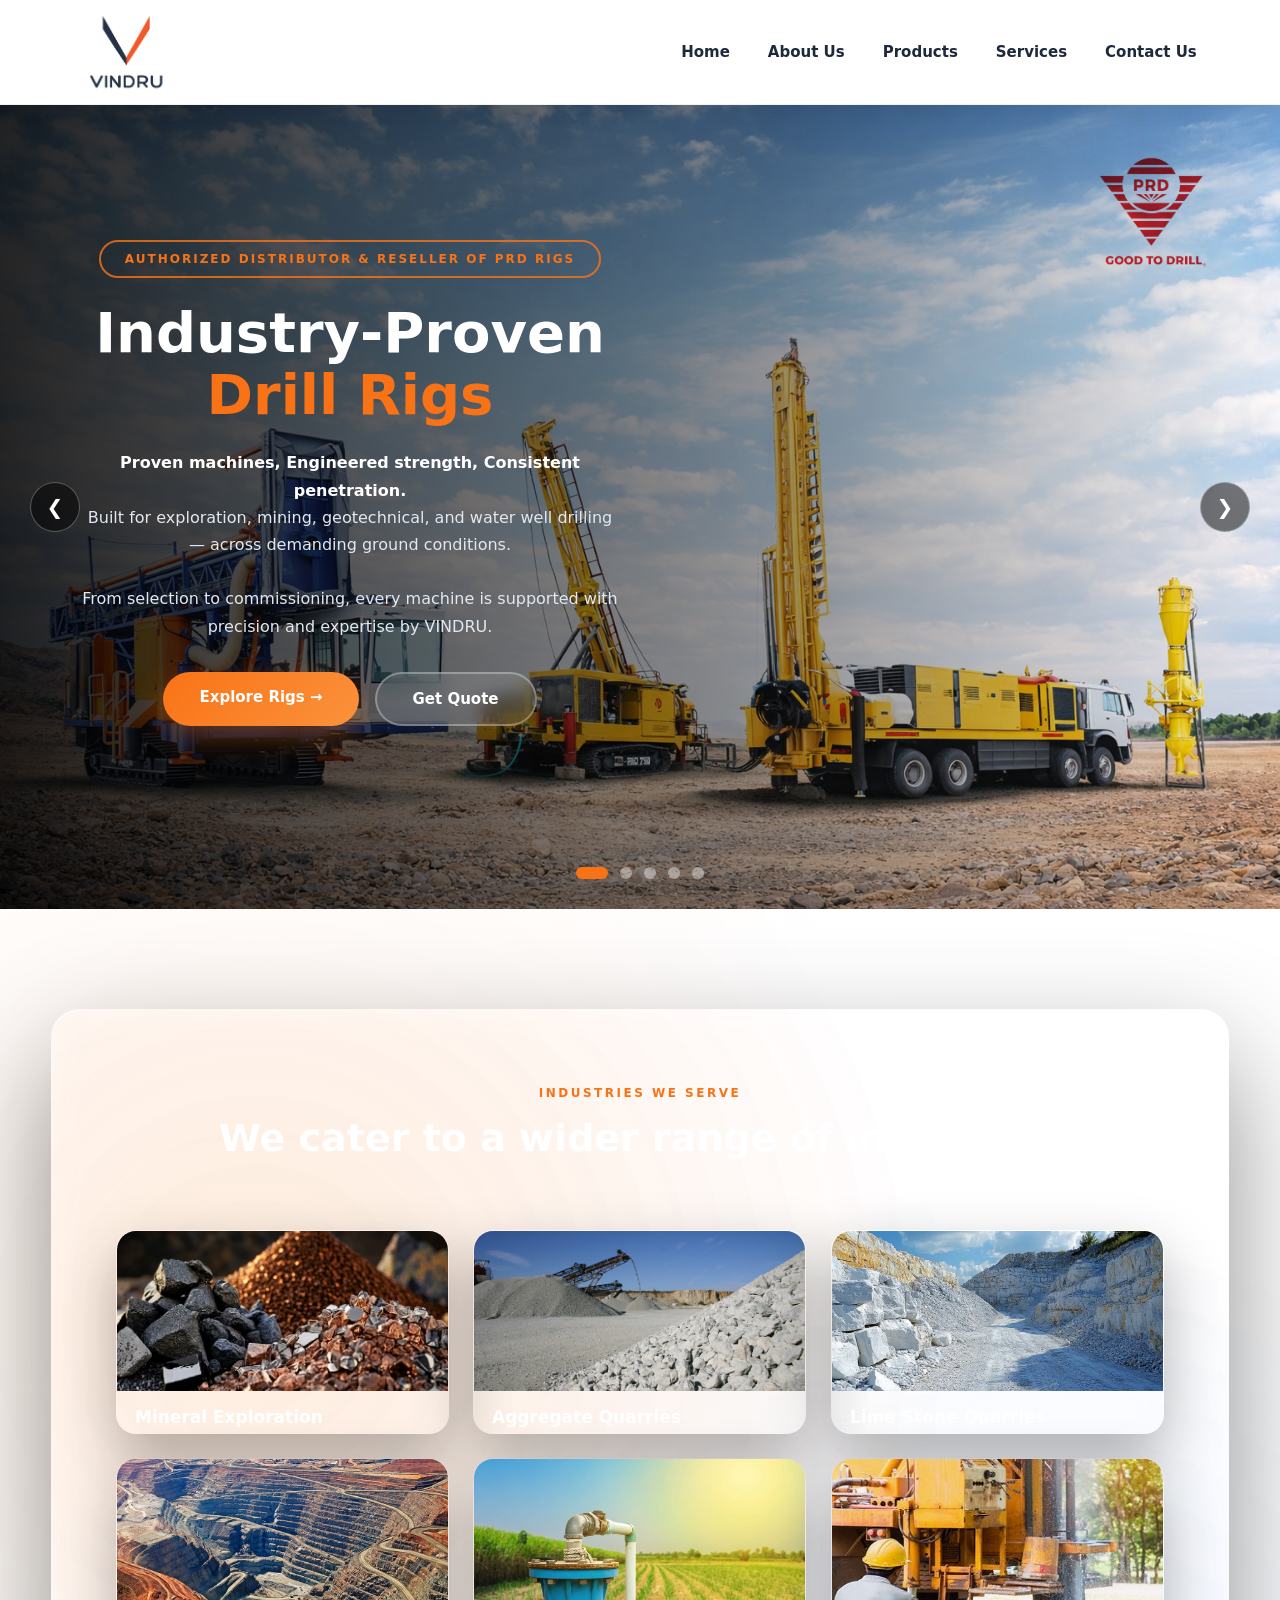
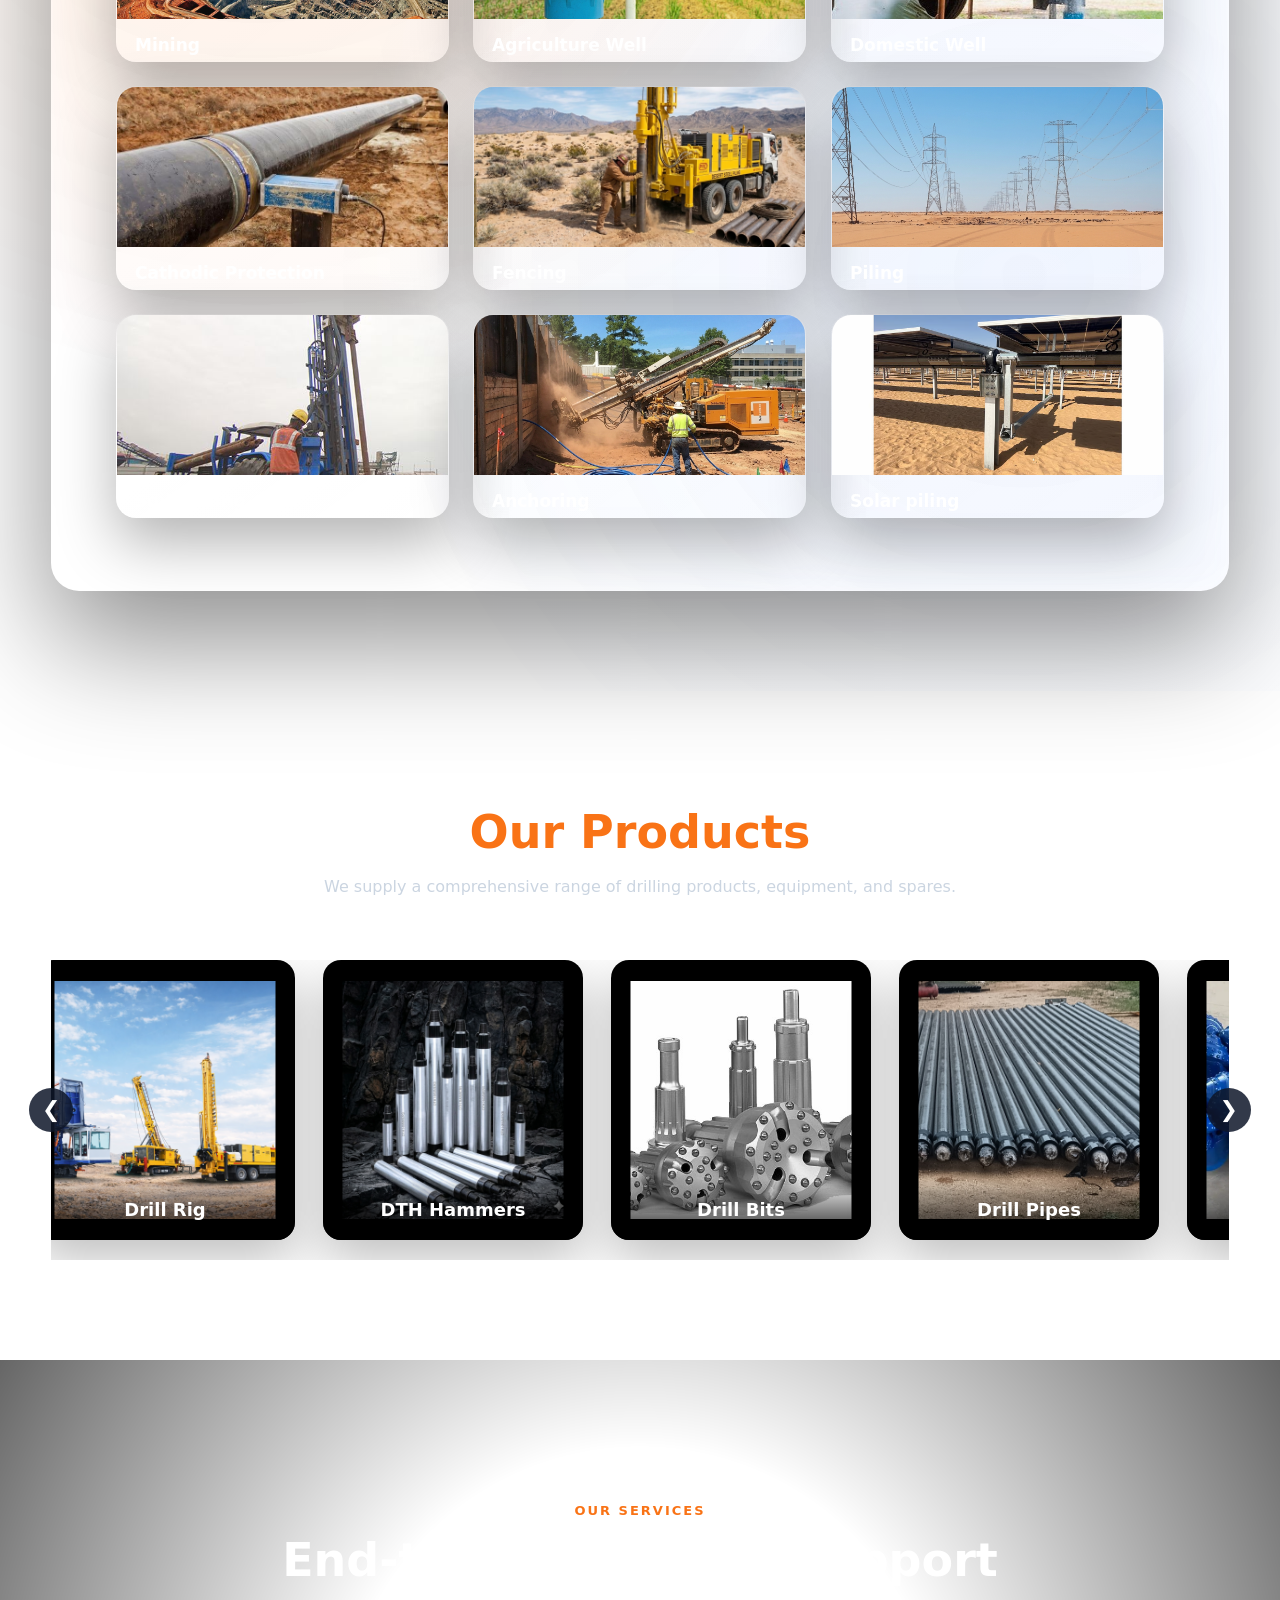
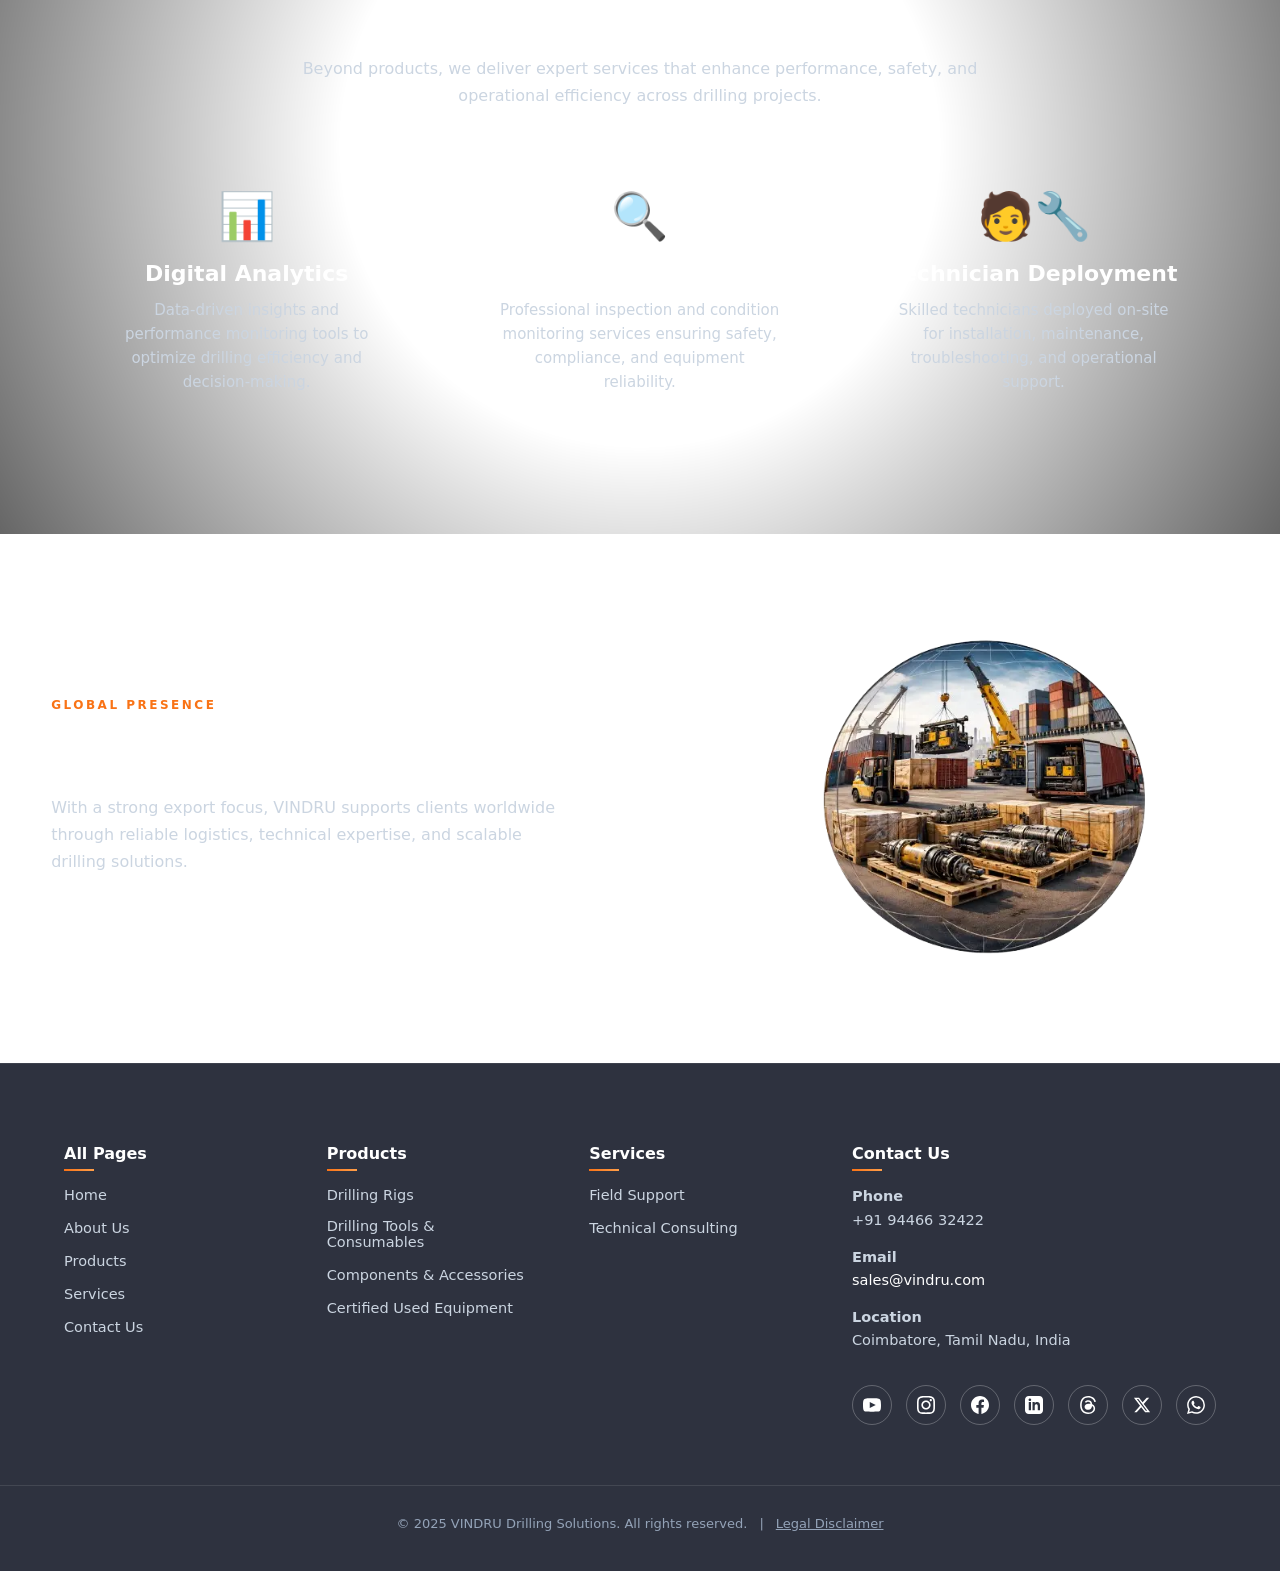
<file: index.html>
<!DOCTYPE html>
<html lang="en">
<head>
  <meta charset="UTF-8" />
  <meta name="viewport" content="width=device-width, initial-scale=1.0" />
  <meta name="description" content="VINDRU - Leading provider of industrial drilling solutions, equipment, and services for mining, construction, and water well applications worldwide.">
  <meta name="keywords" content="drilling solutions, industrial drilling, mining equipment, drill rigs, drilling tools, PRD distributor, drilling services">
  <meta name="author" content="VINDRU Drilling Solutions">
  
  <meta property="og:type" content="website">
  <meta property="og:title" content="VINDRU | Industrial Drilling Solutions">
  <meta property="og:description" content="Leading provider of drilling equipment, tools, and services for mining, construction, and water well applications.">
  <meta property="og:image" content="https://vindru.com/Vindru-LOGO-New.png">
  <meta property="og:url" content="https://vindru.com">
  
  <meta name="twitter:card" content="summary_large_image">
  <meta name="twitter:title" content="VINDRU | Industrial Drilling Solutions">
  <meta name="twitter:description" content="Professional drilling equipment and services for global industrial applications.">
  
  <link rel="icon" type="image/png" href="Vindru-LOGO-New.png">
  
  <title>VINDRU | Industrial Drilling Solutions</title>
  
  <link rel="preload" href="style.css" as="style">
  <link rel="preload" href="Vindru-LOGO-New.png" as="image">
  <link rel="preload" href="vindru-hero-1.png" as="image">
  <link rel="preload" href="vindru-hero-1-mobile.png" as="image" media="(max-width: 900px)">
  
  <link rel="stylesheet" href="style.css" />
  <link rel="stylesheet" href="mobile-fixes.css?v=3">
  <link rel="stylesheet" href="hero-carousel.css">
  
  <script type="application/ld+json">
  {
    "@context": "https://schema.org",
    "@type": "Organization",
    "name": "VINDRU Drilling Solutions",
    "url": "https://vindru.com",
    "logo": "https://vindru.com/Vindru-LOGO-New.png",
    "description": "Industrial drilling solutions provider",
    "address": {
      "@type": "PostalAddress",
      "addressLocality": "Coimbatore",
      "addressRegion": "Tamil Nadu",
      "addressCountry": "IN"
    },
    "contactPoint": {
      "@type": "ContactPoint",
      "telephone": "+91-94466-32422",
      "contactType": "Sales",
      "email": "sales@vindru.com"
    },
    "sameAs": [
      "https://www.youtube.com/channel/UCEq1wy_FFFC4MEOsQ54iNhQ",
      "https://www.instagram.com/vindru.drilling/",
      "https://www.facebook.com/profile.php?id=61580709692416",
      "https://www.linkedin.com/company/vindru/",
      "https://www.threads.net/@vindru.drilling",
      "https://x.com/vindru_drilling"
    ]
  }
  </script>
</head>
<body>

<!-- NAVBAR -->
<header class="navbar">
  <div class="nav-container">
    <div class="logo">
      <img src="Vindru-LOGO-New.png" alt="VINDRU - Industrial Drilling Solutions Logo" width="120" height="72" loading="eager">
    </div>
    <nav class="nav-links">
      <a href="index.html">Home</a>
      <a href="about.html">About Us</a>
      <a href="products-new.html">Products</a>
      <a href="services.html">Services</a>
      <a href="contact.html">Contact Us</a>
    </nav>
    <button class="menu-toggle" id="menuToggle" aria-label="Toggle navigation menu" aria-expanded="false">
      <span aria-hidden="true"></span>
      <span aria-hidden="true"></span>
      <span aria-hidden="true"></span>
    </button>
  </div>
</header>

<div class="menu-overlay" id="menuOverlay" role="dialog" aria-label="Mobile navigation menu">
  <nav class="menu-links" role="navigation">
    <a href="index.html">Home</a>
    <a href="about.html">About Us</a>
    <a href="products-new.html">Products</a>
    <a href="services.html">Services</a>
    <a href="contact.html">Contact Us</a>
  </nav>
</div>

<!-- HERO CAROUSEL - DESKTOP -->
<section class="hero-carousel">
  <div class="hero-slides-wrapper">
    <div class="hero-slide active" style="background-image: url('vindru-hero-1.png')">
      <div class="hero-gradient"></div>
      <img src="prd-logo.webp" alt="PRD Logo" class="hero-logo">
      <div class="hero-container">
        <div class="hero-badge">Authorized Distributor & Reseller of PRD RIGS</div>
        <h1 class="hero-title">Industry-Proven <span class="hero-highlight"><br>Drill Rigs</span></h1>
        <p class="hero-desc"><strong style="color:#ffffff;">Proven machines, Engineered strength, Consistent penetration.</strong><br>Built for exploration, mining, geotechnical, and water well drilling — across demanding ground conditions.<br><br>From selection to commissioning, every machine is supported with precision and expertise by VINDRU.</p>
        <div class="hero-buttons">
          <a href="products-new.html#drilling-rigs" class="hero-btn-primary">Explore Rigs →</a>
          <a href="contact.html" class="hero-btn-secondary">Get Quote</a>
        </div>
        
      </div>
    </div>
    <div class="hero-slide" style="background-image: url('hero-slide-2.png')">
      <div class="hero-gradient"></div>
      <div class="hero-container">
       
        <h1 class="hero-title">Drill Tools & <span class="hero-highlight">Components</span></h1>
        <p class="hero-desc">Complete range of drilling bits, hammers, rods, and accessories engineered for reliable penetration and consistent core recovery.</p>
        <div class="hero-buttons">
          <a href="products-new.html#drilling-tools" class="hero-btn-primary">Explore Tools →</a>
          <a href="contact.html" class="hero-btn-secondary">Get Quote</a>
        </div>
              </div>
    </div>
    <div class="hero-slide" style="background-image: url('hero-slide-3.png')">
      <div class="hero-gradient"></div>
      <div class="hero-container">
       
        <h1 class="hero-title">Engines, Pumps & <span class="hero-highlight">Compressors</span></h1>
        <p class="hero-desc">Range of air compressors, booster systems, industrial engines and water pumps designed to support drilling operations.</p>
        <div class="hero-buttons">
          <a href="products-new.html#components" class="hero-btn-primary">Explore Components →</a>
          <a href="contact.html" class="hero-btn-secondary">Get Quote</a>
        </div>
       
      </div>
    </div>
    <div class="hero-slide" style="background-image: url('vindru-hero-4.png')">
      <div class="hero-gradient"></div>
      <div class="hero-container">
       
        <h1 class="hero-title">Used <span class="hero-highlight">Equipment</span></h1>
        <p class="hero-desc">VINDRU supplies high-quality refurbished and used drilling equipment at unmatched market prices—without compromising on performance or reliability. <br> <br>Each machine is carefully inspected, restored, and performance-tested by our skilled team to ensure operational readiness and durability in demanding field conditions.</p>
        <div class="hero-buttons">
          <a href="products-new.html#used-equipment" class="hero-btn-primary">View Equipment →</a>
          <a href="contact.html" class="hero-btn-secondary">Get Quote</a>
        </div>
       
      </div>
    </div>
    <div class="hero-slide" style="background-image: url('vindru-hero-5.png')">
      <div class="hero-gradient"></div>
      <div class="hero-container">
      
        <h1 class="hero-title">Expert <span class="hero-highlight">Services</span></h1>
        <p class="hero-desc">VINDRU provides specialized Drilling Consultation, Crew Deployment, and Machine Inspection Services designed to maximize performance, reduce downtime, and improve operational efficiency. <br> <br> With deep industry expertise and skilled manpower, we support drilling contractors at every stage — from planning to execution. </p>
        <div class="hero-buttons">
          <a href="services.html" class="hero-btn-primary">Our Services →</a>
          <a href="contact.html" class="hero-btn-secondary">Get Quote</a>
        </div>
        
      </div>
    </div>
  </div>
  <button class="hero-arrow left" onclick="changeSlide(-1)">&#10094;</button>
  <button class="hero-arrow right" onclick="changeSlide(1)">&#10095;</button>
  <div class="hero-dots">
    <span class="dot active" onclick="goToSlide(0)"></span>
    <span class="dot" onclick="goToSlide(1)"></span>
    <span class="dot" onclick="goToSlide(2)"></span>
    <span class="dot" onclick="goToSlide(3)"></span>
    <span class="dot" onclick="goToSlide(4)"></span>
  </div>
</section>

<!-- MOBILE HERO - VERTICAL SCROLL -->
<div class="mobile-hero">
  <div class="mobile-hero-section">
    <div class="mobile-hero-bg"><img src="vindru-hero-1-mobile.png" alt="Drill Rigs"></div>
    <div class="mobile-hero-overlay"></div>
    <div class="mobile-hero-content">
      <div class="mobile-hero-tag">Authorized Distributor & Reseller of PRD RIGS</div>
      <h1 class="mobile-hero-title">Drill Rigs</h1>
      <p class="mobile-hero-desc">Proven machines, Engineered strength, Consistent penetration.<br>Built for exploration, mining, geotechnical, and water well drilling — across demanding ground conditions.<br> From selection to commissioning, every machine is supported with precision and expertise.</p>
    </div>
  </div>
  <div class="mobile-hero-section">
    <div class="mobile-hero-bg"><img src="vindru-hero-2-mobile.png" alt="Drill Tools"></div>
    <div class="mobile-hero-overlay"></div>
    <div class="mobile-hero-content">
      <h1 class="mobile-hero-title">Drill Tools & Components</h1>
      <p class="mobile-hero-desc">Complete range of drilling bits, hammers, rods, and accessories engineered for reliable penetration and consistent core recovery.</p>
    </div>
  </div>
  <div class="mobile-hero-section">
    <div class="mobile-hero-bg"><img src="vindru-hero-3-mobile.png" alt="Engines & Pumps"></div>
    <div class="mobile-hero-overlay"></div>
    <div class="mobile-hero-content">
      <h1 class="mobile-hero-title">Engines, Pumps & Compressors</h1>
      <p class="mobile-hero-desc">Range of air compressors, booster systems, industrial engines and water pumps designed to support drilling operations.</p>
    </div>
  </div>
  <div class="mobile-hero-section">
    <div class="mobile-hero-bg"><img src="vindru-hero-4.png" alt="Used Equipment"></div>
    <div class="mobile-hero-overlay"></div>
    <div class="mobile-hero-content">
      
      <h1 class="mobile-hero-title">Used Equipment</h1>
      <p class="mobile-hero-desc">VINDRU supplies high-quality refurbished and used drilling equipment at unmatched market prices—without compromising on performance or reliability. <br><br>Each machine is carefully inspected, restored, and performance-tested by our skilled team to ensure operational readiness and durability in demanding field conditions.</p>
    </div>
  </div>
  <div class="mobile-hero-section">
    <div class="mobile-hero-bg"><img src="vindru-hero-5-mobile.png" alt="Services"></div>
    <div class="mobile-hero-overlay"></div>
    <div class="mobile-hero-content">
      
      <h1 class="mobile-hero-title">Services</h1>
      <p class="mobile-hero-desc">VINDRU provides specialized Drilling Consultation, Crew Deployment, and Machine Inspection Services designed to maximize performance, reduce downtime, and improve operational efficiency. <br> <br> With deep industry expertise and skilled manpower, we support drilling contractors at every stage — from planning to execution.</p>
    </div>
  </div>
  <div class="mobile-hero-pagination">
    <div class="mobile-hero-dot active"></div>
    <div class="mobile-hero-dot"></div>
    <div class="mobile-hero-dot"></div>
    <div class="mobile-hero-dot"></div>
    <div class="mobile-hero-dot"></div>
  </div>
</div>

<script>
let currentSlideIndex = 0;

function changeSlide(direction) {
  const slides = document.querySelectorAll('.hero-slide');
  const dots = document.querySelectorAll('.dot');
  slides[currentSlideIndex].classList.remove('active');
  dots[currentSlideIndex].classList.remove('active');
  currentSlideIndex += direction;
  if (currentSlideIndex >= slides.length) currentSlideIndex = 0;
  if (currentSlideIndex < 0) currentSlideIndex = slides.length - 1;
  slides[currentSlideIndex].classList.add('active');
  dots[currentSlideIndex].classList.add('active');
}

function goToSlide(index) {
  const slides = document.querySelectorAll('.hero-slide');
  const dots = document.querySelectorAll('.dot');
  slides[currentSlideIndex].classList.remove('active');
  dots[currentSlideIndex].classList.remove('active');
  currentSlideIndex = index;
  slides[currentSlideIndex].classList.add('active');
  dots[currentSlideIndex].classList.add('active');
}

if (window.innerWidth <= 900) {
  const sections = document.querySelectorAll('.mobile-hero-section');
  const dots = document.querySelectorAll('.mobile-hero-dot');
  const observer = new IntersectionObserver((entries) => {
    entries.forEach(entry => {
      if (entry.isIntersecting) {
        const index = Array.from(sections).indexOf(entry.target);
        dots.forEach((dot, i) => dot.classList.toggle('active', i === index));
      }
    });
  }, { threshold: 0.5 });
  sections.forEach(section => observer.observe(section));
}
</script>

<section class="industries-section reveal section full-width" id="industries">
  <div class="industries-glass">
    <div class="industries-container">
      <div class="industries-content reveal">
        <span class="section-tag">INDUSTRIES WE SERVE</span>
        <h2>We cater to a wider range of industries</h2>
       
      </div>
      <div class="industries-grid">
        <div class="industry-card reveal">
          <img src="Mineral Exploration.png" alt="Mineral exp" loading="lazy" width="400" height="300">
          <h3>Mineral Exploration </h3>
          
        </div>
        <div class="industry-card reveal">
          <img src="Aggregate Quarries.jpg" alt="Aggregate Quarries" loading="lazy" width="400" height="300">
          <h3>Aggregate Quarries</h3>
          
        </div>
        <div class="industry-card reveal">
          <img src="Lime Stone Quarries.png" alt="Lime Stone Quarries" loading="lazy" width="400" height="300">
          <h3>Lime Stone Quarries</h3>
         
        </div>
        <div class="industry-card reveal">
          <img src="Mining.jpg" alt="Mining" loading="lazy" width="400" height="300">
          <h3>Mining </h3>
          
        </div>
        <div class="industry-card reveal">
          <img src="Agriculture Well.png" alt="Agriculture Well" loading="lazy" width="400" height="300">
          <h3>Agriculture Well</h3>
          
        </div>
        <div class="industry-card reveal">
          <img src="Domestic Well.jpg" alt="Domestic Well" loading="lazy" width="400" height="300">
          <h3>Domestic Well</h3>
          
        </div>
        <div class="industry-card reveal">
          <img src="Cathodic Protection.jpg" alt="Cathodic Protection " loading="lazy" width="400" height="300">
          <h3>Cathodic Protection</h3>
         
        </div>
        <div class="industry-card reveal">
          <img src="Fencing Piling.png" alt="Fencing" loading="lazy" width="400" height="300">
          <h3>Fencing</h3>
          
        </div>
        <div class="industry-card reveal">
          <img src="piling.png" alt="Piling" loading="lazy" width="400" height="300">
          <h3>Piling</h3>
          
        </div>
        <div class="industry-card reveal">
          <img src="Soil Testing.jpeg" alt="Soil Testing " loading="lazy" width="400" height="300">
          <h3>Soil Testing</h3>
          
        </div>
        <div class="industry-card reveal">
          <img src="Anchoring.png" alt="Anchoring" loading="lazy" width="400" height="300">
          <h3>Anchoring</h3>
          
        </div>
        <div class="industry-card reveal">
          <img src="Solar piling.png" alt="Solar piling" loading="lazy" width="400" height="300">
          <h3>Solar piling</h3>
          
        </div>
    </div>
</section>

<section class="products-section section full-width">
  <div class="container">
    <div class="products-header">
      
      <h2 class="section-title" style="color: #f97316;">Our Products</h2>
      <p class="section-subtitle">We supply a comprehensive range of drilling products, equipment, and spares.</p>
    </div>
    <div class="products-wrapper">
      <button class="scroll-btn left" aria-label="Scroll left">&#10094;</button>
      <div class="products-scroll">
        <a href="products-new.html#drilling-rigs" class="product-card reveal"><div class="product-image"><img src="vindru-hero-1.png" alt="Drill Rig" loading="lazy" width="260" height="280"></div><h3>Drill Rig</h3></a>
        <a href="products-new.html#tab-hammers" class="product-card reveal"><div class="product-image"><img src="hammer.png" alt="Hammers" loading="lazy" width="260" height="280"></div><h3>DTH Hammers</h3></a>
        <a href="products-new.html#tab-drill-bits" class="product-card reveal"><div class="product-image"><img src="DTH Bits.jpeg" alt="Drill Bits" loading="lazy" width="260" height="280"></div><h3>Drill Bits</h3></a>
        <a href="products-new.html#tab-drill-rods" class="product-card reveal"><div class="product-image"><img src="Drill Pipes.jpg" alt="Drill Pipes" loading="lazy" width="260" height="280"></div><h3>Drill Pipes</h3></a>
        <a href="products-new.html#tab-drill-bits" class="product-card reveal"><div class="product-image"><img src="ROTARY-OG.webp" alt="Rotary Tools" loading="lazy" width="260" height="280"></div><h3>Rotary Tools</h3></a>
        <a href="products-new.html#tab-compressors" class="product-card reveal"><div class="product-image"><img src="compressors-and-pumps.png" alt="Compressors & Pumps" loading="lazy" width="260" height="280"></div><h3>Compressors & Pumps</h3></a>
        <a href="products-new.html#tab-boosters-engines" class="product-card reveal"><div class="product-image"><img src="engines.png" alt="Engines" loading="lazy" width="260" height="280"></div><h3>Engines</h3></a>
        <a href="products-new.html#tab-drilling-fluids" class="product-card reveal"><div class="product-image"><img src="consumables.png" alt="Consumables" loading="lazy" width="260" height="280"></div><h3>Consumables</h3></a>
        <a href="products-new.html#tab-genuine-spares" class="product-card reveal"><div class="product-image"><img src="spares.png" alt="Other Spares" loading="lazy" width="260" height="280"></div><h3>Other Spares</h3></a>
        <a href="products-new.html#used-equipment" class="product-card reveal"><div class="product-image"><img src="vindru-hero-4.png" alt="Used Certified Equipment" loading="lazy" width="260" height="280"></div><h3>Used Certified Equipments</h3></a>
      </div>
      <button class="scroll-btn right" aria-label="Scroll right">&#10095;</button>
    </div>
</section>

<section class="services-section section full-width" id="services">
  <div class="services-header reveal">
    <span class="services-tag">OUR SERVICES</span>
    <h2 class="section-title">End-to-End Drilling Support Services</h2>
    <p class="section-subtitle">Beyond products, we deliver expert services that enhance performance, safety, and operational efficiency across drilling projects.</p>
  </div>
  <div class="services-grid">
    <div class="service-card reveal"><div class="service-icon">📊</div><h3>Digital Analytics</h3><p>Data-driven insights and performance monitoring tools to optimize drilling efficiency and decision-making.</p></div>
    <div class="service-card reveal"><div class="service-icon">🔍</div><h3>Inspection Services</h3><p>Professional inspection and condition monitoring services ensuring safety, compliance, and equipment reliability.</p></div>
    <div class="service-card reveal"><div class="service-icon">🧑🔧</div><h3>Technician Deployment</h3><p>Skilled technicians deployed on-site for installation, maintenance, troubleshooting, and operational support.</p></div>
</section>

<section class="global-section reveal section full-width">
  <div class="global-container">
    <div class="global-content">
      <span class="section-tag">GLOBAL PRESENCE</span>
      <h2>Supply Across the Globe</h2>
      <p>With a strong export focus, VINDRU supports clients worldwide through reliable logistics, technical expertise, and scalable drilling solutions. </p>
    </div>
    <div class="global-image">
      <img src="global-2.webp" alt="Global Presence Map" loading="lazy" width="600" height="450">
    </div>
</section>

<footer class="vindru-footer">
  <div class="footer-wrapper">
    <div class="footer-container">
      <div class="footer-col">
        <h4>All Pages</h4>
        <ul>
          <li><a href="index.html">Home</a></li>
          <li><a href="about.html">About Us</a></li>
          <li><a href="products-new.html">Products</a></li>
          <li><a href="services.html">Services</a></li>
          <li><a href="contact.html">Contact Us</a></li>
        </ul>
      </div>
      <div class="footer-col">
        <h4>Products</h4>
        <ul>
          <li><a href="products-new.html#vin-saver">Drilling Rigs</a></li>
          <li><a href="products-new.html#drilling-tools">Drilling Tools & Consumables</a></li>
          <li><a href="products-new.html#components">Components & Accessories</a></li>
          <li><a href="products-new.html#used-equipment">Certified Used Equipment</a></li>
        </ul>
      </div>
      <div class="footer-col">
        <h4>Services</h4>
        <ul>
          <li><a href="services.html#field-support">Field Support</a></li>
          <li><a href="services.html#technical-consulting">Technical Consulting</a></li>
        </ul>
      </div>
      <div class="footer-col footer-contact">
        <h4>Contact Us</h4>
        <p><strong>Phone</strong><br>+91 94466 32422</p>
        <p><strong>Email</strong><br><a href="mailto:sales@vindru.com">sales@vindru.com</a></p>
        <p><strong>Location</strong><br>Coimbatore, Tamil Nadu, India</p>
      <div class="footer-socials">
        <!-- YouTube -->
        <a href="https://www.youtube.com/channel/UCEq1wy_FFFC4MEOsQ54iNhQ" target="_blank" rel="noopener" aria-label="YouTube">
          <svg width="18" height="18" fill="currentColor" viewBox="0 0 24 24"><path d="M19.615 3.184c-3.604-.246-11.631-.245-15.23 0-3.897.266-4.356 2.62-4.385 8.816.029 6.185.484 8.549 4.385 8.816 3.6.245 11.626.246 15.23 0 3.897-.266 4.356-2.62 4.385-8.816-.029-6.185-.484-8.549-4.385-8.816zm-10.615 12.816v-8l8 3.993-8 4.007z"/></svg>
        </a>
        <!-- Instagram -->
        <a href="https://www.instagram.com/vindru.drilling/" target="_blank" rel="noopener" aria-label="Instagram">
          <svg width="18" height="18" fill="currentColor" viewBox="0 0 24 24"><path d="M12 2.163c3.204 0 3.584.012 4.85.07 3.252.148 4.771 1.691 4.919 4.919.058 1.265.069 1.645.069 4.849 0 3.205-.012 3.584-.069 4.849-.149 3.225-1.664 4.771-4.919 4.919-1.266.058-1.644.07-4.85.07-3.204 0-3.584-.012-4.849-.07-3.26-.149-4.771-1.699-4.919-4.92-.058-1.265-.07-1.644-.07-4.849 0-3.204.013-3.583.07-4.849.149-3.227 1.664-4.771 4.919-4.919 1.266-.057 1.645-.069 4.849-.069zm0-2.163c-3.259 0-3.667.014-4.947.072-4.358.2-6.78 2.618-6.98 6.98-.059 1.281-.073 1.689-.073 4.948 0 3.259.014 3.668.072 4.948.2 4.358 2.618 6.78 6.98 6.98 1.281.058 1.689.072 4.948.072 3.259 0 3.668-.014 4.948-.072 4.354-.2 6.782-2.618 6.979-6.98.059-1.28.073-1.689.073-4.948 0-3.259-.014-3.667-.072-4.947-.196-4.354-2.617-6.78-6.979-6.98-1.281-.059-1.69-.073-4.949-.073zm0 5.838c-3.403 0-6.162 2.759-6.162 6.162s2.759 6.163 6.162 6.163 6.162-2.759 6.162-6.163c0-3.403-2.759-6.162-6.162-6.162zm0 10.162c-2.209 0-4-1.79-4-4 0-2.209 1.791-4 4-4s4 1.791 4 4c0 2.21-1.791 4-4 4zm6.406-11.845c-.796 0-1.441.645-1.441 1.44s.645 1.44 1.441 1.44c.795 0 1.439-.645 1.439-1.44s-.644-1.44-1.439-1.44z"/></svg>
        </a>
        <!-- Facebook NEW -->
        <a href="https://www.facebook.com/profile.php?id=61580709692416" target="_blank" rel="noopener" aria-label="Facebook">
          <svg width="18" height="18" fill="currentColor" viewBox="0 0 24 24"><path d="M24 12.073c0-6.627-5.373-12-12-12s-12 5.373-12 12c0 5.99 4.388 10.954 10.125 11.854v-8.385H7.078v-3.47h3.047V9.43c0-3.007 1.792-4.669 4.533-4.669 1.312 0 2.686.235 2.686.235v2.953H15.83c-1.491 0-1.956.925-1.956 1.874v2.25h3.328l-.532 3.47h-2.796v8.385C19.612 23.027 24 18.062 24 12.073z"/></svg>
        </a>
        <!-- LinkedIn (unchanged) -->
        <a href="https://www.linkedin.com/company/vindru" target="_blank" rel="noopener" aria-label="LinkedIn">
          <svg width="18" height="18" fill="currentColor" viewBox="0 0 24 24"><path d="M19 0h-14c-2.761 0-5 2.239-5 5v14c0 2.761 2.239 5 5 5h14c2.762 0 5-2.239 5-5v-14c0-2.761-2.238-5-5-5zm-11 19h-3v-11h3v11zm-1.5-12.268c-.966 0-1.75-.79-1.75-1.764s.784-1.764 1.75-1.764 1.75.79 1.75 1.764-.783 1.764-1.75 1.764zm13.5 12.268h-3v-5.604c0-3.368-4-3.113-4 0v5.604h-3v-11h3v1.765c1.396-2.586 7-2.777 7 2.476v6.759z"/></svg>
        </a>
        <!-- Threads NEW -->
        <a href="https://www.threads.net/@vindru.drilling" target="_blank" rel="noopener" aria-label="Threads">
          <svg width="18" height="18" fill="currentColor" viewBox="0 0 24 24"><path d="M12.186 24h-.007c-3.581-.024-6.334-1.205-8.184-3.509C2.35 18.44 1.5 15.586 1.473 12.01v-.017c.027-3.579.877-6.43 2.525-8.482C5.845 1.205 8.6.024 12.18 0h.014c2.746.02 5.043.725 6.826 2.098 1.677 1.29 2.858 3.13 3.509 5.467l-2.04.569c-1.104-3.96-3.898-5.984-8.304-6.015-2.91.022-5.11.936-6.54 2.717C4.307 6.504 3.616 8.914 3.594 12c.022 3.086.713 5.496 2.051 7.164 1.43 1.783 3.631 2.698 6.54 2.717 2.623-.02 4.358-.631 5.8-2.045 1.647-1.613 1.618-3.593 1.09-4.798-.31-.71-.873-1.3-1.634-1.75-.192 1.352-.622 2.446-1.284 3.272-.886 1.102-2.14 1.704-3.73 1.79-1.202.065-2.361-.218-3.259-.801-1.063-.689-1.685-1.74-1.752-2.964-.065-1.19.408-2.285 1.33-3.082.88-.76 2.119-1.207 3.583-1.291a13.853 13.853 0 0 1 3.02.142c-.126-.742-.375-1.332-.75-1.757-.513-.586-1.308-.883-2.359-.89h-.029c-.844 0-1.992.232-2.721 1.32L7.734 7.847c.98-1.454 2.568-2.256 4.478-2.256h.044c3.194.02 5.097 1.975 5.287 5.388.108.046.216.094.321.142 1.49.7 2.58 1.761 3.154 3.07.797 1.829.871 4.83-1.548 7.158C17.506 23.088 15.363 23.98 12.186 24z"/></svg>
        </a>
        <!-- X/Twitter -->
        <a href="https://x.com/vindru_drilling" target="_blank" rel="noopener" aria-label="X (Twitter)">
          <svg width="18" height="18" fill="currentColor" viewBox="0 0 24 24"><path d="M18.244 2.25h3.308l-7.227 8.26 8.502 11.24H16.17l-5.214-6.817L4.99 21.75H1.68l7.73-8.835L1.254 2.25H8.08l4.713 6.231zm-1.161 17.52h1.833L7.084 4.126H5.117z"/></svg>
        </a>
        <!-- WhatsApp -->
        <a href="https://wa.me/919446632422" target="_blank" rel="noopener" aria-label="WhatsApp">
          <svg width="18" height="18" fill="currentColor" viewBox="0 0 24 24"><path d="M17.472 14.382c-.297-.149-1.758-.867-2.03-.967-.273-.099-.471-.148-.67.15-.197.297-.767.966-.94 1.164-.173.199-.347.223-.644.075-.297-.15-1.255-.463-2.39-1.475-.883-.788-1.48-1.761-1.653-2.059-.173-.297-.018-.458.13-.606.134-.133.298-.347.446-.52.149-.174.198-.298.298-.497.099-.198.05-.371-.025-.52-.075-.149-.669-1.612-.916-2.207-.242-.579-.487-.5-.669-.51-.173-.008-.371-.01-.57-.01-.198 0-.52.074-.792.372-.272.297-1.04 1.016-1.04 2.479 0 1.462 1.065 2.875 1.213 3.074.149.198 2.096 3.2 5.077 4.487.709.306 1.262.489 1.694.625.712.227 1.36.195 1.871.118.571-.085 1.758-.719 2.006-1.413.248-.694.248-1.289.173-1.413-.074-.124-.272-.198-.57-.347m-5.421 7.403h-.004a9.87 9.87 0 01-5.031-1.378l-.361-.214-3.741.982.998-3.648-.235-.374a9.86 9.86 0 01-1.51-5.26c.001-5.45 4.436-9.884 9.888-9.884 2.64 0 5.122 1.03 6.988 2.898a9.825 9.825 0 012.893 6.994c-.003 5.45-4.437 9.884-9.885 9.884m8.413-18.297A11.815 11.815 0 0012.05 0C5.495 0 .16 5.335.157 11.892c0 2.096.547 4.142 1.588 5.945L.057 24l6.305-1.654a11.882 11.882 0 005.683 1.448h.005c6.554 0 11.89-5.335 11.893-11.893a11.821 11.821 0 00-3.48-8.413z"/></svg>
        </a>
      </div>
      </div>
    </div>
    <div class="footer-bottom">
      © 2025 VINDRU Drilling Solutions. All rights reserved.
      <span class="footer-separator">|</span>
      <button id="openLegal" class="footer-legal-link">Legal Disclaimer</button>
    </div>
  </div>
</footer>

<!-- Legal Disclaimer Modal -->
<div id="legalModal" class="legal-modal">
  <div class="legal-box">
    <button class="legal-close" id="closeLegal">&times;</button>
    <h2>Legal Disclaimer</h2>
    <div class="legal-scroll">
      <h4>Legal Disclaimer</h4>
      <p>VINDRU (Vindru Drilling Solutions Corp) provides access to information and materials (the "Information") on www.vindru.com, subject to the Terms of Use and this Disclaimer. By accessing or using this Website, you acknowledge and agree to be bound by the Terms of Use and this Disclaimer. If you do not agree with these terms, you are advised not to access or use the Website.</p>
      <h4>Copyright</h4>
      <p>© Vindru Drilling Solutions Corp. 2025. All rights reserved. Except as expressly permitted in this Website, no part of the information or content may be reproduced, distributed, or transmitted in any form or by any means without the prior written consent of VINDRU.</p>
      <h4>Trademarks</h4>
      <p>VINDRU, including the VINDRU name, logos, graphics, service marks, and "vindru.com," are trademarks of VINDRU. Except as expressly permitted herein, these trademarks may not be used without prior written authorization from VINDRU.</p>
      <h4>Website Access and Use</h4>
      <p>Subject to the terms and conditions outlined in the Terms of Use and this Disclaimer, VINDRU grants you a limited, non-exclusive, non-transferable, and restricted right to access, use, and display this Website and its contents.</p>
      <h4>Third-Party Links</h4>
      <p>This Website may contain links to third-party websites that are not under the control of VINDRU. VINDRU assumes no responsibility or liability for the content, accuracy, or functionality of any external websites accessible through such links.</p>
      <h4>Governing Law and Jurisdiction</h4>
      <p>By accessing this Website, you agree that all matters arising out of or relating to this Website, including any disputes involving VINDRU, shall be governed by the laws of the Republic of India. You also agree to submit to the exclusive jurisdiction of the courts located in Coimbatore, Tamil Nadu.</p>
    </div>
  </div>
</div>

<script>
const elements = document.querySelectorAll('.reveal, .reveal-left, .reveal-right, .reveal-delay');
const observer = new IntersectionObserver(entries => { entries.forEach(entry => { if (entry.isIntersecting) { entry.target.classList.add('active'); observer.unobserve(entry.target); } }); }, { threshold: 0.15 });
elements.forEach(el => observer.observe(el));
</script>

<script src="products-scroll.js"></script>
<script src="reveal.js"></script>

<script>
const toggle = document.getElementById("menuToggle");
const overlay = document.getElementById("menuOverlay");
toggle.addEventListener("click", () => { overlay.classList.toggle("active"); });
overlay.addEventListener("click", () => { overlay.classList.remove("active"); });
</script>

<script>
const openLegal = document.getElementById("openLegal");
const closeLegal = document.getElementById("closeLegal");
const modal = document.getElementById("legalModal");

if(openLegal && closeLegal && modal) {
  openLegal.onclick = () => modal.classList.add("active");
  closeLegal.onclick = () => modal.classList.remove("active");
  modal.onclick = e => {
    if(e.target === modal) modal.classList.remove("active");
  };
}
</script>

</body>
</html>
</file>
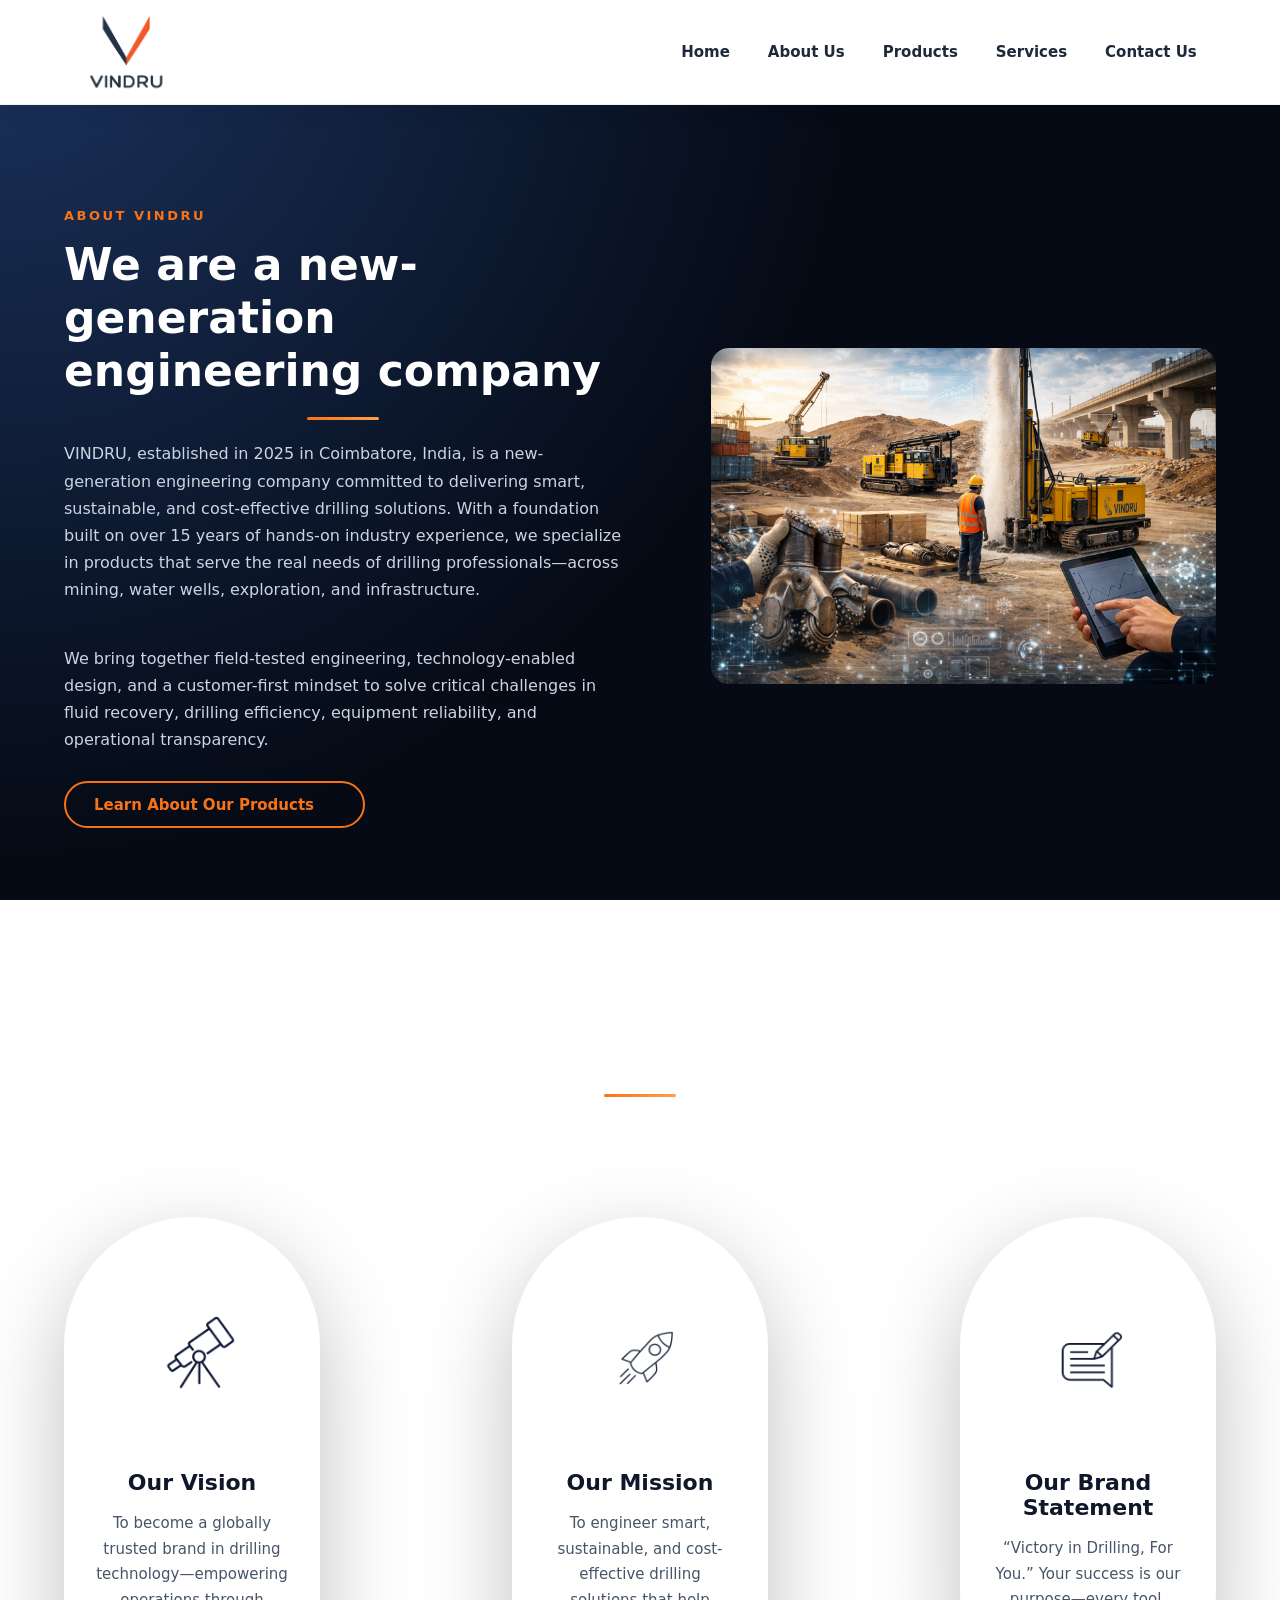
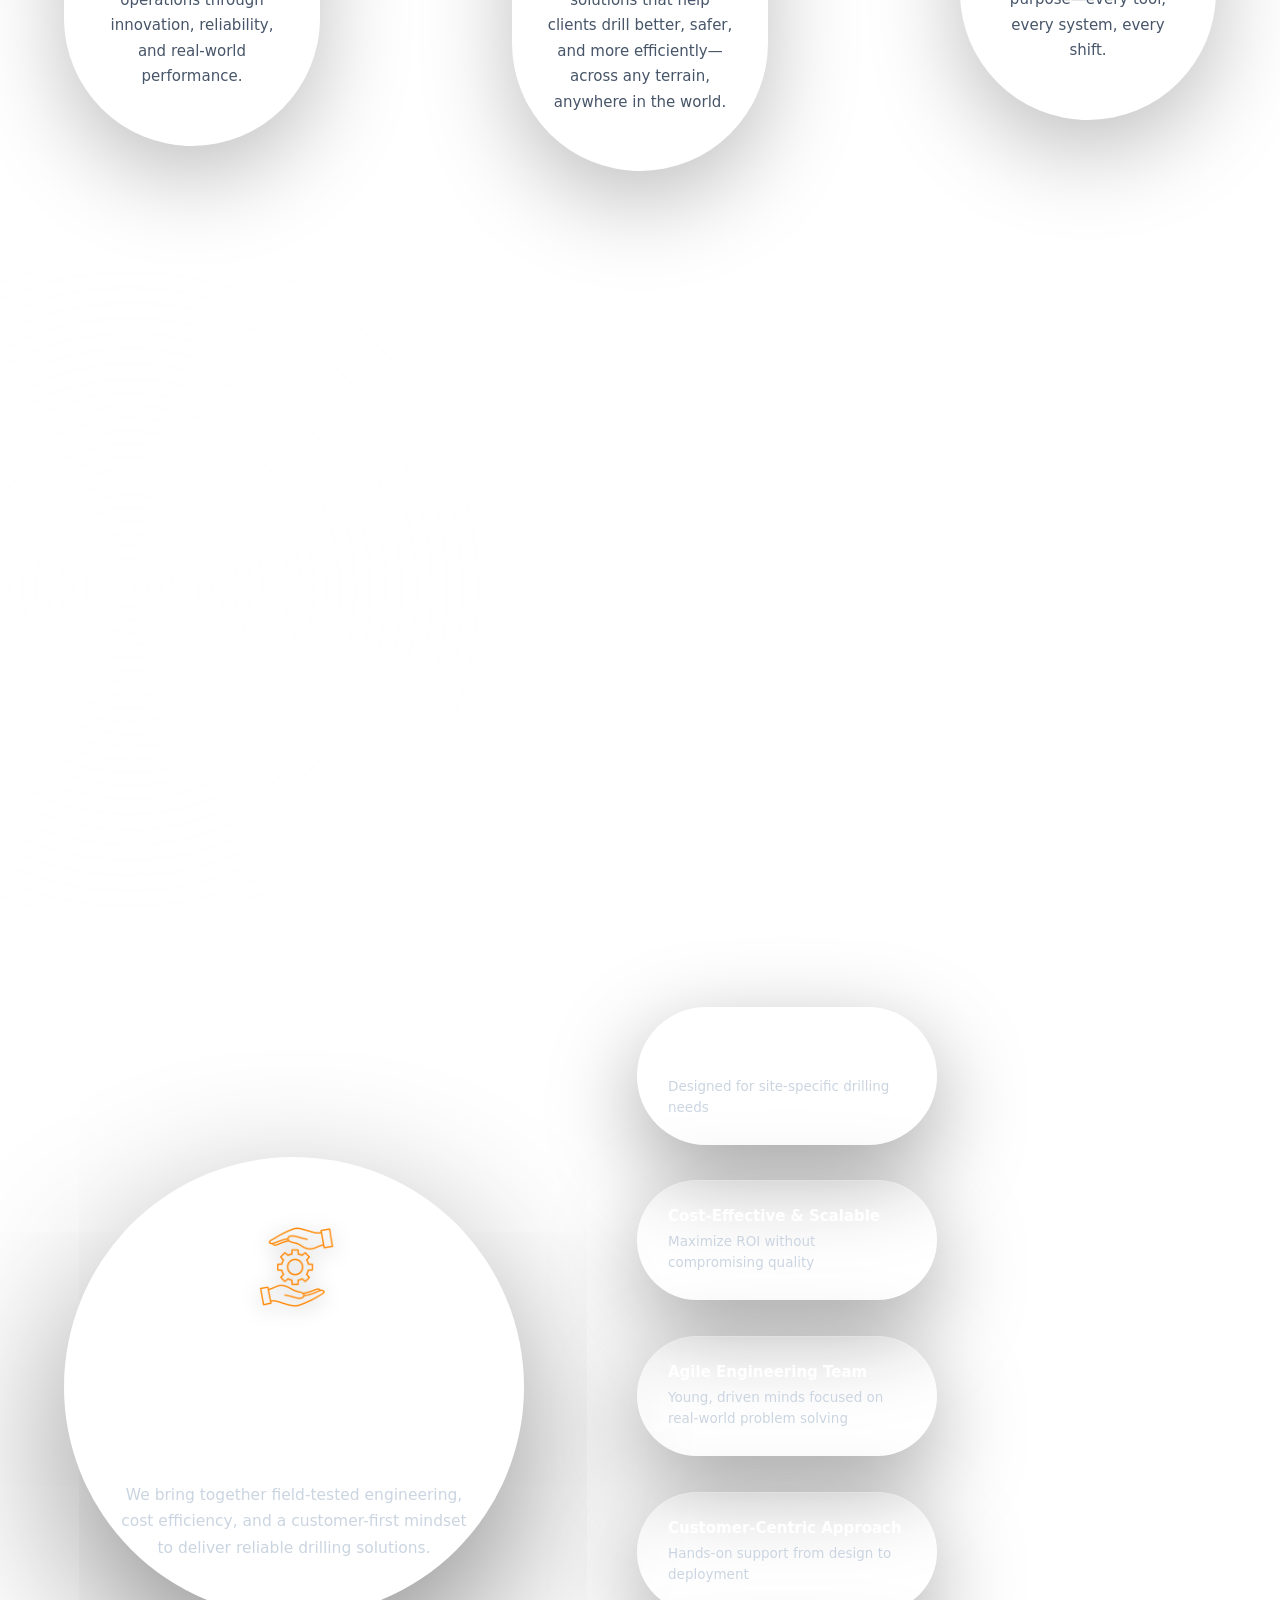
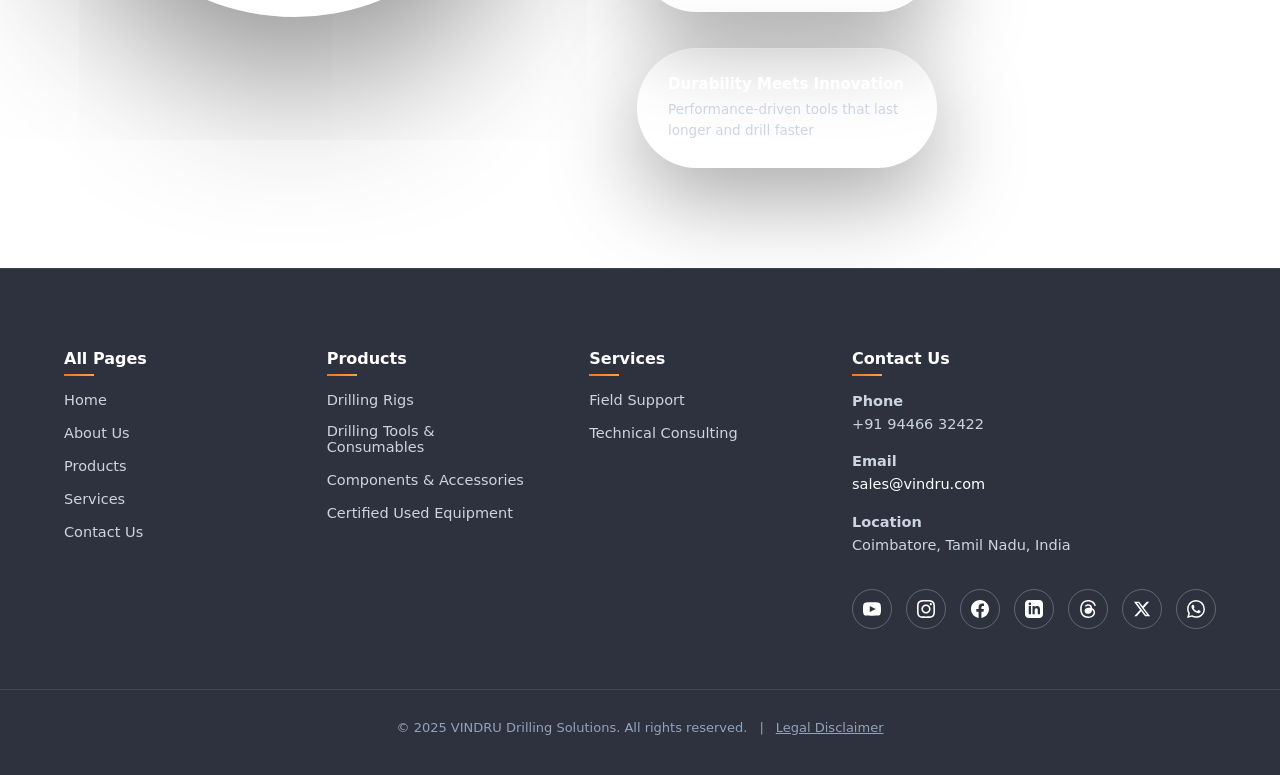
<file: about.html>
<!DOCTYPE html>
<html lang="en">
<head>
  <meta charset="UTF-8" />
  <meta name="viewport" content="width=device-width, initial-scale=1.0" />
  <meta name="description" content="Learn about VINDRU - A new-generation engineering company delivering smart, sustainable drilling solutions. Discover our vision, mission, and commitment to excellence.">
  <meta name="keywords" content="VINDRU about, drilling company, engineering solutions, drilling technology, industrial equipment, mining solutions">
  <meta name="author" content="VINDRU Drilling Solutions">
  
  <!-- Open Graph / Social Media -->
  <meta property="og:type" content="website">
  <meta property="og:title" content="About VINDRU | Industrial Drilling Solutions">
  <meta property="og:description" content="New-generation engineering company committed to delivering smart, sustainable, and cost-effective drilling solutions worldwide.">
  <meta property="og:image" content="https://vindru.com/Vindru-LOGO-New.png">
  <meta property="og:url" content="https://vindru.com/about.html">
  
  <!-- Twitter Card -->
  <meta name="twitter:card" content="summary_large_image">
  <meta name="twitter:title" content="About VINDRU | Industrial Drilling Solutions">
  <meta name="twitter:description" content="New-generation engineering company delivering smart drilling solutions.">
  
  <!-- Favicon -->
  <link rel="icon" type="image/png" href="Vindru-LOGO-New.png">
  
  <title>About Us | VINDRU - Industrial Drilling Solutions</title>
  
  <!-- Preload critical assets -->
  <link rel="preload" href="style.css" as="style">
  <link rel="preload" href="about.css" as="style">

  <!-- Global Styles -->
  <link rel="stylesheet" href="style.css">
  <link rel="stylesheet" href="about.css">
</head>

<body>

<!-- ================= NAVBAR ================= -->
<header class="navbar">
  <div class="nav-container">

    <div class="logo">
      <img src="Vindru-LOGO-New.png" alt="VINDRU">
    </div>

    <!-- DESKTOP MENU -->
    <nav class="nav-links">
      <a href="index.html">Home</a>
      <a href="about.html">About Us</a>
      <a href="products-new.html">Products</a>
      <a href="services.html">Services</a>
      <a href="contact.html">Contact Us</a>
    </nav>

    <!-- MOBILE HAMBURGER -->
    <div class="menu-toggle" id="menuToggle">
      <span></span>
      <span></span>
      <span></span>
    </div>

  </div>
</header>

<div class="menu-overlay" id="menuOverlay">
  <nav class="menu-links">
    <a href="index.html">Home</a>
    <a href="about.html">About Us</a>
    <a href="products-new.html">Products</a>
    <a href="services.html">Services</a>
    <a href="contact.html">Contact Us</a>
  </nav>
</div>

<main class="about-page">

<!-- ================= ABOUT VINDRU ================= -->
<section class="about-hero section full-width">
  <div class="container about-hero-grid">

    <!-- TEXT FROM LEFT -->
    <div class="about-hero-content reveal reveal-left">
      <span class="section-tag">ABOUT VINDRU</span>

      <h2>We are a new-generation engineering company</h2>
      <div class="accent-line"></div>

      <p>
        VINDRU, established in 2025 in Coimbatore, India, is a new-generation engineering company committed to delivering smart, sustainable, and cost-effective drilling solutions. With a foundation built on over 15 years of hands-on industry experience, we specialize in products that serve the real needs of drilling professionals—across mining, water wells, exploration, and infrastructure.
      </p>
        <br>
      <p>
        We bring together field-tested engineering, technology-enabled design, and a customer-first mindset to solve critical challenges in fluid recovery, drilling efficiency, equipment reliability, and operational transparency. 
      </p>

      <div class="about-cta">
        <a href="products-new.html" class="btn-outline">Learn About Our Products</a>
      </div>
    </div>

    <!-- IMAGE FROM RIGHT -->
    <div class="about-hero-image reveal reveal-right delay-1">
      <img src="about us.png" alt="VINDRU Engineering Operations" loading="lazy" width="600" height="400">
    </div>

  </div>
</section>

<!-- ================= WHAT VINDRU MEANS ================= -->
<!-- ================= WHAT VINDRU MEANS ================= -->
<section class="about-vision-mission section full-width">
  <div class="container vm-header">

    <h2 class="section-heading reveal">What VINDRU Means</h2>
    <div class="accent-line reveal delay-1"></div>

    <div class="vision-mission-grid">

      <div class="vm-card reveal reveal-scale delay-1">
        <div class="vm-illustration">
          <img src="vision.png" alt="Our Vision" loading="lazy" width="200" height="200">
        </div>
        <h3>Our Vision</h3>
        <p>
          To become a globally trusted brand in drilling technology—empowering operations
          through innovation, reliability, and real-world performance.
        </p>
      </div>

      <div class="vm-card reveal reveal-scale delay-2">
        <div class="vm-illustration">
          <img src="mission.png" alt="Our Mission" loading="lazy" width="200" height="200">
        </div>
        <h3>Our Mission</h3>
        <p>
          To engineer smart, sustainable, and cost-effective drilling solutions that help clients drill better, safer, and more efficiently—across any terrain, anywhere in the world.
        </p>
      </div>

      <div class="vm-card reveal reveal-scale delay-3">
        <div class="vm-illustration">
          <img src="state.png" alt="Our Brand Statement" loading="lazy" width="200" height="200">
        </div>
        <h3>Our Brand Statement</h3>
        <p>
          “Victory in Drilling, For You.”  
          Your success is our purpose—every tool, every system, every shift.
        </p>
      </div>

    </div>

  </div>
</section>

<!-- ================= WHY VINDRU ================= -->
<section class="about-why section full-width">
  <div class="container why-layout">

    <!-- IMAGE FROM LEFT -->
    <div class="why-visual reveal reveal-left">
      <img src="why.png" alt="Why VINDRU" loading="lazy" width="460" height="460">
    </div>

    <!-- CONTENT FROM RIGHT -->
    <div class="why-content reveal reveal-right delay-1">
      <h2>Why VINDRU</h2>
      

      <div class="why-item reveal delay-2">
        <h3>Quality</h3>
        <p>Our products are manufactured to the highest standards of craftsmanship.</p>
      </div>

      <div class="why-item reveal delay-3">
        <h3>Innovation</h3>
        <p>Continuously evolving to integrate the latest advancements in drilling technology.</p>
      </div>

      <div class="why-item reveal delay-4">
        <h3>Customer Focus</h3>
        <p>Prioritizing your satisfaction in every aspect of our operations.</p>
      </div>
    </div>

  </div>
</section>

<!-- ================= UNIQUE VALUE ================= -->
<section class="unique-value section full-width">
  <div class="container uv-wrapper">

    <!-- LEFT -->
    <div class="uv-left reveal reveal-scale">
      <div class="uv-main-circle">
        <div class="uv-main-content">
          <img src="unique.png" alt="Value Icon" class="uv-main-image" loading="lazy" width="120" height="120">

          <h2>Our Unique<br>Value Proposition</h2>
          

          <p>
            We bring together field-tested engineering, cost efficiency,
            and a customer-first mindset to deliver reliable drilling solutions.
          </p>
        </div>
      </div>
    </div>

    <!-- RIGHT -->
    <div class="uv-right">

      <div class="uv-pill reveal delay-1">
        <h4>Custom Engineered Solutions</h4>
        <p>Designed for site-specific drilling needs</p>
      </div>

      <div class="uv-pill reveal delay-2">
        <h4>Cost-Effective & Scalable</h4>
        <p>Maximize ROI without compromising quality</p>
      </div>

      

      <div class="uv-pill reveal delay-4">
        <h4>Agile Engineering Team</h4>
        <p>Young, driven minds focused on real-world problem solving</p>
      </div>

      <div class="uv-pill reveal delay-4">
        <h4>Customer-Centric Approach</h4>
        <p>Hands-on support from design to deployment</p>
      </div>

      <div class="uv-pill reveal delay-3">
        <h4>Durability Meets Innovation</h4>
        <p>Performance-driven tools that last longer and drill faster</p>
      </div>

    </div>

  </div>
</section>

<!-- ================= CONTACT ================= -->
<footer class="vindru-footer">

  <div class="footer-container">

    <!-- ALL PAGES -->
    <div class="footer-col">
      <h4>All Pages</h4>
      <ul>
        <li><a href="index.html">Home</a></li>
        <li><a href="about.html">About Us</a></li>
        <li><a href="products-new.html">Products</a></li>
        <li><a href="services.html">Services</a></li>
        <li><a href="contact.html">Contact Us</a></li>
      </ul>
    </div>

    <!-- PRODUCTS -->
    <div class="footer-col">
      <h4>Products</h4>
      <ul>
        <li><a href="products-new.html#vin-saver">Drilling Rigs</a></li>
        <li><a href="products-new.html#drilling-tools">Drilling Tools & Consumables</a></li>
        <li><a href="products-new.html#components">Components & Accessories</a></li>
        <li><a href="products-new.html#used-equipment">Certified Used Equipment</a></li>
      </ul>
    </div>

    <!-- SERVICES -->
    <div class="footer-col">
      <h4>Services</h4>
      <ul>
        <li><a href="services.html#field-support">Field Support</a></li>
        <li><a href="services.html#technical-consulting">Technical Consulting</a></li>
      </ul>
    </div>

    <!-- CONTACT -->
    <div class="footer-col footer-contact">
      <h4>Contact Us</h4>

      <p><strong>Phone</strong><br>+91 94466 32422</p>
      <p><strong>Email</strong><br><a href="mailto:sales@vindru.com">sales@vindru.com</a></p>
      <p><strong>Location</strong><br>Coimbatore, Tamil Nadu, India</p>

      <div class="footer-socials">
        <!-- YouTube -->
        <a href="https://www.youtube.com/channel/UCEq1wy_FFFC4MEOsQ54iNhQ" target="_blank" rel="noopener" aria-label="YouTube">
          <svg width="18" height="18" fill="currentColor" viewBox="0 0 24 24"><path d="M19.615 3.184c-3.604-.246-11.631-.245-15.23 0-3.897.266-4.356 2.62-4.385 8.816.029 6.185.484 8.549 4.385 8.816 3.6.245 11.626.246 15.23 0 3.897-.266 4.356-2.62 4.385-8.816-.029-6.185-.484-8.549-4.385-8.816zm-10.615 12.816v-8l8 3.993-8 4.007z"/></svg>
        </a>
        <!-- Instagram -->
        <a href="https://www.instagram.com/vindru.drilling/" target="_blank" rel="noopener" aria-label="Instagram">
          <svg width="18" height="18" fill="currentColor" viewBox="0 0 24 24"><path d="M12 2.163c3.204 0 3.584.012 4.85.07 3.252.148 4.771 1.691 4.919 4.919.058 1.265.069 1.645.069 4.849 0 3.205-.012 3.584-.069 4.849-.149 3.225-1.664 4.771-4.919 4.919-1.266.058-1.644.07-4.85.07-3.204 0-3.584-.012-4.849-.07-3.26-.149-4.771-1.699-4.919-4.92-.058-1.265-.07-1.644-.07-4.849 0-3.204.013-3.583.07-4.849.149-3.227 1.664-4.771 4.919-4.919 1.266-.057 1.645-.069 4.849-.069zm0-2.163c-3.259 0-3.667.014-4.947.072-4.358.2-6.78 2.618-6.98 6.98-.059 1.281-.073 1.689-.073 4.948 0 3.259.014 3.668.072 4.948.2 4.358 2.618 6.78 6.98 6.98 1.281.058 1.689.072 4.948.072 3.259 0 3.668-.014 4.948-.072 4.354-.2 6.782-2.618 6.979-6.98.059-1.28.073-1.689.073-4.948 0-3.259-.014-3.667-.072-4.947-.196-4.354-2.617-6.78-6.979-6.98-1.281-.059-1.69-.073-4.949-.073zm0 5.838c-3.403 0-6.162 2.759-6.162 6.162s2.759 6.163 6.162 6.163 6.162-2.759 6.162-6.163c0-3.403-2.759-6.162-6.162-6.162zm0 10.162c-2.209 0-4-1.79-4-4 0-2.209 1.791-4 4-4s4 1.791 4 4c0 2.21-1.791 4-4 4zm6.406-11.845c-.796 0-1.441.645-1.441 1.44s.645 1.44 1.441 1.44c.795 0 1.439-.645 1.439-1.44s-.644-1.44-1.439-1.44z"/></svg>
        </a>
        <!-- Facebook NEW -->
        <a href="https://www.facebook.com/profile.php?id=61580709692416" target="_blank" rel="noopener" aria-label="Facebook">
          <svg width="18" height="18" fill="currentColor" viewBox="0 0 24 24"><path d="M24 12.073c0-6.627-5.373-12-12-12s-12 5.373-12 12c0 5.99 4.388 10.954 10.125 11.854v-8.385H7.078v-3.47h3.047V9.43c0-3.007 1.792-4.669 4.533-4.669 1.312 0 2.686.235 2.686.235v2.953H15.83c-1.491 0-1.956.925-1.956 1.874v2.25h3.328l-.532 3.47h-2.796v8.385C19.612 23.027 24 18.062 24 12.073z"/></svg>
        </a>
        <!-- LinkedIn (unchanged) -->
        <a href="https://www.linkedin.com/company/vindru" target="_blank" rel="noopener" aria-label="LinkedIn">
          <svg width="18" height="18" fill="currentColor" viewBox="0 0 24 24"><path d="M19 0h-14c-2.761 0-5 2.239-5 5v14c0 2.761 2.239 5 5 5h14c2.762 0 5-2.239 5-5v-14c0-2.761-2.238-5-5-5zm-11 19h-3v-11h3v11zm-1.5-12.268c-.966 0-1.75-.79-1.75-1.764s.784-1.764 1.75-1.764 1.75.79 1.75 1.764-.783 1.764-1.75 1.764zm13.5 12.268h-3v-5.604c0-3.368-4-3.113-4 0v5.604h-3v-11h3v1.765c1.396-2.586 7-2.777 7 2.476v6.759z"/></svg>
        </a>
        <!-- Threads NEW -->
        <a href="https://www.threads.net/@vindru.drilling" target="_blank" rel="noopener" aria-label="Threads">
          <svg width="18" height="18" fill="currentColor" viewBox="0 0 24 24"><path d="M12.186 24h-.007c-3.581-.024-6.334-1.205-8.184-3.509C2.35 18.44 1.5 15.586 1.473 12.01v-.017c.027-3.579.877-6.43 2.525-8.482C5.845 1.205 8.6.024 12.18 0h.014c2.746.02 5.043.725 6.826 2.098 1.677 1.29 2.858 3.13 3.509 5.467l-2.04.569c-1.104-3.96-3.898-5.984-8.304-6.015-2.91.022-5.11.936-6.54 2.717C4.307 6.504 3.616 8.914 3.594 12c.022 3.086.713 5.496 2.051 7.164 1.43 1.783 3.631 2.698 6.54 2.717 2.623-.02 4.358-.631 5.8-2.045 1.647-1.613 1.618-3.593 1.09-4.798-.31-.71-.873-1.3-1.634-1.75-.192 1.352-.622 2.446-1.284 3.272-.886 1.102-2.14 1.704-3.73 1.79-1.202.065-2.361-.218-3.259-.801-1.063-.689-1.685-1.74-1.752-2.964-.065-1.19.408-2.285 1.33-3.082.88-.76 2.119-1.207 3.583-1.291a13.853 13.853 0 0 1 3.02.142c-.126-.742-.375-1.332-.75-1.757-.513-.586-1.308-.883-2.359-.89h-.029c-.844 0-1.992.232-2.721 1.32L7.734 7.847c.98-1.454 2.568-2.256 4.478-2.256h.044c3.194.02 5.097 1.975 5.287 5.388.108.046.216.094.321.142 1.49.7 2.58 1.761 3.154 3.07.797 1.829.871 4.83-1.548 7.158C17.506 23.088 15.363 23.98 12.186 24z"/></svg>
        </a>
        <!-- X/Twitter -->
        <a href="https://x.com/vindru_drilling" target="_blank" rel="noopener" aria-label="X (Twitter)">
          <svg width="18" height="18" fill="currentColor" viewBox="0 0 24 24"><path d="M18.244 2.25h3.308l-7.227 8.26 8.502 11.24H16.17l-5.214-6.817L4.99 21.75H1.68l7.73-8.835L1.254 2.25H8.08l4.713 6.231zm-1.161 17.52h1.833L7.084 4.126H5.117z"/></svg>
        </a>
        <!-- WhatsApp -->
        <a href="https://wa.me/919446632422" target="_blank" rel="noopener" aria-label="WhatsApp">
          <svg width="18" height="18" fill="currentColor" viewBox="0 0 24 24"><path d="M17.472 14.382c-.297-.149-1.758-.867-2.03-.967-.273-.099-.471-.148-.67.15-.197.297-.767.966-.94 1.164-.173.199-.347.223-.644.075-.297-.15-1.255-.463-2.39-1.475-.883-.788-1.48-1.761-1.653-2.059-.173-.297-.018-.458.13-.606.134-.133.298-.347.446-.52.149-.174.198-.298.298-.497.099-.198.05-.371-.025-.52-.075-.149-.669-1.612-.916-2.207-.242-.579-.487-.5-.669-.51-.173-.008-.371-.01-.57-.01-.198 0-.52.074-.792.372-.272.297-1.04 1.016-1.04 2.479 0 1.462 1.065 2.875 1.213 3.074.149.198 2.096 3.2 5.077 4.487.709.306 1.262.489 1.694.625.712.227 1.36.195 1.871.118.571-.085 1.758-.719 2.006-1.413.248-.694.248-1.289.173-1.413-.074-.124-.272-.198-.57-.347m-5.421 7.403h-.004a9.87 9.87 0 01-5.031-1.378l-.361-.214-3.741.982.998-3.648-.235-.374a9.86 9.86 0 01-1.51-5.26c.001-5.45 4.436-9.884 9.888-9.884 2.64 0 5.122 1.03 6.988 2.898a9.825 9.825 0 012.893 6.994c-.003 5.45-4.437 9.884-9.885 9.884m8.413-18.297A11.815 11.815 0 0012.05 0C5.495 0 .16 5.335.157 11.892c0 2.096.547 4.142 1.588 5.945L.057 24l6.305-1.654a11.882 11.882 0 005.683 1.448h.005c6.554 0 11.89-5.335 11.893-11.893a11.821 11.821 0 00-3.48-8.413z"/></svg>
        </a>
      </div>
    </div>

  </div>

  <div class="footer-bottom">
    © 2025 VINDRU Drilling Solutions. All rights reserved.
    <span class="footer-separator">|</span>
    <button id="openLegal" class="footer-legal-link">Legal Disclaimer</button>
  </div>

</footer>

<!-- Legal Disclaimer Modal -->
<div id="legalModal" class="legal-modal">
  <div class="legal-box">
    <button class="legal-close" id="closeLegal">&times;</button>
    <h2>Legal Disclaimer</h2>
    <div class="legal-scroll">
      <h4>Legal Disclaimer</h4>
      <p>VINDRU (Vindru Drilling Solutions Corp) provides access to information and materials (the "Information") on www.vindru.com, subject to the Terms of Use and this Disclaimer. By accessing or using this Website, you acknowledge and agree to be bound by the Terms of Use and this Disclaimer. If you do not agree with these terms, you are advised not to access or use the Website.<br><br>VINDRU reserves the right to modify the Terms of Use and/or this Disclaimer at any time, at its sole discretion and without prior notice, by posting the updated terms on the Website. Continued use of the Website following the posting of any changes constitutes your acceptance of those changes, regardless of whether you have reviewed them.</p>
      
      <h4>Copyright</h4>
      <p>© Vindru Drilling Solutions Corp. 2025. All rights reserved.<br><br>Except as expressly permitted in this Website, no part of the information or content may be reproduced, distributed, or transmitted in any form or by any means without the prior written consent of VINDRU</p>
      
      <h4>Trademarks</h4>
      <p>VINDRU, including the VINDRU name, logos, graphics, service marks, and "vindru.com," are trademarks of VINDRU. Except as expressly permitted herein, these trademarks may not be used without prior written authorization from VINDRU.<br><br>All other trademarks appearing on this Website that are not owned by VINDRU are the property of their respective owners. These owners may not be affiliated with, connected to, or sponsored by VINDRU.</p>
      
      <h4>Website Access and Use</h4>
      <p>Subject to the terms and conditions outlined in the Terms of Use and this Disclaimer, VINDRU grants you a limited, non-exclusive, non-transferable, and restricted right to access, use, and display this Website and its contents.<br><br>By accessing the Website, you agree not to disrupt or attempt to disrupt its operation in any manner. Your use of the Website must at all times comply with the Terms of Use and this Disclaimer.<br><br>Unless expressly stated otherwise on the Website, you may not copy, print, reproduce, or otherwise use the information and materials available on this Website without prior written permission from VINDRU.</p>
      
      <h4>Governing Law and Jurisdiction</h4>
      <p>By accessing this Website, you agree that all matters arising out of or relating to this Website, including any disputes involving VINDRU, shall be governed by the laws of the Republic of India. You also agree to submit to the exclusive jurisdiction of the courts located in Coimbatore, Tamil Nadu, for the resolution of any such disputes.</p>
    </div>
  </div>
</div>

</main>

<!-- ================= REVEAL SCRIPT ================= -->
<script>
  const reveals = document.querySelectorAll('.reveal');

  const observer = new IntersectionObserver(
    entries => {
      entries.forEach(entry => {
        if (entry.isIntersecting) {
          entry.target.classList.add('active');
          observer.unobserve(entry.target);
        }
      });
    },
    { threshold: 0.2 }
  );

  reveals.forEach(el => observer.observe(el));
</script>

<script>
const toggle = document.getElementById("menuToggle");
const overlay = document.getElementById("menuOverlay");

toggle.addEventListener("click", () => {
  overlay.classList.toggle("active");
});

overlay.addEventListener("click", () => {
  overlay.classList.remove("active");
});
</script>

</body>
</html>
</file>
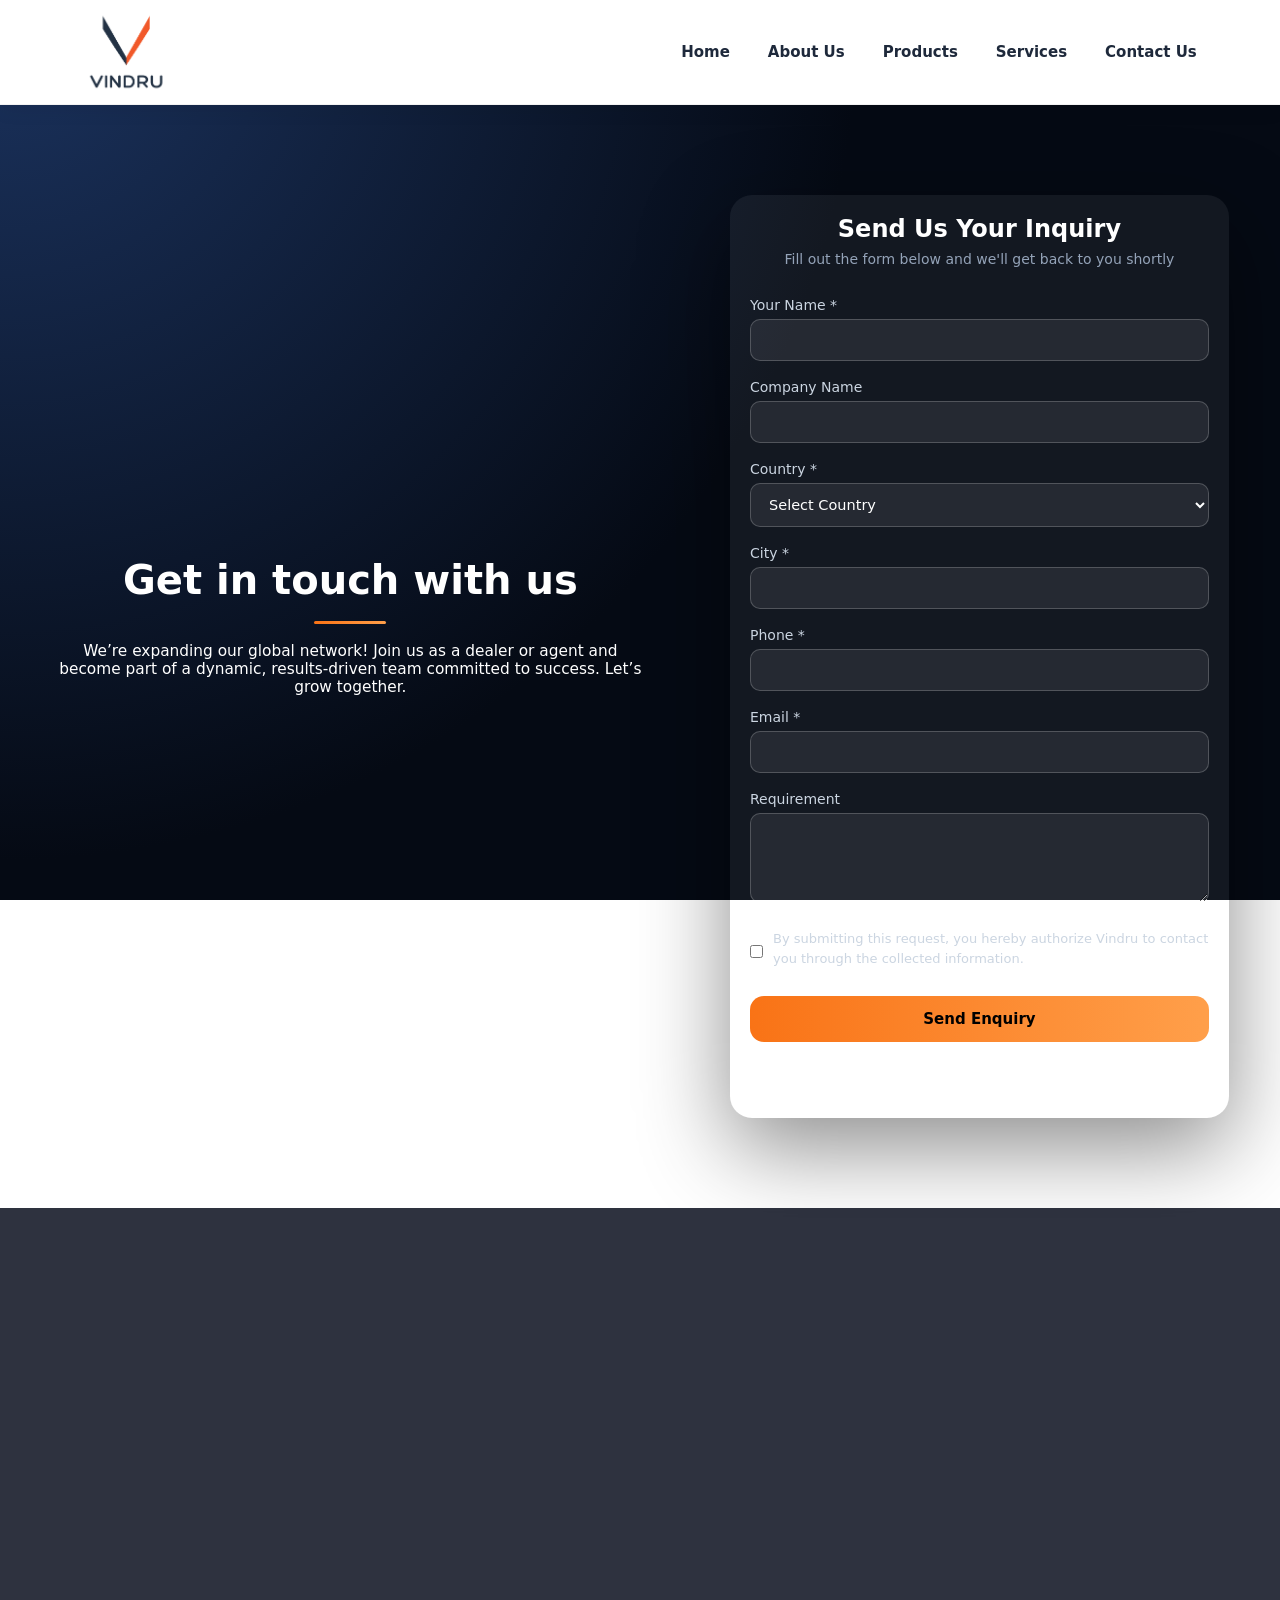
<file: contact.html>
<!DOCTYPE html>
<html lang="en">
<head>
  <meta charset="UTF-8" />
  <meta name="viewport" content="width=device-width, initial-scale=1.0"/>
  <meta name="description" content="Contact VINDRU for drilling solutions, equipment inquiries, and partnership opportunities. Get in touch with our global team for expert consultation.">
  <meta name="keywords" content="contact VINDRU, drilling inquiry, equipment quote, partnership, dealer network, drilling consultation, sales contact">
  <meta name="author" content="VINDRU Drilling Solutions">
  
  <!-- Open Graph / Social Media -->
  <meta property="og:type" content="website">
  <meta property="og:title" content="Contact Us | VINDRU Drilling Solutions">
  <meta property="og:description" content="Get in touch with VINDRU for drilling solutions, equipment inquiries, and partnership opportunities worldwide.">
  <meta property="og:image" content="https://vindru.com/Vindru-LOGO-New.png">
  <meta property="og:url" content="https://vindru.com/contact.html">
  
  <!-- Twitter Card -->
  <meta name="twitter:card" content="summary_large_image">
  <meta name="twitter:title" content="Contact Us | VINDRU Drilling Solutions">
  <meta name="twitter:description" content="Contact VINDRU for drilling solutions and partnership opportunities.">
  
  <!-- Favicon -->
  <link rel="icon" type="image/png" href="Vindru-LOGO-New.png">
  
  <title>Contact Us | VINDRU - Get in Touch</title>
  
  <!-- Preload critical assets -->
  <link rel="preload" href="style.css" as="style">
  <link rel="preload" href="contact.css" as="style">

  <!-- Global CSS -->
     
  <link rel="stylesheet" href="style.css">
  <link rel="stylesheet" href="contact.css">
  <link rel="stylesheet" href="mobile-fixes.css">
  <script src="contact-form.js" defer></script>

</head>
<body>

  <!-- =========================
       NAVBAR (reuse existing)
  ========================== -->
 <header class="navbar">
  <div class="nav-container">

    <div class="logo">
      <img src="Vindru-LOGO-New.png" alt="VINDRU">
    </div>

    <!-- DESKTOP MENU -->
    <nav class="nav-links">
      <a href="index.html">Home</a>
      <a href="about.html">About Us</a>
      <a href="products-new.html">Products</a>
      <a href="services.html">Services</a>
      <a href="contact.html">Contact Us</a>
    </nav>

    <!-- MOBILE HAMBURGER -->
    <div class="menu-toggle" id="menuToggle">
      <span></span>
      <span></span>
      <span></span>
    </div>

  </div>
</header>

<div class="menu-overlay" id="menuOverlay">
  <nav class="menu-links">
    <a href="index.html">Home</a>
    <a href="about.html">About Us</a>
    <a href="products-new.html">Products</a>
    <a href="services.html">Services</a>
    <a href="contact.html">Contact Us</a>
  </nav>
</div>

  <section class="contact-page full-width">
  <div class="container contact-grid">

    <!-- LEFT INFO -->
    <div class="contact-header reveal-left">
      <h2 class="reveal-up">Get in touch with us</h2>
      <div class="accent-line reveal-scale"></div>

      <p class="reveal-up delay-1">
        We’re expanding our global network! Join us as a dealer or agent and become part of a dynamic, results-driven team committed to success. Let’s grow together.


      </p>

      
    </div>

    <!-- RIGHT FORM (ZOHO EMBED) -->
    <div class="contact-form reveal-right">
      
      <div class="form-header">
        <h3>Send Us Your Inquiry</h3>
        <p>Fill out the form below and we'll get back to you shortly</p>
      </div>

  <form id="vindru-contact-form" class="custom-form">

    <div class="form-group reveal-up delay-1">
  <label>Your Name *</label>
  <input type="text" name="name" required>
</div>

<div class="form-group reveal-up delay-1">
  <label>Company Name</label>
  <input type="text" name="company">
</div>

<div class="form-group reveal-up delay-1">
  <label>Country *</label>
  <select name="country" required>
    <option value="">Select Country</option>
    <option>Afghanistan</option>
    <option>Australia</option>
    <option>Bangladesh</option>
    <option>Brazil</option>
    <option>Canada</option>
    <option>Chile</option>
    <option>China</option>
    <option>Egypt</option>
    <option>Ghana</option>
    <option>India</option>
    <option>Indonesia</option>
    <option>Iran</option>
    <option>Kazakhstan</option>
    <option>Kenya</option>
    <option>Mexico</option>
    <option>Mongolia</option>
    <option>Oman</option>
    <option>Peru</option>
    <option>Qatar</option>
    <option>Russia</option>
    <option>Saudi Arabia</option>
    <option>South Africa</option>
    <option>Tanzania</option>
    <option>UAE</option>
    <option>USA</option>
    <option>Zambia</option>
    <option>Other</option>
  </select>
</div>

<div class="form-group reveal-up delay-1">
  <label>City *</label>
  <input type="text" name="city" required>
</div>

<div class="form-group reveal-up delay-1">
  <label>Phone *</label>
  <input type="tel" name="phone" required>
</div>

<div class="form-group reveal-up delay-1">
  <label>Email *</label>
  <input type="email" name="email" required>
</div>

<div class="form-group reveal-up delay-1">
  <label>Requirement</label>
  <textarea name="requirement" rows="4"></textarea>
</div>

<div class="form-group terms reveal-up delay-1">
  <label class="checkbox">
    <input type="checkbox" required>
    <span>
      By submitting this request, you hereby authorize Vindru to contact you through the collected information.
    </span>
  </label>
</div>

<button type="submit" class="primary-btn">
  <span class="btn-text">Send Enquiry</span>
  <span class="btn-loader"></span>
</button>

<p id="form-status" class="form-message"></p>

  </form>
</div>

  </div>
</section>


<div id="legalModal" class="legal-modal">

  <div class="legal-box">

    <button class="legal-close" id="closeLegal">&times;</button>

    <h2>Legal Disclaimer</h2>

    <div class="legal-scroll">

      <!-- SECTION 1 -->
      <h4>Legal Disclaimer</h4>
      <p>
        VINDRU (Vindru Drilling Solutions Corp) provides access to information and materials (the “Information”) on www.vindru.com, subject to the Terms of Use and this Disclaimer. By accessing or using this Website, you acknowledge and agree to be bound by the Terms of Use and this Disclaimer. If you do not agree with these terms, you are advised not to access or use the Website.
<br>


VINDRU reserves the right to modify the Terms of Use and/or this Disclaimer at any time, at its sole discretion and without prior notice, by posting the updated terms on the Website. Continued use of the Website following the posting of any changes constitutes your acceptance of those changes, regardless of whether you have reviewed them.
      </p>

      <!-- SECTION 2 -->
      <h4>Copyright</h4>
      <p>
        © Vindru Drilling Solutions Corp. 2025. All rights reserved.


<br>
Except as expressly permitted in this Website, no part of the information or content may be reproduced, distributed, or transmitted in any form or by any means without the prior written consent of VINDRU
      </p>

      <!-- SECTION 3 -->
      <h4>Trademarks</h4>
      <p>
        VINDRU, including the VINDRU name, logos, graphics, service marks, and "vindru.com," are trademarks of VINDRU. Except as expressly permitted herein, these trademarks may not be used without prior written authorization from VINDRU.


<br>
All other trademarks appearing on this Website that are not owned by VINDRU are the property of their respective owners. These owners may not be affiliated with, connected to, or sponsored by VINDRU.
      </p>

      <!-- SECTION 4 -->
      <h4>Website Access and Use</h4>
      <p>
        Subject to the terms and conditions outlined in the Terms of Use and this Disclaimer, VINDRU grants you a limited, non-exclusive, non-transferable, and restricted right to access, use, and display this Website and its contents.

 
<br>
By accessing the Website, you agree not to disrupt or attempt to disrupt its operation in any manner. Your use of the Website must at all times comply with the Terms of Use and this Disclaimer.

 <br>

Unless expressly stated otherwise on the Website, you may not copy, print, reproduce, or otherwise use the information and materials available on this Website without prior written permission from VINDRU.
      </p>

      <!-- SECTION 5 -->
      <h4>Third-Party Links</h4>
      <p>
        This Website may contain links to third-party websites that are not under the control of VINDRU. VINDRU assumes no responsibility or liability for the content, accuracy, or functionality of any external websites accessible through such links, and makes no representations or warranties in this regard.

 
<br>
These links are provided solely for your convenience. Access to any such third-party websites is at your own risk, and the inclusion of any link does not imply endorsement or acceptance by VINDRU of the linked site, its content, or its use.

 <br>

VINDRU is committed to maintaining the integrity of its Website and the links it provides. We welcome feedback regarding both our site and any third-party links included herein.
      </p>

      <!-- SECTION 6 -->
      <h4>Indemnification</h4>
      <p>
       By accepting this Disclaimer, you agree to indemnify, defend, and hold harmless VINDRU, its officers, employees, agents, subsidiaries, affiliates, and partners from and against any and all direct, indirect, incidental, special, consequential, or exemplary damages arising from:

<br>

1.  Your use of this Website;



2.  Your breach of the Terms of Use, this Disclaimer, or any applicable policies or documents incorporated by reference, as well as any violation of applicable laws, rules, or regulations;



3.  Any other matter relating to your access to or use of this Website.



Any business transactions that may occur between users or members as a result of their use of this Website are the sole responsibility of the parties involved. VINDRU bears no liability in connection with such interactions.
      </p>

      <!-- SECTION 7 -->
      <h4>Warranty Disclaimer and Limitation</h4>
      <p>
        The information on this Website is provided by VINDRU on an “as is” basis, without warranties of any kind, express or implied. VINDRU expressly disclaims all warranties, including but not limited to, warranties of design, merchantability, fitness for a particular purpose, non-infringement, or any warranty arising from a course of dealing, usage, or trade practice. VINDRU makes no representations or warranties regarding the accuracy, completeness, performance, or results you may obtain from the use of the information on this Website.


<br>

You assume full responsibility and risk for any results or performance arising from the use of this Website. VINDRU shall not be responsible for any errors, omissions, or inaccuracies in the information or documents referenced by or linked to this Website.

<br>

VINDRU does not guarantee that:

1.  The Website will meet your specific requirements;

2.  Access to the Website will be uninterrupted, timely, secure, or error-free;

3.  The results obtained from using the Website will be accurate or reliable;

4.  The quality of any content, materials, or information obtained through the Website will meet your expectations; or

5.  Any software errors will be corrected.

<br>

Any material downloaded or otherwise obtained through the use of this Website is done at your own discretion and risk. You are solely responsible for any damage to your computer system or loss of data resulting from such downloads.

<br>

No advice or information, whether oral or written, obtained from VINDRU or through this Website, shall create any warranty not expressly stated in this Disclaimer.
<br>


References to third-party companies, products, or services on this Website are provided “as is,” without any warranty, express or implied. Under no circumstances shall VINDRU be liable to you or any third party for any incidental, consequential, indirect, special, or exemplary damages—such as lost business, lost profits, business interruption, or loss of data—arising out of or in connection with the use or performance of the information on this Website, even if VINDRU has been advised of the possibility of such damages. Some jurisdictions do not allow the exclusion or limitation of liability for consequential or incidental damages; as such, the above limitation may not apply to you.

<br>

This Website may contain technical inaccuracies or typographical errors. The information provided is subject to change without notice. VINDRU reserves the right to make improvements and/or changes to the information, products, or services described herein at any time.
      </p>

      <!-- SECTION 8 -->
      <h4>Governing Law and Jurisdiction</h4>
      <p>
       By accessing this Website, you agree that all matters arising out of or relating to this Website, including any disputes involving VINDRU, shall be governed by the laws of the Republic of India. You also agree to submit to the exclusive jurisdiction of the courts located in Coimbatore, Tamil Nadu, for the resolution of any such disputes.
      </p>

      <!-- SECTION 9 -->
      <h4>General</h4>
      <p>
       VINDRU, its marks, logos, and other related names and logos are trademarks of VINDRU. You acknowledge and agree not to display, use, or reproduce these trademarks in any way without prior written consent from VINDRU.


<br>

The section headings in this Disclaimer are for convenience only and do not affect the interpretation or legal effect of its provisions.


<br>
For any questions, comments, or to report violations related to this Website, please contact us at: accounts@vindru.com.
      </p>

    </div>

  </div>

</div>



<footer class="vindru-footer">

  <div class="footer-container">

    <!-- ALL PAGES -->
    <div class="footer-col">
      <h4>All Pages</h4>
      <ul>
        <li><a href="index.html">Home</a></li>
        <li><a href="about.html">About Us</a></li>
        <li><a href="products-new.html">Products</a></li>
        <li><a href="services.html">Services</a></li>
        <li><a href="contact.html">Contact Us</a></li>
      </ul>
    </div>

    <!-- PRODUCTS -->
    <div class="footer-col">
      <h4>Products</h4>
      <ul>
        <li><a href="products-new.html#vin-saver">Drilling Rigs</a></li>
        <li><a href="products-new.html#drilling-tools">Drilling Tools & Consumables</a></li>
        <li><a href="products-new.html#components">Components & Accessories</a></li>
        <li><a href="products-new.html#used-equipment">Certified Used Equipment</a></li>
      </ul>
    </div>

    <!-- SERVICES -->
    <div class="footer-col">
      <h4>Services</h4>
      <ul>
        <li><a href="services.html#field-support">Field Support</a></li>
        <li><a href="services.html#technical-consulting">Technical Consulting</a></li>
      </ul>
    </div>

    <!-- CONTACT -->
    <div class="footer-col footer-contact">
      <h4>Contact Us</h4>

      <p><strong>Phone</strong><br>+91 94466 32422</p>
      <p><strong>Email</strong><br><a href="mailto:sales@vindru.com">sales@vindru.com</a></p>
      <p><strong>Location</strong><br>Coimbatore, Tamil Nadu, India</p>

      <div class="footer-socials">
        <!-- YouTube -->
        <a href="https://www.youtube.com/channel/UCEq1wy_FFFC4MEOsQ54iNhQ" target="_blank" rel="noopener" aria-label="YouTube">
          <svg width="18" height="18" fill="currentColor" viewBox="0 0 24 24"><path d="M19.615 3.184c-3.604-.246-11.631-.245-15.23 0-3.897.266-4.356 2.62-4.385 8.816.029 6.185.484 8.549 4.385 8.816 3.6.245 11.626.246 15.23 0 3.897-.266 4.356-2.62 4.385-8.816-.029-6.185-.484-8.549-4.385-8.816zm-10.615 12.816v-8l8 3.993-8 4.007z"/></svg>
        </a>
        <!-- Instagram -->
        <a href="https://www.instagram.com/vindru.drilling/" target="_blank" rel="noopener" aria-label="Instagram">
          <svg width="18" height="18" fill="currentColor" viewBox="0 0 24 24"><path d="M12 2.163c3.204 0 3.584.012 4.85.07 3.252.148 4.771 1.691 4.919 4.919.058 1.265.069 1.645.069 4.849 0 3.205-.012 3.584-.069 4.849-.149 3.225-1.664 4.771-4.919 4.919-1.266.058-1.644.07-4.85.07-3.204 0-3.584-.012-4.849-.07-3.26-.149-4.771-1.699-4.919-4.92-.058-1.265-.07-1.644-.07-4.849 0-3.204.013-3.583.07-4.849.149-3.227 1.664-4.771 4.919-4.919 1.266-.057 1.645-.069 4.849-.069zm0-2.163c-3.259 0-3.667.014-4.947.072-4.358.2-6.78 2.618-6.98 6.98-.059 1.281-.073 1.689-.073 4.948 0 3.259.014 3.668.072 4.948.2 4.358 2.618 6.78 6.98 6.98 1.281.058 1.689.072 4.948.072 3.259 0 3.668-.014 4.948-.072 4.354-.2 6.782-2.618 6.979-6.98.059-1.28.073-1.689.073-4.948 0-3.259-.014-3.667-.072-4.947-.196-4.354-2.617-6.78-6.979-6.98-1.281-.059-1.69-.073-4.949-.073zm0 5.838c-3.403 0-6.162 2.759-6.162 6.162s2.759 6.163 6.162 6.163 6.162-2.759 6.162-6.163c0-3.403-2.759-6.162-6.162-6.162zm0 10.162c-2.209 0-4-1.79-4-4 0-2.209 1.791-4 4-4s4 1.791 4 4c0 2.21-1.791 4-4 4zm6.406-11.845c-.796 0-1.441.645-1.441 1.44s.645 1.44 1.441 1.44c.795 0 1.439-.645 1.439-1.44s-.644-1.44-1.439-1.44z"/></svg>
        </a>
        <!-- Facebook NEW -->
        <a href="https://www.facebook.com/profile.php?id=61580709692416" target="_blank" rel="noopener" aria-label="Facebook">
          <svg width="18" height="18" fill="currentColor" viewBox="0 0 24 24"><path d="M24 12.073c0-6.627-5.373-12-12-12s-12 5.373-12 12c0 5.99 4.388 10.954 10.125 11.854v-8.385H7.078v-3.47h3.047V9.43c0-3.007 1.792-4.669 4.533-4.669 1.312 0 2.686.235 2.686.235v2.953H15.83c-1.491 0-1.956.925-1.956 1.874v2.25h3.328l-.532 3.47h-2.796v8.385C19.612 23.027 24 18.062 24 12.073z"/></svg>
        </a>
        <!-- LinkedIn (unchanged) -->
        <a href="https://www.linkedin.com/company/vindru" target="_blank" rel="noopener" aria-label="LinkedIn">
          <svg width="18" height="18" fill="currentColor" viewBox="0 0 24 24"><path d="M19 0h-14c-2.761 0-5 2.239-5 5v14c0 2.761 2.239 5 5 5h14c2.762 0 5-2.239 5-5v-14c0-2.761-2.238-5-5-5zm-11 19h-3v-11h3v11zm-1.5-12.268c-.966 0-1.75-.79-1.75-1.764s.784-1.764 1.75-1.764 1.75.79 1.75 1.764-.783 1.764-1.75 1.764zm13.5 12.268h-3v-5.604c0-3.368-4-3.113-4 0v5.604h-3v-11h3v1.765c1.396-2.586 7-2.777 7 2.476v6.759z"/></svg>
        </a>
        <!-- Threads NEW -->
        <a href="https://www.threads.net/@vindru.drilling" target="_blank" rel="noopener" aria-label="Threads">
          <svg width="18" height="18" fill="currentColor" viewBox="0 0 24 24"><path d="M12.186 24h-.007c-3.581-.024-6.334-1.205-8.184-3.509C2.35 18.44 1.5 15.586 1.473 12.01v-.017c.027-3.579.877-6.43 2.525-8.482C5.845 1.205 8.6.024 12.18 0h.014c2.746.02 5.043.725 6.826 2.098 1.677 1.29 2.858 3.13 3.509 5.467l-2.04.569c-1.104-3.96-3.898-5.984-8.304-6.015-2.91.022-5.11.936-6.54 2.717C4.307 6.504 3.616 8.914 3.594 12c.022 3.086.713 5.496 2.051 7.164 1.43 1.783 3.631 2.698 6.54 2.717 2.623-.02 4.358-.631 5.8-2.045 1.647-1.613 1.618-3.593 1.09-4.798-.31-.71-.873-1.3-1.634-1.75-.192 1.352-.622 2.446-1.284 3.272-.886 1.102-2.14 1.704-3.73 1.79-1.202.065-2.361-.218-3.259-.801-1.063-.689-1.685-1.74-1.752-2.964-.065-1.19.408-2.285 1.33-3.082.88-.76 2.119-1.207 3.583-1.291a13.853 13.853 0 0 1 3.02.142c-.126-.742-.375-1.332-.75-1.757-.513-.586-1.308-.883-2.359-.89h-.029c-.844 0-1.992.232-2.721 1.32L7.734 7.847c.98-1.454 2.568-2.256 4.478-2.256h.044c3.194.02 5.097 1.975 5.287 5.388.108.046.216.094.321.142 1.49.7 2.58 1.761 3.154 3.07.797 1.829.871 4.83-1.548 7.158C17.506 23.088 15.363 23.98 12.186 24z"/></svg>
        </a>
        <!-- X/Twitter -->
        <a href="https://x.com/vindru_drilling" target="_blank" rel="noopener" aria-label="X (Twitter)">
          <svg width="18" height="18" fill="currentColor" viewBox="0 0 24 24"><path d="M18.244 2.25h3.308l-7.227 8.26 8.502 11.24H16.17l-5.214-6.817L4.99 21.75H1.68l7.73-8.835L1.254 2.25H8.08l4.713 6.231zm-1.161 17.52h1.833L7.084 4.126H5.117z"/></svg>
        </a>
        <!-- WhatsApp -->
        <a href="https://wa.me/919446632422" target="_blank" rel="noopener" aria-label="WhatsApp">
          <svg width="18" height="18" fill="currentColor" viewBox="0 0 24 24"><path d="M17.472 14.382c-.297-.149-1.758-.867-2.03-.967-.273-.099-.471-.148-.67.15-.197.297-.767.966-.94 1.164-.173.199-.347.223-.644.075-.297-.15-1.255-.463-2.39-1.475-.883-.788-1.48-1.761-1.653-2.059-.173-.297-.018-.458.13-.606.134-.133.298-.347.446-.52.149-.174.198-.298.298-.497.099-.198.05-.371-.025-.52-.075-.149-.669-1.612-.916-2.207-.242-.579-.487-.5-.669-.51-.173-.008-.371-.01-.57-.01-.198 0-.52.074-.792.372-.272.297-1.04 1.016-1.04 2.479 0 1.462 1.065 2.875 1.213 3.074.149.198 2.096 3.2 5.077 4.487.709.306 1.262.489 1.694.625.712.227 1.36.195 1.871.118.571-.085 1.758-.719 2.006-1.413.248-.694.248-1.289.173-1.413-.074-.124-.272-.198-.57-.347m-5.421 7.403h-.004a9.87 9.87 0 01-5.031-1.378l-.361-.214-3.741.982.998-3.648-.235-.374a9.86 9.86 0 01-1.51-5.26c.001-5.45 4.436-9.884 9.888-9.884 2.64 0 5.122 1.03 6.988 2.898a9.825 9.825 0 012.893 6.994c-.003 5.45-4.437 9.884-9.885 9.884m8.413-18.297A11.815 11.815 0 0012.05 0C5.495 0 .16 5.335.157 11.892c0 2.096.547 4.142 1.588 5.945L.057 24l6.305-1.654a11.882 11.882 0 005.683 1.448h.005c6.554 0 11.89-5.335 11.893-11.893a11.821 11.821 0 00-3.48-8.413z"/></svg>
        </a>
      </div>
    </div>

  </div>

  <div class="footer-bottom">
    © 2025 VINDRU Drilling Solutions. All rights reserved.
    <span class="footer-separator">|</span>
    <button id="openLegal" class="footer-legal-link">Legal Disclaimer</button>
  </div>

</footer>

</main>


<script>const revealElements = document.querySelectorAll(
  ".reveal-up, .reveal-left, .reveal-right, .reveal-scale"
);

const observer = new IntersectionObserver(
  entries => {
    entries.forEach(entry => {
      if (entry.isIntersecting) {
        entry.target.classList.add("reveal-visible");
        observer.unobserve(entry.target);
      }
    });
  },
  { threshold: 0.15 }
);

revealElements.forEach(el => observer.observe(el));</script>

<script>
const toggle = document.getElementById("menuToggle");
const overlay = document.getElementById("menuOverlay");

toggle.addEventListener("click", () => {
  overlay.classList.toggle("active");
});

overlay.addEventListener("click", () => {
  overlay.classList.remove("active");
});
</script>

<script>
// Form Validation and Submission
const form = document.getElementById('vindru-contact-form');
const statusMsg = document.getElementById('form-status');
const submitBtn = form.querySelector('.primary-btn');

form.addEventListener('submit', async (e) => {
  e.preventDefault();
  
  // Clear previous states
  statusMsg.className = 'form-message';
  statusMsg.textContent = '';
  
  // Validate all fields
  const inputs = form.querySelectorAll('input[required], select[required], textarea[required]');
  let isValid = true;
  
  inputs.forEach(input => {
    input.classList.remove('error', 'success');
    if (!input.value.trim()) {
      input.classList.add('error');
      isValid = false;
    } else {
      input.classList.add('success');
    }
  });
  
  if (!isValid) {
    statusMsg.textContent = 'Please fill in all required fields';
    statusMsg.className = 'form-message error show';
    return;
  }
  
  // Show loading state
  submitBtn.classList.add('loading');
  submitBtn.disabled = true;
  
  // Simulate form submission (replace with actual API call)
  setTimeout(() => {
    // Success
    submitBtn.classList.remove('loading');
    submitBtn.disabled = false;
    
    statusMsg.textContent = 'Thank you! Your enquiry has been submitted successfully. We will contact you soon.';
    statusMsg.className = 'form-message success show';
    
    // Reset form
    form.reset();
    inputs.forEach(input => input.classList.remove('success'));
    
    // Hide message after 5 seconds
    setTimeout(() => {
      statusMsg.classList.remove('show');
    }, 5000);
  }, 1500);
});

// Real-time validation
form.querySelectorAll('input, select, textarea').forEach(field => {
  field.addEventListener('blur', () => {
    if (field.hasAttribute('required')) {
      field.classList.remove('error', 'success');
      if (field.value.trim()) {
        field.classList.add('success');
      }
    }
  });
});
</script>


<script>
const openLegal = document.getElementById("openLegal");
const closeLegal = document.getElementById("closeLegal");
const modal = document.getElementById("legalModal");

openLegal.onclick = () => modal.classList.add("active");
closeLegal.onclick = () => modal.classList.remove("active");

modal.onclick = e => {
  if(e.target === modal) modal.classList.remove("active");
};
</script>

</body>
</html>
</file>
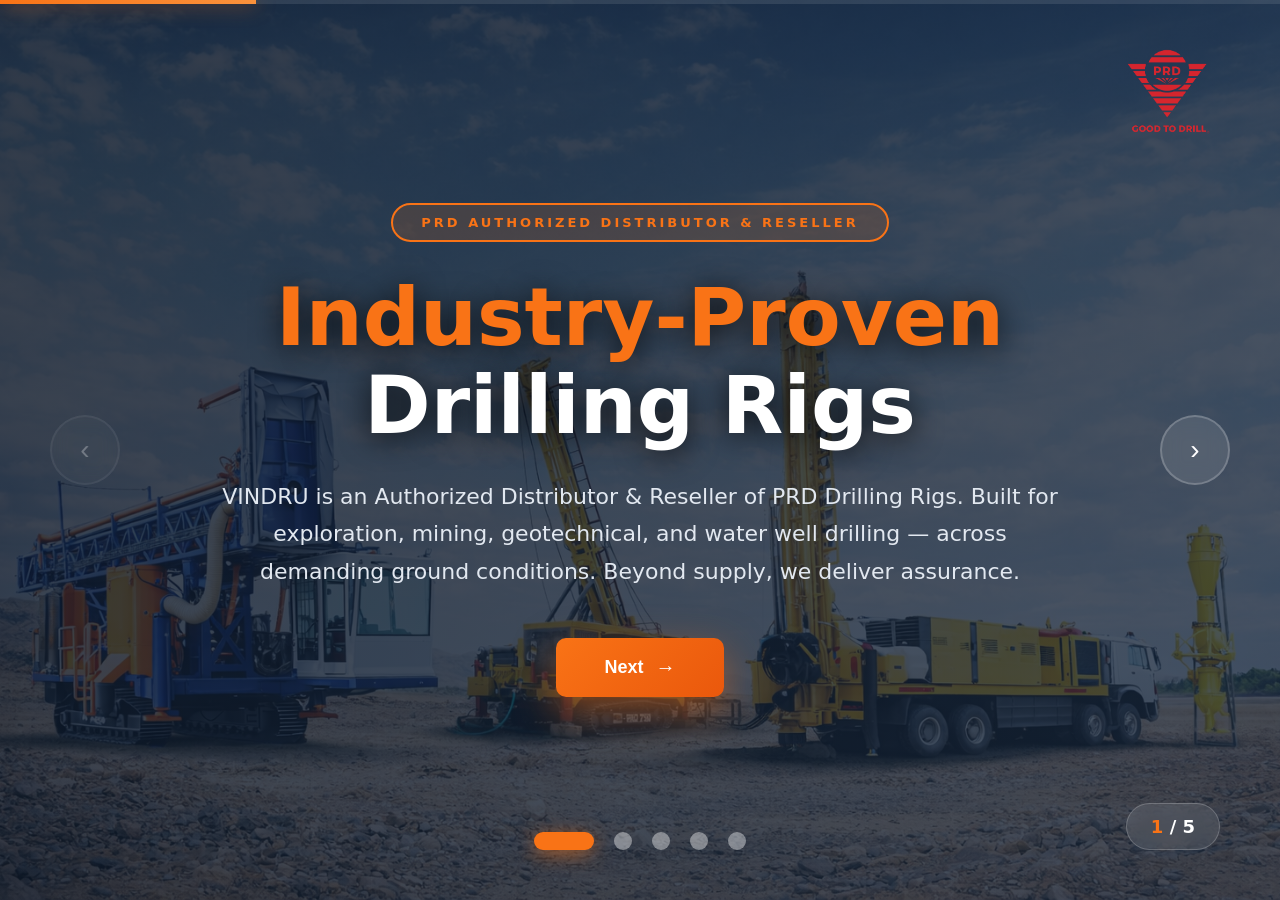
<file: index-desktop.html>
<!DOCTYPE html>
<html lang="en">
<head>
  <meta charset="UTF-8">
  <meta name="viewport" content="width=device-width, initial-scale=1.0">
  <title>VINDRU | Industrial Drilling Solutions</title>
  <link rel="icon" href="Vindru-LOGO-New.png">
  <style>
    * {
      margin: 0;
      padding: 0;
      box-sizing: border-box;
    }

    body {
      font-family: 'Inter', system-ui, sans-serif;
      overflow: hidden;
    }

    .slider-container {
      width: 100vw;
      height: 100vh;
      position: relative;
      overflow: hidden;
    }

    .slides {
      display: flex;
      width: 500vw;
      height: 100vh;
      transition: transform 0.8s cubic-bezier(0.4, 0, 0.2, 1);
    }

    .slide {
      width: 100vw;
      height: 100vh;
      position: relative;
      display: flex;
      align-items: center;
      justify-content: center;
      flex-shrink: 0;
    }

    .slide-bg {
      position: absolute;
      inset: 0;
      background-size: cover;
      background-position: center;
      filter: brightness(0.6);
    }

    .slide-1 .slide-bg { background-image: url('vindru-hero-1.png'); }
    .slide-2 .slide-bg { background-image: url('heroSlider2.png'); }
    .slide-3 .slide-bg { background-image: url('heroSlide3.png'); }
    .slide-4 .slide-bg { background-image: url('vindru-hero-4.png'); }
    .slide-5 .slide-bg { background-image: url('vindru-hero-5.png'); }

    .slide-overlay {
      position: absolute;
      inset: 0;
      background: linear-gradient(135deg, rgba(10,22,40,0.7), rgba(26,47,74,0.6));
    }

    .slide-content {
      position: relative;
      z-index: 10;
      text-align: center;
      max-width: 1000px;
      padding: 0 60px;
      animation: fadeIn 1s ease;
    }

    .slide-badge {
      display: inline-block;
      padding: 10px 28px;
      background: rgba(249,115,22,0.15);
      border: 2px solid #f97316;
      border-radius: 50px;
      color: #f97316;
      font-size: 13px;
      font-weight: 700;
      letter-spacing: 3px;
      margin-bottom: 32px;
      text-transform: uppercase;
    }

    .slide-title {
      font-size: 80px;
      font-weight: 900;
      color: #ffffff;
      line-height: 1.1;
      margin-bottom: 28px;
      text-shadow: 0 4px 30px rgba(0,0,0,0.8);
    }

    .slide-title .orange {
      color: #f97316;
    }

    .slide-desc {
      font-size: 22px;
      color: #e2e8f0;
      line-height: 1.7;
      margin-bottom: 48px;
      max-width: 850px;
      margin-left: auto;
      margin-right: auto;
    }

    .slide-btn {
      display: inline-flex;
      align-items: center;
      gap: 12px;
      padding: 18px 48px;
      background: linear-gradient(135deg, #f97316, #ea580c);
      color: white;
      border-radius: 10px;
      font-size: 18px;
      font-weight: 700;
      text-decoration: none;
      box-shadow: 0 15px 40px rgba(249,115,22,0.5);
      transition: all 0.3s;
      border: none;
      cursor: pointer;
      position: relative;
      overflow: hidden;
    }

    .slide-btn::before {
      content: '';
      position: absolute;
      top: 50%;
      left: 50%;
      width: 0;
      height: 0;
      border-radius: 50%;
      background: rgba(255,255,255,0.2);
      transform: translate(-50%, -50%);
      transition: width 0.6s, height 0.6s;
    }

    .slide-btn:hover::before {
      width: 300px;
      height: 300px;
    }

    .slide-btn:hover {
      transform: translateY(-3px);
      box-shadow: 0 20px 50px rgba(249,115,22,0.7);
    }

    .btn-icon {
      font-size: 20px;
      transition: transform 0.3s;
      position: relative;
      z-index: 1;
    }

    .slide-btn:hover .btn-icon {
      transform: translateX(5px);
    }

    .slide-btn span {
      position: relative;
      z-index: 1;
    }

    .nav-arrow {
      position: fixed;
      top: 50%;
      transform: translateY(-50%);
      z-index: 100;
      width: 70px;
      height: 70px;
      background: rgba(255,255,255,0.1);
      backdrop-filter: blur(10px);
      border: 2px solid rgba(255,255,255,0.2);
      border-radius: 50%;
      display: flex;
      align-items: center;
      justify-content: center;
      cursor: pointer;
      transition: all 0.3s;
      color: white;
      font-size: 28px;
    }

    .nav-arrow:hover {
      background: rgba(249,115,22,0.9);
      border-color: #f97316;
      transform: translateY(-50%) scale(1.1);
    }

    .nav-arrow.left {
      left: 50px;
    }

    .nav-arrow.right {
      right: 50px;
    }

    .nav-arrow:disabled {
      opacity: 0.3;
      cursor: not-allowed;
      pointer-events: none;
    }

    .progress-bar {
      position: fixed;
      top: 0;
      left: 0;
      width: 100%;
      height: 4px;
      background: rgba(255,255,255,0.1);
      z-index: 101;
    }

    .progress-fill {
      height: 100%;
      background: linear-gradient(90deg, #f97316, #fb923c);
      transition: width 0.8s cubic-bezier(0.4, 0, 0.2, 1);
      box-shadow: 0 0 20px rgba(249,115,22,0.8);
    }

    .slide-counter {
      position: fixed;
      bottom: 50px;
      right: 60px;
      z-index: 100;
      color: white;
      font-size: 18px;
      font-weight: 700;
      background: rgba(255,255,255,0.1);
      backdrop-filter: blur(10px);
      padding: 12px 24px;
      border-radius: 30px;
      border: 1px solid rgba(255,255,255,0.2);
    }

    .slide-counter span {
      color: #f97316;
    }

    .slide-indicators {
      position: fixed;
      bottom: 50px;
      left: 50%;
      transform: translateX(-50%);
      z-index: 100;
      display: flex;
      gap: 20px;
      align-items: center;
    }

    .indicator {
      width: 18px;
      height: 18px;
      border-radius: 50%;
      background: rgba(255,255,255,0.4);
      cursor: pointer;
      transition: all 0.4s;
      border: 2px solid transparent;
    }

    .indicator:hover {
      background: rgba(255,255,255,0.6);
      transform: scale(1.2);
    }

    .indicator.active {
      width: 60px;
      background: #f97316;
      border-radius: 9px;
      border-color: rgba(249,115,22,0.3);
      box-shadow: 0 4px 20px rgba(249,115,22,0.6);
    }

    .prd-logo {
      position: absolute;
      top: 40px;
      right: 60px;
      z-index: 100;
      width: 100px;
      opacity: 0.9;
    }

    @keyframes fadeIn {
      from {
        opacity: 0;
        transform: translateY(30px);
      }
      to {
        opacity: 1;
        transform: translateY(0);
      }
    }
  </style>
</head>
<body>

<div class="slider-container">
  <!-- Progress Bar -->
  <div class="progress-bar">
    <div class="progress-fill" id="progressFill"></div>
  </div>

  <!-- Slide Counter -->
  <div class="slide-counter">
    <span id="currentSlideNum">1</span> / 5
  </div>

  <div class="slides" id="slides">
    
    <!-- Slide 1: Drill Rigs -->
    <div class="slide slide-1">
      <div class="slide-bg"></div>
      <div class="slide-overlay"></div>
      <div class="slide-content">
        <div class="slide-badge">PRD Authorized Distributor & Reseller</div>
        <h1 class="slide-title"><span class="orange">Industry-Proven</span> Drilling Rigs</h1>
        <p class="slide-desc">
          VINDRU is an Authorized Distributor & Reseller of PRD Drilling Rigs. Built for exploration, mining, geotechnical, and water well drilling — across demanding ground conditions. Beyond supply, we deliver assurance.
        </p>
        <button class="slide-btn" onclick="nextSlide()">
          <span>Next</span>
          <span class="btn-icon">→</span>
        </button>
      </div>
      <!-- PRD Logo (only on slide 1) -->
      <img src="prd-logo.png" alt="PRD" class="prd-logo">
    </div>

    <!-- Slide 2: Drill Tools -->
    <div class="slide slide-2">
      <div class="slide-bg"></div>
      <div class="slide-overlay"></div>
      <div class="slide-content">
        <h1 class="slide-title">Drill Tools & Components</h1>
        <p class="slide-desc">
          Complete range of drilling bits, hammers, rods, and accessories engineered for reliable penetration, stable hole quality, smooth drilling operations, and consistent core recovery across varying ground conditions.
        </p>
        <button class="slide-btn" onclick="nextSlide()">
          <span>Next</span>
          <span class="btn-icon">→</span>
        </button>
      </div>
    </div>

    <!-- Slide 3: Engines & Pumps -->
    <div class="slide slide-3">
      <div class="slide-bg"></div>
      <div class="slide-overlay"></div>
      <div class="slide-content">
        <h1 class="slide-title">Engines, Pumps & Compressors</h1>
        <p class="slide-desc">
          Range of air compressors, booster systems, industrial engines and water pumps designed to support drilling operations across exploration, geotechnical, mining, water well, and construction projects.
        </p>
        <button class="slide-btn" onclick="nextSlide()">
          <span>Next</span>
          <span class="btn-icon">→</span>
        </button>
      </div>
    </div>

    <!-- Slide 4: Used Equipment -->
    <div class="slide slide-4">
      <div class="slide-bg"></div>
      <div class="slide-overlay"></div>
      <div class="slide-content">
        
        <h1 class="slide-title">Used Equipment</h1>
        <p class="slide-desc">
          High-quality refurbished and used drilling equipment at unmatched market prices. Each machine is carefully inspected, restored, and performance-tested by our skilled team to ensure operational readiness.
        </p>
        <button class="slide-btn" onclick="nextSlide()">
          <span>Next</span>
          <span class="btn-icon">→</span>
        </button>
      </div>
    </div>

    <!-- Slide 5: Services -->
    <div class="slide slide-5">
      <div class="slide-bg"></div>
      <div class="slide-overlay"></div>
      <div class="slide-content">
       
        <h1 class="slide-title">Services</h1>
        <p class="slide-desc">
          Specialized Drilling Consultation, Crew Deployment, and Machine Inspection Services designed to maximize performance, reduce downtime, and improve operational efficiency. With deep industry expertise and skilled manpower.
        </p>
        <a href="index.html" class="slide-btn" onclick="sessionStorage.setItem('viewedLanding', 'true')">
          <span>Get Started</span>
          <span class="btn-icon">→</span>
        </a>
      </div>
    </div>

  </div>

  <!-- Navigation Arrows -->
  <button class="nav-arrow left" id="prevBtn" onclick="prevSlide()">‹</button>
  <button class="nav-arrow right" id="nextBtn" onclick="nextSlide()">›</button>

  <!-- Slide Indicators -->
  <div class="slide-indicators">
    <div class="indicator active" onclick="goToSlide(0)"></div>
    <div class="indicator" onclick="goToSlide(1)"></div>
    <div class="indicator" onclick="goToSlide(2)"></div>
    <div class="indicator" onclick="goToSlide(3)"></div>
    <div class="indicator" onclick="goToSlide(4)"></div>
  </div>

</div>

<script>
// Mobile redirect - send mobile users directly to home.html
if (window.innerWidth <= 768) {
  window.location.href = 'home.html';
}

let currentSlide = 0;
const totalSlides = 5;
const slides = document.getElementById('slides');
const prevBtn = document.getElementById('prevBtn');
const nextBtn = document.getElementById('nextBtn');
const indicators = document.querySelectorAll('.indicator');
const progressFill = document.getElementById('progressFill');
const slideCounter = document.getElementById('currentSlideNum');

function updateSlide() {
  slides.style.transform = `translateX(-${currentSlide * 100}vw)`;
  
  indicators.forEach((ind, index) => {
    ind.classList.toggle('active', index === currentSlide);
  });

  prevBtn.disabled = currentSlide === 0;
  nextBtn.disabled = currentSlide === totalSlides - 1;
  
  const progress = ((currentSlide + 1) / totalSlides) * 100;
  progressFill.style.width = progress + '%';
  slideCounter.textContent = currentSlide + 1;
}

function nextSlide() {
  if (currentSlide < totalSlides - 1) {
    currentSlide++;
    updateSlide();
  }
}

function prevSlide() {
  if (currentSlide > 0) {
    currentSlide--;
    updateSlide();
  }
}

function goToSlide(index) {
  currentSlide = index;
  updateSlide();
}

document.addEventListener('keydown', (e) => {
  if (e.key === 'ArrowRight') nextSlide();
  if (e.key === 'ArrowLeft') prevSlide();
});

updateSlide();
</script>

</body>
</html>
</file>
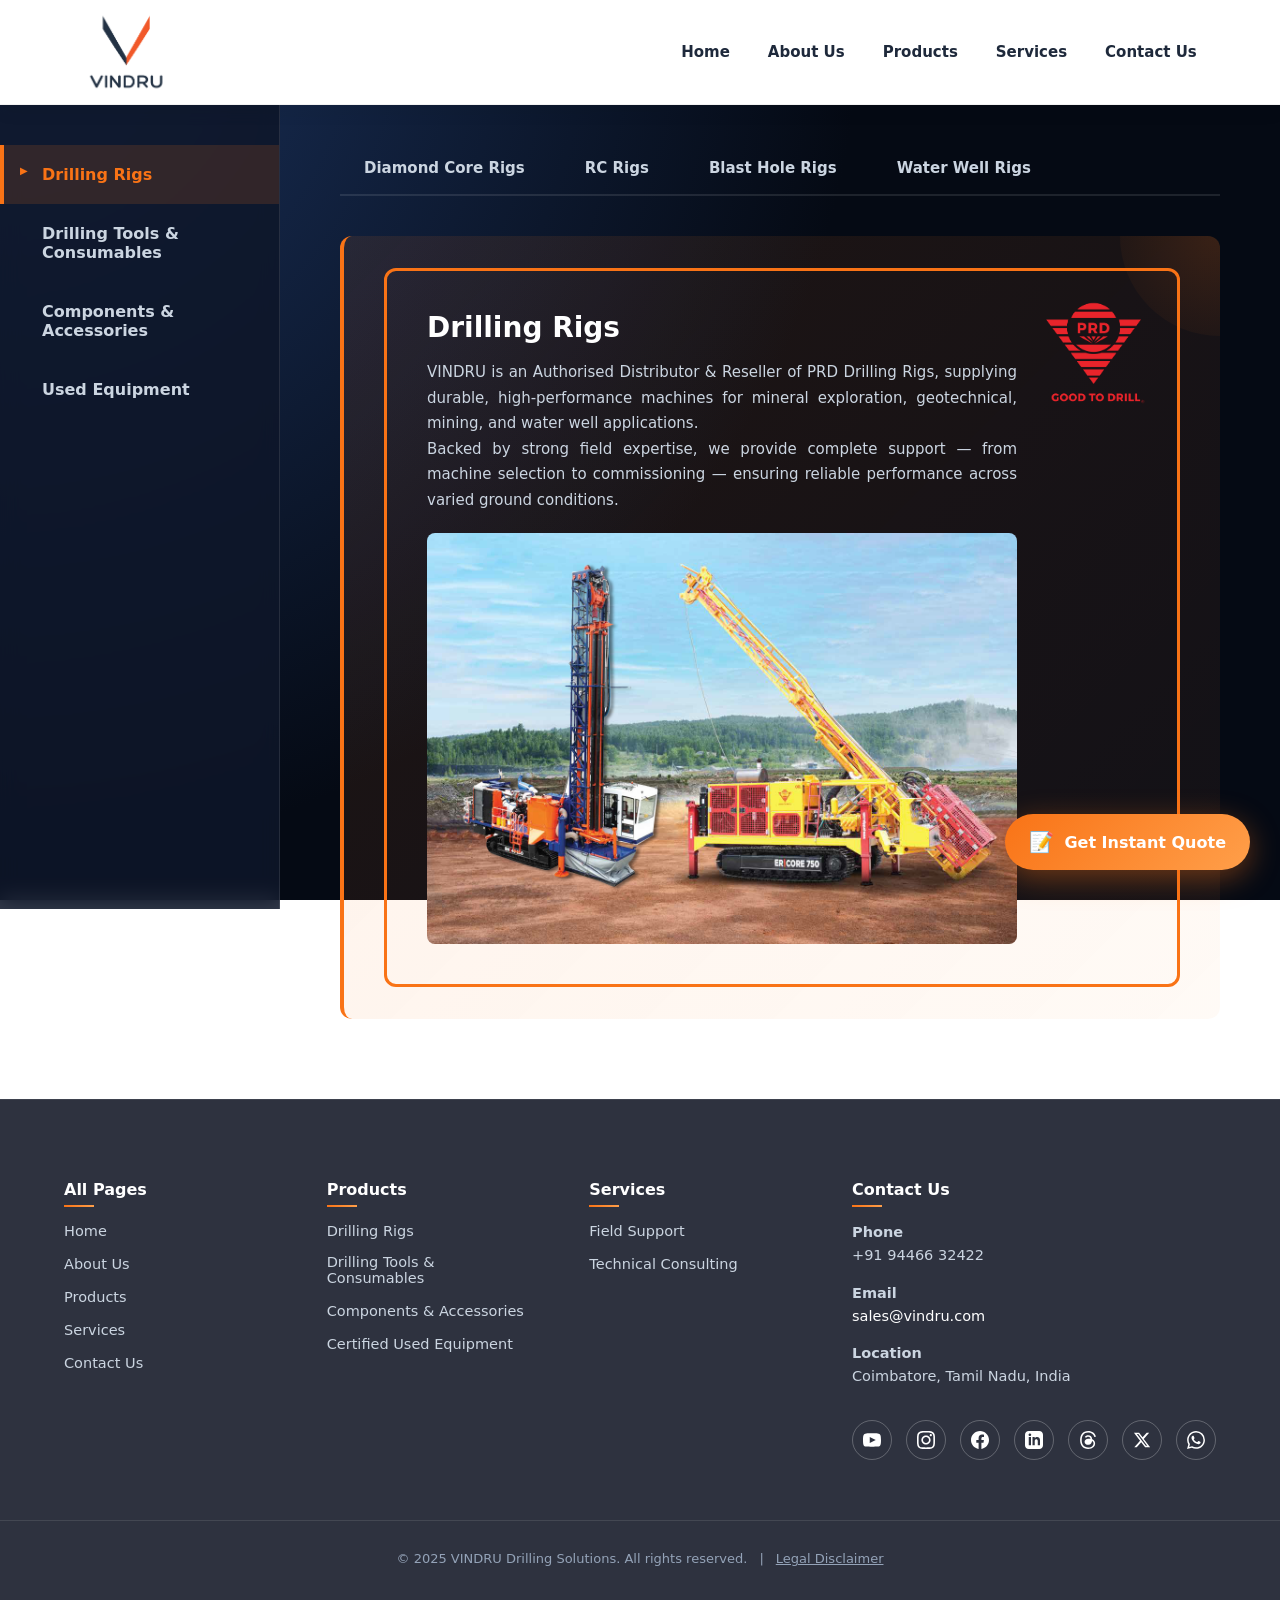
<file: products-new.html>
<!DOCTYPE html>
<html lang="en">
<head>
  <meta charset="UTF-8">
  <meta name="viewport" content="width=device-width, initial-scale=1.0">
  <meta name="description" content="VINDRU drilling products - Drill rigs, tools, hammers, bits, and components for industrial drilling operations worldwide.">
  <title>Products | VINDRU - Industrial Drilling Equipment</title>
  <link rel="stylesheet" href="style.css">
  <link rel="stylesheet" href="products-new.css">
</head>
<body>

<!-- NAVBAR -->
<header class="navbar">
  <div class="nav-container">
    <div class="logo">
      <img src="Vindru-LOGO-New.png" alt="VINDRU" width="120" height="72">
    </div>
    <nav class="nav-links">
      <a href="index.html">Home</a>
      <a href="about.html">About Us</a>
      <a href="products-new.html">Products</a>
      <a href="services.html">Services</a>
      <a href="contact.html">Contact Us</a>
    </nav>
    <div class="menu-toggle" id="menuToggle">
      <span></span>
      <span></span>
      <span></span>
    </div>
  </div>
</header>

<div class="menu-overlay" id="menuOverlay">
  <nav class="menu-links">
    <a href="index.html">Home</a>
    <a href="about.html">About Us</a>
    <a href="products-new.html">Products</a>
    <a href="services.html">Services</a>
    <a href="contact.html">Contact Us</a>
  </nav>
</div>

<!-- PRODUCTS LAYOUT -->
<div class="products-container">
  
  <!-- LEFT SIDEBAR -->
  <aside class="sidebar">
    <div class="sidebar-item active" data-category="drilling-rigs">
      <h3>Drilling Rigs</h3>
    </div>
    <div class="sidebar-item" data-category="drilling-tools">
      <h3>Drilling Tools & Consumables</h3>
    </div>
    <div class="sidebar-item" data-category="components">
      <h3>Components & Accessories</h3>
    </div>
    <div class="sidebar-item" data-category="used-equipment">
      <h3>Used Equipment</h3>
    </div>
  </aside>

  <!-- RIGHT CONTENT -->
  <main class="content-area">
    
    <!-- DRILLING RIGS -->
    <section class="category-section active" id="drilling-rigs">
      
      <!-- Horizontal Tabs -->
      <div class="horizontal-tabs">
        <button class="tab-btn" data-tab="core-rigs">Diamond Core Rigs</button>
        <button class="tab-btn" data-tab="rc-rigs">RC Rigs</button>
        <button class="tab-btn" data-tab="blast-rigs">Blast Hole Rigs</button>
        <button class="tab-btn" data-tab="water-rigs">Water Well Rigs</button>
      </div>

      <!-- Category Overview (shown by default, hidden when tab clicked) -->
      <div class="category-overview" id="drilling-rigs-overview">
        <div class="drilling-rigs-inner">
          <img src="prd-logo.png" alt="PRD" class="prd-logo-badge">
          <h2>Drilling Rigs</h2>
          <p style="text-align:justify;">VINDRU is an Authorised Distributor & Reseller of PRD Drilling Rigs, supplying durable, high-performance machines for mineral exploration, geotechnical, mining, and water well applications.</p>
          <p style="text-align:justify;">Backed by strong field expertise, we provide complete support — from machine selection to commissioning — ensuring reliable performance across varied ground conditions.</p>
          <img src="drilling-rigs.png" alt="Drilling Rigs" style="width:100%;height:auto;display:block;border-radius:8px;margin-top:20px;">
        </div>
      </div>

      <!-- Tab Content: Diamond Core Rigs -->
      <div class="tab-content" id="core-rigs">
        <div class="content-header">
          <img src="vindru-pro-diamond-new.png" alt="Diamond Core Drilling Rigs" loading="lazy" style="width:100%;height:300px;object-fit:cover;">
          <div class="header-text">
            <h2>Diamond Core Drilling Rigs</h2>
            <p style="text-align:justify;">Medium-depth core drilling rig suitable for mineral exploration, geotechnical investigations, and resource identification. Designed for efficient and reliable performance in challenging environments.</p>
          </div>
          <img src="prd-logo.png" alt="PRD" style="position:absolute;top:20px;right:20px;width:100px;height:auto;">
        </div>
        
        <div class="products-table">
          <table>
            <thead>
              <tr>
                <th>Specification</th>
                <th>PRD CORE 300</th>
                <th>PRD CORE 750</th>
              </tr>
            </thead>
            <tbody>
              <tr>
                <td><strong>Application</strong></td>
                <td>Surface exploration - Limestone, Coal, Iron ore & other minerals</td>
                <td>Surface exploration</td>
              </tr>
              <tr>
                <td><strong>Drilling Method</strong></td>
                <td>Diamond Core</td>
                <td>Diamond Core</td>
              </tr>
              <tr>
                <td><strong>Flushing Medium</strong></td>
                <td>Water</td>
                <td>Water</td>
              </tr>
              <tr>
                <td><strong>Drilling Depth</strong></td>
                <td>NQ: 300 m; HQ: 200 m; PQ: 100 m</td>
                <td>NQ: 750; HQ: 450 m; PQ: 250m</td>
              </tr>
              <tr>
                <td><strong>Hole Diameter</strong></td>
                <td>NQ, HQ, PQ sizes</td>
                <td>NQ, HQ, PQ sizes</td>
              </tr>
              <tr>
                <td><strong>Rotary Head Type</strong></td>
                <td>Two speed drill head</td>
                <td>Four speed drill head</td>
              </tr>
              <tr>
                <td><strong>Rotary Head Travel</strong></td>
                <td>3500 mm</td>
                <td>3500 mm</td>
              </tr>
              <tr>
                <td><strong>Rod Break out method</strong></td>
                <td>Hydraulic operated break out systm</td>
                <td>Hydraulic operated break out systm</td>
              </tr>
              <tr>
                <td><strong>Engine - Model</strong></td>
                <td>Suitable deck engine</td>
                <td>Suitable deck engine</td>
              </tr>
              <tr>
                <td><strong>Hydraulic system</strong></td>
                <td>Hydraulic oil cooler: 70 gpm<br>Hydraulic tank capacity: 300 liters</td>
                <td>Hydraulic oil cooler: 70 gpm<br>Hydraulic tank capacity: 300 liters</td>
              </tr>
              <tr class="expandable-row">
                <td><strong>Dimension</strong></td>
                <td>L x B x H: 5400 x 1800 x 2400 mm</td>
                <td>L x B x H: 7000 x 2250 x 2700 mm</td>
              </tr>
              <tr class="expandable-row">
                <td><strong>Weight</strong></td>
                <td>7 ton*</td>
                <td>12 ton*</td>
              </tr>
              <tr class="expandable-row">
                <td><strong>Optional features</strong></td>
                <td>DTH drilling provision</td>
                <td>DTH drilling provision</td>
              </tr>
              <tr class="expandable-row">
                <td><strong>Pull up force</strong></td>
                <td>5800 kgf</td>
                <td>12400 kgf</td>
              </tr>
              <tr class="expandable-row">
                <td><strong>Pull down force</strong></td>
                <td>3500 kgf</td>
                <td>6300 kgf</td>
              </tr>
              <tr class="expandable-row">
                <td><strong>Pull up speed</strong></td>
                <td>27 m/min</td>
                <td>23 m/min</td>
              </tr>
              <tr class="expandable-row">
                <td><strong>Pull down Speed</strong></td>
                <td>45 m/min</td>
                <td>45 m/min</td>
              </tr>
              <tr class="expandable-row">
                <td><strong>Angle Drilling</strong></td>
                <td>45° to 90° manual locks in 5° increments</td>
                <td>45° to 90° manual locks in 5° increments</td>
              </tr>
              <tr class="expandable-row">
                <td><strong>Control panel</strong></td>
                <td>Centralized control panel is at the rear end of the equipment for a convenient view of the drill table provided with all necessary gauges, control system, and emergency switch. A locking arrangement is provided for the safety of operator.</td>
                <td>Centralized control panel is at the rear left end of the equipment for a convenient view of the drill table provided with all necessary gauges, control system, and emergency switch. A locking arrangement is provided for the safety of operator.</td>
              </tr>
              <tr class="expandable-row">
                <td><strong>Torque Speed</strong></td>
                <td>1st Ratio: Torque: 0 - 3074 Nm | Speed: 0 -112 rpm<br>2nd Ratio: Torque: 0 - 803 Nm | Speed: 0 - 428 rpm<br>3rd Ratio: Torque: 0 - 330 Nm | Speed: 0 - 1042 rpm</td>
                <td>1st Ratio: Torque: 5100 - 3155 Nm | Speed: 113 - 184 rpm<br>2nd Ratio: Torque: 2460 - 1509 Nm | Speed: 237 - 386 rpm<br>3rd Ratio: Torque: 1335 - 819 Nm | Speed: 436 - 711 rpm<br>4th Ratio: Torque: 776 - 476 Nm | Speed: 750 - 1200 rpm</td>
              </tr>
              <tr class="expandable-row">
                <td><strong>Rod Clamp</strong></td>
                <td>Hydraulic-operated Rod clamp has gripping range of PQ, HQ and NQ sizes</td>
                <td>Hydraulic-operated Rod clamp has gripping range of PQ, HQ and NQ sizes</td>
              </tr>
              <tr class="expandable-row">
                <td><strong>Winches</strong></td>
                <td>Main winch: 3 ton<br>Wireline winch: 1 ton</td>
                <td>Main winch: 7 ton<br>Wireline winch: 2 ton</td>
              </tr>
              <tr class="expandable-row">
                <td><strong>Mud Pump</strong></td>
                <td>Hydraulic-operated triplex mud pump<br>Maximum flow: 80 lpm<br>Maximum pressure: 750 psi</td>
                <td>Hydraulic-operated triplex mud pump<br>Displacement: 140 lpm<br>Pressure: 1000 psi</td>
              </tr>
              <tr class="expandable-row">
                <td><strong>Safety features</strong></td>
                <td>Guards on all rotating equipment</td>
                <td>Guards on all rotating equipment<br>Anti-slip grid mesh on all work platforms<br>Hand rails on all work platforms<br>Emergency stops in the control cabin and on all corners of the machine<br>Heat guards on all exhaust manifolds and piping<br>Whiplash<br>Battery isolator<br>Fire Extinguisher</td>
              </tr>
              <tr class="expandable-row">
                <td><strong>Platform structure</strong></td>
                <td>Heavy I and C section welded steel structure covered with chequered plate</td>
                <td>Heavy I and C section welded steel structure covered with chequered plate</td>
              </tr>
            </tbody>
          </table>
          <div class="table-toggle">
            <button class="toggle-btn" onclick="toggleTableRows(this)">Show More</button>
          </div>
        </div>
      </div>

      <!-- Tab Content: RC Rigs -->
      <div class="tab-content" id="rc-rigs">
        <div class="content-header">
          <img src="vindru-pro-rc-new.png" alt="RC Drilling Rigs" loading="lazy" style="width:100%;height:300px;object-fit:cover;">
          <div class="header-text">
            <h2>RC Drilling Rigs</h2>
            <p style="text-align:justify;">Reverse circulation drilling rigs designed for efficient sampling, deeper penetration, and reliable performance across varied terrain conditions.</p>
          </div>
          <img src="prd-logo.png" alt="PRD" style="position:absolute;top:20px;right:20px;width:100px;height:auto;">
        </div>
        
        <div class="products-table">
          <table>
            <thead>
              <tr>
                <th>Specification</th>
                <th>PRD Gold RC</th>
                <th>PRD Oz RC</th>
              </tr>
            </thead>
            <tbody>
              <tr>
                <td><strong>Application</strong></td>
                <td>Surface exploration</td>
                <td>Surface exploration</td>
              </tr>
              <tr>
                <td><strong>Drilling Method</strong></td>
                <td>Reverse circulation</td>
                <td>Reverse circulation</td>
              </tr>
              <tr>
                <td><strong>Flushing Medium</strong></td>
                <td>Air</td>
                <td>Air</td>
              </tr>
              <tr>
                <td><strong>Drilling Depth</strong></td>
                <td>RC : 250 m</td>
                <td>RC : 450 m</td>
              </tr>
              <tr>
                <td><strong>Hole Diameter</strong></td>
                <td>RC : 140 mm (5½")</td>
                <td>RC : 140 mm (5 ½")</td>
              </tr>
              <tr>
                <td><strong>Rotary Head Type</strong></td>
                <td>Top drive rotary head</td>
                <td>RG 62</td>
              </tr>
              <tr>
                <td><strong>Rotary Head Travel</strong></td>
                <td>8000 mm</td>
                <td>8000 mm</td>
              </tr>
              <tr>
                <td><strong>Rod Break out method</strong></td>
                <td>SBS 6" Swing in breakout (single)</td>
                <td>SBS 6" Swing in breakout (single)</td>
              </tr>
              <tr>
                <td><strong>Engine - Model</strong></td>
                <td>Truck Engine with PTO / Deck engine 360 hp</td>
                <td>Truck Engine with PTO / Deck engine 360 hp</td>
              </tr>
              <tr>
                <td><strong>Hydraulic system</strong></td>
                <td>Hydraulic oil cooler: 120 gpm<br>Hydraulic tank capacity: 800 liters</td>
                <td>Hydraulic oil cooler: 120 gpm<br>Hydraulic tank capacity: 800 liters</td>
              </tr>
              <tr class="expandable-row">
                <td><strong>Dimension</strong></td>
                <td>L x B x H: 10600 x 2650 x 4000 mm</td>
                <td>L x B x H: 12200 x 3200 x 4550 mm</td>
              </tr>
              <tr class="expandable-row">
                <td><strong>Weight</strong></td>
                <td>33 Ton*</td>
                <td>38 Ton*</td>
              </tr>
              <tr class="expandable-row">
                <td><strong>Optional features</strong></td>
                <td>Mines safety features<br>Spin cage<br>RC fixed cone splitter</td>
                <td>Mines safety features<br>Spin cage<br>RC fixed cone splitter</td>
              </tr>
              <tr class="expandable-row">
                <td><strong>Pull up force</strong></td>
                <td>16000 kgf (35273 lb.f)</td>
                <td>25800 kgf (56890 lb.f)</td>
              </tr>
              <tr class="expandable-row">
                <td><strong>Pull down force</strong></td>
                <td>10880 kgf (23990 lb.f)</td>
                <td>17700 kgf (39028 lb.f)</td>
              </tr>
              <tr class="expandable-row">
                <td><strong>Pull up speed</strong></td>
                <td>39 m/min</td>
                <td>29 m/min</td>
              </tr>
              <tr class="expandable-row">
                <td><strong>Pull down Speed</strong></td>
                <td>50 m/min</td>
                <td>66 m/min</td>
              </tr>
              <tr class="expandable-row">
                <td><strong>Angle Drilling</strong></td>
                <td>45° to 90° manual locks in 5° increments</td>
                <td>45° to 90° manual locks in 5° increments</td>
              </tr>
              <tr class="expandable-row">
                <td><strong>Control panel</strong></td>
                <td>Extended Swing out - Centralized control panel is at the rear end of the equipment for a convenient view of the drill table provided with all necessary gauges, control system, and emergency switch. A locking arrangement is provided for the safety of operator.</td>
                <td>Extended Swing out - Centralized control panel is at the rear end of the equipment for a convenient view of the drill table provided with all necessary gauges, control system, and emergency switch. A locking arrangement is provided for the safety of operator.</td>
              </tr>
              <tr class="expandable-row">
                <td><strong>Torque Speed</strong></td>
                <td>Torque : 4000 Nm<br>Speed : 0 - 100 rpm</td>
                <td>Torque : 6545 Nm<br>Speed : 0 - 100 rpm</td>
              </tr>
              <tr class="expandable-row">
                <td><strong>Winches</strong></td>
                <td>Survey winch: 0.5 ton</td>
                <td>Survey winch: 0.5 ton</td>
              </tr>
              <tr class="expandable-row">
                <td><strong>Safety features</strong></td>
                <td>Guards on all rotating equipment<br>Anti-slip grid mesh on all work platforms<br>Hand rails on all work platforms<br>Emergency stops in the control cabin and on all corners of the machine<br>Heat guards on all exhaust manifolds and piping<br>Whiplash<br>Battery isolator<br>Fire Extinguisher</td>
                <td>Guards on all rotating equipment<br>Anti-slip grid mesh on all work platforms<br>Hand rails on all work platforms<br>Emergency stops in the control cabin and on all corners of the machine<br>Heat guards on all exhaust manifolds and piping<br>Whiplash<br>Battery isolator<br>Fire Extinguisher</td>
              </tr>
              <tr class="expandable-row">
                <td><strong>Platform structure</strong></td>
                <td>Heavy I and C section welded steel structure covered with chequered plate</td>
                <td>Heavy I and C section welded steel structure covered with chequered plate</td>
              </tr>
              <tr class="expandable-row">
                <td><strong>Rod Handling Method</strong></td>
                <td>PRD EZ rod handling</td>
                <td>Option 1: PRD EZ rod handling<br>Option 2 : PRD RED 180 Rod handling</td>
              </tr>
              <tr class="expandable-row">
                <td><strong>Sampling System</strong></td>
                <td>Advanced cyclone with adjustable split static cone splitter</td>
                <td>Advanced cyclone with adjustable split static cone splitter</td>
              </tr>
              <tr class="expandable-row">
                <td><strong>Jib Boom arm</strong></td>
                <td>Jib boom arm is provided for handling drill rods during Angle drilling</td>
                <td>Jib boom arm is provided for handling drill rods during Angle drilling</td>
              </tr>
              <tr class="expandable-row">
                <td><strong>Rod Bin</strong></td>
                <td>32 nos x 6 m = 192 m</td>
                <td>32 nos x 6 m = 192 m</td>
              </tr>
              <tr class="expandable-row">
                <td><strong>RC attachments</strong></td>
                <td>RC head, RC hose<br>Top swivel<br>Bottom entry air swivel<br>Deflector box<br>Blow up / down unit</td>
                <td>RC head, RC hose<br>Top swivel,<br>Bottom entry air swivel<br>Deflector box<br>Blow up / down unit</td>
              </tr>
              <tr class="expandable-row">
                <td><strong>Air Compressor</strong></td>
                <td>1200 cfm - 330 psi</td>
                <td>1250 cfm / 350 - 500 psi</td>
              </tr>
            </tbody>
          </table>
          <div class="table-toggle">
            <button class="toggle-btn" onclick="toggleTableRows(this)">Show More</button>
          </div>
        </div>
      </div>

      <!-- Tab Content: Blast Hole Rigs -->
      <div class="tab-content" id="blast-rigs">
        <div class="content-header">
          <img src="blast-holes.png" alt="Blast Hole Drilling Rigs" loading="lazy" style="width:100%;height:300px;object-fit:cover;">
          <div class="header-text">
            <h2>Blast Hole Drilling Rigs</h2>
            <p style="text-align:justify;">Designed for high-performance blast hole drilling in mining, quarrying, and large infrastructure projects. Built for durability, depth accuracy, and efficient operation in demanding environments.</p>
          </div>
          <img src="prd-logo.png" alt="PRD" style="position:absolute;top:20px;right:20px;width:100px;height:auto;">
        </div>
        
        <div class="products-table">
          <table>
            <thead>
              <tr>
                <th>Specification</th>
                <th>PRD BH 30 160</th>
                <th>PRD BH 45 250</th>
                <th>PRD MAXDRILL 4000</th>
              </tr>
            </thead>
            <tbody>
              <tr>
                <td><strong>Application</strong></td>
                <td>BLAST HOLE DRILLING IN OPEN CAST MINES</td>
                <td>BLAST HOLE DRILLING IN OPEN CAST MINES</td>
                <td>De-watering holes<br>De-watering and monitoring holes in the mines<br>Cathodic protection</td>
              </tr>
              <tr>
                <td><strong>Drilling Method</strong></td>
                <td>DTH</td>
                <td>DTH / Rotary</td>
                <td>DTH / Rotary Drilling</td>
              </tr>
              <tr>
                <td><strong>Flushing Medium</strong></td>
                <td>Air</td>
                <td>Air / Water</td>
                <td>Air / Water</td>
              </tr>
              <tr>
                <td><strong>Drilling Depth</strong></td>
                <td>37 m</td>
                <td>45 m</td>
                <td>1350 meters</td>
              </tr>
              <tr>
                <td><strong>Hole Diameter</strong></td>
                <td>165 - 203 mm (6 ½" - 8")</td>
                <td>150 - 250 mm (5.9" - 9.8")</td>
                <td>165 - 610 mm (6 ½"- 24")</td>
              </tr>
              <tr>
                <td><strong>Rotary Head Type</strong></td>
                <td>Top drive head</td>
                <td>RG 62 - top drive head</td>
                <td>Top drive rotary head</td>
              </tr>
              <tr>
                <td><strong>Rotary Head Travel</strong></td>
                <td>9800 mm</td>
                <td>9240 mm</td>
                <td>7500 mm</td>
              </tr>
              <tr>
                <td><strong>Rod Break out method</strong></td>
                <td>Hydraulic operated rod breakout</td>
                <td>Hydraulic operated rod breakout</td>
                <td>Hydraulic operated breakout system</td>
              </tr>
              <tr>
                <td><strong>Engine - Model</strong></td>
                <td>Suitable deck engine - 430 hp</td>
                <td>410 - 486 kW</td>
                <td>Suitable Deck Engine - 430 hp</td>
              </tr>
              <tr>
                <td><strong>Hydraulic system</strong></td>
                <td>Hydraulic Oil Cooler: 120 gpm<br>Hydraulic Tank Capacity: 850 liters</td>
                <td>Hydraulic Oil Cooler : 120 gpm<br>Hydraulic Tank Capacity : 850 litres</td>
                <td>Hydraulic Oil Cooler: 120 gpm<br>Hydraulic Tank Capacity: 950 litres</td>
              </tr>
              <tr class="expandable-row">
                <td><strong>Dimension</strong></td>
                <td>L x B x H: 13600 x 3770 x 4900 mm</td>
                <td>l x b x h: 14000 x 5800 x 5200 mm</td>
                <td>-</td>
              </tr>
              <tr class="expandable-row">
                <td><strong>Optional features</strong></td>
                <td>Centralised lubrication system<br>Dust suppression system<br>Fast fuel filling system<br>Tramming vision camera<br>GPS & Data monitoring system<br>Auto leveling<br>Depth & Angle indication<br>MI digital display system<br>PRD i-Drill interface</td>
                <td>-</td>
                <td>ICE Package<br>Mine safety features<br>Tilting rotary head with easy rod handling</td>
              </tr>
              <tr class="expandable-row">
                <td><strong>Pull up force</strong></td>
                <td>11000 kg</td>
                <td>11000 kgf</td>
                <td>42200 kgf</td>
              </tr>
              <tr class="expandable-row">
                <td><strong>Pull down force</strong></td>
                <td>28000 kg</td>
                <td>28000 kgf</td>
                <td>18500 kgf</td>
              </tr>
              <tr class="expandable-row">
                <td><strong>Pull up speed</strong></td>
                <td>41 m/min</td>
                <td>64 m/min</td>
                <td>42 m/min</td>
              </tr>
              <tr class="expandable-row">
                <td><strong>Pull down Speed</strong></td>
                <td>20 m/min</td>
                <td>38 m/min</td>
                <td>70 m/min</td>
              </tr>
              <tr class="expandable-row">
                <td><strong>Control panel</strong></td>
                <td>A spacious control panel is provided with all necessary gauges, a control system, and an emergency switch.</td>
                <td>A spacious control panel is provided with all necessary gauges, control system and emergency switch.</td>
                <td>Swing out centralized control panel is at rear end of the equipment for convenient view of drill table provided with all necessary gauges, control system and emergency switch. Locking arrangement is provided for the safety of control panel.</td>
              </tr>
              <tr class="expandable-row">
                <td><strong>Torque Speed</strong></td>
                <td>Torque: 5000 Nm<br>Speed : 0 - 140 rpm</td>
                <td>Torque : 9000 Nm<br>Speed : 0 - 140 rpm</td>
                <td>Torque: 13700 Nm<br>Speed: 0 - 120 rpm</td>
              </tr>
              <tr class="expandable-row">
                <td><strong>Mud Pump</strong></td>
                <td>-</td>
                <td>-</td>
                <td>Hydraulic operated PRD 250 Mud Pump (10" x 7")</td>
              </tr>
              <tr class="expandable-row">
                <td><strong>Safety features</strong></td>
                <td>Emergence push button<br>Walkways and railings<br>Auto fire detection and suppression system<br>Ladder on mast<br>Rod catcher</td>
                <td>Emergence push button<br>Walkways and railings<br>Auto fire detection and suppression system<br>Ladder on mast<br>Rod catcher</td>
                <td>Walkways and Handrails<br>Rod fall protection system</td>
              </tr>
              <tr class="expandable-row">
                <td><strong>Platform structure</strong></td>
                <td>Heavy I and C section welded steel structure covered with 5 mm chequered plate</td>
                <td>Heavy I and C section welded steel structure covered with 5 mm chequered plate</td>
                <td>Heavy I and C section welded steel structure covered with 5mm chequered plate</td>
              </tr>
              <tr class="expandable-row">
                <td><strong>Rod Handling Method</strong></td>
                <td>Rod Carousel</td>
                <td>Rod Carousel</td>
                <td>-</td>
              </tr>
              <tr class="expandable-row">
                <td><strong>Air Compressor</strong></td>
                <td>-</td>
                <td>-</td>
                <td>Make: ELGI / Atlas Copco / Doosan<br>Compressor capacity<br>1200 cfm - 330 psi (24 bar)<br>1500 cfm - 400 psi (27 bar)<br>1270 cfm - 365 psi (25 bar) / 425 psi (29 bar)</td>
              </tr>
              <tr class="expandable-row">
                <td><strong>Single pass depth</strong></td>
                <td>9.1 m</td>
                <td>9.1 m</td>
                <td>-</td>
              </tr>
              <tr class="expandable-row">
                <td><strong>Weight on bit</strong></td>
                <td>15800 kgf (max)</td>
                <td>30000 kgf (max)</td>
                <td>-</td>
              </tr>
              <tr class="expandable-row">
                <td><strong>Mast overall length</strong></td>
                <td>13600 mm</td>
                <td>12.8 m</td>
                <td>11000 mm</td>
              </tr>
              <tr class="expandable-row">
                <td><strong>Rod Carousel</strong></td>
                <td>3 + 1 rod carousel</td>
                <td>4 rod carousel</td>
                <td>-</td>
              </tr>
              <tr class="expandable-row">
                <td><strong>dust collector</strong></td>
                <td>Flow capacity: 2100 cfm<br>No of filters: 4 nos</td>
                <td>Flow capacity: 2100 cfm<br>No of filters: 4 nos</td>
                <td>-</td>
              </tr>
              <tr class="expandable-row">
                <td><strong>Rod diameter</strong></td>
                <td>147 mm 4 1/2" (2 7/8" API thread)<br>193 mm 5" (3 1/2" BECO thread)</td>
                <td>-</td>
                <td>-</td>
              </tr>
              <tr class="expandable-row">
                <td><strong>Tank capacities</strong></td>
                <td>Fuel tank: 900 litres<br>Water tank: 750 litres<br>Hydraulic tank: 850 litres</td>
                <td>Fuel tank: 1250 ltr<br>Water tank: 970 ltr<br>Hydraulic tank: 250 ltr</td>
                <td>-</td>
              </tr>
              <tr class="expandable-row">
                <td><strong>Cabin features</strong></td>
                <td>Ergonomically designed wrap-around console<br>HVAC Cabin<br>Two hinged and locable doors<br>Falling Object Protective System (FOPS)<br>Top-mounted air conditioning<br>Adjustable suspension swivel seat with seat belt</td>
                <td>Ergonomically designed wrap-around console<br>HVAC Cabin<br>Two hinged and locable doors<br>Falling Object Protective System (FOPS)<br>Top mounted air conditioning<br>Adjustable suspension swivel seat with seat belt</td>
                <td>-</td>
              </tr>
              <tr class="expandable-row">
                <td><strong>Undercarriage features</strong></td>
                <td>Shoe width: 550 mm<br>Track make: PRD T30-4<br>Ground contact: 3000 mm<br>Track pad: Triple bar grouser</td>
                <td>Shoe width: 600 mm<br>Track make: PRD 50T<br>Ground contact: 3850 mm<br>Track pad: Triple bar grouser</td>
                <td>-</td>
              </tr>
              <tr class="expandable-row">
                <td><strong>Levelling jacks</strong></td>
                <td>-</td>
                <td>3 x Hydraulic levelling jacks</td>
                <td>-</td>
              </tr>
              <tr class="expandable-row">
                <td><strong>Inclination angles</strong></td>
                <td>-</td>
                <td>60 - 90 deg</td>
                <td>-</td>
              </tr>
              <tr class="expandable-row">
                <td><strong>Mounting</strong></td>
                <td>-</td>
                <td>-</td>
                <td>Truck / Crawler / Skid / Trailer</td>
              </tr>
              <tr class="expandable-row">
                <td><strong>Rod handling length</strong></td>
                <td>-</td>
                <td>-</td>
                <td>6 m</td>
              </tr>
              <tr class="expandable-row">
                <td><strong>Centraliser Opening</strong></td>
                <td>-</td>
                <td>-</td>
                <td>Centralizer Opening: 16 "(406 mm)<br>Expandable: 24" (610 mm) Split type</td>
              </tr>
              <tr class="expandable-row">
                <td><strong>Truck Option</strong></td>
                <td>-</td>
                <td>-</td>
                <td>SINOTRUK Howo 6x6 / 8x4<br>MAN 6x4 / 6x6<br>Min 30 ton GVW Truck</td>
              </tr>
            </tbody>
          </table>
          <div class="table-toggle">
            <button class="toggle-btn" onclick="toggleTableRows(this)">Show More</button>
          </div>
        </div>
      </div>

      <!-- Tab Content: Water Well Rigs -->
      <div class="tab-content" id="water-rigs">
        <div class="content-header">
          <img src="water-well-drigs.png" alt="Water Well Drilling Rigs" loading="lazy" style="width:100%;height:300px;object-fit:cover;">
          <div class="header-text">
            <h2>Water Well Drilling Rigs</h2>
            <p style="text-align:justify;">Designed for efficient groundwater extraction and borewell drilling. Built for durability, depth performance, and reliable operation in demanding terrain conditions.</p>
          </div>
          <img src="prd-logo.png" alt="PRD" style="position:absolute;top:20px;right:20px;width:100px;height:auto;">
        </div>
        
        <div class="products-table">
          <table>
            <thead>
              <tr>
                <th>Specification</th>
                <th>PRD MAXDRILL 4000</th>
                <th>PRD Speed Star</th>
                <th>PRD OZ DRILL</th>
              </tr>
            </thead>
            <tbody>
              <tr>
                <td><strong>Application</strong></td>
                <td>De-watering holes<br>De-watering and monitoring holes in the mines<br>Cathodic protection</td>
                <td>Domestic Water Wells</td>
                <td>Cathodic Protection<br>De-watering holes<br>Monitoring holes<br>Irrigation</td>
              </tr>
              <tr>
                <td><strong>Drilling Method</strong></td>
                <td>DTH / Rotary Drilling</td>
                <td>DTH / Rotary Drilling</td>
                <td>DTH / Rotary Drilling</td>
              </tr>
              <tr>
                <td><strong>Flushing Medium</strong></td>
                <td>Air / Water</td>
                <td>Air / Water</td>
                <td>Air / Water</td>
              </tr>
              <tr>
                <td><strong>Drilling Depth</strong></td>
                <td>1350 meters</td>
                <td>363 meters</td>
                <td>750 meters</td>
              </tr>
              <tr>
                <td><strong>Hole Diameter</strong></td>
                <td>165 - 610 mm (6 ½"- 24")</td>
                <td>165 - 305 mm (6 ½" - 12")</td>
                <td>165 - 508 mm (6 ½" - 20")</td>
              </tr>
              <tr>
                <td><strong>Rotary Head Type</strong></td>
                <td>Top drive rotary head</td>
                <td>Top drive rotary head</td>
                <td>Top drive rotary head</td>
              </tr>
              <tr>
                <td><strong>Rotary Head Travel</strong></td>
                <td>7500 mm</td>
                <td>7050 mm</td>
                <td>7000 mm</td>
              </tr>
              <tr>
                <td><strong>Rod Break out method</strong></td>
                <td>Hydraulic operated breakout system</td>
                <td>Hydraulic operated breakout system</td>
                <td>Hydraulic operated breakout system</td>
              </tr>
              <tr>
                <td><strong>Engine - Model</strong></td>
                <td>Suitable Deck Engine - 430 hp</td>
                <td>Suitable Deck Engine 180 hp</td>
                <td>Suitable Deck Engine - 260 hp</td>
              </tr>
              <tr>
                <td><strong>Hydraulic system</strong></td>
                <td>Hydraulic Oil Cooler: 120 gpm<br>Hydraulic Tank Capacity: 950 litres</td>
                <td>Hydraulic Oil Cooler: 70 gpm<br>Hydraulic Tank Capacity: 600 litres</td>
                <td>Hydraulic Oil Cooler: 120 gpm<br>Hydraulic Tank Capacity: 850 litres</td>
              </tr>
              <tr class="expandable-row">
                <td><strong>Optional features</strong></td>
                <td>ICE Package<br>Mine safety features<br>Tilting rotary head with easy rod handling</td>
                <td>Hammer opener: Hydraulic operated hammer device<br>Rod Carousel: 4 Carousel rod changer<br>GPS and fuel monitoring system</td>
                <td>-</td>
              </tr>
              <tr class="expandable-row">
                <td><strong>Pull up force</strong></td>
                <td>42200 kgf</td>
                <td>10000 kgf</td>
                <td>25800 kgf</td>
              </tr>
              <tr class="expandable-row">
                <td><strong>Pull down force</strong></td>
                <td>18500 kgf</td>
                <td>7300 kgf</td>
                <td>17700 kgf</td>
              </tr>
              <tr class="expandable-row">
                <td><strong>Pull up speed</strong></td>
                <td>42 m/min</td>
                <td>39 m/min</td>
                <td>46 m/min</td>
              </tr>
              <tr class="expandable-row">
                <td><strong>Pull down Speed</strong></td>
                <td>70 m/min</td>
                <td>58 m/min</td>
                <td>67 m/min</td>
              </tr>
              <tr class="expandable-row">
                <td><strong>Control panel</strong></td>
                <td>Swing out centralized control panel is at rear end of the equipment for convenient view of drill table provided with all necessary gauges, control system and emergency switch. Locking arrangement is provided for the safety of control panel.</td>
                <td>Swing out centralized control panel is at rear end of the equipment for convenient view of drill table provided with all necessary gauges, control system and emergency switch. Locking arrangement is provided for the safety of control panel.</td>
                <td>Swing out centralized control panel is at rear end of the equipment for convenient view of drill table provided with all necessary gauges, control system and emergency switch. Locking arrangement is provided for the safety of control panel.</td>
              </tr>
              <tr class="expandable-row">
                <td><strong>Torque Speed</strong></td>
                <td>Torque: 13700 Nm<br>Speed: 0 - 120 rpm</td>
                <td>Torque: 4020 Nm<br>Speed: 0 - 100 rpm</td>
                <td>Torque: 9000 Nm<br>Speed: 0 - 100 rpm</td>
              </tr>
              <tr class="expandable-row">
                <td><strong>Mud Pump</strong></td>
                <td>Hydraulic operated PRD 250 Mud Pump (10" x 7")</td>
                <td>Hydraulic operated PRD 150 Mud Pump (6" x 6")</td>
                <td>Option 1: Hydraulic / Engine operated PRD 200 Mud Pump (8" x 6")<br>Option 2 : Hydraulic operated PRD 250 Mud Pump (10" x 7")</td>
              </tr>
              <tr class="expandable-row">
                <td><strong>Safety features</strong></td>
                <td>Walkways and Handrails<br>Rod fall protection system</td>
                <td>Walkways and Handrails<br>Rod fall protection system</td>
                <td>Walkways and Handrails<br>Rod fall protection system</td>
              </tr>
              <tr class="expandable-row">
                <td><strong>Platform structure</strong></td>
                <td>Heavy I and C section welded steel structure covered with 5mm chequered plate</td>
                <td>Heavy I and C section welded steel structure<br>Covered with 5mm chequered plate</td>
                <td>Heavy I and C section welded steel structure covered with 5mm chequered plate</td>
              </tr>
              <tr class="expandable-row">
                <td><strong>Rod Handling Method</strong></td>
                <td>-</td>
                <td>Option 1 - Auto rod handler<br>Option 2 - RED 180<br>Option 3 - EZ Rod handling<br>Option 4 - Single rod changer</td>
                <td>Option 1 - Auto rod handler<br>Option 2 - RED 180<br>Option 3 - EZ Rod handling<br>Option 4 - Single rod changer</td>
              </tr>
              <tr class="expandable-row">
                <td><strong>Air Compressor</strong></td>
                <td>Make: ELGI / Atlas Copco / Doosan<br>Compressor capacity<br>1200 cfm - 330 psi (24 bar)<br>1500 cfm - 400 psi (27 bar)<br>1270 cfm - 365 psi (25 bar) / 425 psi (29 bar)</td>
                <td>Make: ELGI / Atlas Copco / Doosan<br>Compressor capacity<br>1100 cfm - 300 psi (21 bar)<br>1200 cfm - 330 psi (24 bar)</td>
                <td>Make: ELGI / Atlas Copco / Doosan<br>Compressor capacity<br>1200 cfm - 330 psi (24 bar)<br>1500 cfm - 400 psi (27 bar)<br>1270 cfm - 365 psi (25 bar) / 425 psi (29 bar)</td>
              </tr>
              <tr class="expandable-row">
                <td><strong>Mast overall length</strong></td>
                <td>11000 mm</td>
                <td>8000 mm</td>
                <td>10500 mm</td>
              </tr>
              <tr class="expandable-row">
                <td><strong>Mounting</strong></td>
                <td>Truck / Crawler / Skid / Trailer</td>
                <td>Truck / Crawler / Skid</td>
                <td>Truck / Crawler / Skid / Trailer</td>
              </tr>
              <tr class="expandable-row">
                <td><strong>Rod handling length</strong></td>
                <td>6 m</td>
                <td>5 m</td>
                <td>5 m / 6 m</td>
              </tr>
              <tr class="expandable-row">
                <td><strong>Centraliser Opening</strong></td>
                <td>Centralizer Opening: 16 "(406 mm)<br>Expandable: 24" (610 mm) Split type</td>
                <td>13" (330 mm)</td>
                <td>Centralizer Opening: 16" (406 mm )<br>Expandable: 21" (533 mm) Split type</td>
              </tr>
              <tr class="expandable-row">
                <td><strong>Truck Option</strong></td>
                <td>SINOTRUK Howo 6x6 / 8x4<br>MAN 6x4 / 6x6<br>Min 30 ton GVW Truck</td>
                <td>SINOTRUK Howo 6x4 / 6x6<br>Ashok Leyland 2518 6x4<br>MAN 6x4 / 6x6</td>
                <td>SINOTRUK Howo 6x6 / 6x4 / 8x4<br>MAN 6x6 / 6x4<br>Min 25 ton GVW Truck</td>
              </tr>
            </tbody>
          </table>
          <div class="table-toggle">
            <button class="toggle-btn" onclick="toggleTableRows(this)">Show More</button>
          </div>
        </div>
      </div>

      <!-- Tab Content: Exploration Rigs -->
      <div class="tab-content" id="exploration-rigs">
        <div class="content-header">
          <img src="DRILL-RIGS-OG.png" alt="Exploration Rigs" loading="lazy">
          <div class="header-text">
            <h2>Exploration Drilling Rigs</h2>
            <p>Advanced exploration rigs for mineral prospecting and geological surveys.</p>
          </div>
        </div>
        
        <div class="products-table">
          <table>
            <thead>
              <tr>
                <th>Model</th>
                <th>Drilling Depth</th>
                <th>Hole Diameter</th>
                <th>Power</th>
                <th>Application</th>
              </tr>
            </thead>
            <tbody>
              <tr>
                <td><strong>EX-800</strong></td>
                <td>800m</td>
                <td>75-150mm</td>
                <td>100 HP</td>
                <td>Mineral Exploration</td>
              </tr>
              <tr>
                <td><strong>EX-1200</strong></td>
                <td>1200m</td>
                <td>100-200mm</td>
                <td>160 HP</td>
                <td>Deep Exploration</td>
              </tr>
            </tbody>
          </table>
        </div>
      </div>

      <!-- Tab Content: Geotechnical Rigs -->
      <div class="tab-content" id="geotechnical-rigs">
        <div class="content-header">
          <img src="DRILL-RIGS-OG.png" alt="Geotechnical Rigs" loading="lazy">
          <div class="header-text">
            <h2>Geotechnical Drilling Rigs</h2>
            <p>Specialized rigs for soil investigation, foundation testing, and construction projects.</p>
          </div>
        </div>
        
        <div class="products-table">
          <table>
            <thead>
              <tr>
                <th>Model</th>
                <th>Drilling Depth</th>
                <th>Hole Diameter</th>
                <th>Power</th>
                <th>Application</th>
              </tr>
            </thead>
            <tbody>
              <tr>
                <td><strong>GT-200</strong></td>
                <td>200m</td>
                <td>100-200mm</td>
                <td>60 HP</td>
                <td>Soil Investigation</td>
              </tr>
              <tr>
                <td><strong>GT-400</strong></td>
                <td>400m</td>
                <td>150-300mm</td>
                <td>110 HP</td>
                <td>Foundation Testing</td>
              </tr>
            </tbody>
          </table>
        </div>
      </div>

    </section>

    <!-- DRILLING TOOLS -->
    <section class="category-section" id="drilling-tools">
      
      <div class="horizontal-tabs">
        <button class="tab-btn" data-tab="hammers">DTH Hammers</button>
        <button class="tab-btn" data-tab="drill-bits">Drill Bits</button>
        <button class="tab-btn" data-tab="drill-rods">Drill Rods</button>
        <button class="tab-btn" data-tab="accessories">Core Accessories</button>
        <button class="tab-btn" data-tab="fishing-tools">Fishing Tools</button>
        <button class="tab-btn" data-tab="drilling-fluids">Drilling Fluids & Additives</button>
      </div>

      <!-- Category Overview -->
      <div class="category-overview" id="drilling-tools-overview">
        <h2>Drilling Tools & Consumables</h2>
<p style="text-align:justify;">VINDRU supplies a complete range of drilling bits, hammers, rods, and accessories, engineered for reliable penetration, stable hole quality, smooth drilling operations, and consistent core recovery across varying ground conditions, with long service life.</p>
        <img src="tools.png" alt="Drilling Tools" style="width:100%;height:auto;display:block;border-radius:8px;margin-top:20px;">
      </div>

      <!-- Hammers -->
      <div class="tab-content" id="hammers">
        <div class="content-header">
          <img src="hammer.png" alt="DTH Hammers" loading="lazy">
          <div class="header-text">
            <h2>DTH Hammers</h2>
<p style="text-align:justify;">Our DTH hammers are engineered for high-impact energy, efficient air flow, and consistent performance, even in deep or hard formations.</p>
            <h3 style="color:#f97316;font-size:18px;margin-top:20px;margin-bottom:10px;">Key Benefits</h3>
            <ul style="color:#cbd5e1;line-height:1.8;margin:0;padding-left:20px;">
              <li>High penetration in hard rock</li>
              <li>Reduced air consumption</li>
              <li>Long piston and wear part life</li>
              <li>Stable drilling with minimal vibration</li>
            </ul>
             
          </div>
        </div>
        
        <div class="products-table">
          <table>
            <thead>
              <tr>
                <th>DTH Hammers Size Range</th>
                <th>Typical Bit Size Range</th>
              </tr>
            </thead>
            <tbody>
              <tr><td>2"</td><td>2¾" – 3½"</td></tr>
              <tr><td>3"</td><td>3½" – 4"</td></tr>
              <tr><td>4"</td><td>4½" – 5"</td></tr>
              <tr><td>5"</td><td>5½" – 6"</td></tr>
              <tr><td>6"</td><td>6½" – 8"</td></tr>
              <tr><td>8"</td><td>8½" – 10"</td></tr>
              <tr><td>10"</td><td>10½" – 12"</td></tr>
              <tr><td>12"</td><td>12½" – 14"</td></tr>
            </tbody>
          </table>
          <p style="text-align:justify;color:whitesmoke;"><br>Larger hammer sizes and custom configurations are available on request, based on customer requirements and specific drilling applications.</p>
        </div>
      </div>

      <!-- Drill Bits -->
      <div class="tab-content" id="drill-bits">
        <div class="content-header">
          <img src="DTH Bits.jpeg" alt="Drill Bits" loading="lazy">
          <div class="header-text">
            <h2>Drill Bits</h2>
<p style="text-align:justify;">VINDRU supplies a wide range of diamond core and DTH drilling bits designed for reliable penetration, stable hole quality, and long service life across varying ground conditions</p>
          </div>
        </div>
        
        <div class="products-table">
          <table>
            <thead>
              <tr>
                <th>Bit Type</th>
                <th>Size Range</th>
              </tr>
            </thead>
            <tbody>
              <tr><td>Diamond Core Bits</td><td>AQ, BQ, NQ, HQ, PQ</td></tr>
              <tr><td>Diamond Core Shoe Bits</td><td>AQ, BQ, NQ, HQ, PQ</td></tr>
              <tr><td>DTH Button Bits</td><td>2", 3", 4", 5", 6", 8", 10", 12"</td></tr>
              <tr><td>Rotary Tricone, PDC, Drag Bits</td><td>4½" – 12¼"</td></tr>
            </tbody>
          </table>
        </div>
      </div>

      <!-- Drill Rods -->
      <div class="tab-content" id="drill-rods">
        <div class="content-header">
          <img src="Drill Pipes.jpg" alt="Drill Rods" loading="lazy">
          <div class="header-text">
            <h2>Drill Rods</h2>
<p style="text-align:justify;">VINDRU supplies a comprehensive range of drill rods and drilling pipes engineered for strength, durability, and reliable field performance across all major drilling applications.</p>
          </div>
        </div>
        
        <div class="products-table">
          <table>
            <thead>
              <tr>
                <th>Drill Rod Type</th>
                <th>Sizes</th>
              </tr>
            </thead>
            <tbody>
              <tr><td>Core Drilling Rods</td><td>AQ, BQ, NQ, HQ, PQ</td></tr>
              <tr><td>DTH Drill Pipes</td><td>3½", 4", 4½"</td></tr>
              <tr><td>RC Drill Pipes</td><td>3½", 4", 4½"</td></tr>
              <tr><td>Top Hammer Drill Rods</td><td>T38, T45, T51, GT60</td></tr>
              <tr><td>Auger Drill Rods</td><td>60 mm – 150 mm</td></tr>
              <tr><td>Casing Pipes</td><td>Matching drilling sizes</td></tr>
            </tbody>
          </table>
        </div>
      </div>

      <!-- Accessories -->
      <div class="tab-content" id="accessories">
        <div class="content-header">
          <img src="vindru-pro-accesories.jpg" alt="Core Accessories" loading="lazy">
          <div class="header-text">
            <h2>Core Accessories</h2>
<p style="text-align:justify;">VINDRU supplies a complete range of diamond core drilling accessories designed to support smooth drilling operations and reliable core recovery.</p>
          </div>
        </div>
        
        <div class="products-table">
          <table>
            <thead>
              <tr>
                <th>Product Range</th>
              </tr>
            </thead>
            <tbody>
              <tr><td>Single Tube, Double Tube, and Triple Tube Core Barrels</td></tr>
              <tr><td>Wireline Core Barrel Systems (AQ, BQ, NQ, HQ, PQ)</td></tr>
              <tr><td>Inner Tubes – standard and long</td></tr>
              <tr><td>Outer Tubes – standard and heavy-duty</td></tr>
              <tr><td>Head Assemblies – standard and high-flow</td></tr>
              <tr><td>Core Lifters and Core Lifter Cases</td></tr>
              <tr><td>Overshots and Landing Rings</td></tr>
              <tr><td>Stabilizers – standard and reaming types</td></tr>
            </tbody>
          </table>
        </div>
      </div>

      <!-- Fishing Tools -->
      <div class="tab-content" id="fishing-tools">
        <div class="content-header">
          <img src="vindru-pro-fishing.png" alt="Fishing Tools" loading="lazy">
          <div class="header-text">
            <h2>Fishing Tools</h2>
<p style="text-align:justify;">VINDRU supplies a reliable range of fishing tools used for the recovery of lost, broken, or stuck drilling equipment, helping reduce non-productive time and maintain drilling continuity.</p>
          </div>
        </div>
        
        <div class="products-table">
          <table>
            <thead>
              <tr>
                <th>Product Range</th>
              </tr>
            </thead>
            <tbody>
              <tr><td>Overshots</td></tr>
              <tr><td>Spear assemblies</td></tr>
              <tr><td>Taps and subs</td></tr>
              <tr><td>Junk baskets</td></tr>
              <tr><td>Fishing magnets</td></tr>
              <tr><td>Washover tools and accessories</td></tr>
            </tbody>
          </table>
        </div>
      </div>

      <!-- Drilling Fluids -->
      <div class="tab-content" id="drilling-fluids">
        <div class="content-header">
          <img src="vindru-pro-drillingfluids.png" alt="Drilling Fluids" loading="lazy">
          <div class="header-text">
            <h2>Drilling Fluids & Additives</h2>
            <p style="text-align:justify;">VINDRU provides all types of drilling fluids and additives designed to support stable and efficient drilling across varying ground conditions.</p>
          </div>
        </div>
        
        <div class="products-table">
          <table>
            <thead>
              <tr>
                <th>Available Solutions</th>
              </tr>
            </thead>
            <tbody>
              <tr><td>Bentonite-based drilling fluids</td></tr>
              <tr><td>Polymer drilling fluids</td></tr>
              <tr><td>Foam systems</td></tr>
              <tr><td>Lubricants and friction reducers</td></tr>
              <tr><td>Specialty additives for difficult formations</td></tr>
            </tbody>
          </table>
        </div>
      </div>

    </section>

    <!-- COMPONENTS -->
    <section class="category-section" id="components">
      
      <div class="horizontal-tabs">
        <button class="tab-btn" data-tab="compressors">Air Compressors</button>
        <button class="tab-btn" data-tab="water-pumps">Water Pumps</button>
        <button class="tab-btn" data-tab="boosters-engines">Boosters & Engines</button>
        <button class="tab-btn" data-tab="genuine-spares">Genuine Spares</button>
      </div>

      <!-- Category Overview -->
      <div class="category-overview" id="components-overview">
        <h2>Components & Accessories</h2>
        <p style="text-align:justify;">VINDRU supplies a range of air compressors, booster systems, industrial engines and water pumps, designed to support drilling operations across exploration, geotechnical, mining, water well, and construction projects.</p>
        <img src="components.png" alt="Components & Accessories" style="width:100%;height:auto;display:block;border-radius:8px;margin-top:20px;">
      </div>

      <!-- Compressors -->
      <div class="tab-content" id="compressors">
        <div class="content-header">
          <img src="Compressors (2).png" alt="Air Compressors" loading="lazy">
          <div class="header-text">
            <h2>Air Compressors</h2>
            <p style="text-align:justify;">VINDRU supplies a range of air compressors designed to support drilling operations across exploration, geotechnical, mining, water well, and construction projects.</p>
          </div>
        </div>
        
        <div class="products-table">
          <table>
            <thead>
              <tr>
                <th>Compressor Range</th>
                <th>Value</th>
              </tr>
            </thead>
            <tbody>
              <tr>
                <td>Free Air Delivery (CFM)</td>
                <td>380 - 1500</td>
              </tr>
              <tr>
                <td>Pressure (PSI)</td>
                <td>150 - 425</td>
              </tr>
            </tbody>
          </table>
        </div>
      </div>

      <!-- Water Pumps -->
      <div class="tab-content" id="water-pumps">
        <div class="content-header">
          <img src="pumps.png" alt="Water Pumps" loading="lazy">
          <div class="header-text">
            <h2>Water Pumps</h2>
            <p style="text-align:justify;">VINDRU supplies reliable piston and centrifugal water pumps designed to support drilling operations where consistent water flow, pressure, and durability are critical.</p>
          </div>
        </div>
        
        <div class="products-table">
          <h3 style="color: #f97316; font-size: 20px; margin-bottom: 20px;">Duplex Double Acting Piston Mud Pump</h3>
          <table>
            <thead>
              <tr>
                <th>Stroke</th>
                <th>Liner Size</th>
                <th>Displacement (LPM)</th>
                <th>Max Pressure (kg/cm²)</th>
              </tr>
            </thead>
            <tbody>
              <tr><td>5" (127 mm)</td><td>4½" (114 mm)</td><td>435 – 665</td><td>18 – 10</td></tr>
              <tr><td>6" (152 mm)</td><td>6" (152 mm)</td><td>477 – 915</td><td>35 – 18</td></tr>
              <tr><td>8" (203 mm)</td><td>6" (152 mm)</td><td>570 – 1333</td><td>45 – 20</td></tr>
              <tr><td>10" (254 mm)</td><td>7" (178 mm)</td><td>782 – 1980</td><td>50 – 20</td></tr>
            </tbody>
          </table>
        </div>

        <div class="products-table" style="margin-top: 40px;">
          <h3 style="color: #f97316; font-size: 20px; margin-bottom: 20px;">Centrifugal Mud Pump</h3>
          <table>
            <thead>
              <tr>
                <th>Discharge (LPM)</th>
                <th>Engine Power (HP)</th>
                <th>Delivery / Suction Size (mm)</th>
              </tr>
            </thead>
            <tbody>
              <tr><td>600</td><td>10</td><td>65 / 75</td></tr>
            </tbody>
          </table>
        </div>

        <div class="products-table" style="margin-top: 40px;">
          <h3 style="color: #f97316; font-size: 20px; margin-bottom: 20px;">Triplex Water Pump</h3>
          <table>
            <tbody>
              <tr>
                <td><strong>Flow capacities</strong></td>
                <td>From low to high LPM ranges</td>
              </tr>
              <tr>
                <td><strong>Pressure ratings</strong></td>
                <td>Up to 60 bar (870 psi) and above</td>
              </tr>
            </tbody>
          </table>
        </div>
      </div>

      <!-- Boosters & Engines -->
      <div class="tab-content" id="boosters-engines">
        <div class="content-header">
          <img src="engines.png" alt="Boosters & Engines" loading="lazy">
          <div class="header-text">
            <h2>Boosters & Engines</h2>
            <p style="text-align:justify;">VINDRU supplies a range of booster systems and engine designed to support drilling operations across exploration, geotechnical, mining, water well, and construction projects.</p>
          </div>
        </div>
        
        <div class="products-table">
          <h3 style="color: #f97316; font-size: 20px; margin-bottom: 20px;">BOOSTER Options </h3>
          <table>
            <thead>
              <tr>
                <th>Booster Type</th>
                <th>Max Suction Pressure</th>
                <th>Max Discharge Pressure</th>
                <th>Capacity at Max Suction</th>
              </tr>
            </thead>
            <tbody>
              <tr>
                <td>4-Cylinder Reciprocating</td>
                <td>350 PSI / 24 bar</td>
                <td>1000 PSI / 69 bar</td>
                <td>1300 dm³ / 37 m³/min / 614 L/sec</td>
              </tr>
            </tbody>
          </table>
        </div>

        <div class="products-table" style="margin-top: 40px;">
          <h3 style="color: #f97316; font-size: 20px; margin-bottom: 20px;">Engine Options</h3>
          <p style="color: #cbd5e1; font-size: 15px; line-height: 1.7; margin-bottom: 0;">Cumins, CAT, VOLVO – Mechanical and electronic engines.</p>
        </div>
      </div>

      <!-- Genuine Spares -->
      <div class="tab-content" id="genuine-spares">
        <div class="content-header">
          <img src="vindru-pro-genuinespares.png" alt="Genuine Spares" loading="lazy">
          <div class="header-text">
            <h2>Genuine Spares & Filters</h2>
            <p style="text-align:justify;">VINDRU supplies genuine spare parts for compressors, water pumps, engines, and booster systems, including filters, valves, hoses, seals, impellers, bearings, injectors, belts, and gaskets.</p>
          </div>
        </div>
      </div>

    </section>

    <!-- USED EQUIPMENT -->
    <section class="category-section" id="used-equipment">
      
      <!-- Used Certified Equipment (Direct Display) -->
      <div class="category-overview" id="used-equipment-overview">
        <h2>Used Certified Equipments</h2>
        <p style="text-align:justify;">We supply refurbished and non-refurbished mining and drilling machines, fully inspected and ready to work. We offer overhauling and upgrade services for your existing drill rigs.</p>
        <img src="vindru-hero-4.png" alt="Used Certified Equipment" style="width:100%;height:auto;display:block;border-radius:8px;margin-top:20px;">
      </div>

    </section>

  </main>

</div>

<!-- Floating Quote Button -->
<button class="floating-quote-btn" onclick="window.location.href='contact.html'">Get Instant Quote</button>

<!-- FOOTER -->

<footer class="vindru-footer">
  <div class="footer-wrapper">
    <div class="footer-container">
      <div class="footer-col">
        <h4>All Pages</h4>
        <ul>
          <li><a href="index.html">Home</a></li>
          <li><a href="about.html">About Us</a></li>
          <li><a href="products-new.html">Products</a></li>
          <li><a href="services.html">Services</a></li>
          <li><a href="contact.html">Contact Us</a></li>
        </ul>
      </div>
      <div class="footer-col">
        <h4>Products</h4>
        <ul>
          <li><a href="products-new.html#vin-saver">Drilling Rigs</a></li>
          <li><a href="products-new.html#drilling-tools">Drilling Tools & Consumables</a></li>
          <li><a href="products-new.html#components">Components & Accessories</a></li>
          <li><a href="products-new.html#used-equipment">Certified Used Equipment</a></li>
        </ul>
      </div>
      <div class="footer-col">
        <h4>Services</h4>
        <ul>
          <li><a href="services.html#field-support">Field Support</a></li>
          <li><a href="services.html#technical-consulting">Technical Consulting</a></li>
        </ul>
      </div>
      <div class="footer-col footer-contact">
        <h4>Contact Us</h4>
        <p><strong>Phone</strong><br>+91 94466 32422</p>
        <p><strong>Email</strong><br><a href="mailto:sales@vindru.com">sales@vindru.com</a></p>
        <p><strong>Location</strong><br>Coimbatore, Tamil Nadu, India</p>
      <div class="footer-socials">
        <!-- YouTube -->
        <a href="https://www.youtube.com/channel/UCEq1wy_FFFC4MEOsQ54iNhQ" target="_blank" rel="noopener" aria-label="YouTube">
          <svg width="18" height="18" fill="currentColor" viewBox="0 0 24 24"><path d="M19.615 3.184c-3.604-.246-11.631-.245-15.23 0-3.897.266-4.356 2.62-4.385 8.816.029 6.185.484 8.549 4.385 8.816 3.6.245 11.626.246 15.23 0 3.897-.266 4.356-2.62 4.385-8.816-.029-6.185-.484-8.549-4.385-8.816zm-10.615 12.816v-8l8 3.993-8 4.007z"/></svg>
        </a>
        <!-- Instagram -->
        <a href="https://www.instagram.com/vindru.drilling/" target="_blank" rel="noopener" aria-label="Instagram">
          <svg width="18" height="18" fill="currentColor" viewBox="0 0 24 24"><path d="M12 2.163c3.204 0 3.584.012 4.85.07 3.252.148 4.771 1.691 4.919 4.919.058 1.265.069 1.645.069 4.849 0 3.205-.012 3.584-.069 4.849-.149 3.225-1.664 4.771-4.919 4.919-1.266.058-1.644.07-4.85.07-3.204 0-3.584-.012-4.849-.07-3.26-.149-4.771-1.699-4.919-4.92-.058-1.265-.07-1.644-.07-4.849 0-3.204.013-3.583.07-4.849.149-3.227 1.664-4.771 4.919-4.919 1.266-.057 1.645-.069 4.849-.069zm0-2.163c-3.259 0-3.667.014-4.947.072-4.358.2-6.78 2.618-6.98 6.98-.059 1.281-.073 1.689-.073 4.948 0 3.259.014 3.668.072 4.948.2 4.358 2.618 6.78 6.98 6.98 1.281.058 1.689.072 4.948.072 3.259 0 3.668-.014 4.948-.072 4.354-.2 6.782-2.618 6.979-6.98.059-1.28.073-1.689.073-4.948 0-3.259-.014-3.667-.072-4.947-.196-4.354-2.617-6.78-6.979-6.98-1.281-.059-1.69-.073-4.949-.073zm0 5.838c-3.403 0-6.162 2.759-6.162 6.162s2.759 6.163 6.162 6.163 6.162-2.759 6.162-6.163c0-3.403-2.759-6.162-6.162-6.162zm0 10.162c-2.209 0-4-1.79-4-4 0-2.209 1.791-4 4-4s4 1.791 4 4c0 2.21-1.791 4-4 4zm6.406-11.845c-.796 0-1.441.645-1.441 1.44s.645 1.44 1.441 1.44c.795 0 1.439-.645 1.439-1.44s-.644-1.44-1.439-1.44z"/></svg>
        </a>
        <!-- Facebook NEW -->
        <a href="https://www.facebook.com/profile.php?id=61580709692416" target="_blank" rel="noopener" aria-label="Facebook">
          <svg width="18" height="18" fill="currentColor" viewBox="0 0 24 24"><path d="M24 12.073c0-6.627-5.373-12-12-12s-12 5.373-12 12c0 5.99 4.388 10.954 10.125 11.854v-8.385H7.078v-3.47h3.047V9.43c0-3.007 1.792-4.669 4.533-4.669 1.312 0 2.686.235 2.686.235v2.953H15.83c-1.491 0-1.956.925-1.956 1.874v2.25h3.328l-.532 3.47h-2.796v8.385C19.612 23.027 24 18.062 24 12.073z"/></svg>
        </a>
        <!-- LinkedIn (unchanged) -->
        <a href="https://www.linkedin.com/company/vindru" target="_blank" rel="noopener" aria-label="LinkedIn">
          <svg width="18" height="18" fill="currentColor" viewBox="0 0 24 24"><path d="M19 0h-14c-2.761 0-5 2.239-5 5v14c0 2.761 2.239 5 5 5h14c2.762 0 5-2.239 5-5v-14c0-2.761-2.238-5-5-5zm-11 19h-3v-11h3v11zm-1.5-12.268c-.966 0-1.75-.79-1.75-1.764s.784-1.764 1.75-1.764 1.75.79 1.75 1.764-.783 1.764-1.75 1.764zm13.5 12.268h-3v-5.604c0-3.368-4-3.113-4 0v5.604h-3v-11h3v1.765c1.396-2.586 7-2.777 7 2.476v6.759z"/></svg>
        </a>
        <!-- Threads NEW -->
        <a href="https://www.threads.net/@vindru.drilling" target="_blank" rel="noopener" aria-label="Threads">
          <svg width="18" height="18" fill="currentColor" viewBox="0 0 24 24"><path d="M12.186 24h-.007c-3.581-.024-6.334-1.205-8.184-3.509C2.35 18.44 1.5 15.586 1.473 12.01v-.017c.027-3.579.877-6.43 2.525-8.482C5.845 1.205 8.6.024 12.18 0h.014c2.746.02 5.043.725 6.826 2.098 1.677 1.29 2.858 3.13 3.509 5.467l-2.04.569c-1.104-3.96-3.898-5.984-8.304-6.015-2.91.022-5.11.936-6.54 2.717C4.307 6.504 3.616 8.914 3.594 12c.022 3.086.713 5.496 2.051 7.164 1.43 1.783 3.631 2.698 6.54 2.717 2.623-.02 4.358-.631 5.8-2.045 1.647-1.613 1.618-3.593 1.09-4.798-.31-.71-.873-1.3-1.634-1.75-.192 1.352-.622 2.446-1.284 3.272-.886 1.102-2.14 1.704-3.73 1.79-1.202.065-2.361-.218-3.259-.801-1.063-.689-1.685-1.74-1.752-2.964-.065-1.19.408-2.285 1.33-3.082.88-.76 2.119-1.207 3.583-1.291a13.853 13.853 0 0 1 3.02.142c-.126-.742-.375-1.332-.75-1.757-.513-.586-1.308-.883-2.359-.89h-.029c-.844 0-1.992.232-2.721 1.32L7.734 7.847c.98-1.454 2.568-2.256 4.478-2.256h.044c3.194.02 5.097 1.975 5.287 5.388.108.046.216.094.321.142 1.49.7 2.58 1.761 3.154 3.07.797 1.829.871 4.83-1.548 7.158C17.506 23.088 15.363 23.98 12.186 24z"/></svg>
        </a>
        <!-- X/Twitter -->
        <a href="https://x.com/vindru_drilling" target="_blank" rel="noopener" aria-label="X (Twitter)">
          <svg width="18" height="18" fill="currentColor" viewBox="0 0 24 24"><path d="M18.244 2.25h3.308l-7.227 8.26 8.502 11.24H16.17l-5.214-6.817L4.99 21.75H1.68l7.73-8.835L1.254 2.25H8.08l4.713 6.231zm-1.161 17.52h1.833L7.084 4.126H5.117z"/></svg>
        </a>
        <!-- WhatsApp -->
        <a href="https://wa.me/919446632422" target="_blank" rel="noopener" aria-label="WhatsApp">
          <svg width="18" height="18" fill="currentColor" viewBox="0 0 24 24"><path d="M17.472 14.382c-.297-.149-1.758-.867-2.03-.967-.273-.099-.471-.148-.67.15-.197.297-.767.966-.94 1.164-.173.199-.347.223-.644.075-.297-.15-1.255-.463-2.39-1.475-.883-.788-1.48-1.761-1.653-2.059-.173-.297-.018-.458.13-.606.134-.133.298-.347.446-.52.149-.174.198-.298.298-.497.099-.198.05-.371-.025-.52-.075-.149-.669-1.612-.916-2.207-.242-.579-.487-.5-.669-.51-.173-.008-.371-.01-.57-.01-.198 0-.52.074-.792.372-.272.297-1.04 1.016-1.04 2.479 0 1.462 1.065 2.875 1.213 3.074.149.198 2.096 3.2 5.077 4.487.709.306 1.262.489 1.694.625.712.227 1.36.195 1.871.118.571-.085 1.758-.719 2.006-1.413.248-.694.248-1.289.173-1.413-.074-.124-.272-.198-.57-.347m-5.421 7.403h-.004a9.87 9.87 0 01-5.031-1.378l-.361-.214-3.741.982.998-3.648-.235-.374a9.86 9.86 0 01-1.51-5.26c.001-5.45 4.436-9.884 9.888-9.884 2.64 0 5.122 1.03 6.988 2.898a9.825 9.825 0 012.893 6.994c-.003 5.45-4.437 9.884-9.885 9.884m8.413-18.297A11.815 11.815 0 0012.05 0C5.495 0 .16 5.335.157 11.892c0 2.096.547 4.142 1.588 5.945L.057 24l6.305-1.654a11.882 11.882 0 005.683 1.448h.005c6.554 0 11.89-5.335 11.893-11.893a11.821 11.821 0 00-3.48-8.413z"/></svg>
        </a>
      </div>
      </div>
    </div>
    <div class="footer-bottom">
      © 2025 VINDRU Drilling Solutions. All rights reserved.
      <span class="footer-separator">|</span>
      <button id="openLegal" class="footer-legal-link">Legal Disclaimer</button>
    </div>
  </div>
</footer>

<!-- Legal Disclaimer Modal -->
<div id="legalModal" class="legal-modal">
  <div class="legal-box">
    <button class="legal-close" id="closeLegal">&times;</button>
    <h2>Legal Disclaimer</h2>
    <div class="legal-scroll">
      <h4>Legal Disclaimer</h4>
      <p>VINDRU (Vindru Drilling Solutions Corp) provides access to information and materials (the "Information") on www.vindru.com, subject to the Terms of Use and this Disclaimer. By accessing or using this Website, you acknowledge and agree to be bound by the Terms of Use and this Disclaimer. If you do not agree with these terms, you are advised not to access or use the Website.<br><br>VINDRU reserves the right to modify the Terms of Use and/or this Disclaimer at any time, at its sole discretion and without prior notice, by posting the updated terms on the Website. Continued use of the Website following the posting of any changes constitutes your acceptance of those changes, regardless of whether you have reviewed them.</p>
      
      <h4>Copyright</h4>
      <p>© Vindru Drilling Solutions Corp. 2025. All rights reserved.<br><br>Except as expressly permitted in this Website, no part of the information or content may be reproduced, distributed, or transmitted in any form or by any means without the prior written consent of VINDRU</p>
      
      <h4>Trademarks</h4>
      <p>VINDRU, including the VINDRU name, logos, graphics, service marks, and "vindru.com," are trademarks of VINDRU. Except as expressly permitted herein, these trademarks may not be used without prior written authorization from VINDRU.<br><br>All other trademarks appearing on this Website that are not owned by VINDRU are the property of their respective owners. These owners may not be affiliated with, connected to, or sponsored by VINDRU.</p>
      
      <h4>Website Access and Use</h4>
      <p>Subject to the terms and conditions outlined in the Terms of Use and this Disclaimer, VINDRU grants you a limited, non-exclusive, non-transferable, and restricted right to access, use, and display this Website and its contents.<br><br>By accessing the Website, you agree not to disrupt or attempt to disrupt its operation in any manner. Your use of the Website must at all times comply with the Terms of Use and this Disclaimer.<br><br>Unless expressly stated otherwise on the Website, you may not copy, print, reproduce, or otherwise use the information and materials available on this Website without prior written permission from VINDRU.</p>
      
      <h4>Governing Law and Jurisdiction</h4>
      <p>By accessing this Website, you agree that all matters arising out of or relating to this Website, including any disputes involving VINDRU, shall be governed by the laws of the Republic of India. You also agree to submit to the exclusive jurisdiction of the courts located in Coimbatore, Tamil Nadu, for the resolution of any such disputes.</p>
    </div>
  </div>
</div>

<script>
const openLegal = document.getElementById("openLegal");
const closeLegal = document.getElementById("closeLegal");
const modal = document.getElementById("legalModal");

if (openLegal && closeLegal && modal) {
  openLegal.onclick = () => modal.classList.add("active");
  closeLegal.onclick = () => modal.classList.remove("active");
  modal.onclick = e => {
    if(e.target === modal) modal.classList.remove("active");
  };
}
</script>

<script src="products-new.js"></script>
<script>
const toggle = document.getElementById("menuToggle");
const overlay = document.getElementById("menuOverlay");
toggle.addEventListener("click", () => overlay.classList.toggle("active"));
overlay.addEventListener("click", () => overlay.classList.remove("active"));
</script>

</body>
</html>
</file>
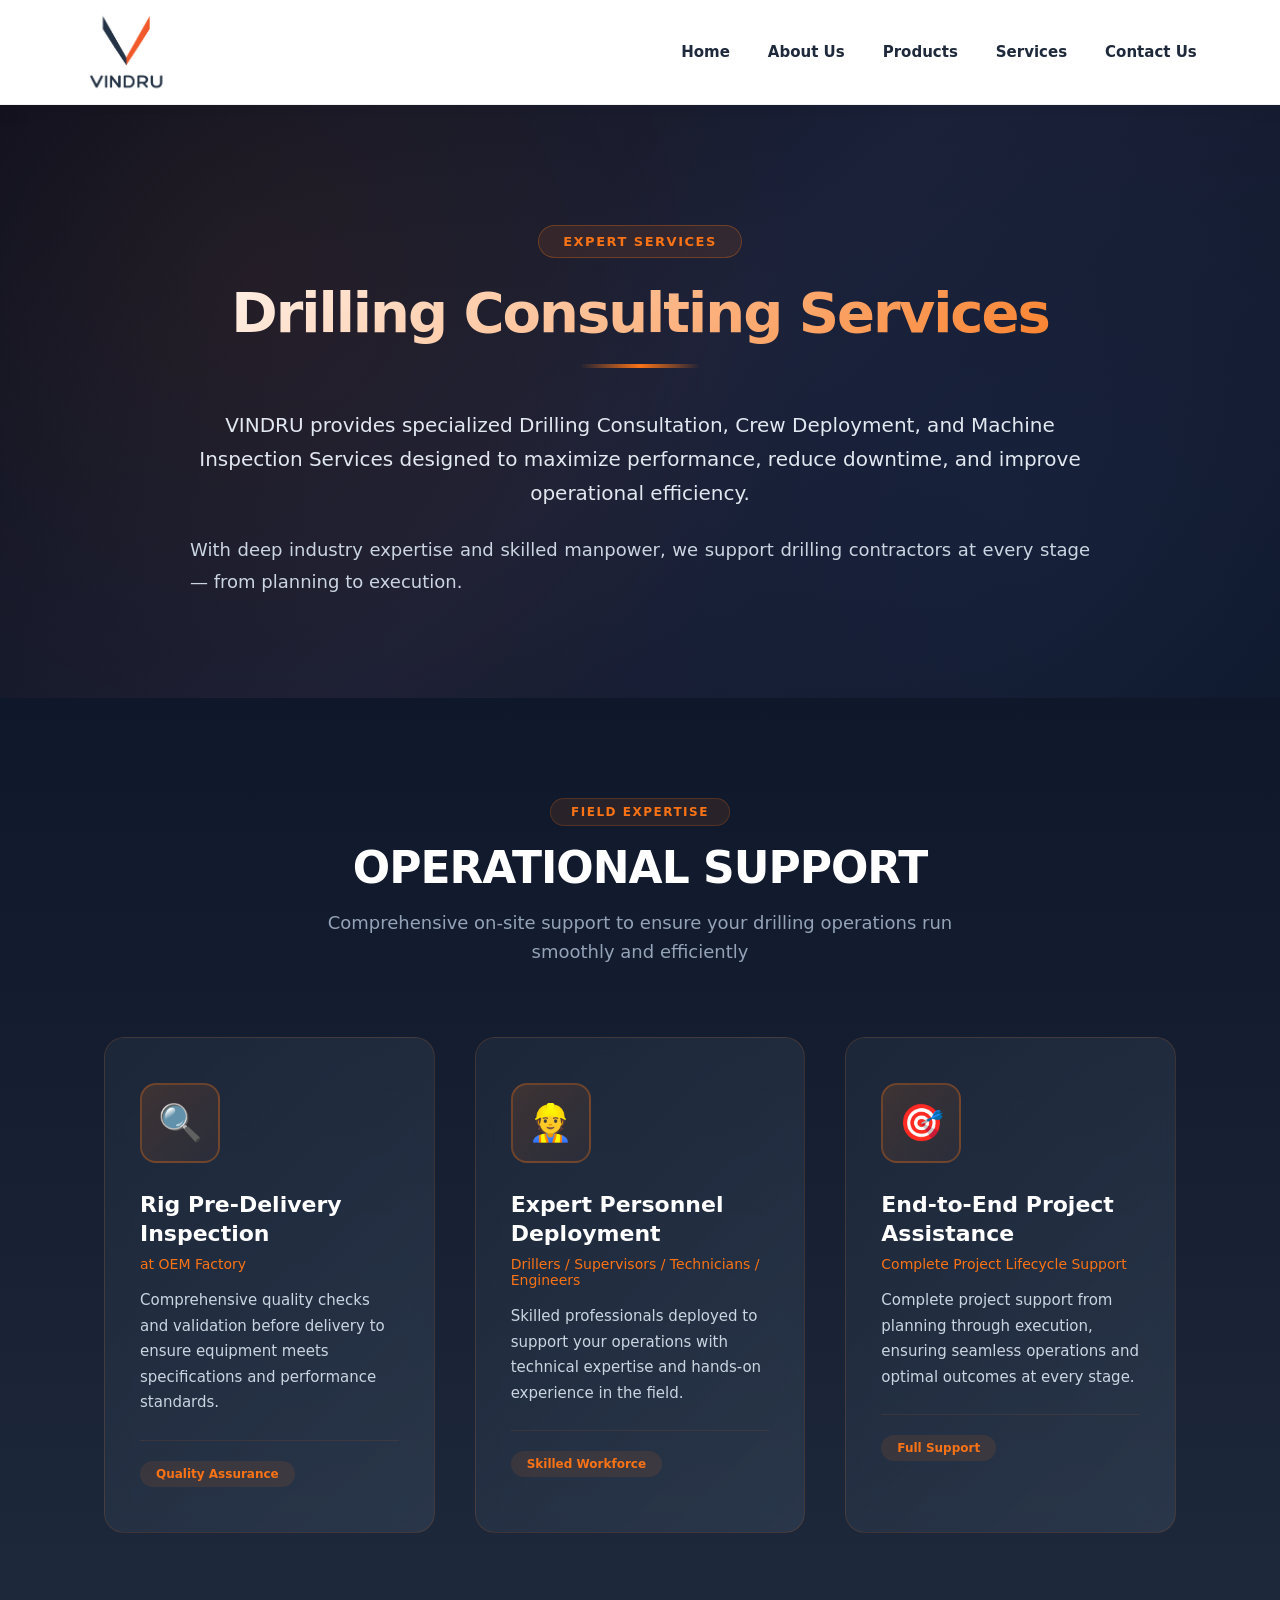
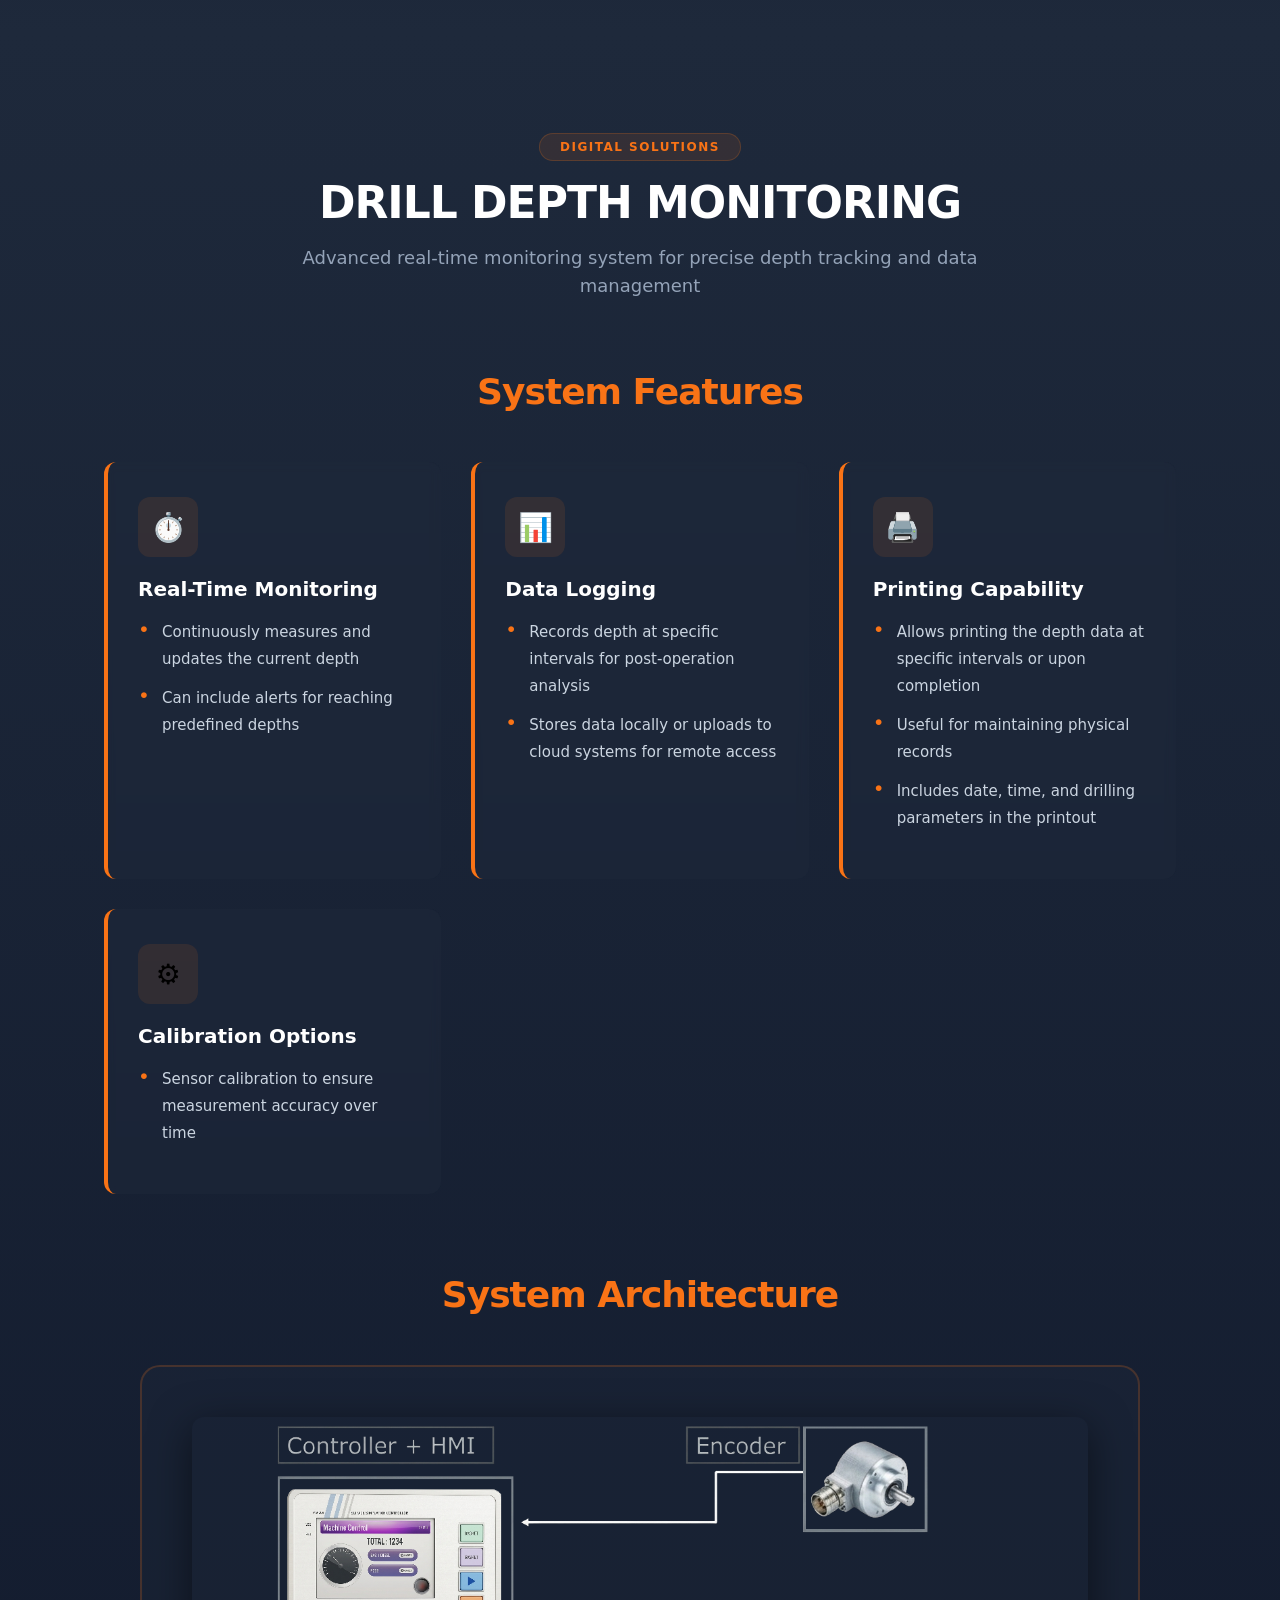
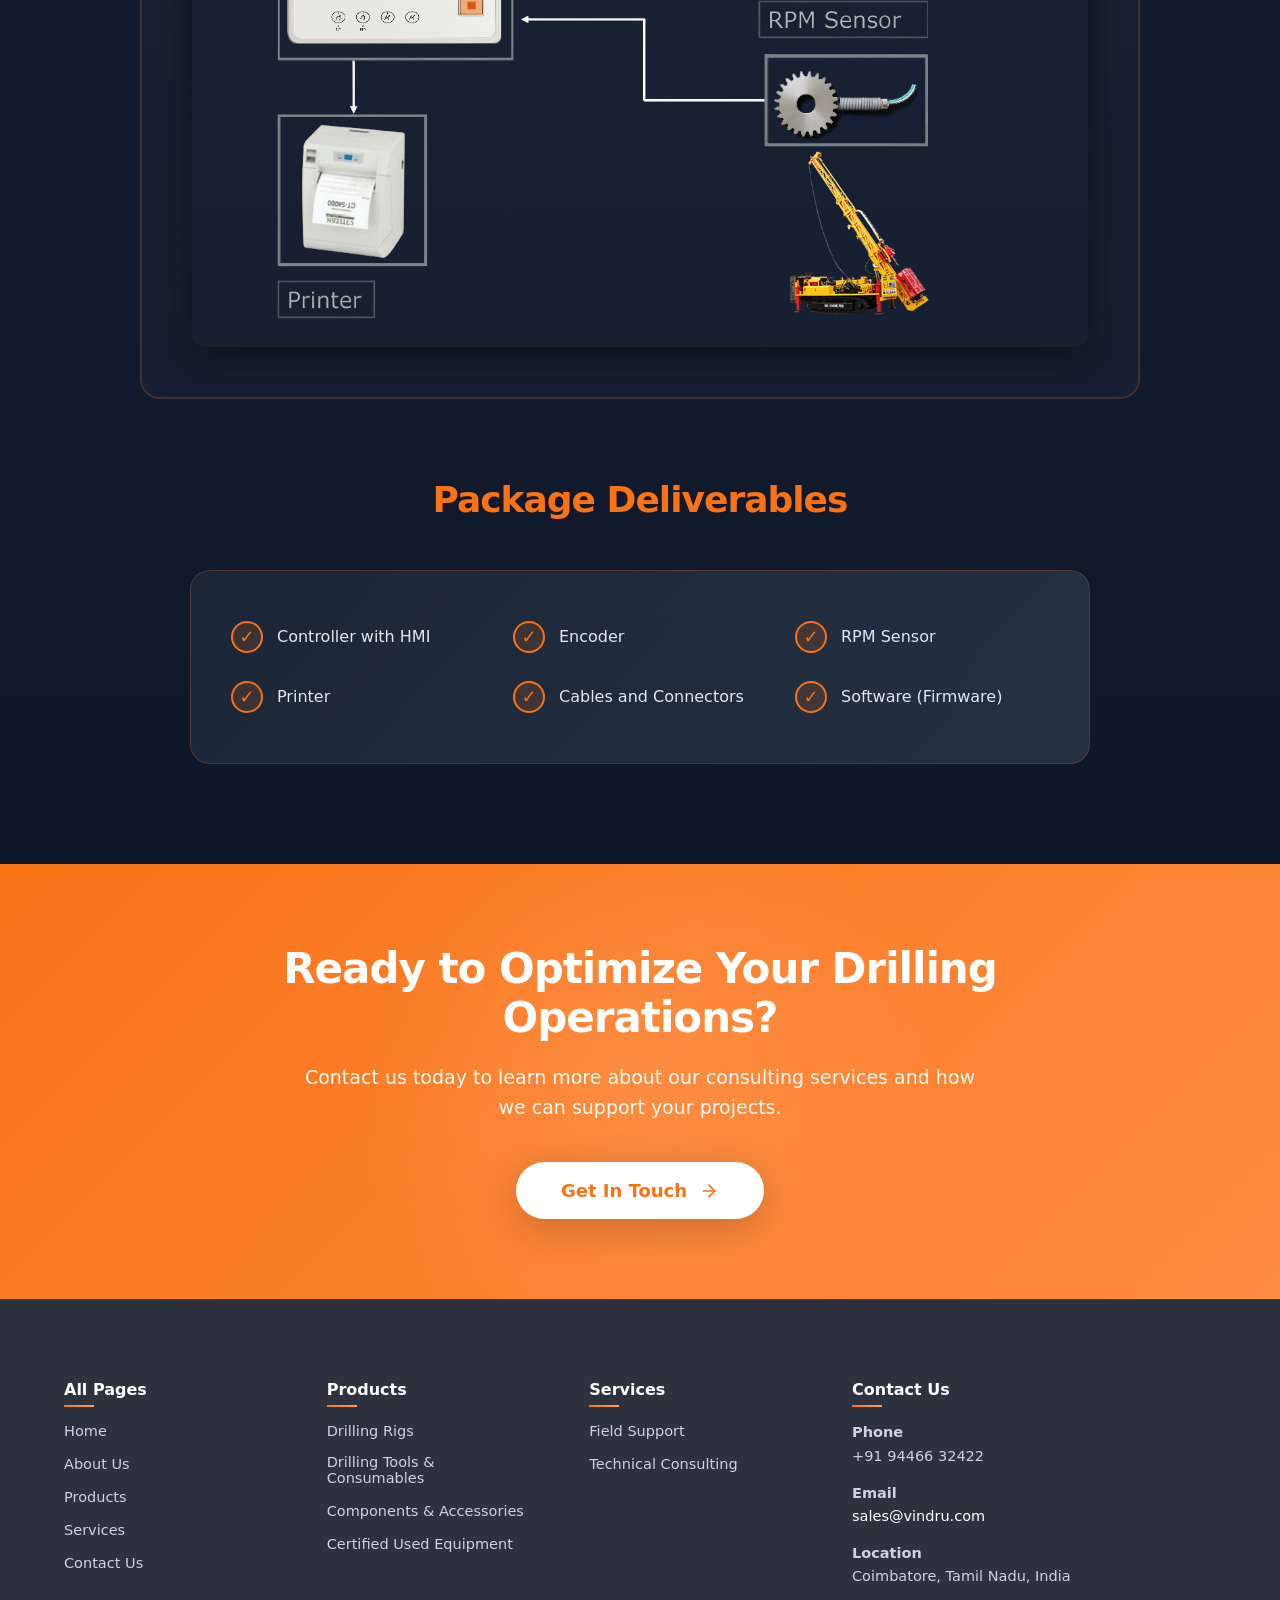
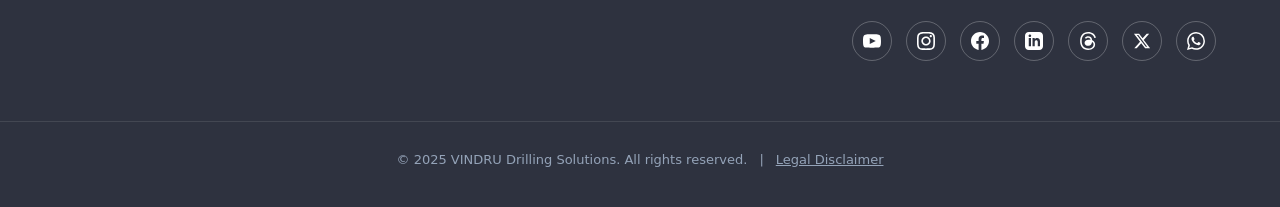
<file: services.html>
<!DOCTYPE html>
<html lang="en">
<head>
  <meta charset="UTF-8" />
  <meta name="viewport" content="width=device-width, initial-scale=1.0"/>
  <meta name="description" content="VINDRU provides specialized drilling consultation, crew deployment, and machine inspection services to maximize performance and reduce downtime in industrial operations.">
  <meta name="keywords" content="drilling services, operational support, digital support, crew deployment, machine inspection, drilling consultation, field services">
  <meta name="author" content="VINDRU Drilling Solutions">
  
  <!-- Open Graph / Social Media -->
  <meta property="og:type" content="website">
  <meta property="og:title" content="Services | VINDRU Drilling Solutions">
  <meta property="og:description" content="Specialized drilling consultation, crew deployment, and inspection services for industrial operations worldwide.">
  <meta property="og:image" content="https://vindru.com/Vindru-LOGO-New.png">
  <meta property="og:url" content="https://vindru.com/services.html">
  
  <!-- Twitter Card -->
  <meta name="twitter:card" content="summary_large_image">
  <meta name="twitter:title" content="Services | VINDRU Drilling Solutions">
  <meta name="twitter:description" content="Expert drilling services including consultation, crew deployment, and inspection.">
  
  <!-- Favicon -->
  <link rel="icon" type="image/png" href="Vindru-LOGO-New.png">
  
  <title>Services | VINDRU - Drilling Consultation & Support</title>
  
  <!-- Preload critical assets -->
  <link rel="preload" href="style.css" as="style">
  <link rel="preload" href="services.css" as="style">

  <!-- Global CSS -->
  <link rel="stylesheet" href="style.css">
  <link rel="stylesheet" href="services.css">
</head>

<body>

<!-- =========================
     NAVBAR
========================== -->
<header class="navbar">
  <div class="nav-container">

    <div class="logo">
      <img src="Vindru-LOGO-New.png" alt="VINDRU">
    </div>

    <!-- DESKTOP MENU -->
    <nav class="nav-links">
      <a href="index.html">Home</a>
      <a href="about.html">About Us</a>
      <a href="products-new.html">Products</a>
      <a href="services.html">Services</a>
      <a href="contact.html">Contact Us</a>
    </nav>

    <!-- MOBILE HAMBURGER -->
    <div class="menu-toggle" id="menuToggle">
      <span></span>
      <span></span>
      <span></span>
    </div>

  </div>
</header>

<div class="menu-overlay" id="menuOverlay">
  <nav class="menu-links">
    <a href="index.html">Home</a>
    <a href="about.html">About Us</a>
    <a href="products-new.html">Products</a>
    <a href="services.html">Services</a>
    <a href="contact.html">Contact Us</a>
  </nav>
</div>
<!-- =========================
     SERVICES HERO SECTION
========================== -->
<section class="services-hero-new">
  <div class="hero-bg-pattern"></div>
  <div class="container" style="max-width:1200px;margin:0 auto;position:relative;z-index:2;">
    <div class="hero-badge">EXPERT SERVICES</div>
    <h1 class="hero-title-new">Drilling Consulting Services</h1>
    <div class="hero-divider"></div>
    <p class="hero-subtitle">
      VINDRU provides specialized Drilling Consultation, Crew Deployment, and Machine Inspection Services designed to maximize performance, reduce downtime, and improve operational efficiency.
    </p>
    <p class="hero-description">
      With deep industry expertise and skilled manpower, we support drilling contractors at every stage — from planning to execution.
    </p>
  </div>
</section>

<!-- =========================
     OPERATIONAL SUPPORT
========================== -->
<section class="operational-section">
  <div class="container" style="max-width:1200px;margin:0 auto;">
    
    <div class="section-header">
      <span class="section-tag">FIELD EXPERTISE</span>
      <h2 class="section-title-new">OPERATIONAL SUPPORT</h2>
      <p class="section-subtitle">Comprehensive on-site support to ensure your drilling operations run smoothly and efficiently</p>
    </div>
    
    <div class="services-grid">
      
      <div class="service-card-new">
        <div class="card-icon-wrapper">
          <div class="card-icon">🔍</div>
          <div class="icon-glow"></div>
        </div>
        <h3 class="card-title">Rig Pre-Delivery Inspection</h3>
        <p class="card-subtitle">at OEM Factory</p>
        <p class="card-description">Comprehensive quality checks and validation before delivery to ensure equipment meets specifications and performance standards.</p>
        <div class="card-footer">
          <span class="card-tag">Quality Assurance</span>
        </div>
      </div>

      <div class="service-card-new">
        <div class="card-icon-wrapper">
          <div class="card-icon">👷</div>
          <div class="icon-glow"></div>
        </div>
        <h3 class="card-title">Expert Personnel Deployment</h3>
        <p class="card-subtitle">Drillers / Supervisors / Technicians / Engineers</p>
        <p class="card-description">Skilled professionals deployed to support your operations with technical expertise and hands-on experience in the field.</p>
        <div class="card-footer">
          <span class="card-tag">Skilled Workforce</span>
        </div>
      </div>

      <div class="service-card-new">
        <div class="card-icon-wrapper">
          <div class="card-icon">🎯</div>
          <div class="icon-glow"></div>
        </div>
        <h3 class="card-title">End-to-End Project Assistance</h3>
        <p class="card-subtitle">Complete Project Lifecycle Support</p>
        <p class="card-description">Complete project support from planning through execution, ensuring seamless operations and optimal outcomes at every stage.</p>
        <div class="card-footer">
          <span class="card-tag">Full Support</span>
        </div>
      </div>

    </div>
  </div>
</section>

<!-- =========================
     DRILL DEPTH MONITORING
========================== -->
<section class="monitoring-section">
  <div class="container" style="max-width:1200px;margin:0 auto;">
    
    <div class="section-header">
      <span class="section-tag">DIGITAL SOLUTIONS</span>
      <h2 class="section-title-new">DRILL DEPTH MONITORING</h2>
      <p class="section-subtitle">Advanced real-time monitoring system for precise depth tracking and data management</p>
    </div>

    <!-- FEATURES GRID -->
    <div class="features-container">
      <h3 class="features-heading">System Features</h3>
      
      <div class="features-grid">
        
        <div class="feature-card">
          <div class="feature-icon-box">
            <span class="feature-icon">⏱️</span>
          </div>
          <h4 class="feature-title">Real-Time Monitoring</h4>
          <ul class="feature-list">
            <li>Continuously measures and updates the current depth</li>
            <li>Can include alerts for reaching predefined depths</li>
          </ul>
        </div>

        <div class="feature-card">
          <div class="feature-icon-box">
            <span class="feature-icon">📊</span>
          </div>
          <h4 class="feature-title">Data Logging</h4>
          <ul class="feature-list">
            <li>Records depth at specific intervals for post-operation analysis</li>
            <li>Stores data locally or uploads to cloud systems for remote access</li>
          </ul>
        </div>

        <div class="feature-card">
          <div class="feature-icon-box">
            <span class="feature-icon">🖨️</span>
          </div>
          <h4 class="feature-title">Printing Capability</h4>
          <ul class="feature-list">
            <li>Allows printing the depth data at specific intervals or upon completion</li>
            <li>Useful for maintaining physical records</li>
            <li>Includes date, time, and drilling parameters in the printout</li>
          </ul>
        </div>

        <div class="feature-card">
          <div class="feature-icon-box">
            <span class="feature-icon">⚙️</span>
          </div>
          <h4 class="feature-title">Calibration Options</h4>
          <ul class="feature-list">
            <li>Sensor calibration to ensure measurement accuracy over time</li>
          </ul>
        </div>

      </div>
    </div>

    <!-- ARCHITECTURE -->
    <div class="architecture-container">
      <h3 class="architecture-heading">System Architecture</h3>
      <div class="architecture-box">
        <img src="arch.png" alt="Drill Depth Monitoring System Architecture" loading="lazy" class="architecture-img">
      </div>
    </div>

    <!-- DELIVERABLES -->
    <div class="deliverables-container">
      <h3 class="deliverables-heading">Package Deliverables</h3>
      <div class="deliverables-grid">
        <div class="deliverable-item">
          <span class="deliverable-check">✓</span>
          <span class="deliverable-text">Controller with HMI</span>
        </div>
        <div class="deliverable-item">
          <span class="deliverable-check">✓</span>
          <span class="deliverable-text">Encoder</span>
        </div>
        <div class="deliverable-item">
          <span class="deliverable-check">✓</span>
          <span class="deliverable-text">RPM Sensor</span>
        </div>
        <div class="deliverable-item">
          <span class="deliverable-check">✓</span>
          <span class="deliverable-text">Printer</span>
        </div>
        <div class="deliverable-item">
          <span class="deliverable-check">✓</span>
          <span class="deliverable-text">Cables and Connectors</span>
        </div>
        <div class="deliverable-item">
          <span class="deliverable-check">✓</span>
          <span class="deliverable-text">Software (Firmware)</span>
        </div>
      </div>
    </div>

  </div>
</section>

<!-- CTA SECTION -->
<section class="cta-section-new">
  <div class="cta-glow"></div>
  <div class="container" style="max-width:900px;margin:0 auto;position:relative;z-index:2;">
    <h2 class="cta-title">Ready to Optimize Your Drilling Operations?</h2>
    <p class="cta-description">Contact us today to learn more about our consulting services and how we can support your projects.</p>
    <a href="contact.html" class="cta-button">
      <span>Get In Touch</span>
      <svg width="20" height="20" viewBox="0 0 24 24" fill="none" stroke="currentColor" stroke-width="2" stroke-linecap="round" stroke-linejoin="round">
        <line x1="5" y1="12" x2="19" y2="12"></line>
        <polyline points="12 5 19 12 12 19"></polyline>
      </svg>
    </a>
  </div>
</section>

<footer class="vindru-footer">

  <div class="footer-container">

    <!-- ALL PAGES -->
    <div class="footer-col">
      <h4>All Pages</h4>
      <ul>
        <li><a href="index.html">Home</a></li>
        <li><a href="about.html">About Us</a></li>
        <li><a href="products-new.html">Products</a></li>
        <li><a href="services.html">Services</a></li>
        <li><a href="contact.html">Contact Us</a></li>
      </ul>
    </div>

    <!-- PRODUCTS -->
    <div class="footer-col">
      <h4>Products</h4>
      <ul>
        <li><a href="products-new.html#vin-saver">Drilling Rigs</a></li>
        <li><a href="products-new.html#drilling-tools">Drilling Tools & Consumables</a></li>
        <li><a href="products-new.html#components">Components & Accessories</a></li>
        <li><a href="products-new.html#used-equipment">Certified Used Equipment</a></li>
      </ul>
    </div>

    <!-- SERVICES -->
    <div class="footer-col">
      <h4>Services</h4>
      <ul>
        <li><a href="services.html#field-support">Field Support</a></li>
        <li><a href="services.html#technical-consulting">Technical Consulting</a></li>
      </ul>
    </div>

    <!-- CONTACT -->
    <div class="footer-col footer-contact">
      <h4>Contact Us</h4>

      <p><strong>Phone</strong><br>+91 94466 32422</p>
      <p><strong>Email</strong><br><a href="mailto:sales@vindru.com">sales@vindru.com</a></p>
      <p><strong>Location</strong><br>Coimbatore, Tamil Nadu, India</p>

      <div class="footer-socials">
        <!-- YouTube -->
        <a href="https://www.youtube.com/channel/UCEq1wy_FFFC4MEOsQ54iNhQ" target="_blank" rel="noopener" aria-label="YouTube">
          <svg width="18" height="18" fill="currentColor" viewBox="0 0 24 24"><path d="M19.615 3.184c-3.604-.246-11.631-.245-15.23 0-3.897.266-4.356 2.62-4.385 8.816.029 6.185.484 8.549 4.385 8.816 3.6.245 11.626.246 15.23 0 3.897-.266 4.356-2.62 4.385-8.816-.029-6.185-.484-8.549-4.385-8.816zm-10.615 12.816v-8l8 3.993-8 4.007z"/></svg>
        </a>
        <!-- Instagram -->
        <a href="https://www.instagram.com/vindru.drilling/" target="_blank" rel="noopener" aria-label="Instagram">
          <svg width="18" height="18" fill="currentColor" viewBox="0 0 24 24"><path d="M12 2.163c3.204 0 3.584.012 4.85.07 3.252.148 4.771 1.691 4.919 4.919.058 1.265.069 1.645.069 4.849 0 3.205-.012 3.584-.069 4.849-.149 3.225-1.664 4.771-4.919 4.919-1.266.058-1.644.07-4.85.07-3.204 0-3.584-.012-4.849-.07-3.26-.149-4.771-1.699-4.919-4.92-.058-1.265-.07-1.644-.07-4.849 0-3.204.013-3.583.07-4.849.149-3.227 1.664-4.771 4.919-4.919 1.266-.057 1.645-.069 4.849-.069zm0-2.163c-3.259 0-3.667.014-4.947.072-4.358.2-6.78 2.618-6.98 6.98-.059 1.281-.073 1.689-.073 4.948 0 3.259.014 3.668.072 4.948.2 4.358 2.618 6.78 6.98 6.98 1.281.058 1.689.072 4.948.072 3.259 0 3.668-.014 4.948-.072 4.354-.2 6.782-2.618 6.979-6.98.059-1.28.073-1.689.073-4.948 0-3.259-.014-3.667-.072-4.947-.196-4.354-2.617-6.78-6.979-6.98-1.281-.059-1.69-.073-4.949-.073zm0 5.838c-3.403 0-6.162 2.759-6.162 6.162s2.759 6.163 6.162 6.163 6.162-2.759 6.162-6.163c0-3.403-2.759-6.162-6.162-6.162zm0 10.162c-2.209 0-4-1.79-4-4 0-2.209 1.791-4 4-4s4 1.791 4 4c0 2.21-1.791 4-4 4zm6.406-11.845c-.796 0-1.441.645-1.441 1.44s.645 1.44 1.441 1.44c.795 0 1.439-.645 1.439-1.44s-.644-1.44-1.439-1.44z"/></svg>
        </a>
        <!-- Facebook NEW -->
        <a href="https://www.facebook.com/profile.php?id=61580709692416" target="_blank" rel="noopener" aria-label="Facebook">
          <svg width="18" height="18" fill="currentColor" viewBox="0 0 24 24"><path d="M24 12.073c0-6.627-5.373-12-12-12s-12 5.373-12 12c0 5.99 4.388 10.954 10.125 11.854v-8.385H7.078v-3.47h3.047V9.43c0-3.007 1.792-4.669 4.533-4.669 1.312 0 2.686.235 2.686.235v2.953H15.83c-1.491 0-1.956.925-1.956 1.874v2.25h3.328l-.532 3.47h-2.796v8.385C19.612 23.027 24 18.062 24 12.073z"/></svg>
        </a>
        <!-- LinkedIn (unchanged) -->
        <a href="https://www.linkedin.com/company/vindru" target="_blank" rel="noopener" aria-label="LinkedIn">
          <svg width="18" height="18" fill="currentColor" viewBox="0 0 24 24"><path d="M19 0h-14c-2.761 0-5 2.239-5 5v14c0 2.761 2.239 5 5 5h14c2.762 0 5-2.239 5-5v-14c0-2.761-2.238-5-5-5zm-11 19h-3v-11h3v11zm-1.5-12.268c-.966 0-1.75-.79-1.75-1.764s.784-1.764 1.75-1.764 1.75.79 1.75 1.764-.783 1.764-1.75 1.764zm13.5 12.268h-3v-5.604c0-3.368-4-3.113-4 0v5.604h-3v-11h3v1.765c1.396-2.586 7-2.777 7 2.476v6.759z"/></svg>
        </a>
        <!-- Threads NEW -->
        <a href="https://www.threads.net/@vindru.drilling" target="_blank" rel="noopener" aria-label="Threads">
          <svg width="18" height="18" fill="currentColor" viewBox="0 0 24 24"><path d="M12.186 24h-.007c-3.581-.024-6.334-1.205-8.184-3.509C2.35 18.44 1.5 15.586 1.473 12.01v-.017c.027-3.579.877-6.43 2.525-8.482C5.845 1.205 8.6.024 12.18 0h.014c2.746.02 5.043.725 6.826 2.098 1.677 1.29 2.858 3.13 3.509 5.467l-2.04.569c-1.104-3.96-3.898-5.984-8.304-6.015-2.91.022-5.11.936-6.54 2.717C4.307 6.504 3.616 8.914 3.594 12c.022 3.086.713 5.496 2.051 7.164 1.43 1.783 3.631 2.698 6.54 2.717 2.623-.02 4.358-.631 5.8-2.045 1.647-1.613 1.618-3.593 1.09-4.798-.31-.71-.873-1.3-1.634-1.75-.192 1.352-.622 2.446-1.284 3.272-.886 1.102-2.14 1.704-3.73 1.79-1.202.065-2.361-.218-3.259-.801-1.063-.689-1.685-1.74-1.752-2.964-.065-1.19.408-2.285 1.33-3.082.88-.76 2.119-1.207 3.583-1.291a13.853 13.853 0 0 1 3.02.142c-.126-.742-.375-1.332-.75-1.757-.513-.586-1.308-.883-2.359-.89h-.029c-.844 0-1.992.232-2.721 1.32L7.734 7.847c.98-1.454 2.568-2.256 4.478-2.256h.044c3.194.02 5.097 1.975 5.287 5.388.108.046.216.094.321.142 1.49.7 2.58 1.761 3.154 3.07.797 1.829.871 4.83-1.548 7.158C17.506 23.088 15.363 23.98 12.186 24z"/></svg>
        </a>
        <!-- X/Twitter -->
        <a href="https://x.com/vindru_drilling" target="_blank" rel="noopener" aria-label="X (Twitter)">
          <svg width="18" height="18" fill="currentColor" viewBox="0 0 24 24"><path d="M18.244 2.25h3.308l-7.227 8.26 8.502 11.24H16.17l-5.214-6.817L4.99 21.75H1.68l7.73-8.835L1.254 2.25H8.08l4.713 6.231zm-1.161 17.52h1.833L7.084 4.126H5.117z"/></svg>
        </a>
        <!-- WhatsApp -->
        <a href="https://wa.me/919446632422" target="_blank" rel="noopener" aria-label="WhatsApp">
          <svg width="18" height="18" fill="currentColor" viewBox="0 0 24 24"><path d="M17.472 14.382c-.297-.149-1.758-.867-2.03-.967-.273-.099-.471-.148-.67.15-.197.297-.767.966-.94 1.164-.173.199-.347.223-.644.075-.297-.15-1.255-.463-2.39-1.475-.883-.788-1.48-1.761-1.653-2.059-.173-.297-.018-.458.13-.606.134-.133.298-.347.446-.52.149-.174.198-.298.298-.497.099-.198.05-.371-.025-.52-.075-.149-.669-1.612-.916-2.207-.242-.579-.487-.5-.669-.51-.173-.008-.371-.01-.57-.01-.198 0-.52.074-.792.372-.272.297-1.04 1.016-1.04 2.479 0 1.462 1.065 2.875 1.213 3.074.149.198 2.096 3.2 5.077 4.487.709.306 1.262.489 1.694.625.712.227 1.36.195 1.871.118.571-.085 1.758-.719 2.006-1.413.248-.694.248-1.289.173-1.413-.074-.124-.272-.198-.57-.347m-5.421 7.403h-.004a9.87 9.87 0 01-5.031-1.378l-.361-.214-3.741.982.998-3.648-.235-.374a9.86 9.86 0 01-1.51-5.26c.001-5.45 4.436-9.884 9.888-9.884 2.64 0 5.122 1.03 6.988 2.898a9.825 9.825 0 012.893 6.994c-.003 5.45-4.437 9.884-9.885 9.884m8.413-18.297A11.815 11.815 0 0012.05 0C5.495 0 .16 5.335.157 11.892c0 2.096.547 4.142 1.588 5.945L.057 24l6.305-1.654a11.882 11.882 0 005.683 1.448h.005c6.554 0 11.89-5.335 11.893-11.893a11.821 11.821 0 00-3.48-8.413z"/></svg>
        </a>
      </div>
    </div>

  </div>

  <div class="footer-bottom">
    © 2025 VINDRU Drilling Solutions. All rights reserved.
    <span class="footer-separator">|</span>
    <button id="openLegal" class="footer-legal-link">Legal Disclaimer</button>
  </div>

</footer>

<!-- Legal Disclaimer Modal -->
<div id="legalModal" class="legal-modal">
  <div class="legal-box">
    <button class="legal-close" id="closeLegal">&times;</button>
    <h2>Legal Disclaimer</h2>
    <div class="legal-scroll">
      <h4>Legal Disclaimer</h4>
      <p>VINDRU (Vindru Drilling Solutions Corp) provides access to information and materials (the "Information") on www.vindru.com, subject to the Terms of Use and this Disclaimer. By accessing or using this Website, you acknowledge and agree to be bound by the Terms of Use and this Disclaimer. If you do not agree with these terms, you are advised not to access or use the Website.<br><br>VINDRU reserves the right to modify the Terms of Use and/or this Disclaimer at any time, at its sole discretion and without prior notice, by posting the updated terms on the Website. Continued use of the Website following the posting of any changes constitutes your acceptance of those changes, regardless of whether you have reviewed them.</p>
      
      <h4>Copyright</h4>
      <p>© Vindru Drilling Solutions Corp. 2025. All rights reserved.<br><br>Except as expressly permitted in this Website, no part of the information or content may be reproduced, distributed, or transmitted in any form or by any means without the prior written consent of VINDRU</p>
      
      <h4>Trademarks</h4>
      <p>VINDRU, including the VINDRU name, logos, graphics, service marks, and "vindru.com," are trademarks of VINDRU. Except as expressly permitted herein, these trademarks may not be used without prior written authorization from VINDRU.<br><br>All other trademarks appearing on this Website that are not owned by VINDRU are the property of their respective owners. These owners may not be affiliated with, connected to, or sponsored by VINDRU.</p>
      
      <h4>Website Access and Use</h4>
      <p>Subject to the terms and conditions outlined in the Terms of Use and this Disclaimer, VINDRU grants you a limited, non-exclusive, non-transferable, and restricted right to access, use, and display this Website and its contents.<br><br>By accessing the Website, you agree not to disrupt or attempt to disrupt its operation in any manner. Your use of the Website must at all times comply with the Terms of Use and this Disclaimer.<br><br>Unless expressly stated otherwise on the Website, you may not copy, print, reproduce, or otherwise use the information and materials available on this Website without prior written permission from VINDRU.</p>
      
      <h4>Governing Law and Jurisdiction</h4>
      <p>By accessing this Website, you agree that all matters arising out of or relating to this Website, including any disputes involving VINDRU, shall be governed by the laws of the Republic of India. You also agree to submit to the exclusive jurisdiction of the courts located in Coimbatore, Tamil Nadu, for the resolution of any such disputes.</p>
    </div>
  </div>
</div>

<script>
const openLegal = document.getElementById("openLegal");
const closeLegal = document.getElementById("closeLegal");
const modal = document.getElementById("legalModal");

if (openLegal && closeLegal && modal) {
  openLegal.onclick = () => modal.classList.add("active");
  closeLegal.onclick = () => modal.classList.remove("active");
  modal.onclick = e => {
    if(e.target === modal) modal.classList.remove("active");
  };
}
</script>

<!-- =========================
     REVEAL SCRIPT
========================== -->
<script>
  const reveals = document.querySelectorAll('.reveal');

  const observer = new IntersectionObserver(
    entries => {
      entries.forEach(entry => {
        if (entry.isIntersecting) {
          entry.target.classList.add('active');
          observer.unobserve(entry.target);
        }
      });
    },
    { threshold: 0.2 }
  );

  reveals.forEach(el => observer.observe(el));
</script>

<script>
const toggle = document.getElementById("menuToggle");
const overlay = document.getElementById("menuOverlay");

toggle.addEventListener("click", () => {
  overlay.classList.toggle("active");
});

overlay.addEventListener("click", () => {
  overlay.classList.remove("active");
});
</script>

</body>
</html>
</file>
<file: style.css>
/* ================================
   TRUE FULL WIDTH LAYOUT SYSTEM
================================ */

html, body {
  width: 100%;
  margin: 0;
  padding: 0;
  overflow-x: hidden;
}

/* Sections stretch full width */
section {
  width: 100%;
}

/* Content stays centered */







:root {
  --navy: #0b2d42;
  --steel: #143e5a;
  --white: #ffffff;
  --orange: #f97316;
  --text-dark: #0f172a;
  --text-muted: #64748b;
  --text-light: #cbd5e1;
  --bg-main: #0b1e2d;
  --bg-deep: #0f2a3d;
  --grid-color: rgba(255,255,255,0.04);
  --nav-height: 96px;
}

/* =========================
   GLOBAL FLUID CONTAINER
========================= */

.container,
.nav-container,
.industries-glass,
.global-container,
.footer-container {
  width: min(92%, 1320px);
  margin-inline: auto;
}

/* ensures full-width sections still align inside */
.full-width > * {
  width: min(92%, 1320px);
  margin-inline: auto;
}

/* prevents edge hugging on tiny phones */
@media (max-width: 480px){
  .container,
  .nav-container,
  .industries-glass,
  .global-container,
  .footer-container {
    width: 94%;
  }
}

/* ================================
   GLOBAL SECTION SPACING SYSTEM
================================ */
.section {
  padding-top: 100px;
  padding-bottom: 100px;
}

@media (max-width: 768px) {
  .section {
    padding-top: 70px;
    padding-bottom: 70px;
  }
}


/* ================================
   GLOBAL CONTAINER – SINGLE SOURCE
================================ */



/* Brand accent line */


* {
  margin: 0;
  padding: 0;
  box-sizing: border-box;
  font-family: Inter, system-ui, sans-serif;
}

/* ================================
   GLOBAL BACKGROUND SYSTEM
   (Applies to every page)
================================ */

body {
  background:
    radial-gradient(circle at top left, #1b335f 0%, #050a14 55%),
    radial-gradient(circle at bottom right, #7a3a10 0%, #050a14 60%);
  background-attachment: fixed;
}


@keyframes bgFloat {
  0% { transform: translateY(0px) translateX(0px); }
  100% { transform: translateY(-40px) translateX(30px); }
}

body {
  position: relative;
  overflow-x: hidden;
}

section, header, footer, main {
  position: relative;
  z-index: 1;
}

/* CONTAINER */



/* NAVBAR */
/* ===== NAVBAR ===== */
/* =========================
   NAVBAR – RESPONSIVE MASTER
========================= */
/* ===============================
   GLOBAL HAMBURGER NAVBAR
================================ */

.navbar {
  width: 100%;
  background: white;
  position: sticky;
  top: 0;
  z-index: 1000;
  box-shadow: 0 4px 20px rgba(0,0,0,0.08);
}

.nav-container {
  max-width: 1320px;
  margin: 0 auto;
  padding: 16px 32px;
  display: flex;
  justify-content: space-between;
  align-items: center;
}

.logo {
  display: flex;
  align-items: center;
  height: 72px;
  overflow: visible;
}

.logo img {
  height: 72px;
  width: auto;
  transform: scale(1.2);
  transform-origin: left center;
}


@media(max-width: 768px) {

  .logo {
    height: 48px;
  }

  .logo img {
    height: 48px;
    transform: scale(1.35);
  }
}

/* ===============================
   DESKTOP NAV LINKS
================================ */

.nav-links{
  display:flex;
  gap:38px;
  align-items:center;
}

.nav-links a{
  text-decoration:none;
  font-size:15px;
  font-weight:500;
  color:#0f172a;
  position:relative;
  transition:.3s ease;
}

/* subtle underline hover */
.nav-links a::after{
  content:"";
  position:absolute;
  left:0;
  bottom:-6px;
  width:0;
  height:2px;
  background:#f97316;
  transition:.3s ease;
}

.nav-links a:hover{
  color:#f97316;
}

.nav-links a:hover::after{
  width:100%;
}







/* ===============================
   NAVBAR RESPONSIVE BEHAVIOR
================================ */

/* Desktop */
@media(min-width: 900px){

  /* show desktop menu */
  .nav-links{
    display:flex;
  }

  /* hide hamburger */
  .menu-toggle{
    display:none;
  }
}

/* Mobile */
@media(max-width: 899px){

  /* hide desktop links */
  .nav-links{
    display:none;
  }

  /* show hamburger */
  .menu-toggle{
    display:flex;
  }
}

/* ===============================
   FINAL NAVBAR VISIBILITY FIX
================================ */

/* DESKTOP */
@media (min-width: 900px){
  .menu-toggle{
    display:none !important;
  }

  .nav-links{
    display:flex !important;
  }
}

/* MOBILE */
@media (max-width: 899px){
  .menu-toggle{
    display:flex !important;
  }

  .nav-links{
    display:none !important;
  }
}

.navbar{
  border-bottom:1px solid rgba(0,0,0,0.05);
  box-shadow:
    0 6px 20px rgba(0,0,0,0.06),
    0 1px 0 rgba(255,255,255,0.6) inset;
}


.nav-links a{
  position:relative;
  padding:6px 0;
}

.nav-links a::after{
  content:"";
  position:absolute;
  left:0;
  bottom:-4px;
  width:0;
  height:2px;
  background:linear-gradient(90deg,#f97316,#ff9f4a);
  transition:0.35s ease;
}

.nav-links a:hover::after{
  width:100%;
}


.nav-links a{
  font-weight:600;
  color:#1e293b;
}


.navbar{
  box-shadow: 0 6px 18px rgba(0,0,0,0.06);
}




/* HAMBURGER */
.menu-toggle {
  width: 28px;
  height: 20px;
  display: flex;
  flex-direction: column;
  justify-content: space-between;
  cursor: pointer;
}

.menu-toggle span {
  height: 3px;
  background: #0f172a;
  border-radius: 2px;
}

/* ===============================
   FULLSCREEN MENU
================================ */

.menu-overlay {
  position: fixed;
  inset: 0;
  background: rgba(5,15,30,0.95);
  display: flex;
  align-items: center;
  justify-content: center;
  opacity: 0;
  pointer-events: none;
  transition: 0.4s ease;
  z-index: 2000;
}

.menu-overlay.active {
  opacity: 1;
  pointer-events: all;
}

.menu-links {
  display: flex;
  flex-direction: column;
  gap: 32px;
  text-align: center;
}

.menu-links a {
  font-size: 28px;
  font-weight: 600;
  color: white;
  text-decoration: none;
  transition: 0.3s;
}

.menu-links a:hover {
  color: #f97316;
}
/* HERO */


/* WHO WE ARE */

/* ================================
   WHO WE ARE SECTION
================================ */

.who-we-are {
  background: #081220; /* same site dark blue */
      /* tightened spacing */
  padding: 0;
  color: white;
}

.who-grid {
  display: grid;
  grid-template-columns: 1fr 1fr;
  gap: 60px;
  align-items: center;
}

/* IMAGE */
.who-image img {
  width: 100%;
  border-radius: 20px;
  object-fit: cover;
  transition: transform 0.4s ease;
}

.who-image img:hover {
  transform: scale(1.03);
}

/* TEXT */
.who-eyebrow {
  font-size: 12px;
  letter-spacing: 2px;
  color: var(--orange);
  font-weight: 600;
}

.who-content h2 {
  font-size: 40px;
  line-height: 1.25;
  margin: 8px 0 10px;
}

.who-content p {
  color: #cbd5e1;
  line-height: 1.7;
  margin-bottom: 16px;
  max-width: 520px;
}


/* ================================
   REVEAL ANIMATIONS
================================ */

.reveal-left,
.reveal-right {
  opacity: 0;
  transition: all 0.9s ease;
}

.reveal-left {
  transform: translateX(-60px);
}

.reveal-right {
  transform: translateX(60px);
}

.reveal-left.active,
.reveal-right.active {
  opacity: 1;
  transform: translateX(0);
}

/* Button delay */
.reveal-delay {
  display: inline-block;
  opacity: 0;
  transform: translateY(20px);
  transition: all 0.8s ease 0.2s;
}

.reveal-delay.active {
  opacity: 1;
  transform: translateY(0);
}

/* OUTLINE BUTTON (Know More) */
.btn-outline {
  display: inline-block;
  padding: 12px 28px;
  border-radius: 30px;
  border: 2px solid #ff7a00;
  color: #ff7a00;
  text-decoration: none;
  font-weight: 600;
  transition: all 0.3s ease;
}

.btn-outline:hover {
  background: #ff7a00;
  color: #ffffff;
}

.btn-primary,
.btn-outline {
  min-width: 160px;
  text-align: center;
}

/* ================================
   RESPONSIVE
================================ */

@media (max-width: 900px) {
  .who-grid {
    grid-template-columns: 1fr;
    gap: 40px;
  }

  .who-content h2 {
    font-size: 34px;
  }
}



/* PRODUCTS */
/* PRODUCTS SECTION */
/* PRODUCTS SECTION */

.products-section {
  background: transparent;
 
  overflow: hidden;
}

/* HEADER */
.products-header {
  text-align: center;
  margin-bottom: 60px;
}

.products-tag {
  font-size: 13px;
  font-weight: 700;
  letter-spacing: 2.5px;
  text-transform: uppercase;
  color: #f97316;
  display: inline-block;
  margin-bottom: 12px;
}

.products-tag::after {
  content: "";
  display: block;
  width: 42px;
  height: 3px;
  background: linear-gradient(90deg, #f97316, #ff9f4a);
  margin: 10px auto 0;
  border-radius: 2px;
}

.section-title {
  font-size: 40px;
  font-weight: 700;
  color: #ffffff;
  margin: 14px 0;
}

.section-subtitle {
  max-width: 720px;
  margin: 0 auto;
  font-size: 16px;
  line-height: 1.7;
  color: #cbd5e1;
}

/* SCROLL ROW */
.products-scroll {
  display: flex;
  gap: 28px;
  overflow-x: auto;
  padding-bottom: 20px;
  scroll-behavior: smooth;
}

.products-scroll::-webkit-scrollbar {
  height: 8px;
}

.products-scroll::-webkit-scrollbar-thumb {
  background: rgba(249, 115, 22, 0.6);
  border-radius: 10px;
}

.products-scroll::-webkit-scrollbar-track {
  background: transparent;
}

/* PRODUCT CARD */
.product-card {
  min-width: 260px;
  height: 280px;
  background: #000;
  border-radius: 18px;
  box-shadow: 0 20px 50px rgba(0,0,0,0.25);
  transition: all 0.35s ease;
  position: relative;
  flex-shrink: 0;
  overflow: hidden;
}

/* IMAGE FILLS ENTIRE BOX */
.product-image {
  position: absolute;
  inset: 0;
  width: 100%;
  height: 100%;
}

.product-image img {
  width: 100%;
  height: 100%;
  object-fit: cover;
  transform: scale(0.85);
  transition: transform 0.35s ease;
}

/* TITLE - ALWAYS VISIBLE */
.product-card h3 {
  position: absolute;
  bottom: 0;
  left: 0;
  right: 0;
  padding: 20px;
  font-size: 18px;
  font-weight: 600;
  color: #fff;
  background: linear-gradient(to top, rgba(0,0,0,0.9), transparent);
  opacity: 1;
  transform: translateY(0);
  transition: all 0.35s ease;
  z-index: 2;
  text-align: center;
}

/* HOVER - SHOW TEXT & ZOOM IMAGE */
.product-card:hover h3 {
  opacity: 1;
  transform: translateY(0);
}

.product-card:hover .product-image img {
  transform: scale(1.1);
}

.product-card:hover {
  transform: translateY(-8px);
  box-shadow:
    0 30px 70px rgba(0,0,0,0.35),
    0 0 0 2px rgba(249,115,22,0.5);
}

/* MOBILE */
@media (max-width: 768px) {
  .products-section {
    padding: 90px 0px;
  }

  .section-title {
    font-size: 28px;
  }

  .product-card {
    min-width: 220px;
    height: 240px;
  }
}

/* WRAPPER FOR ARROWS */
.products-wrapper {
  position: relative;
}

/* SCROLL BUTTONS */
.scroll-btn {
  position: absolute;
  top: 50%;
  transform: translateY(-50%);
  background: rgba(15, 23, 42, 0.85);
  color: white;
  border: none;
  font-size: 22px;
  width: 44px;
  height: 44px;
  border-radius: 50%;
  cursor: pointer;
  z-index: 10;
  transition: all 0.3s ease;
}

.scroll-btn:hover {
  background: #f97316;
}

.scroll-btn.left {
  left: -22px;
}

.scroll-btn.right {
  right: -22px;
}

/* CLICKABLE CARD */
.product-card {
  text-decoration: none;
  color: inherit;
}

/* REVEAL ANIMATION */
.reveal {
  opacity: 0;
  transform: translateY(30px);
  transition: all 0.8s ease;
}

.reveal.active {
  opacity: 1;
  transform: translateY(0);
}

/* MOBILE */
@media (max-width: 768px) {
  .scroll-btn {
    display: none;
  }
}








/* MOBILE – SMOOTH HORIZONTAL SCROLL */
/* FORCE MOBILE TO TREAT PRODUCT STRIP AS A SWIPE GALLERY */
@media (max-width: 768px) {
  .products-scroll {
    position: relative;
    z-index: 10;
    will-change: transform;
    transform: translateZ(0);
    pointer-events: auto;

    overflow-x: auto;
    overflow-y: hidden;
    -webkit-overflow-scrolling: touch;
    touch-action: pan-x;
    scroll-snap-type: x mandatory;
    scroll-behavior: smooth;

    padding-left: 16px;
    padding-right: 16px;
  }

  .product-card {
    scroll-snap-align: center;
  }

  /* SHOW PRODUCT NAMES ON MOBILE */
  .product-card h3 {
    opacity: 1;
    transform: translateY(0);
  }
}







/* GLOBAL */
/* =========================
   GLOBAL PRESENCE – SPLIT
   ========================= */

.global-section {
  background: transparent;
  
}

.global-container {
  max-width: 1300px;
  margin: auto;
  display: grid;
  grid-template-columns: 1.1fr 0.9fr;
  gap: 80px;
  align-items: center;
}

/* LEFT CONTENT */
.global-content .section-tag {
  font-size: 12px;
  letter-spacing: 2.5px;
  font-weight: 700;
  color: var(--orange);
  display: inline-block;
  margin-bottom: 16px;
}

.global-content h2 {
  font-size: 40px;
  font-weight: 700;
  color: #ffffff;
  margin-bottom: 20px;
}

.global-content p {
  font-size: 16px;
  line-height: 1.7;
  color: #cbd5e1;
  max-width: 520px;
  margin-bottom: 28px;
}

/* RIGHT IMAGE */
.global-image {
  padding: 0;
  background: none;
}


.global-image img {
  width: 100%;
  height: auto;
  border-radius: 16px;
}

/* RESPONSIVE */
@media (max-width: 900px) {
  .global-container {
    grid-template-columns: 1fr;
    gap: 48px;
  }

  .global-content h2 {
    font-size: 32px;
  }

  .global-image {
    padding: 0px;
  }
}

@media (max-width: 768px) {
  .global-container {
    padding: 0 16px; /* 👈 same as rest of site */
  }
}


/* ================================
   CONTACT SECTION
================================ */

.contact-section {
  background: linear-gradient(
    180deg,
    rgba(5, 10, 20, 0) 0%,
    rgba(5, 10, 20, 0.6) 40%,
    rgba(5, 10, 20, 0.9) 100%
  );
  padding: clamp(80px, 10vw, 140px) 6%;
}

/* GRID */
.contact-grid {
  display: grid;
  grid-template-columns: 1.2fr 1fr;
  gap: 80px;
  align-items: center;
}

/* LEFT SIDE */
.contact-left h3 {
  font-size: 28px;
  font-weight: 600;
  margin-bottom: 16px;
  max-width: 420px;
}

.contact-left p {
  font-size: 15.5px;
  line-height: 1.7;
  color: #cbd5e1;
  max-width: 420px;
}

/* SOCIALS */
.contact-socials {
  display: flex;
  gap: 14px;
  margin-top: 28px;
}

.contact-socials a {
  width: 38px;
  height: 38px;
  border-radius: 50%;
  border: 1px solid rgba(255,255,255,0.25);
  display: grid;
  place-items: center;
  color: #ffffff;
  font-size: 14px;
  text-decoration: none;
  transition: all 0.3s ease;
}

.contact-socials a:hover {
  background: #f97316;
  border-color: #f97316;
}

/* RIGHT SIDE */
.contact-right h2 {
  font-size: 34px;
  font-weight: 700;
  margin-bottom: 12px;
}



/* DETAILS */
.contact-details {
  list-style: none;
  padding: 0;
  margin: 0;
}

.contact-details li {
  display: grid;
  grid-template-columns: 120px 1fr;
  padding: 18px 0;
  border-bottom: 1px solid rgba(255,255,255,0.12);
}

.contact-details span {
  color: #94a3b8;
  font-size: 14px;
}

.contact-details a,
.contact-details p {
  color: #ffffff;
  font-size: 15px;
  text-decoration: none;
}



/* ================================
   CONTACT SECTION (MOBILE FRIENDLY)
================================ */
@media (max-width: 900px) {
  .contact-section {
    padding: 90px 0;
    text-align: center;
  }

  .contact-grid {
    grid-template-columns: 1fr;
    gap: 50px;
  }

  .contact-left h3 {
    font-size: 22px;
    margin: 0 auto 12px;
  }

  .contact-left p {
    max-width: 90%;
    margin: 0 auto;
    font-size: 14.5px;
  }

  .contact-socials {
    justify-content: center;
  }

  .contact-right h2 {
    font-size: 26px;
  }

  .contact-details li {
    grid-template-columns: 1fr;
    gap: 6px;
    text-align: center;
  }

  .contact-details span {
    font-size: 13px;
  }

  .contact-details a,
  .contact-details p {
    font-size: 14px;
  }
}

@media (max-width: 600px) {
  .contact-section {
    padding: 72px 0;
  }

  .contact-left h3 {
    font-size: 20px;
  }

  .contact-right h2 {
    font-size: 22px;
  }
}


/* ===== MOBILE & TABLET FIXES ===== */
@media (max-width: 992px) {

  

  /* WHO WE ARE */
  .who-card {
    padding: 40px 28px;
  }

  


  /* GLOBAL STRIP */
  .global-strip {
    padding: 32px 24px;
  }
}

@media (max-width: 600px) {

  h1 {
    font-size: 30px;
  }

  h2 {
    font-size: 26px;
  }

  .section-title {
    font-size: 28px;
  }
}


img {
  max-width: 100%;
  height: auto;
  display: block;
}


/* =========================
   REVEAL ANIMATIONS – POLISHED
========================= */

.reveal,
.reveal-left,
.reveal-right {
  opacity: 0;
  transition: opacity 0.6s ease, transform 0.6s ease;
  will-change: transform, opacity;
}

.reveal {
  transform: translateY(24px);
}

.reveal-left {
  transform: translateX(-32px);
}

.reveal-right {
  transform: translateX(32px);
}

.reveal.active,
.reveal-left.active,
.reveal-right.active {
  opacity: 1;
  transform: translate(0);
}

/* subtle delay utility */
.reveal-delay {
  transition-delay: 0.15s;
}

/* =========================
   MOBILE FINAL POLISH
========================= */

@media (max-width: 600px) {
  section:not(.who-we-are) {
    padding-top: 64px;
    padding-bottom: 64px;
  }

  .who-we-are {
    padding-top: 40px;
    padding-bottom: 40px;
  }


 

  .who-content h2,
  .global-content h2 {
    font-size: 28px;
  }

  .product-card {
    min-width: 200px;
    height: 200px;
  }

  .services-grid {
    gap: 24px;
  }

  .btn-primary,
  .btn-outline {
    padding: 12px 22px;
    font-size: 14px;
  }
}

  /* =========================
   GLOBAL NOISE TEXTURE
   (PREMIUM DEPTH)
========================= */
/* MOBILE – CENTER HERO ACCENT LINE */


/* WHO WE ARE – custom spacing override */
section.who-we-are.section {
  padding-top: 120px;
  padding-bottom: 110px;
}

@media (max-width: 768px) {
  section.who-we-are.section {
    padding-top: 80px;
    padding-bottom: 75px;
  }
}

.accent-line {
  width: 72px;
  height: 3px;
  background: linear-gradient(90deg, #f97316, #ff9f4a);
  margin: 18px auto 32px;
  display: block;
}



.section-header,

.about-content {
  text-align: center;
  width: 100%;
}

.who-we-are {
  display: flex;
  flex-direction: column;
  align-items: center;
}



/* === SERVICES — CINEMATIC FLOATING STYLE === */

.services-section {
  text-align: center;
  color: white;
  padding: clamp(80px, 12vw, 140px) 0;
  background: transparent;
  position:relative;
}

.services-section::before{
  content:"";
  position:absolute;
  inset:0;
  background:
    radial-gradient(circle at 50% 50%, rgba(249,115,22,0.04), transparent 60%);
  pointer-events:none;
}

.services-header {
  max-width: 820px;
  margin: 0 auto 80px;
  position:relative;
  z-index:1;
}

.services-tag {
  font-size: 13px;
  letter-spacing: 2px;
  color: #f97316;
  font-weight: 600;
}

.section-title {
  font-size: clamp(28px, 4vw, 46px);
  font-weight: 700;
  margin: 14px 0;
}

.section-subtitle {
  font-size: 16px;
  line-height: 1.7;
  color: #cbd5e1;
}

/* 3-column cinematic layout */
.services-grid {
  max-width: 1100px;
  margin: auto;
  display: grid;
  grid-template-columns: repeat(3, 1fr);
  gap: 80px;
  position:relative;
  z-index:1;
}

/* Clean minimal cards */
.service-card {
  background: none !important;
  box-shadow: none !important;
  border-radius: 0 !important;
  padding: 0 !important;
  transition:0.3s ease;
}

.service-card:hover{
  transform:translateY(-4px);
}

/* Orange separator line */
.service-card::before {
  content: "";
  display: block;
  width: 70px;
  height: 2px;
  background: linear-gradient(90deg, #f97316, #ff9f4a);
  margin: 0 auto 26px;
}

.service-icon {
  font-size: 46px;
  margin-bottom: 18px;
}

.service-card h3 {
  font-size: 22px;
  font-weight: 600;
  margin-bottom: 12px;
  color: white;
  transition:0.3s ease;
}

.service-card:hover h3{
  color:#f97316;
}

.service-card p {
  font-size: 15px;
  line-height: 1.6;
  color: #cbd5e1;
  max-width: 280px;
  margin: 0 auto;
}

/* Mobile */
@media (max-width: 900px) {
  .services-grid {
    grid-template-columns: 1fr;
    gap: 50px;
  }
}

/* === SERVICES — CINEMATIC BACKGROUND === */

.services-section {
  position: relative;
  overflow: hidden;
  background: 
    transparent
}

/* soft stars / noise */
.services-section::before {
  content: "";
  position: absolute;
  inset: 0;
  background-image:
    radial-gradient(1px 1px at 20% 30%, rgba(255,255,255,0.25), transparent),
    radial-gradient(1px 1px at 70% 20%, rgba(255,255,255,0.15), transparent),
    radial-gradient(1px 1px at 40% 80%, rgba(255,255,255,0.2), transparent);
  opacity: 0.25;
  pointer-events: none;
}

/* dark vignette */
.services-section::after {
  content: "";
  position: absolute;
  inset: 0;
  background: radial-gradient(circle at center, transparent 40%, rgba(0,0,0,0.6) 100%);
  pointer-events: none;
}

/* keep content above glow */
.services-section > * {
  position: relative;
  z-index: 1;
}



/* ===============================
   INDUSTRIES – PREMIUM GLASS
================================ */

.industries-section {
  width: 100%;
  padding: 100px 0;
  background: transparent;
  position:relative;
}

.industries-section::before{
  content:"";
  position:absolute;
  inset:0;
  background:
    radial-gradient(circle at 20% 30%, rgba(249,115,22,0.08), transparent 50%),
    radial-gradient(circle at 80% 70%, rgba(100,150,255,0.06), transparent 50%);
  pointer-events:none;
}

/* Glass wrapper */
.industries-glass {
  max-width: 1320px;
  margin: 0 auto;
  padding: 72px 64px;
  background: rgba(255,255,255,0.045);
  backdrop-filter: blur(16px);
  border-radius: 28px;
  box-shadow: 
    0 50px 120px rgba(0,0,0,0.45),
    inset 0 1px 0 rgba(255,255,255,0.08);
  border:1px solid rgba(255,255,255,0.1);
  position:relative;
  z-index:1;
}

/* Main layout */
.industries-container {
  display: flex;
  flex-direction: column;
  gap: 50px;
}

/* ===============================
   LEFT CONTENT
================================ */

.industries-content {
  text-align: center;
  max-width: 900px;
  margin: 0 auto;
}

.industries-content .section-tag {
  font-size: 12px;
  letter-spacing: 2.5px;
  font-weight: 700;
  color: #f97316;
  display: inline-block;
  margin-bottom: 16px;
}

.industries-content h2 {
  font-size: 38px;
  font-weight: 700;
  line-height: 1.2;
  color: #ffffff;
  margin-bottom: 18px;
}

.industries-content p {
  font-size: 15.5px;
  line-height: 1.7;
  color: #cbd5e1;
  max-width: 100%;
  margin: 0 auto;
}

/* ===============================
   RIGHT GRID
================================ */

.industries-grid {
  display: grid;
  grid-template-columns: repeat(3, 1fr);
  gap: 24px;
}

/* ===============================
   CARD
================================ */

.industry-card {
  background: linear-gradient(145deg,rgba(255,255,255,0.06),rgba(255,255,255,0.03));
  backdrop-filter: blur(10px);
  border-radius: 20px;
  overflow: hidden;
  box-shadow: 0 25px 60px rgba(0,0,0,0.3);
  transition: all 0.35s ease;
  border:1px solid rgba(255,255,255,0.08);
}

/* Image */
.industry-card img {
  width: 100%;
  height: 160px;
  object-fit: cover;
  display: block;
  transition:0.3s ease;
}

.industry-card:hover img{
  transform:scale(1.05);
}

/* Text */
.industry-card h3 {
  font-size: 17px;
  font-weight: 600;
  color: #ffffff;
  padding: 16px 18px 6px;
}

.industry-card p {
  font-size: 14px;
  line-height: 1.55;
  color: #cbd5e1;
  padding: 0 18px 20px;
}

/* Hover */
.industry-card:hover {
  transform: translateY(-6px);
  box-shadow: 
    0 35px 70px rgba(0,0,0,0.4),
    0 0 30px rgba(249,115,22,0.15);
  border-color:rgba(249,115,22,0.2);
}

.industry-card:hover h3 {
  color: #f97316;
}

/* ===============================
   RESPONSIVE — TABLET
================================ */

@media (max-width: 1024px) {
  .industries-grid {
    grid-template-columns: repeat(2, 1fr);
    gap: 20px;
  }
}

@media (max-width: 900px) {
  .industries-container {
    gap: 40px;
  }

  .industries-glass {
    padding: 60px 40px;
  }

  .industries-content h2 {
    font-size: 32px;
  }
}

/* ===============================
   RESPONSIVE — MOBILE
================================ */

@media (max-width: 600px) {
  .industries-section {
    padding: 70px 0;
  }

  .industries-glass {
    padding: 48px 22px;
    border-radius: 22px;
  }

  .industries-content h2 {
    font-size: 26px;
  }

  .industries-content p {
    font-size: 14.5px;
  }

  .industries-grid {
    grid-template-columns: 1fr;
    gap: 24px;
  }

  .industry-card img {
    height: 160px;
  }

  .industry-card h3 {
    font-size: 17px;
  }

  .industry-card p {
    font-size: 14px;
  }
}



/* ================================
   VINDRU FOOTER (Leanoms-style)
================================ */

.vindru-footer {
  background: rgba(10,15,30,0.85);
  backdrop-filter: blur(10px);
  border-top: 1px solid rgba(255,255,255,0.08);
  color: #ffffff;
  padding: 80px 0 40px;
  width: 100%;
}

.footer-wrapper {
  width: 100%;
}

.footer-container {
  width: 90%;
  max-width: 1200px;
  margin: auto;
  display: grid;
  grid-template-columns: repeat(4, 1fr);
  gap: 60px;
}

/* Headings */
.footer-col h4 {
  font-size: 16px;
  font-weight: 700;
  margin-bottom: 22px;
  position: relative;
}

.footer-col h4::after {
  content: "";
  width: 30px;
  height: 2px;
  background: linear-gradient(90deg,#f97316,#ff9f4a);
  position: absolute;
  bottom: -8px;
  left: 0;
}

/* Lists */
.footer-col ul {
  list-style: none;
  padding: 0;
  margin: 0;
}

.footer-col li {
  margin-bottom: 14px;
}

.footer-col a {
  color: #cbd5e1;
  text-decoration: none;
  font-size: 14.5px;
  transition: all 0.25s ease;
}

.footer-col a:hover {
  color: #f97316;
  padding-left: 6px;
}

/* Contact */
.footer-contact p {
  font-size: 14.5px;
  line-height: 1.6;
  color: #cbd5e1;
  margin-bottom: 14px;
}

.footer-contact a {
  color: #ffffff;
}

/* Social Icons */
.footer-socials {
  display: flex;
  gap: 14px;
  margin-top: 18px;
}

.footer-socials a {
  width: 40px;
  height: 40px;
  border-radius: 50%;
  border: 1px solid rgba(255,255,255,0.25);
  display: flex;
  align-items: center;
  justify-content: center;
  color: white;
  text-decoration: none;
  transition: all 0.3s ease;
}

.footer-socials a svg {
  width: 18px;
  height: 18px;
}

.footer-socials a:hover {
  background: #f97316;
  border-color: #f97316;
  transform: translateY(-3px);
}

/* Footer contact column alignment */
.footer-contact {
  display: flex;
  flex-direction: column;
}

.footer-contact > * {
  align-self: flex-start;
}

.footer-contact .footer-socials {
  align-self: flex-start;
}

/* Bottom Bar */
.footer-bottom {
  margin-top: 60px;
  padding-top: 30px;
  border-top: 1px solid rgba(255,255,255,0.1);
  text-align: center;
  font-size: 13px;
  color: #94a3b8;
  display: flex;
  align-items: center;
  justify-content: center;
  gap: 12px;
  flex-wrap: wrap;
}

/* ================================
   MOBILE FOOTER
================================ */

@media (max-width: 900px) {
  .footer-container {
    grid-template-columns: 1fr 1fr;
    gap: 40px;
  }
}

@media (max-width: 600px) {
  .vindru-footer {
    padding: 60px 0 30px;
  }

  .footer-container {
    grid-template-columns: 1fr;
    gap: 32px;
    width: 90%;
  }

  .footer-col {
    text-align: center;
  }

  .footer-col h4 {
    font-size: 15px;
    margin-bottom: 18px;
  }

  .footer-col h4::after {
    left: 50%;
    transform: translateX(-50%);
  }

  .footer-col a {
    font-size: 14px;
  }

  .footer-col a:hover {
    padding-left: 0;
  }

  .footer-contact {
    align-items: center;
  }

  .footer-contact > * {
    align-self: center;
  }

  .footer-contact p {
    font-size: 14px;
    text-align: center;
  }

  .footer-socials {
    justify-content: center;
    align-self: center !important;
  }

  .footer-bottom {
    flex-direction: column;
    gap: 8px;
    margin-top: 40px;
    padding-top: 20px;
  }

  .footer-separator {
    display: none;
  }
}








/* Sliding rail */
.hero-track {
   display: flex;
  width: 400%;  /* 4 slides */
  height: 100%;
  transition: transform 0.8s cubic-bezier(.77,0,.18,1);
}

/* Every slide must be full screen */
.hero-slide,
.slide-tools-hero {
  width: 100vw;
  height: 100vh;
  flex-shrink: 0;
}




.hero-carousel {
  position: relative;
  z-index: 10;
}

.hero-track {
  position: relative;
  z-index: 1;
}



/* THIS is the killer fix */
.slide-leanoms::before,
.slide-leanoms::after,
.slide3-leanoms::before,
.slide3-leanoms::after,
.slide-tools-hero::before {
  pointer-events: none;
}

/* ================================
   SLIDE 1 — MODERN GRADIENT OVERLAY
================================ */
.slide-leanoms {
  position: relative;
  background: #000;
  height: 100vh;
  overflow: hidden;
}

/* MACHINE IMAGE — BACK */
.slide-leanoms::after {
  content: "";
  position: absolute;
  inset: 0;
  background: var(--bg) center / cover no-repeat;
  z-index: 1;
}

/* MODERN GRADIENT OVERLAY — MIDDLE */
.slide-leanoms::before {
  content: "";
  position: absolute;
  inset: 0;
  background: linear-gradient(
    105deg,
    rgba(0, 0, 0, 0.92) 0%,
    rgba(0, 0, 0, 0.85) 35%,
    rgba(0, 0, 0, 0.65) 55%,
    rgba(249, 115, 22, 0.15) 75%,
    transparent 100%
  );
  z-index: 2;
}

/* CONTENT */
.leanoms-wrap {
  position: relative;
  z-index: 3;
  padding-left: 80px;
  max-width: 650px;
  height: 100%;
  display: flex;
  align-items: center;
}

.leanoms-text {
  position: relative;
  z-index: 4;
  width: 100%;
  max-width: 580px;
  padding: 45px;
  background: linear-gradient(
    135deg,
    rgba(15, 23, 42, 0.75) 0%,
    rgba(30, 41, 59, 0.65) 100%
  );
  backdrop-filter: blur(12px);
  border-radius: 24px;
  border: 1px solid rgba(249, 115, 22, 0.3);
  box-shadow: 
    0 25px 60px rgba(0, 0, 0, 0.6),
    inset 0 1px 0 rgba(255, 255, 255, 0.1);
}

/* Orange label */
.leanoms-eyebrow {
  color: #f97316;
  font-size: 13px;
  letter-spacing: 2.5px;
  font-weight: 700;
  margin-bottom: 16px;
  text-transform: uppercase;
}

/* Title */
.leanoms-title {
  font-size: 48px;
  line-height: 1.15;
  font-weight: 800;
  margin-bottom: 20px;
  color: #ffffff;
  text-shadow: 0 4px 20px rgba(0,0,0,0.8);
}

/* Description */
.leanoms-desc {
  color: #e2e8f0;
  line-height: 1.65;
  font-size: 15.5px;
  max-width: 100%;
  margin-bottom: 28px;
  text-shadow: 0 2px 8px rgba(0,0,0,0.5);
}

/* Button */
.leanoms-btn {
  display: inline-block;
  padding: 15px 40px;
  border-radius: 999px;
  background: linear-gradient(135deg, #f97316, #fb923c);
  color: #fff;
  font-weight: 700;
  font-size: 15px;
  text-decoration: none;
  box-shadow: 0 15px 35px rgba(249,115,22,0.5);
  transition: all 0.3s ease;
  border: 2px solid rgba(255, 255, 255, 0.2);
}

.leanoms-btn:hover {
  transform: translateY(-3px);
  box-shadow: 0 20px 50px rgba(249,115,22,0.7);
  background: linear-gradient(135deg, #fb923c, #f97316);
}

/* Thumbnails under text */
.leanoms-thumbs {
  display: flex;
  gap: 22px;
  margin-top: 40px; /* ⬅ closer to the button */
  justify-content: flex-start;
  align-items: flex-start;
}

.leanoms-thumb {
  width: 150px; /* ⬅ square style */
  height: 150px;
  border-radius: 12px;
  overflow: hidden;
  background: #000;
  border: 1px solid rgba(255,255,255,0.2);
  box-shadow: 0 20px 50px rgba(0,0,0,0.5);
  transform: translateY(0);
  transition: transform 0.3s ease;
}

.leanoms-thumb:hover {
  transform: translateY(-8px); /* subtle lift effect */
}

.leanoms-thumb img {
  width: 100%;
  height: 100%;
  object-fit: cover;
}

/* Mobile */
@media (max-width: 768px) {
  .slide-leanoms::before {
    background: linear-gradient(
      180deg,
      rgba(0, 0, 0, 0.95) 0%,
      rgba(0, 0, 0, 0.85) 50%,
      rgba(0, 0, 0, 0.7) 100%
    );
  }

  .leanoms-wrap {
    padding: 40px 20px;
    max-width: 100%;
  }

  .leanoms-text {
    padding: 32px 24px;
  }

  .leanoms-thumbs {
    justify-content: center;
  }
}




/*SLIDE 2*/
/* SLIDE 2 – Tools Hero */
/* =========================================
   VIN SAVER HERO — TECH STYLE
========================================= */
/* =========================================
   VIN SAVER — REFERENCE HERO
========================================= */

.slide-vinsaver-ref{
  position:relative;
  height:calc(100vh - var(--nav-height));
  overflow:hidden;
}

/* background drilling photo */
.vinsaver-bg{
  position:absolute;
  inset:0;
  background:
    linear-gradient(90deg, rgba(7,15,28,.65), rgba(7,15,28,.25)),
    url("HERO-SLIDE-2.webp") center/cover no-repeat;
  z-index:0;
}

/* subtle tech dots/lines */
.vinsaver-tech{
  position:absolute;
  inset:0;
  z-index:1;
  background-image:
    radial-gradient(circle at 20% 40%, rgba(255,140,40,.6) 2px, transparent 3px),
    radial-gradient(circle at 70% 65%, rgba(0,200,255,.6) 2px, transparent 3px),
    linear-gradient(120deg, rgba(255,140,40,.25) 1px, transparent 1px),
    linear-gradient(300deg, rgba(0,200,255,.25) 1px, transparent 1px);
  background-size:
    220px 220px,
    260px 260px,
    140px 140px,
    180px 180px;
  opacity:.35;
}

/* white card */
.vinsaver-card{
  position:relative;
  z-index:2;
  max-width:520px;
  margin-left:7vw;
  top:50%;
  transform:translateY(-50%);

  /* darker glass look */
  background:rgba(255,255,255,0.72);

  /* stronger blur = blends with image */
  backdrop-filter:blur(10px);

  padding:55px 60px;
  border-radius:18px;

  /* softer shadow */
  box-shadow:
    0 25px 80px rgba(0,0,0,.25),
    inset 0 0 0 1px rgba(255,255,255,.25);
}


/* heading */
.vinsaver-card h1{
  color:#1b2e4b;
  font-size:48px;
  line-height:1.1;
  margin-bottom:22px;
  font-weight:700;
}

/* paragraph */
.vinsaver-card p{
  color:#5a6b83;
  line-height:1.7;
  font-size:16px;
  margin-bottom:32px;
}

/* mobile */
@media(max-width:900px){

  .vinsaver-card{
    margin:0 24px;
    top:auto;
    transform:none;
    margin-top:120px;
    padding:40px 30px;
  }

  .vinsaver-card h1{
    font-size:34px;
  }
}





/*SLIDE 3*/

.slide3-leanoms {
  position: relative;
  background: #050b16;
  height: 100vh;
  overflow: hidden;
}

/* MACHINE IMAGE — BACK */
.slide3-leanoms::after {
  content: "";
  position: absolute;
  inset: 0;
  background: url("HERO-SLIDE-2.webp") center right / cover no-repeat;
  z-index: 1;
}

/* BLUE DIAGONAL GLASS — MIDDLE */
.slide3-leanoms::before {
  content: "";
  position: absolute;
  inset: 0;
  background: linear-gradient(
    to bottom,
    rgba(12, 40, 90, 0.55),
    rgba(12, 40, 90, 0.40),
    rgba(12, 40, 90, 0.18)
  );
  clip-path: polygon(0 0, 32% 0, 62% 100%, 0 100%);
  z-index: 2;
}


/* ================================
   SLIDE 4 — TRIANGLE HERO
================================ */

/* ================================
   TRIANGLE FLOW (YOUR DESIGN)
================================ */
/* ===============================
   SLIDE 4 — TRIANGLE INTERLOCK
================================ */

.slide-triangle{
  position: relative;
  background:#050a14;
  overflow:hidden;
}

/* Sharp full image */
.slide-triangle::before{
  content:"";
  position:absolute;
  inset:0;
  
  z-index:0;
}

/* Blurred fill to remove blue bars */
.slide-triangle::after{
  content:"";
  position:absolute;
  inset:0;
  background:url("HERO-SLIDE-4.webp") center / cover no-repeat;
  filter: blur(7px) brightness(0.6);
  z-index:-1;
}

/* ===== TRIANGLE STRIP ===== */

.triangle-strip{
  position:absolute;
  left:6%;
  top:50%;
  transform:translateY(-50%);
  display:flex;
  align-items:flex-end;
  z-index:2;
}

/* Base triangle */
.tri{
  position:relative;
  overflow:hidden;
  background:#000;
  border:2px solid rgba(255,170,80,.7);
  box-shadow:0 0 30px rgba(255,150,60,.4);
  transition:.4s ease;
}

/* Big upright triangles */
.tri.big{
  width:200px;
  height:180px;
  clip-path: polygon(50% 0%, 100% 100%, 0% 100%);
}

/* Small upright triangles */
.tri.small.up{
  width:110px;
  height:95px;
  clip-path: polygon(50% 0%, 100% 100%, 0% 100%);
  margin-left:-55px;
  margin-right:-55px;
  transform: translateY(85px);
}

/* Small inverted triangles */
.tri.small.down{
  width:110px;
  height:95px;
  clip-path: polygon(0 0, 100% 0, 50% 100%);
  margin-left:-55px;
  margin-right:-55px;
  transform: translateY(-10px);
}

/* Images */
.tri img{
  width:100%;
  height:100%;
  object-fit:cover;
}

/* Hover glow */
.tri:hover{
  transform:scale(1.05);
  box-shadow:0 0 70px rgba(255,170,80,.8);
}

/* ===== CONTENT (RIGHT SIDE) ===== */

.triangle-content{
  position:absolute;
  right:8%;
  top:50%;
  transform:translateY(-50%);
  max-width:480px;
  z-index:3;
}

/* ===== SLIDE 4 TEXT SIZE TUNING ===== */

.slide-triangle .leanoms-title{
  font-size: 40px;   /* was ~52px */
  line-height: 1.1;
}

.slide-triangle .leanoms-desc{
  font-size: 14px;
  line-height: 1.6;
}

.slide-triangle .leanoms-eyebrow{
  font-size: 11px;
  letter-spacing: 1.8px;
}

.slide-triangle .leanoms-btn{
  padding: 12px 28px;
  font-size: 14px;
}


/* ========================================
   SLIDE 4 — REFERENCE HERO STYLE
======================================== */

.slide-ref-hero{
  position:relative;
  overflow:hidden;
  display:flex;
  align-items:center;
  justify-content:space-between;
  padding:0 6vw;
  background:#050a14;
}

/* Background image */
.slide-ref-hero::before{
  content:"";
  position:absolute;
  inset:0;
  background:url("vindru-hero-tools.jpeg") center / cover no-repeat;
  filter:brightness(.55) blur(2px);
  z-index:0;
}

/* LEFT GLASS PANEL */
.ref-content{
  position:relative;
  z-index:2;
  max-width:520px;
  padding:50px 55px;
  background:rgba(20,25,35,.55);
  backdrop-filter:blur(8px);
  border-radius:8px;
  box-shadow:0 30px 70px rgba(0,0,0,.5);
}

/* Title */
.ref-title{
  color:white;
  font-size:46px;
  line-height:1.1;
  margin-bottom:20px;
  font-weight:700;
}

/* Description */
.ref-desc{
  color:#cbd5e1;
  line-height:1.6;
  margin-bottom:28px;
  font-size:15px;
}

/* RIGHT TRIANGLES ROW */
.ref-triangles{
  position:relative;
  z-index:2;
  display:flex;
  align-items:center;
  gap:26px;
}

/* TRIANGLE BASE */
.ref-tri{
  width:170px;
  height:150px;
  clip-path:polygon(50% 0%,100% 100%,0% 100%);
  overflow:hidden;
  border:3px solid white;
  box-shadow:0 25px 60px rgba(0,0,0,.55);
  background:#000;
  transition:.4s ease;
}

/* First triangle slightly bigger */
.ref-tri.big{
  width:210px;
  height:185px;
}

/* Images */
.ref-tri img{
  width:100%;
  height:100%;
  object-fit:cover;
}

/* Hover lift */
.ref-tri:hover{
  transform:translateY(-8px) scale(1.05);
}


/* ===== TRIANGLE CHAIN — FINAL FIX ===== */

.ref-triangles{
  position:relative;
  z-index:2;
  display:flex;
  align-items:center;
  margin-right:4vw;
}

/* base triangle */
.ref-tri{
  position:relative;
  width:165px;
  height:145px;
  overflow:hidden;
  background:#000;
  border:3px solid white;
  box-shadow:0 30px 70px rgba(0,0,0,.55);
  transition:.4s ease;
}

/* orientations */
.ref-tri.up{
  clip-path:polygon(50% 0%,100% 100%,0% 100%);
}

.ref-tri.down{
  clip-path:polygon(0 0,100% 0,50% 100%);
}

/* first triangle bigger like reference */
.ref-tri.big{
  width:210px;
  height:185px;
}

/* 🔥 THE IMPORTANT PART — CHAIN OVERLAP */
.ref-tri + .ref-tri{
  margin-left:-78px;     /* stronger overlap */
}

/* subtle vertical offsets (not extreme) */
.ref-tri.up{
  transform:translateY(18px);
}

.ref-tri.down{
  transform:translateY(-14px);
}

/* images */
.ref-tri img{
  width:100%;
  height:100%;
  object-fit:cover;
}

/* hover */
.ref-tri:hover{
  transform:translateY(-6px) scale(1.05);
  z-index:6;
}


/* ===== FINAL POLISH ===== */

/* move chain slightly up & right */
.ref-triangles{
  transform: translateY(-12px) translateX(30px);
}

/* slightly bigger triangles */
.ref-tri{
  width:175px;
  height:155px;
  border:2px solid white;   /* thinner border */
}

.ref-tri.big{
  width:220px;
  height:195px;
}



/* MOBILE */
@media(max-width:900px){
  .ref-triangles{
    flex-wrap:wrap;
    justify-content:center;
    gap:14px;
  }
  .ref-tri{
    margin-left:0 !important;
    transform:none !important;
  }
}



/* MOBILE */
@media(max-width:900px){
  .slide-ref-hero{
    flex-direction:column;
    text-align:center;
    justify-content:center;
  }

  .ref-triangles{
    margin-top:40px;
    flex-wrap:wrap;
    justify-content:center;
  }
}


/* Mobile */
@media(max-width:900px){
  .triangle-strip{
    display:none;
  }
  .triangle-content{
    left:50%;
    transform:translate(-50%,-50%);
    text-align:center;
  }
}








/* =========================
   HERO SECTION - MOBILE SWITCHING
========================= */

/* DESKTOP: Show carousel, hide mobile hero */
@media (min-width: 901px) {
  .mobile-hero {
    display: none !important;
  }
  .hero-carousel {
    display: block !important;
  }
}

/* MOBILE: Show mobile hero, hide carousel */
@media (max-width: 900px) {
  .mobile-hero {
    display: block !important;
  }
  .hero-carousel {
    display: none !important;
  }
  
  /* Mobile hero vertical scroll sections */
  .mobile-hero {
    width: 100%;
    position: relative;
  }
  
  .mobile-hero-section {
    width: 100%;
    height: 100vh;
    position: relative;
    overflow: hidden;
  }
  
  .mobile-hero-bg {
    position: absolute;
    inset: 0;
    width: 100%;
    height: 100%;
  }
  
  .mobile-hero-bg img {
    width: 100%;
    height: 100%;
    object-fit: cover;
    object-position: center;
  }
  
  .mobile-hero-overlay {
    position: absolute;
    inset: 0;
    background: linear-gradient(
      180deg,
      rgba(0, 0, 0, 0.7) 0%,
      rgba(0, 0, 0, 0.5) 50%,
      rgba(0, 0, 0, 0.8) 100%
    );
  }
  
  .mobile-hero-content {
    position: relative;
    z-index: 2;
    height: 100%;
    display: flex;
    flex-direction: column;
    justify-content: flex-end;
    padding: 60px 24px;
    text-align: center;
  }
  
  .mobile-hero-tag {
    display: inline-block;
    padding: 8px 16px;
    background: rgba(249, 115, 22, 0.2);
    border: 1px solid rgba(249, 115, 22, 0.6);
    border-radius: 20px;
    color: #fb923c;
    font-size: 11px;
    font-weight: 600;
    letter-spacing: 1.5px;
    text-transform: uppercase;
    margin-bottom: 16px;
    align-self: center;
  }
  
  .mobile-hero-title {
    font-size: 32px;
    font-weight: 800;
    color: #ffffff;
    margin-bottom: 12px;
    text-shadow: 0 2px 15px rgba(0, 0, 0, 0.9);
    line-height: 1.2;
  }
  
  .mobile-hero-desc {
    font-size: 14px;
    line-height: 1.6;
    color: #e2e8f0;
    max-width: 100%;
  }
  
  /* Mobile hero pagination dots */
  .mobile-hero-pagination {
    position: fixed;
    bottom: 30px;
    left: 50%;
    transform: translateX(-50%);
    display: flex;
    gap: 10px;
    z-index: 100;
  }
  
  .mobile-hero-dot {
    width: 10px;
    height: 10px;
    border-radius: 50%;
    background: rgba(255, 255, 255, 0.4);
    transition: all 0.3s;
  }
  
  .mobile-hero-dot.active {
    background: #f97316;
    transform: scale(1.3);
  }
}

.hero-carousel {
  position: relative;
  z-index: 1;
}

.hero-slide,
.slide-leanoms,
.slide3-leanoms,
.slide-tools-hero {
  position: relative;
  z-index: 1;
}

/* Diagonal glass & image layers */
.slide-leanoms::before,
.slide-leanoms::after,
.slide3-leanoms::before,
.slide3-leanoms::after,
.slide-tools-hero::before {
  z-index: 2;
  pointer-events: none;
}

/* Arrows must be ABOVE everything */






/* HERO ARROWS — ATTACH TO HERO ONLY */


/* ===== FIX BLUE GLASS LAYERS ===== */

/* BACKGROUND IMAGE */
.slide-leanoms::after,
.slide3-leanoms::after {
  z-index: 1;
}

/* BLUE DIAGONAL GLASS */
.slide-leanoms::before,
.slide3-leanoms::before {
  z-index: 2;
}

/* TEXT */
.leanoms-wrap,
.leanoms-text {
  position: relative;
  z-index: 3;
}

.hero-carousel{
  height: calc(100vh - var(--nav-height));
}

.hero-slide,
.slide-leanoms,
.slide3-leanoms,
.slide-tools-hero,
.slide-triangle{
  height: calc(100vh - var(--nav-height));
}

.slide-leanoms::after {
  background: var(--bg) center right / cover no-repeat;
}

/* MOBILE BACKGROUND IMAGE FIX */
@media (max-width: 768px) {
  .slide-leanoms::after,
  .slide3-leanoms::after {
    background-size: cover !important;
    background-position: center center !important;
    background-attachment: scroll !important;
  }
}

/* ===== HERO ARROW VISIBILITY FIX ===== */


/* TRACK BELOW */
.hero-track {
  position: relative;
  z-index: 1;
}

/* PRD STYLE ARROWS */
.hero-arrow {
  position: absolute;
  top: 50%;
  transform: translateY(-50%);
  width: 54px;
  height: 54px;
  border-radius: 50%;
  background: rgba(0,0,0,0.35);
  backdrop-filter: blur(6px);
  color: white;
  border: 1px solid rgba(255,255,255,0.35);
  font-size: 26px;
  cursor: pointer;
  z-index: 9999;

  display: flex;
  align-items: center;
  justify-content: center;
}

.hero-arrow.left { left: 24px; }
.hero-arrow.right { right: 24px; }

.hero-arrow:hover {
  background: rgba(0,0,0,0.55);
}


.hero-track {
  display: flex;
  height: 100%;
  transition: transform 0.6s ease;
  width: max-content;   /* ⭐ THIS is the key */
}



/* =========================
   HERO RESPONSIVE MASTER FIX
========================= */

@media (max-width: 1024px){

  .leanoms-wrap{
    padding-left: clamp(24px, 6vw, 60px);
    max-width: 90%;
  }

  .leanoms-text{
    max-width: 100%;
  }

  .leanoms-title{
    font-size: clamp(32px, 5vw, 44px);
  }

  .leanoms-desc{
    font-size: 15px;
    max-width: 100%;
  }
}

@media (max-width: 768px){

  .hero-carousel{
    height: calc(100vh - var(--nav-height));
  }

  .hero-slide{
    padding-top: 0;
  }

  .leanoms-wrap{
    padding: 60px 24px 40px;
    max-width: 100%;
    height: 100%;
    display: flex;
    align-items: center;
    justify-content: center;
  }

  .leanoms-text{
    max-width: 100%;
    text-align: center;
  }

  .leanoms-eyebrow{
    font-size: 11px;
    letter-spacing: 1.5px;
    margin-bottom: 14px;
  }

  .leanoms-title{
    font-size: 36px;
    line-height: 1.15;
    margin-bottom: 18px;
    font-weight: 800;
    text-shadow: 0 2px 15px rgba(0,0,0,0.9);
  }

  .leanoms-desc{
    font-size: 15px;
    max-width: 100%;
    line-height: 1.55;
    margin-bottom: 28px;
    color: #e2e8f0;
    display: -webkit-box;
    -webkit-line-clamp: 4;
    -webkit-box-orient: vertical;
    overflow: hidden;
  }

  .leanoms-btn{
    padding: 15px 32px;
    font-size: 15px;
    font-weight: 700;
    box-shadow: 0 10px 30px rgba(249,115,22,0.5);
  }

  /* MOBILE IMAGE FIX - PROPER POSITIONING */
  .slide-leanoms::after {
    background-size: cover;
    background-position: center;
  }

  /* MOBILE OVERLAY FIX - FULL GRADIENT */
  .slide-leanoms::before{
    background: linear-gradient(
      180deg,
      rgba(0,0,0,0.95) 0%,
      rgba(0,0,0,0.85) 50%,
      rgba(0,0,0,0.75) 100%
    );
  }

  /* Hide thumbnails on mobile */
  .leanoms-thumbs{
    display: none;
  }

  /* Arrow adjustments for mobile */
  .hero-arrow{
    width: 44px;
    height: 44px;
    font-size: 20px;
  }

  .hero-arrow.left { left: 12px; }
  .hero-arrow.right { right: 12px; }
}


@media (max-width: 768px){

  .industries-glass{
    padding: 42px 22px;
  }

  .industries-container{
    gap: 40px;
  }

  .industries-content h2{
    font-size: 26px;
  }

}


@media (max-width: 480px){

  .products-scroll{
    gap: 18px;
  }

  .product-card{
    min-width: 190px;
    height: 200px;
  }
}



/* =========================
   FLUID TYPOGRAPHY SYSTEM
========================= */

h1{ font-size: clamp(32px, 4vw, 52px); }
h2{ font-size: clamp(26px, 3.5vw, 40px); }
h3{ font-size: clamp(18px, 2.2vw, 22px); }

p{
  font-size: clamp(14px, 1.2vw, 16px);
}


img{
  max-width:100%;
  height:auto;
  object-fit:cover;
}

/* =========================
   ENHANCED MICRO-INTERACTIONS
   (Improvements Added)
========================= */

/* Button press effect */
.btn-explore:active,
.btn-quote:active,
.btn-primary:active,
.btn-outline:active,
.leanoms-btn:active {
  transform: scale(0.96);
}

/* Smooth link transitions */
a {
  transition: color 0.3s ease, transform 0.3s ease;
}

/* Enhanced navbar link hover */
.nav-links a {
  position: relative;
}

.nav-links a::before {
  content: '';
  position: absolute;
  bottom: -2px;
  left: 50%;
  width: 0;
  height: 2px;
  background: linear-gradient(90deg, #f97316, #fb923c);
  transition: all 0.3s ease;
  transform: translateX(-50%);
}

.nav-links a:hover::before {
  width: 100%;
}

/* Footer link slide effect */
.footer-col a {
  position: relative;
  display: inline-block;
}

.footer-col a::before {
  content: '→';
  position: absolute;
  left: -20px;
  opacity: 0;
  transition: all 0.3s ease;
  color: #f97316;
}

.footer-col a:hover::before {
  left: -16px;
  opacity: 1;
}

/* Card shine effect on hover */
.industry-card::after {
  content: '';
  position: absolute;
  top: 0;
  left: -100%;
  width: 50%;
  height: 100%;
  background: linear-gradient(
    to right,
    transparent,
    rgba(255,255,255,0.1),
    transparent
  );
  transition: left 0.5s ease;
  pointer-events: none;
}

.industry-card:hover::after {
  left: 100%;
}

/* Product card shine effect */
.product-card::after {
  content: '';
  position: absolute;
  top: 0;
  left: -100%;
  width: 50%;
  height: 100%;
  background: linear-gradient(
    to right,
    transparent,
    rgba(255,255,255,0.08),
    transparent
  );
  transition: left 0.5s ease;
  pointer-events: none;
  z-index: 3;
}

.product-card:hover::after {
  left: 100%;
}

/* Service card glow on hover */
.service-card {
  position: relative;
}

.service-card::before {
  content: '';
  position: absolute;
  inset: -2px;
  background: linear-gradient(135deg, #f97316, #fb923c);
  border-radius: inherit;
  opacity: 0;
  transition: opacity 0.3s ease;
  z-index: -1;
  filter: blur(10px);
}

.service-card:hover::before {
  opacity: 0.3;
}

/* Icon bounce on hover */
.service-icon {
  transition: transform 0.3s cubic-bezier(0.68, -0.55, 0.265, 1.55);
}

.service-card:hover .service-icon {
  transform: scale(1.15) translateY(-5px);
}

/* Input field focus animation */
input:focus,
textarea:focus,
select:focus {
  outline: none;
  border-color: #f97316 !important;
  box-shadow: 0 0 0 3px rgba(249, 115, 22, 0.15);
  transition: all 0.3s ease;
}

/* Scrollbar styling */
::-webkit-scrollbar {
  width: 10px;
  height: 10px;
}

::-webkit-scrollbar-track {
  background: #0a1525;
}

::-webkit-scrollbar-thumb {
  background: linear-gradient(180deg, #f97316, #c2410c);
  border-radius: 5px;
}

::-webkit-scrollbar-thumb:hover {
  background: linear-gradient(180deg, #fb923c, #f97316);
}

/* Selection color */
::selection {
  background: rgba(249, 115, 22, 0.3);
  color: white;
}

/* Smooth page load animation */
@keyframes pageLoad {
  from {
    opacity: 0;
  }
  to {
    opacity: 1;
  }
}

body {
  animation: pageLoad 0.6s ease-out;
}

/* Floating animation for decorative elements */
@keyframes float {
  0%, 100% {
    transform: translateY(0);
  }
  50% {
    transform: translateY(-10px);
  }
}

/* Pulse animation for CTAs */
@keyframes pulse {
  0%, 100% {
    box-shadow: 0 0 0 0 rgba(249, 115, 22, 0.4);
  }
  50% {
    box-shadow: 0 0 0 15px rgba(249, 115, 22, 0);
  }
}

.btn-explore {
  animation: pulse 2s infinite;
}

.btn-explore:hover {
  animation: none;
}

/* Skeleton loading effect for images - only for lazy loaded images */
img[loading="lazy"] {
  background: linear-gradient(
    90deg,
    #1a2744 0%,
    #243654 50%,
    #1a2744 100%
  );
  background-size: 200% 100%;
  animation: shimmer 1.5s infinite;
}

@keyframes shimmer {
  0% {
    background-position: 200% 0;
  }
  100% {
    background-position: -200% 0;
  }
}

/* Remove shimmer after load */
img[loading="lazy"].loaded,
img.loaded {
  animation: none;
  background: transparent;
}

img[loading="lazy"] {
  animation: none;
  background: transparent;
}

/* Logo should never have shimmer */
.logo img,
.navbar .logo img,
header .logo img {
  animation: none !important;
  background: transparent !important;
}

/* Mobile touch feedback */
@media (hover: none) {
  .btn-explore:active,
  .btn-quote:active {
    transform: scale(0.95);
  }
  
  .industry-card:active {
    transform: scale(0.98);
  }
  
  .product-card:active {
    transform: scale(0.98);
  }
}


/* Footer Legal Disclaimer Styles */
.footer-bottom {
  display: flex;
  align-items: center;
  justify-content: center;
  gap: 12px;
  flex-wrap: wrap;
}

.footer-separator {
  color: #94a3b8;
  font-size: 13px;
}

.footer-legal-link {
  background: none;
  border: none;
  color: #94a3b8;
  font-size: 13px;
  cursor: pointer;
  text-decoration: underline;
  transition: color 0.3s ease;
  padding: 0;
}

.footer-legal-link:hover {
  color: #f97316;
}

/* Legal Modal */
.legal-modal {
  position: fixed;
  inset: 0;
  background: rgba(0,0,0,0.7);
  display: flex;
  align-items: center;
  justify-content: center;
  opacity: 0;
  pointer-events: none;
  transition: 0.3s ease;
  z-index: 9999;
}

.legal-modal.active {
  opacity: 1;
  pointer-events: auto;
}

.legal-box {
  width: min(900px,92%);
  max-height: 80vh;
  background: #0f2236;
  border-radius: 20px;
  padding: 40px;
  position: relative;
  box-shadow: 0 40px 100px rgba(0,0,0,0.6);
}

.legal-close {
  position: absolute;
  top: 14px;
  right: 18px;
  background: none;
  border: none;
  font-size: 28px;
  color: white;
  cursor: pointer;
}

.legal-scroll {
  overflow-y: auto;
  max-height: 60vh;
  margin-top: 16px;
}

.legal-scroll h4 {
  margin-top: 22px;
  color: #f97316;
}

.legal-scroll p {
  color: #cbd5e1;
  line-height: 1.7;
}

.legal-box h2 {
  color: #ffffff;
  font-size: 24px;
}

@media (max-width: 600px) {
  .footer-bottom {
    flex-direction: column;
    gap: 8px;
  }
  
  .footer-separator {
    display: none;
  }
}


/* FINAL FOOTER ALIGNMENT FIX - ALL SCREENS */
.footer-bottom {
  margin-top: 60px;
  padding-top: 30px;
  border-top: 1px solid rgba(255,255,255,0.1);
  text-align: center !important;
  display: flex !important;
  flex-direction: row !important;
  align-items: center !important;
  justify-content: center !important;
  gap: 12px !important;
  flex-wrap: wrap !important;
  width: 100% !important;
  font-size: 13px;
  color: #94a3b8;
}

.footer-separator {
  color: #94a3b8 !important;
  font-size: 13px !important;
}

.footer-legal-link {
  background: none !important;
  border: none !important;
  color: #94a3b8 !important;
  font-size: 13px !important;
  cursor: pointer !important;
  text-decoration: underline !important;
  transition: color 0.3s ease !important;
  padding: 0 !important;
  margin: 0 !important;
}

.footer-legal-link:hover {
  color: #f97316 !important;
}

@media (max-width: 600px) {
  .footer-bottom {
    flex-direction: column !important;
    gap: 8px !important;
  }
  
  .footer-separator {
    display: none !important;
  }
}


/* FOOTER SOCIAL ICONS - FINAL FIX */
.footer-contact {
  display: flex !important;
  flex-direction: column !important;
  align-items: flex-start !important;
}

.footer-socials {
  display: flex !important;
  gap: 14px !important;
  margin-top: 18px !important;
  align-items: center !important;
  justify-content: flex-start !important;
}

.footer-socials a {
  width: 40px !important;
  height: 40px !important;
  border-radius: 50% !important;
  border: 1px solid rgba(255,255,255,0.25) !important;
  display: flex !important;
  align-items: center !important;
  justify-content: center !important;
  color: white !important;
  text-decoration: none !important;
  transition: all 0.3s ease !important;
  flex-shrink: 0 !important;
  padding: 0 !important;
}

.footer-socials a svg {
  width: 18px !important;
  height: 18px !important;
  display: block !important;
}

.footer-socials a:hover {
  background: #f97316 !important;
  border-color: #f97316 !important;
  transform: translateY(-3px) !important;
  padding-left: 0 !important;
}

@media (max-width: 600px) {
  .footer-contact {
    align-items: center !important;
    text-align: center !important;
  }
  
  .footer-socials {
    justify-content: center !important;
    flex-wrap: wrap !important;
    max-width: 220px !important;
    margin-left: auto !important;
    margin-right: auto !important;
  }
}
</file>
<file: mobile-fixes.css>
/* ================================
   MOBILE HERO FIXES - REFERENCE STYLE
================================ */

@media (max-width: 768px) {
  
  /* HERO CONTAINER */
  .hero-carousel {
    height: calc(100vh - var(--nav-height));
    overflow: hidden;
  }

  /* HERO SLIDES */
  .hero-slide,
  .slide-leanoms {
    height: calc(100vh - var(--nav-height));
    position: relative;
    overflow: hidden;
  }

  /* BACKGROUND IMAGE - MOBILE VERTICAL FIT */
  .slide-leanoms::after {
    content: "";
    position: absolute;
    inset: 0;
    background-size: 50% auto !important;
    background-position: center 20% !important;
    background-repeat: no-repeat !important;
    background-color: #050a14;
    z-index: 1;
  }

  /* Mobile-specific images */
  .slide-leanoms[style*="vindru-hero-1.png"]::after {
    background-image: url('vindru-hero-1-mobile.png') !important;
  }

  .slide-leanoms[style*="vindru-hero-2.png"]::after {
    background-image: url('vindru-hero-2-mobile.png') !important;
  }

  .slide-leanoms[style*="vindru-hero-3.png"]::after {
    background-image: url('vindru-hero-3-mobile.png') !important;
  }

  .slide-leanoms[style*="vindru-hero-4.png"]::after {
    background-image: url('vindru-hero-4.png') !important;
  }

  .slide-leanoms[style*="vindru-hero-5.png"]::after {
    background-image: url('vindru-hero-5-mobile.png') !important;
  }

  /* OVERLAY - STRONG GRADIENT */
  .slide-leanoms::before {
    content: "";
    position: absolute;
    inset: 0;
    background: linear-gradient(
      180deg,
      rgba(0,0,0,0.7) 0%,
      rgba(0,0,0,0.5) 50%,
      rgba(0,0,0,0.8) 100%
    );
    z-index: 2;
  }

  /* TEXT CONTAINER - BOTTOM ALIGNED */
  .leanoms-wrap {
    position: relative;
    z-index: 3;
    height: 100%;
    display: flex;
    align-items: flex-end;
    justify-content: center;
    padding: 0 24px 60px;
    max-width: 100%;
  }

  .leanoms-text {
    max-width: 100%;
    width: 100%;
    text-align: center;
  }

  /* TEXT STYLING - BIGGER & BOLDER */
  .leanoms-title {
    font-size: 38px;
    line-height: 1.15;
    margin-bottom: 18px;
    color: #ffffff;
    font-weight: 800;
    text-shadow: 0 2px 15px rgba(0,0,0,0.9);
  }

  .leanoms-desc {
    font-size: 15px;
    line-height: 1.55;
    margin-bottom: 28px;
    color: #e2e8f0;
    max-width: 95%;
    display: -webkit-box;
    -webkit-line-clamp: 4;
    -webkit-box-orient: vertical;
    overflow: hidden;
  }

  .leanoms-eyebrow {
    font-size: 12px;
    letter-spacing: 2px;
    color: #f97316;
    font-weight: 700;
    margin-bottom: 14px;
    text-transform: uppercase;
  }

  .leanoms-btn {
    padding: 15px 32px;
    font-size: 15px;
    font-weight: 700;
    border-radius: 8px;
    box-shadow: 0 10px 30px rgba(249,115,22,0.5);
  }

  /* ARROWS POSITIONING */
  .hero-arrow {
    width: 44px;
    height: 44px;
    font-size: 20px;
    z-index: 9999;
  }

  .hero-arrow.left { 
    left: 16px; 
  }
  
  .hero-arrow.right { 
    right: 16px; 
  }
}

/* EXTRA SMALL MOBILE */
@media (max-width: 480px) {
  
  .leanoms-wrap {
    padding: 0 20px;
  }

  .leanoms-title {
    font-size: 32px;
  }

  .leanoms-desc {
    font-size: 14px;
    -webkit-line-clamp: 3;
  }

  .hero-arrow {
    width: 40px;
    height: 40px;
    font-size: 18px;
  }
}
</file>
<file: hero-carousel.css>
/* HERO CAROUSEL */
.hero-carousel {
  position: relative;
  height: calc(100vh - var(--nav-height));
  overflow: hidden;
}

.hero-logo {
  position: absolute;
  top: 40px;
  right: 60px;
  width: 130px;
  height: auto;
  z-index: 3;
  mix-blend-mode: multiply;
}

.hero-slides-wrapper {
  position: relative;
  height: 100%;
}

.hero-slide {
  position: absolute;
  width: 100%;
  height: 100%;
  background-size: cover;
  background-position: center;
  opacity: 0;
  pointer-events: none;
  transition: opacity 0.6s ease;
}

.hero-slide.active {
  opacity: 1;
  pointer-events: auto;
}

.hero-gradient {
  position: absolute;
  inset: 0;
  background: linear-gradient(90deg, rgba(0,0,0,0.85) 0%, rgba(0,0,0,0.4) 60%, transparent 100%);
}

.hero-container {
  position: relative;
  z-index: 2;
  max-width: 700px;
  padding: 0 80px;
  height: 100%;
  display: flex;
  flex-direction: column;
  justify-content: center;
}

.hero-badge {
  display: inline-block;
  padding: 10px 24px;
  border: 2px solid rgba(249, 115, 22, 0.8);
  border-radius: 30px;
  color: rgba(249, 115, 22, 1);
  font-size: 12px;
  font-weight: 700;
  letter-spacing: 2px;
  text-transform: uppercase;
  margin-bottom: 24px;
  width: fit-content;
  align-self: center;
}

.hero-title {
  font-size: 56px;
  font-weight: 700;
  color: #ffffff;
  line-height: 1.1;
  margin-bottom: 24px;
  text-align: center;
}

.hero-highlight {
  color: #f97316;
}

.hero-desc {
  font-size: 16px;
  line-height: 1.7;
  color: #e2e8f0;
  margin-bottom: 32px;
  max-width: 650px;
  text-align: center;
}

.hero-buttons {
  display: flex;
  gap: 16px;
  margin-bottom: 48px;
  justify-content: center;
}

.hero-btn-primary {
  padding: 16px 36px;
  background: linear-gradient(135deg, #f97316, #fb923c);
  color: #ffffff;
  border-radius: 50px;
  font-size: 15px;
  font-weight: 700;
  text-decoration: none;
  transition: all 0.3s ease;
  box-shadow: 0 10px 30px rgba(249, 115, 22, 0.4);
}

.hero-btn-primary:hover {
  transform: translateY(-2px);
  box-shadow: 0 15px 40px rgba(249, 115, 22, 0.6);
}

.hero-btn-secondary {
  padding: 16px 36px;
  background: rgba(255, 255, 255, 0.1);
  backdrop-filter: blur(10px);
  color: #ffffff;
  border: 2px solid rgba(255, 255, 255, 0.3);
  border-radius: 50px;
  font-size: 15px;
  font-weight: 600;
  text-decoration: none;
  transition: all 0.3s ease;
}

.hero-btn-secondary:hover {
  background: rgba(255, 255, 255, 0.2);
  border-color: rgba(255, 255, 255, 0.5);
}

.hero-features {
  display: flex;
  gap: 24px;
  flex-wrap: wrap;
}

.hero-features span {
  padding: 10px 20px;
  background: rgba(0, 0, 0, 0.6);
  backdrop-filter: blur(10px);
  border: 1px solid rgba(255, 255, 255, 0.2);
  border-radius: 25px;
  color: #ffffff;
  font-size: 13px;
  font-weight: 500;
}

.hero-arrow {
  position: absolute;
  top: 50%;
  transform: translateY(-50%);
  width: 50px;
  height: 50px;
  border-radius: 50%;
  background: rgba(0, 0, 0, 0.5);
  backdrop-filter: blur(10px);
  color: white;
  border: 1px solid rgba(255, 255, 255, 0.3);
  font-size: 20px;
  cursor: pointer;
  z-index: 10;
  transition: all 0.3s ease;
}

.hero-arrow:hover {
  background: rgba(249, 115, 22, 0.9);
  border-color: #f97316;
}

.hero-arrow.left {
  left: 30px;
}

.hero-arrow.right {
  right: 30px;
}

.hero-dots {
  position: absolute;
  bottom: 30px;
  left: 50%;
  transform: translateX(-50%);
  display: flex;
  gap: 12px;
  z-index: 10;
}

.dot {
  width: 12px;
  height: 12px;
  border-radius: 50%;
  background: rgba(255, 255, 255, 0.4);
  cursor: pointer;
  transition: all 0.3s ease;
}

.dot.active {
  background: #f97316;
  width: 32px;
  border-radius: 6px;
}

@media (max-width: 768px) {
  .hero-carousel {
    display: none;
  }
}
</file>
<file: about.css>
/* === GLOBAL FLUID LAYOUT SYSTEM (SAME AS HOME) === */
:root {
  --space-xs: clamp(8px, 1vw, 14px);
  --space-sm: clamp(14px, 2vw, 24px);
  --space-md: clamp(28px, 4vw, 60px);
  --space-lg: clamp(48px, 7vw, 120px);

  --title-xl: clamp(28px, 5vw, 44px);
  --title-lg: clamp(24px, 4vw, 36px);
  --text-md: clamp(14px, 1.3vw, 16px);
}


* {
  box-sizing: border-box;
}

html, body {
  width: 100%;
  overflow-x: hidden;
}

/* Master width control */
.container {
  width: 100%;
  max-width: 1320px;
  margin-left: auto;
  margin-right: auto;
  padding-left: 64px;
  padding-right: 64px;
}

/* Full-bleed section wrapper */
.full-width {
  width: 100%;
}

/* Tablet */
@media (max-width: 1024px) {
  .container {
    padding-left: 40px;
    padding-right: 40px;
  }
}

/* Mobile */
@media (max-width: 600px) {
  .container {
    padding-left: 20px;
    padding-right: 20px;
  }
}

 
.section {
  padding-top: 100px;
  padding-bottom: 100px;
}



body {
  background:
    radial-gradient(circle at top left, #1b335f 0%, #050a14 55%),
    radial-gradient(circle at bottom right, #7a3a10 0%, #050a14 60%);
  background-attachment: fixed;
}


/* ================================
   ABOUT HERO / ABOUT WINDOW
================================ */

.about-hero {
  background: transparent;
  
  color: #ffffff;
}

.about-hero-grid {
  display: grid;
  grid-template-columns: 1.05fr 0.95fr;
  gap: var(--space-lg);
  align-items: center;
}

/* ---------- LEFT CONTENT ---------- */

.about-hero-content .section-tag {
  font-size: 13px;
  font-weight: 700;
  letter-spacing: 2.5px;
  text-transform: uppercase;
  color: var(--orange);
  display: inline-block;
  margin-bottom: 16px;
}

.about-hero-content h2 {
  font-size: var(--title-xl);
  line-height: 1.2;
  font-weight: 700;
  margin-bottom: 18px;
  max-width: 620px;
}



.about-hero-content p {
  font-size: var(--text-md);
  line-height: 1.7;
  color: #cbd5e1;
  max-width: 580px;
  margin-bottom: 22px;
}

/* subtle credibility line (optional) */
.about-hero-content p:last-of-type {
  margin-bottom: 0;
}

/* ---------- RIGHT IMAGE ---------- */

.about-hero-image img {
  width: 100%;
  height: auto;
  border-radius: 18px;
  object-fit: cover;
  transition: transform 0.45s ease;
}

@media (hover: hover) {
  .about-hero-image img:hover {
    transform: scale(1.03);
  }
}

/* ================================
   MOBILE OPTIMIZATION
================================ */

@media (max-width: 900px) {
  .about-hero {
    padding: 90px 0;
  }

  .about-hero-grid {
    grid-template-columns: 1fr;
    gap: 48px;
  }

  .about-hero-content {
    text-align: center;
  }

  .about-hero-content h2 {
    font-size: 32px;
    margin-left: auto;
    margin-right: auto;
  }

  .about-hero-content p {
    margin-left: auto;
    margin-right: auto;
  }

  
}

@media (max-width: 600px) {
  .about-hero {
    padding: 72px 0;
  }

  .about-hero-content h2 {
    font-size: 28px;
    line-height: 1.25;
  }

  .about-hero-content p {
    font-size: 15px;
  }
}

/* ================================
   ABOUT PAGE – CTA BUTTON (POLISHED)
================================ */

.about-cta .btn-outline {
  position: relative;
  display: inline-flex;
  align-items: center;
  gap: 8px;
  padding: 12px 28px;
  border-radius: 30px;
  border: 2px solid var(--orange);
  color: var(--orange);
  font-weight: 600;
  font-size: 15px;
  text-decoration: none;
  overflow: hidden;
  transition: 
    background 0.35s ease,
    color 0.35s ease,
    transform 0.3s ease,
    box-shadow 0.3s ease;
    margin-top: 28px;
}

/* Arrow (pseudo-element) */
.about-cta .btn-outline::after {
  content: "→";
  font-size: 16px;
  transform: translateX(-6px);
  opacity: 0;
  transition: transform 0.35s ease, opacity 0.35s ease;
}

/* HOVER */
.about-cta .btn-outline:hover {
  background: var(--orange);
  color: #ffffff;
  transform: translateY(-3px);
  box-shadow: 0 12px 30px rgba(249, 115, 22, 0.35);
}

/* Arrow animation on hover */
.about-cta .btn-outline:hover::after {
  transform: translateX(0);
  opacity: 1;
}

/* Mobile polish */
@media (max-width: 900px) {
  .about-cta {
    text-align: center;
  }
}


/* ================================
   WHAT VINDRU MEANS – OVAL CARDS
================================ */
/* ================================
   WHAT VINDRU MEANS
================================ */
/* ================================
   WHAT VINDRU MEANS
================================ */

.about-vision-mission {
  background: transparent;
   /* 🔥 reduced bottom padding */
  text-align: center;
}


/* SECTION HEADING */
.section-heading {
  font-size: 40px;
  font-weight: 700;
  color: #ffffff;
  letter-spacing: -0.5px;
  margin-bottom: 12px;
}



/* GRID */
.vision-mission-grid {
  display: flex;
  justify-content: space-between;   /* 🔥 spread across full width */
  align-items: flex-start;          /* 🔥 allows vertical staggering */
  width: 100%;
  margin-top: 120px;                /* 🔥 pulls cards closer to heading */
}

/* OVAL CARD */
.vm-card {
 width: clamp(240px, 20vw, 300px);
  min-height: clamp(340px, 38vw, 420px);
  background: #ffffff;
  border-radius: 999px;
  padding: 56px 32px;

  display: flex;
  flex-direction: column;
  justify-content: center;
  align-items: center;

  position: relative;
  overflow: hidden;
  cursor: pointer;

  box-shadow: 0 30px 90px rgba(0,0,0,0.25);
  transition: transform 0.5s cubic-bezier(.2,.8,.2,1),
              box-shadow 0.5s ease;
}

/* ORANGE HOVER LAYER */
.vm-card::before {
  content: "";
  position: absolute;
  inset: 0;
  background: linear-gradient(135deg, #f97316, #ff9f4a);
  opacity: 0;
  transition: opacity 0.45s ease;
  z-index: 0;
}

/* KEEP CONTENT ABOVE */
.vm-card * {
  position: relative;
  z-index: 1;
}

/* ICON / IMAGE */
.vm-illustration {
   width: clamp(120px, 14vw, 200px);
  height: clamp(120px, 14vw, 200px);
  margin-bottom: 18px;
}

.vm-illustration img {
  width: 100%;
  height: 100%;
  object-fit: contain;
  transition: transform 0.45s ease, filter 0.45s ease;
}

/* TITLE */
.vm-card h3 {
  font-size: 22px;
  font-weight: 700;
  color: #0f172a;
  margin-bottom: 16px;
  transition: color 0.45s ease;
}

/* TEXT */
.vm-card p {
  font-size: 15px;
  line-height: 1.7;
  color: #475569;
  transition: color 0.45s ease;
}

/* HOVER EFFECT */
.vm-card:hover {
  transform: translateY(-18px);
  box-shadow: 0 55px 130px rgba(0,0,0,0.45);
}

.vm-card:hover::before {
  opacity: 1;
}

.vm-card:hover h3,
.vm-card:hover p {
  color: #ffffff;
}

.vm-card:hover .vm-illustration img {
  transform: scale(1.08);
  filter: brightness(1.05);
}

/* ================================
   STRONG STAGGERED POSITIONING 🔥
================================ */

/* LEFT — Our Vision */
.vm-card:nth-child(1) {
  transform: translateY(-120px);
}

/* CENTER — Our Mission (compact & grounded) */
.vm-card:nth-child(2) {
  transform: translateY(0);
  max-width: 300px;
}

/* RIGHT — Our Brand Statement */
.vm-card:nth-child(3) {
  transform: translateY(-120px);
}



/* ================================
   RESPONSIVE
================================ */

@media (max-width: 900px) {
  .vision-mission-grid {
    flex-direction: column;
    align-items: center;
    gap: 36px;
    margin-top: 48px;
  }

  .vm-card {
    transform: translateY(0) !important;
    max-width: 100%;
  }
}

@media (max-width: 600px) {
  .section-heading {
    font-size: 30px;
  }

  .vm-card {
    width: 100%;
    max-width: 320px;
    min-height: 360px;
    padding: 48px 28px;
  }
}

/* CONTAINER SPACING */





/* ================================
   WHY VINDRU (DARK PREMIUM)
================================ */
.about-why {
  background: transparent;
  
  position: relative;              /* NEW */
  overflow: hidden;                /* NEW */
}

/* LEFT BACKGROUND VISUAL FILL */
.about-why::before {
  content: "";
  position: absolute;
  left: -18%;
  top: 50%;
  transform: translateY(-50%);
  width: 720px;
  height: 720px;
  border-radius: 50%;
  background: radial-gradient(
    circle,
    rgba(255,255,255,0.10),
    rgba(255,255,255,0.04) 40%,
    transparent 70%
  );
  filter: blur(2px);
  z-index: 0;
}

/* KEEP CONTENT ABOVE BACKGROUND */
.about-why > .container {
  position: relative;              /* NEW */
  z-index: 1;                      /* NEW */
}

/* ================================
   LAYOUT
================================ */

.why-layout {
  display: grid;
  grid-template-columns: 1.1fr 0.9fr;
  gap: 80px;
  align-items: center;
}

/* ================================
   LEFT VISUAL
================================ */

.why-visual {
  display: flex;
  justify-content: center;
}

.why-visual img {
  width: 100%;
  max-width: 460px;
  border-radius: 24px;
  box-shadow: 0 40px 120px rgba(0,0,0,0.35);
}

/* ================================
   RIGHT CONTENT
================================ */

.why-content h2 {
  font-size: var(--title-lg);
  font-weight: 700;
  color: #ffffff;
  margin-bottom: 12px;
}



/* ================================
   WHY ITEM
================================ */

.why-item {
  padding-left: 28px;
  margin-bottom: 40px;
  position: relative;
}

/* ORANGE BAR */
.why-item::before {
  content: "";
  position: absolute;
  left: 0;
  top: 6px;
  width: 4px;
  height: 100%;
  background: linear-gradient(180deg, #f97316, #ff9f4a);
  border-radius: 4px;
  transition: height 0.3s ease;
}

/* TITLE */
.why-item h3 {
  font-size: 22px;
  font-weight: 700;
  color: #ffffff;
  margin-bottom: 8px;
}

/* TEXT */
.why-item p {
  font-size: var(--text-md);
  line-height: 1.7;
  color: #cbd5e1;
  max-width: 480px;
}

/* SUBTLE HOVER */
.why-item:hover::before {
  height: 120%;
}

/* ================================
   RESPONSIVE
================================ */

@media (max-width: 900px) {
  .why-layout {
    grid-template-columns: 1fr;
    gap: 60px;
    display: flex;
    flex-direction: column-reverse;
  }

  .about-why::before {
    left: 50%;
    top: -200px;
    transform: translateX(-50%);
    width: 520px;
    height: 520px;
  }

  .why-content {
    text-align: center;
  }

  .why-item {
    padding-left: 0;
    padding-top: 18px;
  }

  .why-item::before {
    left: 50%;
    top: 0;
    transform: translateX(-50%);
    width: 60px;
    height: 4px;
  }
}

@media (max-width: 600px) {
  .about-why {
    padding: 80px 0;
  }

  .why-content h2 {
    font-size: 30px;
  }

  .why-item h3 {
    font-size: 20px;
  }

  .why-item p {
    font-size: 14.5px;
  }
}





/* ================================
   UNIQUE VALUE – OPTION 1 (SAFE)
================================ */

.unique-value {
  background: transparent;
  
  overflow: hidden;
  position: relative;
}

/* MAIN WRAPPER */
.uv-wrapper {
  display: grid;
  grid-template-columns: 1fr 1.2fr;
  align-items: center;
  gap: 80px;
}

/* =====================
   LEFT BIG CIRCLE
===================== */

.uv-left {
  display: flex;
  justify-content: flex-start;
}

.uv-main-circle {
  width: clamp(260px, 40vw, 460px);
  height: clamp(260px, 40vw, 460px);
  height: 460px;
  border-radius: 50%;
  background: rgba(255,255,255,0.07);
  border: 1px solid rgba(255,255,255,0.15);
  box-shadow: 0 60px 160px rgba(0,0,0,0.45);
  display: flex;
  align-items: center;
  justify-content: center;
  animation: breathe 8s ease-in-out infinite;
}

.uv-main-content {
  text-align: center;
  padding: clamp(20px, 4vw, 56px);
}

.uv-main-image {
  width: 120px;  
  height: 120px;            /* smaller */
  margin: 0 auto 14px;      /* centered & closer to title */
  display: block;
  opacity: 2;
  filter: drop-shadow(0 4px 10px rgba(0,0,0,0.35));
}




.uv-main-content h2 {
  font-size: 36px;
  font-weight: 700;
  color: #ffffff;
  margin-bottom: 12px;
}



.uv-main-content p {
  font-size: 15.5px;
  line-height: 1.7;
  color: #cbd5e1;
}

/* =====================
   RIGHT FLOATING PILLS
===================== */

.uv-float-area {
  transform: translateX(60px);
  margin-left: 100px;
}

.uv-right {
  position: relative;
  display: flex;
  flex-direction: column;
  gap: 36px;
}

/* PILL STYLE */
.uv-pill {
  width: clamp(240px, 28vw, 320px);
  background: rgba(255,255,255,0.08);
  border: 1px solid rgba(255,255,255,0.15);
  border-radius: 999px;
  padding: 26px 30px;
  box-shadow: 0 30px 90px rgba(0,0,0,0.35);
  transition: transform 0.4s ease, box-shadow 0.4s ease;
  animation: floatSoft 10s ease-in-out infinite;
}

.uv-pill h4 {
  font-size: 15px;
  font-weight: 700;
  color: #ffffff;
  margin-bottom: 6px;
}

.uv-pill p {
  font-size: 13.5px;
  line-height: 1.55;
  color: #cbd5e1;
}

.uv-wrapper {
  gap: var(--space-lg); /* was 80px */
}

.uv-pill {
  width: 300px; /* was 320px */
}

.uv-float-area{
    transform: translateX(20px);
}

/* STAGGERED POSITIONS (FAKE RADIAL) */
.p1 { margin-left: 0; animation-duration: 9s; }
.p2 { margin-left: 80px; animation-duration: 11s; }
.p3 { margin-left: 40px; animation-duration: 13s; }
.p4 { margin-left: 120px; animation-duration: 10s; }
.p5 { margin-left: 60px; animation-duration: 12s; }

/* HOVER */
.uv-pill:hover {
  transform: translateY(-10px) scale(1.04);
  box-shadow: 0 60px 140px rgba(0,0,0,0.5);
  animation-play-state: paused;
}

/* =====================
   MOTION
===================== */

@keyframes floatSoft {
  0%   { transform: translateY(0); }
  50%  { transform: translateY(-12px); }
  100% { transform: translateY(0); }
}

@keyframes breathe {
  0%   { box-shadow: 0 60px 160px rgba(0,0,0,0.45); }
  50%  { box-shadow: 0 80px 200px rgba(0,0,0,0.6); }
  100% { box-shadow: 0 60px 160px rgba(0,0,0,0.45); }
}

/* =====================
   RESPONSIVE
===================== */

@media (max-width: 1000px) {
  .uv-wrapper {
    grid-template-columns: 1fr;
    gap: 80px;
    text-align: center;
  }

  .uv-left {
    justify-content: center;
  }

  .uv-right {
    align-items: center;
  }

  .uv-pill {
    margin-left: 0 !important;
    width: 100%;
    max-width: 360px;
  }
}

@media (max-width: 600px) {
  .uv-main-circle {
    width: 320px;
    height: 320px;
  }

  .uv-main-content h2 {
    font-size: 26px;
  }
}

/* ================================
   RIGHT SIDE KEYWORD RAIL
================================ */
/* ================================
   RIGHT SPACE FILLER – VALUE RAIL
================================ */

.value-rail {
  position: absolute;
  right: 40px;              /* pulls it into the free space */
  top: 50%;
  transform: translateY(-50%);
  display: flex;
  flex-direction: column;
  gap: 26px;
  opacity: 0.7;
  z-index: 1;
  pointer-events: none;
}

/* TEXT */
.value-rail span {
  font-size: 13px;
  letter-spacing: 0.22em;
  text-transform: uppercase;
  color: #ffffff;
  writing-mode: vertical-rl;
  transform: rotate(180deg);
}

/* SUBTLE FLOAT */
@keyframes railFloat {
  0%   { transform: translateY(-50%) translateX(0); }
  50%  { transform: translateY(-52%) translateX(8px); }
  100% { transform: translateY(-50%) translateX(0); }
}

.value-rail {
  animation: railFloat 9s ease-in-out infinite;
}

/* HIDE ON MOBILE */
@media (max-width: 1100px) {
  .value-rail {
    display: none;
  }
}

/* ================================
   RESPONSIVE SAFETY
================================ */

@media (max-width: 1100px) {
  .value-rail {
    display: none;
  }
}

@media (max-width: 600px) {
  .uv-main-circle {
    width: 280px;
    height: 280px;
  }

  .uv-main-content {
    padding: 32px;
  }

  .uv-main-content h2 {
    font-size: 22px;
    line-height: 1.2;
  }

  .uv-main-content p {
    font-size: 14px;
    line-height: 1.6;
  }
}

@media (max-width: 600px) {
  .uv-float-area {
    margin-top: 36px;      /* creates separation */
  }

  .uv-right {
    gap: 20px;             /* tighter pills spacing */
  }
}

@media (max-width: 600px) {
  .uv-main-circle {
    margin-bottom: 24px;
  }
}

@media (max-width: 600px) {
  .uv-main-circle {
    border: 1px solid rgba(255,255,255,0.12);
    box-shadow: 0 30px 80px rgba(0,0,0,0.35);
  }
}







/* ================================
   GLOBAL MOBILE IMPROVEMENTS
================================ */
@media (max-width: 900px) {
  body {
    font-size: 15px;
    overflow-x: hidden;
  }

  .container {
    padding: 0 32px;
  }
}

/* ================================
   ABOUT HERO MOBILE
================================ */
@media (max-width: 900px) {
  .about-hero {
    padding: 80px 0;
  }

  .about-hero-grid {
    grid-template-columns: 1fr;
    text-align: center;
    gap: 48px;
  }

  .about-hero-content h2 {
    font-size: 30px;
    max-width: 100%;
  }

  .about-hero-content p {
    font-size: 15px;
    max-width: 90%;
    margin: 0 auto;
  }

  .about-hero-image img {
    width: 90%;
    border-radius: 14px;
  }
}

@media (max-width: 600px) {
  .about-hero-content h2 {
    font-size: 26px;
  }

  .about-hero-content p {
    font-size: 14.5px;
  }
}

/* ================================
   WHAT VINDRU MEANS – OVAL CARDS
================================ */
@media (max-width: 900px) {
  .vision-mission-grid {
    flex-direction: column;
    gap: 40px;
  }

  .vm-card {
    width: 100%;
    max-width: 340px;
    min-height: 340px;
    transform: translateY(0) !important;
  }

  .vm-card h3 {
    font-size: 20px;
  }

  .vm-card p {
    font-size: 14px;
  }
}

@media (max-width: 600px) {
  .section-heading {
    font-size: 28px;
  }

  .vm-card {
    padding: 36px 24px;
  }
}

/* ================================
   WHY VINDRU
================================ */
@media (max-width: 900px) {
  .why-layout {
    grid-template-columns: 1fr;
    gap: 60px;
  }

  .about-why::before {
    width: 420px;
    height: 420px;
    top: -120px;
    left: 50%;
    transform: translateX(-50%);
  }

  .why-content {
    text-align: center;
  }

  .why-item {
    padding: 0;
    padding-top: 18px;
  }

  .why-item::before {
    left: 50%;
    top: 0;
    width: 60px;
    height: 4px;
    transform: translateX(-50%);
  }

  .why-item h3 {
    font-size: 20px;
  }

  .why-item p {
    font-size: 14.5px;
    max-width: 90%;
    margin: 0 auto;
  }
}

@media (max-width: 600px) {
  .about-why {
    padding: 72px 0;
  }

  .why-content h2 {
    font-size: 28px;
  }
}

/* ================================
   UNIQUE VALUE SECTION (UV)
================================ */
@media (max-width: 1000px) {
  .uv-wrapper {
    grid-template-columns: 1fr;
    gap: 64px;
    text-align: center;
  }

  .uv-left {
    justify-content: center;
  }

  .uv-main-circle {
    width: 340px;
    height: 340px;
  }

  .uv-main-content h2 {
    font-size: 26px;
  }

  .uv-main-content p {
    font-size: 14.5px;
    max-width: 90%;
    margin: 0 auto;
  }

  .uv-right {
    align-items: center;
  }

  .uv-pill {
    width: 100%;
    max-width: 340px;
    margin: 0 auto;
  }

  .uv-float-area {
    transform: none;
    margin: 0 auto;
  }
}

@media (max-width: 600px) {
  .unique-value {
    padding: 80px 0;
  }

  .uv-main-circle {
    width: 280px;
    height: 280px;
  }

  .uv-main-content h2 {
    font-size: 22px;
  }

  .uv-pill {
    padding: 20px 24px;
  }
}



/* ================================
   GLOBAL REVEAL ANIMATIONS
================================ */

/* Base hidden state */
.reveal {
  opacity: 0;
  transform: translateY(40px);
  transition: opacity 0.9s ease, transform 0.9s ease;
  will-change: opacity, transform;
}

/* Direction variants */
.reveal-left {
  transform: translateX(-60px);
}

.reveal-right {
  transform: translateX(60px);
}

.reveal-scale {
  transform: scale(0.92);
}

/* Active state */
.reveal.active {
  opacity: 1;
  transform: translate(0, 0) scale(1);
}

/* Delay helpers */
.delay-1 { transition-delay: 0.15s; }
.delay-2 { transition-delay: 0.3s; }
.delay-3 { transition-delay: 0.45s; }
.delay-4 { transition-delay: 0.6s; }

/* ================================
   REVEAL ANIMATIONS (GLOBAL)
================================ */

.reveal {
  opacity: 0;
  transition: 
    opacity 0.8s ease,
    transform 0.8s cubic-bezier(.2,.8,.2,1);
  will-change: transform, opacity;
}

.reveal.active {
  opacity: 1;
  transform: none;
}

/* FROM LEFT */
.reveal-left {
  transform: translateX(-60px);
}

/* FROM RIGHT */
.reveal-right {
  transform: translateX(60px);
}

/* FROM BOTTOM */
.reveal-up {
  transform: translateY(60px);
}

/* SCALE */
.reveal-scale {
  transform: scale(0.92);
}

/* DELAYS */
.delay-1 { transition-delay: 0.15s; }
.delay-2 { transition-delay: 0.3s; }
.delay-3 { transition-delay: 0.45s; }
.delay-4 { transition-delay: 0.6s; }


@media (max-width: 600px) {
  .uv-main-circle {
    width: 280px;
    height: 280px;
  }

  .uv-main-content {
    padding: 20px;   /* was 56px — this is the key fix */
  }

  .uv-main-content h2 {
    font-size: 20px;
    line-height: 1.2;
  }

  .uv-main-content p {
    font-size: 13.5px;
    line-height: 1.5;
  }

  .uv-main-image {
    width: 70px;
    height: 70px;
    margin-bottom: 8px;
  }

}


.accent-line {
  width: 72px;
  height: 3px;
  background: linear-gradient(90deg, #f97316, #ff9f4a);
  border-radius: 2px;
  margin: 20px auto;
  display: block;
}
</file>
<file: contact.css>
/* =================================================
   CONTACT PAGE (ZOHO FORM EMBED SAFE)
================================================= */








body {
  background:
    radial-gradient(circle at top left, #1b335f 0%, #050a14 55%),
    radial-gradient(circle at bottom right, #7a3a10 0%, #050a14 60%);
  background-attachment: fixed;
}


.contact-page {
  background: transparent;
  padding: min(10vh, 120px) 0;
  color: #ffffff;
}
/* 🔒 HARD-LOCK header alignment across all devices */
.contact-header {
  display: flex;
  flex-direction: column;
  align-items: center;   /* locks center */
  justify-content: center;
  text-align: center;
  width: 100%;
}

/* Prevent any inherited margins from pushing line */
.contact-header .accent-line {
  margin-left: 0 !important;
  margin-right: 0 !important;
  margin-top: 18px;
  margin-bottom: 18px;
}

.contact-grid {
  display: grid;
  grid-template-columns: 1.2fr 1fr;
  gap: 80px;
  align-items: center;
}

/* ================================
   MOBILE RESPONSIVE - STACK LAYOUT
================================ */
@media (max-width: 900px) {
  .contact-grid {
    grid-template-columns: 1fr;
    gap: 50px;
  }
  
  .contact-header {
    margin-bottom: 40px;
  }
  
  .contact-header h2 {
    font-size: 32px;
  }
  
  .contact-form {
    padding: 24px;
  }
}

@media (max-width: 600px) {
  .contact-page {
    padding: 60px 0;
  }
  
  .contact-grid {
    gap: 40px;
  }
  
  .contact-header h2 {
    font-size: 28px;
  }
  
  .contact-header p {
    font-size: 15px;
  }
  
  .contact-form {
    padding: 20px;
  }
  
  .form-group input,
  .form-group textarea,
  .form-group select {
    padding: 14px;
    font-size: 16px; /* Prevents zoom on iOS */
  }
}

.contact-info h2 {
  font-size: 38px;
  font-weight: 700;
}

.contact-info p {
  margin: 20px 0 30px;
  color: #cbd5e1;
  max-width: 420px;
}

.contact-details {
  list-style: none;
  padding: 0;
  margin: 0;
}

.contact-details li {
  margin-bottom: 14px;
  font-size: 15.5px;
}

/* Zoho iframe wrapper */
.contact-form {
  background: rgba(255,255,255,0.06);
  border-radius: 22px;
  padding: 20px;
  box-shadow: 0 30px 90px rgba(0,0,0,0.45);
}

.contact-form iframe {
  width: 100%;
  min-height: 640px;
  border: none;
}

.contact-header {
  width: 100%;
  max-width: 720px;
  margin: 0 auto 60px;   /* center horizontally */
  text-align: center;   /* center text */
  display: flex;
  flex-direction: column;
  align-items: center;  /* center accent line perfectly */
}
.contact-header h1,
.contact-header p {
  text-align: center;
}



/* ================================
   CUSTOM CONTACT FORM
================================ */

.custom-form {
  display: flex;
  flex-direction: column;
  gap: 18px;
}

.form-group {
  display: flex;
  flex-direction: column;
  gap: 6px;
}

.form-group label {
  font-size: 14px;
  color: #cbd5e1;
}

.form-group input,
.form-group textarea {
  background: rgba(255,255,255,0.08);
  border: 1px solid rgba(255,255,255,0.2);
  border-radius: 10px;
  padding: 12px 14px;
  color: #ffffff;
  font-size: 14.5px;
}

.form-group input:focus,
.form-group textarea:focus {
  outline: none;
  border-color: #f97316;
}

/* Button uses your theme */
.primary-btn {
  margin-top: 10px;
  padding: 14px;
  background: linear-gradient(90deg, #f97316, #ff9f4a);
  border: none;
  border-radius: 14px;
  font-size: 15px;
  font-weight: 600;
  cursor: pointer;
  transition: transform 0.3s ease;
}

.primary-btn:hover {
  transform: translateY(-2px);
}

#form-status {
  font-size: 14px;
  margin-top: 10px;
}

.form-group select {
  background: rgba(255,255,255,0.08);
  border: 1px solid rgba(255,255,255,0.2);
  border-radius: 10px;
  padding: 12px 14px;
  color: #ffffff;
  font-size: 14.5px;
}

.form-group select option {
  color: #0f172a;
}

/* Terms checkbox */
.form-group.terms {
  margin-top: 8px;
}

.form-group.terms .checkbox {
  display: flex;
  gap: 10px;
  font-size: 13px;
  color: #cbd5e1;
  line-height: 1.5;
  cursor: pointer;
}

.form-group.terms input {
  accent-color: #f97316;
  transform: translateY(3px);
}


/* MOBILE */





/* =================================================
   LEGAL DISCLAIMER SECTION
================================================= */
/* Trigger button */
.legal-trigger{
  margin-top:18px;
  text-align:center;
}

.legal-trigger button{
  background:none;
  border:none;
  color:#f97316;
  font-size:14px;
  cursor:pointer;
  text-decoration:underline;
}

/* Modal background */
.legal-modal{
  position:fixed;
  inset:0;
  background:rgba(0,0,0,0.7);
  display:flex;
  align-items:center;
  justify-content:center;
  opacity:0;
  pointer-events:none;
  transition:.3s ease;
  z-index:9999;
}

.legal-modal.active{
  opacity:1;
  pointer-events:auto;
}

/* Box */
.legal-box{
  width:min(900px,92%);
  max-height:80vh;
  background:#0f2236;
  border-radius:20px;
  padding:40px;
  position:relative;
  box-shadow:0 40px 100px rgba(0,0,0,0.6);
}

/* Close */
.legal-close{
  position:absolute;
  top:14px;
  right:18px;
  background:none;
  border:none;
  font-size:28px;
  color:white;
  cursor:pointer;
}

/* Scroll area */
.legal-scroll{
  overflow-y:auto;
  max-height:60vh;
  margin-top:16px;
}

.legal-scroll h4{
  margin-top:22px;
  color:#f97316;
}

.legal-scroll p{
  color:#cbd5e1;
  line-height:1.7;
}




/* ================================
   RESPONSIVE
================================ */






/* ================================
   REVEAL EFFECTS (NON-INTRUSIVE)
================================ */

.reveal-up,
.reveal-left,
.reveal-right,
.reveal-scale {
  opacity: 0;
  transform: translateY(40px);
  transition: opacity 0.8s ease, transform 0.8s ease;
}

.reveal-left { transform: translateX(-50px); }
.reveal-right { transform: translateX(50px); }
.reveal-scale { transform: scale(0.9); }

.reveal-visible {
  opacity: 1;
  transform: none;
}

.delay-1 { transition-delay: 0.1s; }
.delay-2 { transition-delay: 0.2s; }
.delay-3 { transition-delay: 0.3s; }
.delay-4 { transition-delay: 0.4s; }
.delay-5 { transition-delay: 0.5s; }
.delay-6 { transition-delay: 0.6s; }


/* MOBILE – CENTER ALL HERO & CONTACT HEADINGS */
@media (max-width: 768px) {

  /* Contact page hero */
  .contact-info {
    text-align: center;
  }

  .contact-info .accent-line {
    margin-left: auto;
    margin-right: auto;
  }

  /* Footer contact section */
  .contact-right {
    text-align: center;
  }

  .contact-right .accent-line {
    margin-left: auto;
    margin-right: auto;
  }
}

.accent-line {
  width: 72px;
  height: 3px;
  background: linear-gradient(90deg, #f97316, #ff9f4a);
  border-radius: 2px;
  margin: 20px auto;
  display: block;
}

/* ================================
   GLASS CONTACT PANEL
================================ */


/* Footer Legal Link */
.footer-bottom {
  display: flex;
  align-items: center;
  justify-content: center;
  gap: 12px;
  flex-wrap: wrap;
}

.footer-separator {
  color: #94a3b8;
  font-size: 13px;
}

.footer-legal-link {
  background: none;
  border: none;
  color: #94a3b8;
  font-size: 13px;
  cursor: pointer;
  text-decoration: underline;
  transition: color 0.3s ease;
  padding: 0;
}

.footer-legal-link:hover {
  color: #f97316;
}

@media (max-width: 600px) {
  .footer-bottom {
    flex-direction: column;
    gap: 8px;
  }
  
  .footer-separator {
    display: none;
  }
}

/* Form Validation Styles */
.form-group input.error,
.form-group textarea.error,
.form-group select.error {
  border-color: #ef4444;
  animation: shake 0.3s ease;
}

.form-group input.success,
.form-group textarea.success,
.form-group select.success {
  border-color: #10b981;
}

@keyframes shake {
  0%, 100% { transform: translateX(0); }
  25% { transform: translateX(-5px); }
  75% { transform: translateX(5px); }
}

/* Form Status Messages */
.form-message {
  margin-top: 16px;
  padding: 14px 18px;
  border-radius: 10px;
  font-size: 14px;
  font-weight: 500;
  text-align: center;
  opacity: 0;
  transform: translateY(-10px);
  transition: all 0.4s ease;
}

.form-message.show {
  opacity: 1;
  transform: translateY(0);
}

.form-message.success {
  background: rgba(16, 185, 129, 0.15);
  border: 1px solid rgba(16, 185, 129, 0.3);
  color: #10b981;
}

.form-message.error {
  background: rgba(239, 68, 68, 0.15);
  border: 1px solid rgba(239, 68, 68, 0.3);
  color: #ef4444;
}

/* Button Loading State */
.primary-btn {
  position: relative;
  overflow: hidden;
}

.primary-btn .btn-loader {
  display: none;
  width: 18px;
  height: 18px;
  border: 2px solid rgba(255,255,255,0.3);
  border-top-color: white;
  border-radius: 50%;
  animation: spin 0.6s linear infinite;
  margin-left: 10px;
}

.primary-btn.loading .btn-text {
  opacity: 0.7;
}

.primary-btn.loading .btn-loader {
  display: inline-block;
}

@keyframes spin {
  to { transform: rotate(360deg); }
}

/* Success Checkmark Animation */
@keyframes checkmark {
  0% { transform: scale(0) rotate(45deg); }
  50% { transform: scale(1.2) rotate(45deg); }
  100% { transform: scale(1) rotate(45deg); }
}

.form-message.success::before {
  content: "✓";
  margin-right: 8px;
  font-size: 18px;
  font-weight: bold;
}

.form-message.error::before {
  content: "✕";
  margin-right: 8px;
  font-size: 16px;
  font-weight: bold;
}


/* CONTACT PAGE ENHANCEMENTS */

/* Social Proof Stats */
.social-proof {
  display: grid;
  grid-template-columns: repeat(3, 1fr);
  gap: 20px;
  margin-top: 40px;
  padding: 30px;
  background: linear-gradient(135deg, rgba(249, 115, 22, 0.1), rgba(255, 159, 74, 0.05));
  border-radius: 16px;
  border: 1px solid rgba(249, 115, 22, 0.2);
}

.proof-stat {
  text-align: center;
}

.stat-number {
  display: block;
  font-size: 32px;
  font-weight: 700;
  color: #f97316;
  margin-bottom: 8px;
  background: linear-gradient(135deg, #f97316, #ff9f4a);
  -webkit-background-clip: text;
  -webkit-text-fill-color: transparent;
  background-clip: text;
}

.stat-label {
  display: block;
  font-size: 13px;
  color: #cbd5e1;
  font-weight: 500;
}

/* Enhanced Form Header */
.form-header {
  text-align: center;
  margin-bottom: 30px;
  position: relative;
  z-index: 1;
}

.form-header h3 {
  font-size: 24px;
  font-weight: 700;
  color: #ffffff;
  margin-bottom: 8px;
}

.form-header p {
  font-size: 14px;
  color: #94a3b8;
}

/* Mobile Responsive Enhancements */
@media (max-width: 900px) {
  .social-proof {
    grid-template-columns: 1fr;
    gap: 16px;
    padding: 24px;
  }
  
  .stat-number {
    font-size: 28px;
  }
  
  .form-header h3 {
    font-size: 20px;
  }
}

@media (max-width: 600px) {
  .social-proof {
    padding: 20px;
  }
  
  .stat-number {
    font-size: 24px;
  }
}
</file>
<file: products-new.css>
/* PRODUCTS PAGE - BAKER HUGHES STYLE */

body {
  background: radial-gradient(circle at top left, #1b335f 0%, #050a14 55%),
              radial-gradient(circle at bottom right, #7a3a10 0%, #050a14 60%);
  background-attachment: fixed;
  margin: 0;
  font-family: Inter, system-ui, sans-serif;
}

.products-container {
  display: grid;
  grid-template-columns: 280px 1fr;
  min-height: calc(100vh - 96px);
  max-width: 1600px;
  margin: 0 auto;
  gap: 0;
}

/* LEFT SIDEBAR */
.sidebar {
  background: rgba(15, 23, 42, 0.85);
  backdrop-filter: blur(10px);
  border-right: 1px solid rgba(255, 255, 255, 0.1);
  padding: 40px 0;
  position: sticky;
  top: 96px;
  height: calc(100vh - 96px);
  overflow-y: auto;
}

.sidebar-item {
  padding: 20px 30px;
  cursor: pointer;
  border-left: 4px solid transparent;
  transition: all 0.3s ease;
  position: relative;
}

.sidebar-item::before {
  content: '▶';
  position: absolute;
  left: 12px;
  color: #f97316;
  font-size: 10px;
  opacity: 0;
  transition: all 0.3s ease;
}

.sidebar-item:hover::before,
.sidebar-item.active::before {
  opacity: 1;
  left: 16px;
}

.sidebar-item h3 {
  font-size: 16px;
  font-weight: 600;
  color: #cbd5e1;
  margin: 0;
  transition: color 0.3s ease;
  padding-left: 8px;
}

.sidebar-item:hover {
  background: rgba(249, 115, 22, 0.1);
  border-left-color: #f97316;
}

.sidebar-item:hover h3 {
  color: #ffffff;
}

.sidebar-item.active {
  background: rgba(249, 115, 22, 0.15);
  border-left-color: #f97316;
}

.sidebar-item.active h3 {
  color: #f97316;
}

/* RIGHT CONTENT AREA */
.content-area {
  background: transparent;
  padding: 40px 60px;
  overflow-y: auto;
}

.category-section {
  display: none;
}

.category-section.active {
  display: block;
}

/* CATEGORY INTRO */
.category-intro {
  display: none;
  text-align: center;
  max-width: 800px;
  margin: 0 auto 40px;
  padding: 40px;
  background: rgba(255, 255, 255, 0.05);
  border-radius: 16px;
  border: 1px solid rgba(255, 255, 255, 0.1);
}

.category-intro.active {
  display: block;
}

.category-intro h2 {
  font-size: 32px;
  font-weight: 700;
  color: #ffffff;
  margin-bottom: 16px;
}

.category-intro p {
  font-size: 16px;
  line-height: 1.7;
  color: #cbd5e1;
  margin: 0;
}

/* HORIZONTAL TABS */
.horizontal-tabs {
  display: flex;
  gap: 12px;
  margin-bottom: 40px;
  border-bottom: 2px solid rgba(255, 255, 255, 0.1);
  overflow-x: auto;
  padding-bottom: 0;
}

.tab-btn {
  background: transparent;
  border: none;
  color: #cbd5e1;
  font-size: 15px;
  font-weight: 600;
  padding: 14px 24px;
  cursor: pointer;
  border-bottom: 3px solid transparent;
  transition: all 0.3s ease;
  white-space: nowrap;
}

.tab-btn:hover {
  color: #ffffff;
  background: rgba(249, 115, 22, 0.1);
}

.tab-btn.active {
  color: #f97316;
  border-bottom-color: #f97316;
}

/* CATEGORY OVERVIEW */
.category-overview {
  max-width: 1000px;
  margin: 0 auto 40px;
  padding: 32px 40px;
  background: linear-gradient(135deg, rgba(249, 115, 22, 0.1), rgba(255, 159, 74, 0.05));
  border-left: 4px solid #f97316;
  border-radius: 12px;
  position: relative;
  overflow: hidden;
}

.category-overview::before {
  content: '';
  position: absolute;
  top: 0;
  right: 0;
  width: 200px;
  height: 200px;
  background: radial-gradient(circle, rgba(249, 115, 22, 0.15), transparent);
  border-radius: 50%;
  transform: translate(50%, -50%);
}

.category-overview.hidden {
  display: none;
}

.category-overview h2 {
  font-size: 28px;
  font-weight: 700;
  color: #ffffff;
  margin: 0 0 16px 0;
  position: relative;
}

.category-overview p {
  font-size: 15px;
  line-height: 1.7;
  color: #cbd5e1;
  margin: 0;
  position: relative;
}

/* TAB CONTENT */
.tab-content {
  display: none;
  animation: fadeIn 0.4s ease;
}

.tab-content.active {
  display: block;
}

@keyframes fadeIn {
  from { opacity: 0; transform: translateY(10px); }
  to { opacity: 1; transform: translateY(0); }
}

/* CONTENT HEADER */
.content-header {
  display: grid;
  grid-template-columns: 300px 1fr;
  gap: 40px;
  align-items: center;
  margin-bottom: 40px;
  padding: 30px;
  background: linear-gradient(135deg, rgba(255, 255, 255, 0.08), rgba(255, 255, 255, 0.03));
  border-radius: 16px;
  border: 1px solid rgba(255, 255, 255, 0.15);
  position: relative;
  overflow: hidden;
  transition: transform 0.3s ease, box-shadow 0.3s ease;
}

.content-header:hover {
  /* No transform to prevent movement on hover */
  box-shadow: 0 20px 60px rgba(249, 115, 22, 0.2);
}

.content-header::after {
  content: '';
  position: absolute;
  top: 0;
  left: 0;
  width: 100%;
  height: 100%;
  background: linear-gradient(135deg, transparent, rgba(249, 115, 22, 0.05));
  opacity: 0;
  transition: opacity 0.3s ease;
  pointer-events: none;
}

.content-header:hover::after {
  opacity: 1;
}

.content-header img {
  width: 100%;
  height: 200px;
  object-fit: cover;
  border-radius: 12px;
  transition: transform 0.3s ease;
}

.content-header:hover img {
  /* No transform to prevent movement on hover */
}

.header-text h2 {
  font-size: 28px;
  font-weight: 700;
  color: #ffffff;
  margin: 0 0 12px 0;
  display: flex;
  align-items: center;
  gap: 12px;
}

.header-text h2::before {
  content: '⚡';
  font-size: 24px;
}

.header-text p {
  font-size: 15px;
  line-height: 1.7;
  color: #cbd5e1;
  margin: 0 0 20px 0;
}

.cta-buttons {
  display: flex;
  gap: 12px;
  margin-top: 20px;
}

.request-quote-btn {
  background: linear-gradient(135deg, #f97316, #ff9f4a);
  color: white;
  border: none;
  padding: 12px 28px;
  border-radius: 8px;
  font-size: 15px;
  font-weight: 600;
  cursor: pointer;
  transition: all 0.3s ease;
  box-shadow: 0 4px 15px rgba(249, 115, 22, 0.3);
  display: flex;
  align-items: center;
  gap: 8px;
}

.request-quote-btn:hover {
  /* No transform to prevent movement on hover */
  box-shadow: 0 8px 25px rgba(249, 115, 22, 0.5);
}

.request-quote-btn::after {
  content: '→';
  font-size: 18px;
  transition: transform 0.3s ease;
}

.request-quote-btn:hover::after {
  /* No transform to prevent movement on hover */
}

.contact-btn {
  background: transparent;
  color: #f97316;
  border: 2px solid #f97316;
  padding: 10px 24px;
  border-radius: 8px;
  font-size: 15px;
  font-weight: 600;
  cursor: pointer;
  transition: all 0.3s ease;
}

.contact-btn:hover {
  background: rgba(249, 115, 22, 0.1);
  /* No transform to prevent movement on hover */
}

.trust-badges {
  display: flex;
  gap: 16px;
  margin-top: 16px;
  flex-wrap: wrap;
}

.badge {
  display: flex;
  align-items: center;
  gap: 6px;
  font-size: 13px;
  color: #94a3b8;
  padding: 6px 12px;
  background: rgba(255, 255, 255, 0.05);
  border-radius: 6px;
  border: 1px solid rgba(255, 255, 255, 0.1);
}

.badge::before {
  content: '✓';
  color: #10b981;
  font-weight: bold;
  font-size: 14px;
}

/* FLOATING QUOTE BUTTON */
.floating-quote-btn {
  position: fixed;
  bottom: 30px;
  right: 30px;
  background: linear-gradient(135deg, #f97316, #ff9f4a);
  color: white;
  border: none;
  padding: 16px 24px;
  border-radius: 50px;
  font-size: 16px;
  font-weight: 600;
  cursor: pointer;
  box-shadow: 0 8px 30px rgba(249, 115, 22, 0.4);
  z-index: 1000;
  display: flex;
  align-items: center;
  gap: 10px;
  transition: all 0.3s ease;
  animation: pulse 2s infinite;
}

.floating-quote-btn:hover {
  /* No transform to prevent movement on hover */
  box-shadow: 0 12px 40px rgba(249, 115, 22, 0.6);
}

.floating-quote-btn::before {
  content: '📝';
  font-size: 20px;
}

@keyframes pulse {
  0%, 100% {
    box-shadow: 0 8px 30px rgba(249, 115, 22, 0.4);
  }
  50% {
    box-shadow: 0 8px 40px rgba(249, 115, 22, 0.6);
  }
}

/* PRODUCTS TABLE */
.products-table {
  background: linear-gradient(135deg, rgba(255, 255, 255, 0.08), rgba(255, 255, 255, 0.03));
  border-radius: 16px;
  padding: 30px;
  border: 1px solid rgba(255, 255, 255, 0.15);
  overflow-x: auto;
  position: relative;
}

table {
  width: 100%;
  border-collapse: collapse;
}

thead {
  background: rgba(249, 115, 22, 0.15);
}

th {
  padding: 16px 20px;
  text-align: left;
  font-size: 14px;
  font-weight: 700;
  color: #f97316;
  text-transform: uppercase;
  letter-spacing: 0.5px;
  border-bottom: 2px solid rgba(249, 115, 22, 0.3);
}

td {
  padding: 18px 20px;
  font-size: 15px;
  color: #cbd5e1;
  border-bottom: 1px solid rgba(255, 255, 255, 0.08);
}

tbody tr {
  transition: background 0.3s ease;
  position: relative;
}

tbody tr:hover {
  background: rgba(249, 115, 22, 0.12);
}

/* Removed pseudo-element that caused row movement on hover */

td strong {
  color: #ffffff;
  font-weight: 600;
}

/* MOBILE RESPONSIVE */
@media (max-width: 1024px) {
  .products-container {
    grid-template-columns: 1fr;
  }

  .sidebar {
    position: relative;
    top: 0;
    height: auto;
    display: flex;
    overflow-x: auto;
    padding: 20px 0;
    border-right: none;
    border-bottom: 1px solid rgba(255, 255, 255, 0.1);
  }

  .sidebar-item {
    padding: 15px 20px;
    border-left: none;
    border-bottom: 3px solid transparent;
    white-space: nowrap;
  }

  .sidebar-item.active {
    border-left: none;
    border-bottom-color: #f97316;
  }

  .content-area {
    padding: 30px 20px;
  }

  .content-header {
    grid-template-columns: 1fr;
    gap: 20px;
    padding: 20px;
  }

  .content-header img {
    height: 180px;
  }

  .header-text h2 {
    font-size: 24px;
  }

  .horizontal-tabs {
    gap: 8px;
  }

  .tab-btn {
    font-size: 14px;
    padding: 12px 18px;
  }

  .products-table {
    padding: 20px;
  }

  table {
    font-size: 14px;
  }

  th, td {
    padding: 12px 14px;
  }
}

@media (max-width: 600px) {
  .content-header {
    padding: 16px;
  }

  .header-text h2 {
    font-size: 20px;
  }

  .header-text p {
    font-size: 14px;
  }

  .products-table {
    padding: 16px;
    overflow-x: scroll;
  }

  table {
    min-width: 600px;
  }

  th {
    font-size: 12px;
    padding: 10px 12px;
  }

  td {
    font-size: 13px;
    padding: 12px;
  }

  .cta-buttons {
    flex-direction: column;
  }

  .request-quote-btn,
  .contact-btn {
    width: 100%;
    justify-content: center;
  }

  .trust-badges {
    justify-content: center;
  }

  .floating-quote-btn {
    bottom: 20px;
    right: 20px;
    padding: 14px 20px;
    font-size: 14px;
  }
}

/* SCROLLBAR STYLING */
.sidebar::-webkit-scrollbar,
.horizontal-tabs::-webkit-scrollbar,
.products-table::-webkit-scrollbar {
  height: 6px;
  width: 6px;
}

.sidebar::-webkit-scrollbar-thumb,
.horizontal-tabs::-webkit-scrollbar-thumb,
.products-table::-webkit-scrollbar-thumb {
  background: rgba(249, 115, 22, 0.5);
  border-radius: 10px;
}

.sidebar::-webkit-scrollbar-track,
.horizontal-tabs::-webkit-scrollbar-track,
.products-table::-webkit-scrollbar-track {
  background: rgba(255, 255, 255, 0.05);
}

/* EXPANDABLE TABLE ROWS */
.expandable-row {
  display: none;
}

.expandable-row.show {
  display: table-row;
}

.table-toggle {
  text-align: center;
  margin-top: 20px;
}

.toggle-btn {
  background: linear-gradient(90deg, #f97316, #ff9f4a);
  color: #ffffff;
  border: none;
  padding: 12px 32px;
  border-radius: 8px;
  font-size: 15px;
  font-weight: 600;
  cursor: pointer;
  transition: all 0.3s ease;
}

.toggle-btn:hover {
  /* No transform to prevent movement on hover */
  box-shadow: 0 8px 20px rgba(249, 115, 22, 0.4);
}

.justify-text {
  text-align: justify;
}

/* DRILLING RIGS OVERVIEW INNER BOX */
.drilling-rigs-inner {
  position: relative;
  padding: 20px 20px 20px 20px;
  border: 3px solid #f97316;
  border-radius: 12px;
}

.prd-logo-badge {
  display: block;
  width: 100px;
  height: auto;
  margin-bottom: 16px;
}

@media (min-width: 601px) {
  .drilling-rigs-inner {
    padding: 40px 160px 40px 40px;
  }

  .prd-logo-badge {
    position: absolute;
    top: 20px;
    right: 20px;
    width: 120px;
    margin-bottom: 0;
  }
}

@media (max-width: 600px) {
  .category-overview p,
  .drilling-rigs-inner p,
  .header-text p {
    text-align: left !important;
  }
}
</file>
<file: services.css>
/* ================================
   SERVICES SECTION
================================ */
/* ================================
   GLOBAL FLUID LAYOUT SYSTEM
   (Same as Home & About)
================================ */

* {
  box-sizing: border-box;
}

html, body {
  width: 100%;
  overflow-x: hidden;
}

/* Master width controller */
.container {
  width: 100%;
  max-width: 1320px;
  margin-left: auto;
  margin-right: auto;
  padding-left: 64px;
  padding-right: 64px;
}

/* Full-bleed section */
.full-width {
  width: 100%;
}

/* Tablet */
@media (max-width: 1024px) {
  .container {
    padding-left: 40px;
    padding-right: 40px;
  }
}

/* Mobile */
@media (max-width: 600px) {
  .container {
    padding-left: 20px;
    padding-right: 20px;
  }
}


body {
  background:
    radial-gradient(circle at top left, #1b335f 0%, #050a14 55%),
    radial-gradient(circle at bottom right, #7a3a10 0%, #050a14 60%);
  background-attachment: fixed;
}

.services-section {
  background: transparent;
  padding: min(12vh, 140px) 0;
  color: #ffffff;
}

.services-title {
  text-align: center;
  font-size: 42px;
  font-weight: 700;
  margin-bottom: 12px;
}

.accent-line {
  width: 70px;
  height: 3px;
  background: linear-gradient(90deg, #f97316, #ff9f4a);
  margin: 0 auto 40px;
}

.services-intro {
  max-width: 900px;
  margin: 0 auto 80px;
  text-align: center;
  font-size: 16px;
  line-height: 1.7;
  color: #cbd5e1;
}

/* ================================
   SERVICE ROW
================================ */
.service-row {
  display: flex;
  align-items: center;
  gap: 80px;
  margin-bottom: 140px;
}

.service-row {
  width: 100%;
}

/* 🔥 FORCE OPPOSITE SIDES */
.service-row:nth-child(odd) {
  flex-direction: row;
}

.service-row:nth-child(even) {
  flex-direction: row-reverse;
}

/* ================================
   IMAGE CIRCLE (PERFECT)
================================ */
.service-circle {
  width: 260px;
  height: 260px;
  border-radius: 50%;
  overflow: hidden;
  flex-shrink: 0;
  box-shadow: 0 30px 90px rgba(0,0,0,0.55);
}

.service-circle img {
  width: 100%;
  height: 100%;
  object-fit: cover;
}

/* ================================
   TEXT BOX
================================ */
.service-box {
  flex: 1;
  background: rgba(255,255,255,0.08);
  border: 1px solid rgba(255,255,255,0.15);
  border-radius: 26px;
  padding: 46px 54px;
  box-shadow: 0 25px 80px rgba(0,0,0,0.4);
}

.service-box h2 {
  font-size: 26px;
  font-weight: 700;
  margin-bottom: 22px;
}

.service-box ul {
  list-style: none;
  padding: 0;
  margin: 0;
}

.service-box li {
  font-size: 15.5px;
  line-height: 1.8;
  color: #cbd5e1;
  padding-left: 26px;
  position: relative;
  margin-bottom: 14px;
  display: flex;
  align-items: flex-start;
}

.service-box li::before {
  content: "";
  position: absolute;
  left: 0;
  top: 50%;
  transform: translateY(-50%);
  width: 8px;
  height: 8px;
  background: linear-gradient(135deg, #f97316, #ff9f4a);
  border-radius: 50%;
  flex-shrink: 0;
}

/* ================================
   MOBILE
================================ */
@media (max-width: 1000px) {
  .service-row,
  .service-row:nth-child(even),
  .service-row:nth-child(odd) {
    flex-direction: column;
    text-align: center;
    gap: 40px;
  }

  .service-circle {
    width: 220px;
    height: 220px;
  }

  .service-box {
    padding: 36px 30px;
  }
}





/* ================================
   SERVICES – MOBILE REFINEMENT
================================ */
@media (max-width: 900px) {

  .services-section {
    padding: 90px 0;
  }

  .services-title {
    font-size: 30px;
    line-height: 1.25;
  }

  .accent-line {
    margin-bottom: 30px;
  }

  .services-intro {
    font-size: 15px;
    margin-bottom: 60px;
    padding: 0 10px;
  }

  .service-row,
  .service-row:nth-child(even),
  .service-row:nth-child(odd) {
    flex-direction: column;
    text-align: center;
    gap: 28px;
    margin-bottom: 90px;
  }

  /* IMAGE CIRCLE – MORE HERO FEEL */
  .service-circle {
    width: 200px;
    height: 200px;
    box-shadow: 0 25px 70px rgba(0,0,0,0.45);
  }

  /* TEXT CARD – MOBILE FRIENDLY */
  .service-box {
    width: 100%;
    max-width: 520px;
    margin: 0 auto;
    padding: 32px 26px;
    border-radius: 22px;
  }

  .service-box h2 {
    font-size: 22px;
    margin-bottom: 18px;
  }

  .service-box ul {
    text-align: left; /* 🔥 readability improvement */
  }

  .service-box li {
    font-size: 14.5px;
    line-height: 1.75;
    padding-left: 24px;
    display: flex;
    align-items: flex-start;
  }

  .service-box li::before {
    top: 50%;
    transform: translateY(-50%);
    width: 7px;
    height: 7px;
  }
}




@media (max-width: 600px) {

  .services-section {
    padding: 70px 0;
  }

  .services-title {
    font-size: 26px;
  }

  .service-row {
    margin-bottom: 70px;
  }

  .service-circle {
    width: 180px;
    height: 180px;
  }

  .service-box {
    padding: 28px 22px;
  }

  .service-box h2 {
    font-size: 20px;
  }

  .service-box li {
    font-size: 14px;
  }
}



/* ================================
   REVEAL ANIMATIONS (SERVICES)
================================ */

/* BASE */
.reveal {
  opacity: 0;
  transform: translateY(40px);
  transition:
    opacity 0.9s ease,
    transform 0.9s cubic-bezier(.2,.8,.2,1);
  will-change: transform, opacity;
}

.reveal.active {
  opacity: 1;
  transform: translateY(0);
}

/* VARIANTS */
.fade-up {
  transform: translateY(50px);
}

.fade-left {
  transform: translateX(-60px);
}

.fade-right {
  transform: translateX(60px);
}

.zoom-in {
  transform: scale(0.88);
}

.scale-in {
  transform: scaleX(0);
  transform-origin: center;
}

/* ACTIVE STATES */
.reveal.active.fade-left,
.reveal.active.fade-right,
.reveal.active.fade-up {
  transform: translate(0, 0);
}

.reveal.active.zoom-in {
  transform: scale(1);
}

.reveal.active.scale-in {
  transform: scaleX(1);
}

/* ACCESSIBILITY */
@media (prefers-reduced-motion: reduce) {
  .reveal {
    opacity: 1;
    transform: none;
    transition: none;
  }
}

@media (max-width: 768px) {
  .accent-line {
    margin-left: auto;
    margin-right: auto;
  }
}


/* ================================
   PREMIUM SERVICES PAGE DESIGN
   World-Class 10/10 Styling
================================ */

/* HERO SECTION */
.services-hero-new {
  position: relative;
  background: linear-gradient(135deg, #0a0f1e 0%, #1a1f35 50%, #0f1729 100%);
  padding: 120px 20px 100px;
  text-align: center;
  overflow: hidden;
}

.hero-bg-pattern {
  position: absolute;
  top: 0;
  left: 0;
  width: 100%;
  height: 100%;
  background: 
    radial-gradient(circle at 20% 30%, rgba(249,115,22,0.08) 0%, transparent 50%),
    radial-gradient(circle at 80% 70%, rgba(59,130,246,0.06) 0%, transparent 50%);
  animation: patternFloat 20s ease-in-out infinite;
}

@keyframes patternFloat {
  0%, 100% { transform: translate(0, 0) scale(1); }
  50% { transform: translate(20px, -20px) scale(1.05); }
}

.hero-badge {
  display: inline-block;
  background: rgba(249,115,22,0.1);
  border: 1px solid rgba(249,115,22,0.3);
  color: #f97316;
  padding: 8px 24px;
  border-radius: 50px;
  font-size: 13px;
  font-weight: 600;
  letter-spacing: 1.5px;
  margin-bottom: 24px;
  animation: badgePulse 3s ease-in-out infinite;
}

@keyframes badgePulse {
  0%, 100% { transform: scale(1); box-shadow: 0 0 0 0 rgba(249,115,22,0.4); }
  50% { transform: scale(1.05); box-shadow: 0 0 20px 5px rgba(249,115,22,0.2); }
}

.hero-title-new {
  font-size: 56px;
  font-weight: 800;
  color: #fff;
  margin-bottom: 20px;
  letter-spacing: -2px;
  line-height: 1.1;
  background: linear-gradient(135deg, #fff 0%, #f97316 100%);
  -webkit-background-clip: text;
  -webkit-text-fill-color: transparent;
  background-clip: text;
  animation: titleShine 3s ease-in-out infinite;
}

@keyframes titleShine {
  0%, 100% { filter: brightness(1); }
  50% { filter: brightness(1.2); }
}

.hero-divider {
  width: 120px;
  height: 4px;
  background: linear-gradient(90deg, transparent, #f97316, transparent);
  margin: 0 auto 40px;
  border-radius: 2px;
  animation: dividerGlow 2s ease-in-out infinite;
}

@keyframes dividerGlow {
  0%, 100% { box-shadow: 0 0 10px rgba(249,115,22,0.3); }
  50% { box-shadow: 0 0 25px rgba(249,115,22,0.6); }
}

.hero-subtitle {
  font-size: 20px;
  line-height: 1.7;
  color: #e2e8f0;
  max-width: 900px;
  margin: 0 auto 24px;
  font-weight: 400;
}

.hero-description {
  font-size: 18px;
  line-height: 1.8;
  color: #cbd5e1;
  max-width: 900px;
  margin: 0 auto;
  text-align: justify;
}

/* OPERATIONAL SECTION */
.operational-section {
  background: linear-gradient(180deg, #0f172a 0%, #1e293b 100%);
  padding: 100px 20px;
  position: relative;
}

.section-header {
  text-align: center;
  margin-bottom: 70px;
}

.section-tag {
  display: inline-block;
  background: rgba(249,115,22,0.1);
  border: 1px solid rgba(249,115,22,0.2);
  color: #f97316;
  padding: 6px 20px;
  border-radius: 50px;
  font-size: 12px;
  font-weight: 600;
  letter-spacing: 1.5px;
  margin-bottom: 16px;
}

.section-title-new {
  font-size: 44px;
  font-weight: 700;
  color: #fff;
  margin-bottom: 16px;
  letter-spacing: -1px;
}

.section-subtitle {
  font-size: 18px;
  color: #94a3b8;
  max-width: 700px;
  margin: 0 auto;
  line-height: 1.6;
}

.services-grid {
  display: grid;
  grid-template-columns: repeat(auto-fit, minmax(320px, 1fr));
  gap: 40px;
  max-width: 1100px;
  margin: 0 auto;
}

.service-card-new {
  background: linear-gradient(135deg, rgba(30,41,59,0.8) 0%, rgba(51,65,85,0.6) 100%);
  border: 1px solid rgba(249,115,22,0.15);
  border-radius: 20px;
  padding: 45px 35px;
  position: relative;
  overflow: hidden;
  transition: all 0.4s cubic-bezier(0.4, 0, 0.2, 1);
  backdrop-filter: blur(10px);
}

.service-card-new::before {
  content: '';
  position: absolute;
  top: 0;
  left: 0;
  width: 100%;
  height: 100%;
  background: linear-gradient(135deg, rgba(249,115,22,0.05) 0%, transparent 100%);
  opacity: 0;
  transition: opacity 0.4s ease;
}

.service-card-new:hover {
  transform: translateY(-10px);
  border-color: rgba(249,115,22,0.4);
  box-shadow: 0 20px 60px rgba(249,115,22,0.15);
}

.service-card-new:hover::before {
  opacity: 1;
}

.card-icon-wrapper {
  position: relative;
  width: 80px;
  height: 80px;
  margin-bottom: 28px;
}

.card-icon {
  width: 80px;
  height: 80px;
  background: linear-gradient(135deg, rgba(249,115,22,0.15) 0%, rgba(249,115,22,0.05) 100%);
  border: 2px solid rgba(249,115,22,0.3);
  border-radius: 16px;
  display: flex;
  align-items: center;
  justify-content: center;
  font-size: 36px;
  transition: all 0.4s ease;
  position: relative;
  z-index: 2;
}

.service-card-new:hover .card-icon {
  transform: scale(1.1) rotate(5deg);
  background: linear-gradient(135deg, rgba(249,115,22,0.25) 0%, rgba(249,115,22,0.15) 100%);
  border-color: rgba(249,115,22,0.5);
}

.icon-glow {
  position: absolute;
  top: 50%;
  left: 50%;
  transform: translate(-50%, -50%);
  width: 100px;
  height: 100px;
  background: radial-gradient(circle, rgba(249,115,22,0.3) 0%, transparent 70%);
  opacity: 0;
  transition: opacity 0.4s ease;
  z-index: 1;
}

.service-card-new:hover .icon-glow {
  opacity: 1;
  animation: glowPulse 2s ease-in-out infinite;
}

@keyframes glowPulse {
  0%, 100% { transform: translate(-50%, -50%) scale(1); }
  50% { transform: translate(-50%, -50%) scale(1.2); }
}

.card-title {
  font-size: 22px;
  font-weight: 700;
  color: #fff;
  margin-bottom: 8px;
  line-height: 1.3;
}

.card-subtitle {
  font-size: 14px;
  color: #f97316;
  margin-bottom: 16px;
  font-weight: 500;
}

.card-description {
  font-size: 15px;
  line-height: 1.7;
  color: #cbd5e1;
  margin-bottom: 24px;
}

.card-footer {
  padding-top: 20px;
  border-top: 1px solid rgba(249,115,22,0.1);
}

.card-tag {
  display: inline-block;
  background: rgba(249,115,22,0.1);
  color: #f97316;
  padding: 6px 16px;
  border-radius: 50px;
  font-size: 12px;
  font-weight: 600;
}

/* MONITORING SECTION */
.monitoring-section {
  background: linear-gradient(180deg, #1e293b 0%, #0f172a 100%);
  padding: 100px 20px;
  position: relative;
}

.features-container {
  margin-bottom: 80px;
}

.features-heading {
  font-size: 36px;
  font-weight: 700;
  color: #f97316;
  text-align: center;
  margin-bottom: 50px;
  letter-spacing: -1px;
}

.features-grid {
  display: grid;
  grid-template-columns: repeat(auto-fit, minmax(280px, 1fr));
  gap: 30px;
  max-width: 1200px;
  margin: 0 auto;
}

.feature-card {
  background: rgba(30,41,59,0.5);
  border-left: 4px solid #f97316;
  border-radius: 12px;
  padding: 35px 30px;
  transition: all 0.3s ease;
  backdrop-filter: blur(5px);
}

.feature-card:hover {
  background: rgba(30,41,59,0.7);
  transform: translateX(5px);
  box-shadow: -5px 0 20px rgba(249,115,22,0.2);
}

.feature-icon-box {
  width: 60px;
  height: 60px;
  background: rgba(249,115,22,0.1);
  border-radius: 12px;
  display: flex;
  align-items: center;
  justify-content: center;
  margin-bottom: 20px;
}

.feature-icon {
  font-size: 28px;
}

.feature-title {
  font-size: 20px;
  font-weight: 600;
  color: #fff;
  margin-bottom: 18px;
}

.feature-list {
  list-style: none;
  padding: 0;
  margin: 0;
}

.feature-list li {
  color: #cbd5e1;
  font-size: 15px;
  line-height: 1.8;
  margin-bottom: 12px;
  padding-left: 24px;
  position: relative;
}

.feature-list li::before {
  content: '•';
  position: absolute;
  left: 0;
  color: #f97316;
  font-size: 20px;
  line-height: 1;
}

/* ARCHITECTURE */
.architecture-container {
  margin-bottom: 80px;
}

.architecture-heading {
  font-size: 36px;
  font-weight: 700;
  color: #f97316;
  text-align: center;
  margin-bottom: 50px;
  letter-spacing: -1px;
}

.architecture-box {
  background: rgba(30,41,59,0.4);
  border: 2px solid rgba(249,115,22,0.2);
  border-radius: 20px;
  padding: 50px;
  text-align: center;
  max-width: 1000px;
  margin: 0 auto;
  transition: all 0.3s ease;
}

.architecture-box:hover {
  border-color: rgba(249,115,22,0.4);
  box-shadow: 0 20px 60px rgba(0,0,0,0.3);
}

.architecture-img {
  max-width: 100%;
  height: auto;
  border-radius: 12px;
  box-shadow: 0 10px 40px rgba(0,0,0,0.5);
  transition: transform 0.3s ease;
}

.architecture-img:hover {
  transform: scale(1.02);
}

/* DELIVERABLES */
.deliverables-container {
  max-width: 900px;
  margin: 0 auto;
}

.deliverables-heading {
  font-size: 36px;
  font-weight: 700;
  color: #f97316;
  text-align: center;
  margin-bottom: 50px;
  letter-spacing: -1px;
}

.deliverables-grid {
  background: linear-gradient(135deg, rgba(30,41,59,0.8) 0%, rgba(51,65,85,0.6) 100%);
  border: 1px solid rgba(249,115,22,0.2);
  border-radius: 20px;
  padding: 50px 40px;
  display: grid;
  grid-template-columns: repeat(auto-fit, minmax(220px, 1fr));
  gap: 28px;
}

.deliverable-item {
  display: flex;
  align-items: center;
  gap: 14px;
  transition: transform 0.2s ease;
}

.deliverable-item:hover {
  transform: translateX(5px);
}

.deliverable-check {
  width: 32px;
  height: 32px;
  background: rgba(249,115,22,0.15);
  border: 2px solid #f97316;
  border-radius: 50%;
  display: flex;
  align-items: center;
  justify-content: center;
  color: #f97316;
  font-size: 18px;
  font-weight: 700;
  flex-shrink: 0;
}

.deliverable-text {
  color: #e2e8f0;
  font-size: 16px;
  font-weight: 500;
}

/* CTA SECTION */
.cta-section-new {
  background: linear-gradient(135deg, #f97316 0%, #ff8c42 100%);
  padding: 80px 20px;
  text-align: center;
  position: relative;
  overflow: hidden;
}

.cta-glow {
  position: absolute;
  top: 50%;
  left: 50%;
  transform: translate(-50%, -50%);
  width: 600px;
  height: 600px;
  background: radial-gradient(circle, rgba(255,255,255,0.1) 0%, transparent 70%);
  animation: ctaGlow 4s ease-in-out infinite;
}

@keyframes ctaGlow {
  0%, 100% { transform: translate(-50%, -50%) scale(1); opacity: 0.5; }
  50% { transform: translate(-50%, -50%) scale(1.2); opacity: 0.8; }
}

.cta-title {
  font-size: 42px;
  font-weight: 800;
  color: #fff;
  margin-bottom: 20px;
  letter-spacing: -1px;
  position: relative;
  z-index: 2;
}

.cta-description {
  font-size: 19px;
  color: rgba(255,255,255,0.95);
  margin-bottom: 40px;
  max-width: 700px;
  margin-left: auto;
  margin-right: auto;
  line-height: 1.6;
  position: relative;
  z-index: 2;
}

.cta-button {
  display: inline-flex;
  align-items: center;
  gap: 12px;
  background: #fff;
  color: #f97316;
  padding: 18px 45px;
  border-radius: 50px;
  font-size: 18px;
  font-weight: 700;
  text-decoration: none;
  transition: all 0.3s ease;
  box-shadow: 0 10px 40px rgba(0,0,0,0.2);
  position: relative;
  z-index: 2;
}

.cta-button:hover {
  transform: translateY(-3px) scale(1.05);
  box-shadow: 0 15px 50px rgba(0,0,0,0.3);
  background: #fff;
}

.cta-button svg {
  transition: transform 0.3s ease;
}

.cta-button:hover svg {
  transform: translateX(5px);
}

/* RESPONSIVE */
@media (max-width: 768px) {
  .hero-title-new {
    font-size: 36px;
  }
  
  .hero-subtitle {
    font-size: 17px;
  }
  
  .section-title-new {
    font-size: 32px;
  }
  
  .services-grid {
    grid-template-columns: 1fr;
  }
  
  .features-grid {
    grid-template-columns: 1fr;
  }
  
  .deliverables-grid {
    grid-template-columns: 1fr;
    padding: 35px 25px;
  }
  
  .cta-title {
    font-size: 28px;
  }
  
  .architecture-box {
    padding: 30px 20px;
  }
}


/* ================================
   COMPREHENSIVE RESPONSIVE DESIGN
   Perfect 10/10 on ALL Devices
================================ */

/* TABLET LANDSCAPE (1024px - 1200px) */
@media (max-width: 1200px) {
  .hero-title-new {
    font-size: 48px;
  }
  
  .services-grid {
    grid-template-columns: repeat(auto-fit, minmax(280px, 1fr));
    gap: 35px;
  }
  
  .service-card-new {
    padding: 40px 30px;
  }
}

/* TABLET PORTRAIT (768px - 1024px) */
@media (max-width: 1024px) {
  .services-hero-new {
    padding: 100px 20px 80px;
  }
  
  .hero-title-new {
    font-size: 42px;
    letter-spacing: -1.5px;
  }
  
  .hero-subtitle {
    font-size: 18px;
  }
  
  .hero-description {
    font-size: 16px;
    text-align: center;
  }
  
  .operational-section,
  .monitoring-section {
    padding: 80px 20px;
  }
  
  .section-title-new {
    font-size: 38px;
  }
  
  .services-grid {
    grid-template-columns: repeat(auto-fit, minmax(300px, 1fr));
    gap: 30px;
  }
  
  .features-grid {
    grid-template-columns: repeat(auto-fit, minmax(260px, 1fr));
    gap: 25px;
  }
  
  .architecture-box {
    padding: 40px 30px;
  }
  
  .deliverables-grid {
    grid-template-columns: repeat(auto-fit, minmax(200px, 1fr));
    gap: 24px;
    padding: 45px 35px;
  }
  
  .cta-title {
    font-size: 36px;
  }
  
  .cta-description {
    font-size: 17px;
  }
}

/* MOBILE LARGE (600px - 768px) */
@media (max-width: 768px) {
  .services-hero-new {
    padding: 80px 20px 60px;
  }
  
  .hero-badge {
    font-size: 11px;
    padding: 6px 18px;
    margin-bottom: 20px;
  }
  
  .hero-title-new {
    font-size: 34px;
    letter-spacing: -1px;
    margin-bottom: 16px;
  }
  
  .hero-divider {
    width: 100px;
    height: 3px;
    margin-bottom: 30px;
  }
  
  .hero-subtitle {
    font-size: 17px;
    line-height: 1.6;
    margin-bottom: 20px;
    padding: 0 10px;
  }
  
  .hero-description {
    font-size: 15px;
    line-height: 1.7;
    text-align: center;
    padding: 0 10px;
  }
  
  .operational-section,
  .monitoring-section {
    padding: 70px 20px;
  }
  
  .section-header {
    margin-bottom: 50px;
  }
  
  .section-tag {
    font-size: 11px;
    padding: 5px 16px;
    margin-bottom: 14px;
  }
  
  .section-title-new {
    font-size: 32px;
    margin-bottom: 14px;
  }
  
  .section-subtitle {
    font-size: 16px;
    padding: 0 10px;
  }
  
  .services-grid {
    grid-template-columns: 1fr;
    gap: 30px;
    max-width: 500px;
    margin: 0 auto;
  }
  
  .service-card-new {
    padding: 35px 28px;
  }
  
  .card-icon-wrapper {
    width: 70px;
    height: 70px;
    margin-bottom: 24px;
  }
  
  .card-icon {
    width: 70px;
    height: 70px;
    font-size: 32px;
    border-radius: 14px;
  }
  
  .card-title {
    font-size: 20px;
  }
  
  .card-subtitle {
    font-size: 13px;
  }
  
  .card-description {
    font-size: 14px;
    line-height: 1.6;
  }
  
  .features-heading,
  .architecture-heading,
  .deliverables-heading {
    font-size: 30px;
    margin-bottom: 40px;
  }
  
  .features-grid {
    grid-template-columns: 1fr;
    gap: 25px;
    max-width: 500px;
    margin: 0 auto;
  }
  
  .feature-card {
    padding: 30px 25px;
  }
  
  .feature-icon-box {
    width: 55px;
    height: 55px;
  }
  
  .feature-icon {
    font-size: 26px;
  }
  
  .feature-title {
    font-size: 18px;
    margin-bottom: 16px;
  }
  
  .feature-list li {
    font-size: 14px;
    line-height: 1.7;
    margin-bottom: 10px;
  }
  
  .architecture-box {
    padding: 30px 20px;
    max-width: 500px;
  }
  
  .deliverables-grid {
    grid-template-columns: 1fr;
    gap: 20px;
    padding: 35px 25px;
    max-width: 500px;
    margin: 0 auto;
  }
  
  .deliverable-check {
    width: 28px;
    height: 28px;
    font-size: 16px;
  }
  
  .deliverable-text {
    font-size: 15px;
  }
  
  .cta-section-new {
    padding: 70px 20px;
  }
  
  .cta-title {
    font-size: 30px;
    margin-bottom: 18px;
    line-height: 1.2;
  }
  
  .cta-description {
    font-size: 16px;
    margin-bottom: 35px;
    padding: 0 10px;
  }
  
  .cta-button {
    padding: 16px 38px;
    font-size: 17px;
  }
}

/* MOBILE MEDIUM (480px - 600px) */
@media (max-width: 600px) {
  .services-hero-new {
    padding: 70px 16px 50px;
  }
  
  .hero-badge {
    font-size: 10px;
    padding: 5px 16px;
  }
  
  .hero-title-new {
    font-size: 28px;
    margin-bottom: 14px;
  }
  
  .hero-divider {
    width: 80px;
    margin-bottom: 25px;
  }
  
  .hero-subtitle {
    font-size: 16px;
    margin-bottom: 18px;
  }
  
  .hero-description {
    font-size: 14px;
  }
  
  .operational-section,
  .monitoring-section {
    padding: 60px 16px;
  }
  
  .section-tag {
    font-size: 10px;
    padding: 4px 14px;
  }
  
  .section-title-new {
    font-size: 28px;
  }
  
  .section-subtitle {
    font-size: 15px;
  }
  
  .services-grid {
    gap: 25px;
  }
  
  .service-card-new {
    padding: 30px 24px;
    border-radius: 16px;
  }
  
  .card-icon-wrapper {
    width: 65px;
    height: 65px;
    margin-bottom: 20px;
  }
  
  .card-icon {
    width: 65px;
    height: 65px;
    font-size: 30px;
  }
  
  .card-title {
    font-size: 19px;
    margin-bottom: 6px;
  }
  
  .card-subtitle {
    font-size: 12px;
    margin-bottom: 14px;
  }
  
  .card-description {
    font-size: 13.5px;
    margin-bottom: 20px;
  }
  
  .card-footer {
    padding-top: 16px;
  }
  
  .card-tag {
    font-size: 11px;
    padding: 5px 14px;
  }
  
  .features-heading,
  .architecture-heading,
  .deliverables-heading {
    font-size: 26px;
    margin-bottom: 35px;
  }
  
  .feature-card {
    padding: 26px 22px;
    border-radius: 10px;
  }
  
  .feature-icon-box {
    width: 50px;
    height: 50px;
    margin-bottom: 16px;
  }
  
  .feature-icon {
    font-size: 24px;
  }
  
  .feature-title {
    font-size: 17px;
    margin-bottom: 14px;
  }
  
  .feature-list li {
    font-size: 13.5px;
    padding-left: 20px;
  }
  
  .architecture-box {
    padding: 25px 16px;
    border-radius: 16px;
  }
  
  .deliverables-grid {
    padding: 30px 20px;
    border-radius: 16px;
  }
  
  .deliverable-item {
    gap: 12px;
  }
  
  .deliverable-check {
    width: 26px;
    height: 26px;
    font-size: 15px;
  }
  
  .deliverable-text {
    font-size: 14px;
  }
  
  .cta-section-new {
    padding: 60px 16px;
  }
  
  .cta-title {
    font-size: 26px;
    line-height: 1.3;
  }
  
  .cta-description {
    font-size: 15px;
    margin-bottom: 30px;
  }
  
  .cta-button {
    padding: 14px 32px;
    font-size: 16px;
    gap: 10px;
  }
  
  .cta-button svg {
    width: 18px;
    height: 18px;
  }
}

/* MOBILE SMALL (320px - 480px) */
@media (max-width: 480px) {
  .services-hero-new {
    padding: 60px 12px 40px;
  }
  
  .hero-badge {
    font-size: 9px;
    padding: 4px 12px;
    letter-spacing: 1px;
  }
  
  .hero-title-new {
    font-size: 24px;
    margin-bottom: 12px;
    line-height: 1.2;
  }
  
  .hero-divider {
    width: 70px;
    height: 2px;
    margin-bottom: 20px;
  }
  
  .hero-subtitle {
    font-size: 14px;
    line-height: 1.5;
    margin-bottom: 16px;
  }
  
  .hero-description {
    font-size: 13px;
    line-height: 1.6;
  }
  
  .operational-section,
  .monitoring-section {
    padding: 50px 12px;
  }
  
  .section-header {
    margin-bottom: 40px;
  }
  
  .section-tag {
    font-size: 9px;
    padding: 4px 12px;
    letter-spacing: 1px;
  }
  
  .section-title-new {
    font-size: 24px;
    margin-bottom: 12px;
  }
  
  .section-subtitle {
    font-size: 14px;
    line-height: 1.5;
  }
  
  .services-grid {
    gap: 20px;
  }
  
  .service-card-new {
    padding: 26px 20px;
    border-radius: 14px;
  }
  
  .card-icon-wrapper {
    width: 60px;
    height: 60px;
    margin-bottom: 18px;
  }
  
  .card-icon {
    width: 60px;
    height: 60px;
    font-size: 28px;
    border-radius: 12px;
  }
  
  .card-title {
    font-size: 17px;
    line-height: 1.3;
  }
  
  .card-subtitle {
    font-size: 11px;
    margin-bottom: 12px;
  }
  
  .card-description {
    font-size: 13px;
    line-height: 1.6;
    margin-bottom: 18px;
  }
  
  .card-footer {
    padding-top: 14px;
  }
  
  .card-tag {
    font-size: 10px;
    padding: 4px 12px;
  }
  
  .features-heading,
  .architecture-heading,
  .deliverables-heading {
    font-size: 22px;
    margin-bottom: 30px;
  }
  
  .feature-card {
    padding: 22px 18px;
  }
  
  .feature-icon-box {
    width: 48px;
    height: 48px;
    margin-bottom: 14px;
  }
  
  .feature-icon {
    font-size: 22px;
  }
  
  .feature-title {
    font-size: 16px;
    margin-bottom: 12px;
  }
  
  .feature-list li {
    font-size: 13px;
    line-height: 1.6;
    padding-left: 18px;
    margin-bottom: 8px;
  }
  
  .architecture-box {
    padding: 20px 12px;
  }
  
  .deliverables-grid {
    padding: 26px 18px;
    gap: 16px;
  }
  
  .deliverable-item {
    gap: 10px;
  }
  
  .deliverable-check {
    width: 24px;
    height: 24px;
    font-size: 14px;
  }
  
  .deliverable-text {
    font-size: 13px;
  }
  
  .cta-section-new {
    padding: 50px 12px;
  }
  
  .cta-title {
    font-size: 22px;
    margin-bottom: 16px;
  }
  
  .cta-description {
    font-size: 14px;
    line-height: 1.5;
    margin-bottom: 26px;
  }
  
  .cta-button {
    padding: 12px 28px;
    font-size: 15px;
    border-radius: 40px;
  }
}

/* EXTRA SMALL MOBILE (< 375px) */
@media (max-width: 375px) {
  .hero-title-new {
    font-size: 22px;
  }
  
  .section-title-new {
    font-size: 22px;
  }
  
  .service-card-new {
    padding: 24px 18px;
  }
  
  .card-title {
    font-size: 16px;
  }
  
  .features-heading,
  .architecture-heading,
  .deliverables-heading {
    font-size: 20px;
  }
  
  .cta-title {
    font-size: 20px;
  }
}

/* LANDSCAPE ORIENTATION FIX */
@media (max-height: 600px) and (orientation: landscape) {
  .services-hero-new {
    padding: 50px 20px 40px;
  }
  
  .hero-title-new {
    font-size: 32px;
  }
  
  .operational-section,
  .monitoring-section {
    padding: 60px 20px;
  }
  
  .cta-section-new {
    padding: 50px 20px;
  }
}

/* TOUCH DEVICE OPTIMIZATIONS */
@media (hover: none) and (pointer: coarse) {
  .service-card-new:active {
    transform: scale(0.98);
  }
  
  .cta-button:active {
    transform: scale(0.95);
  }
  
  .feature-card:active {
    transform: translateX(3px);
  }
}

/* HIGH DPI SCREENS */
@media (-webkit-min-device-pixel-ratio: 2), (min-resolution: 192dpi) {
  .hero-title-new,
  .section-title-new {
    -webkit-font-smoothing: antialiased;
    -moz-osx-font-smoothing: grayscale;
  }
}

/* PRINT STYLES */
@media print {
  .services-hero-new,
  .cta-section-new {
    background: white !important;
    color: black !important;
  }
  
  .hero-bg-pattern,
  .cta-glow {
    display: none;
  }
  
  .service-card-new,
  .feature-card {
    break-inside: avoid;
    page-break-inside: avoid;
  }
}
</file>
